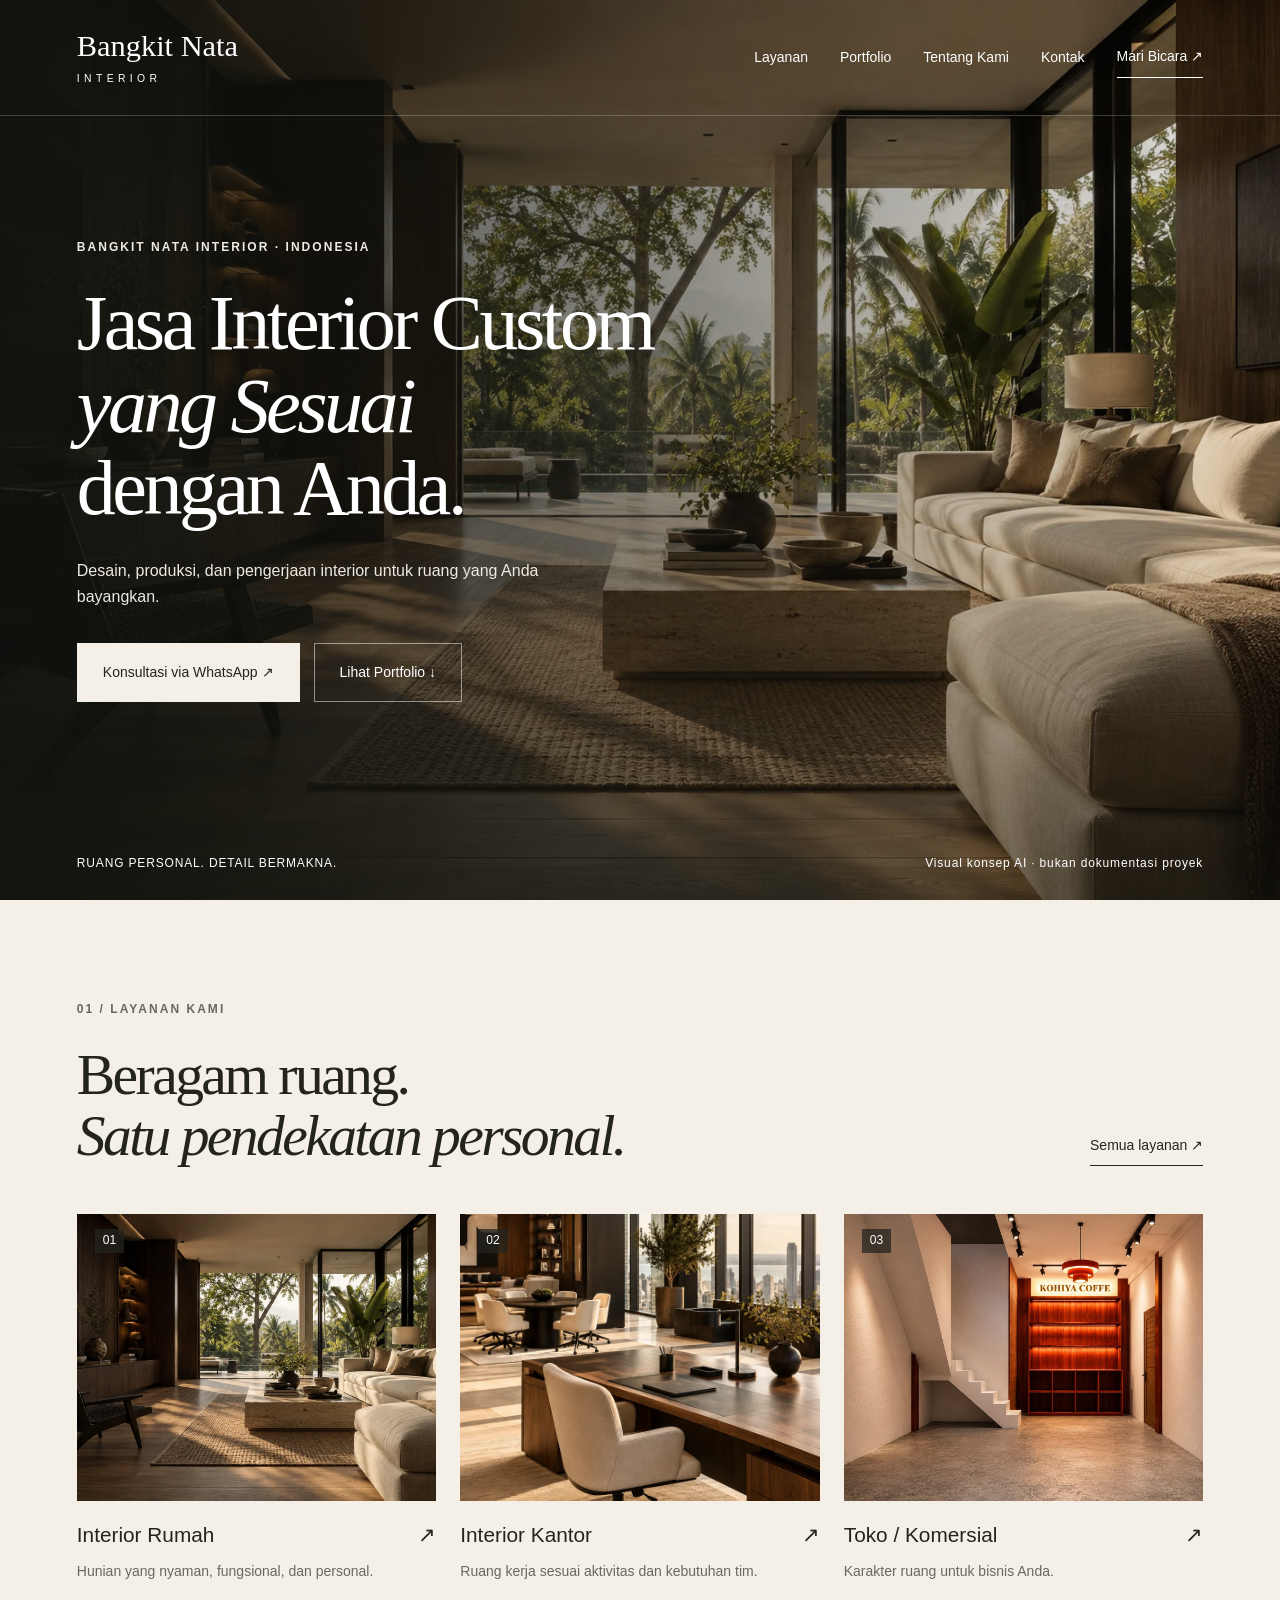
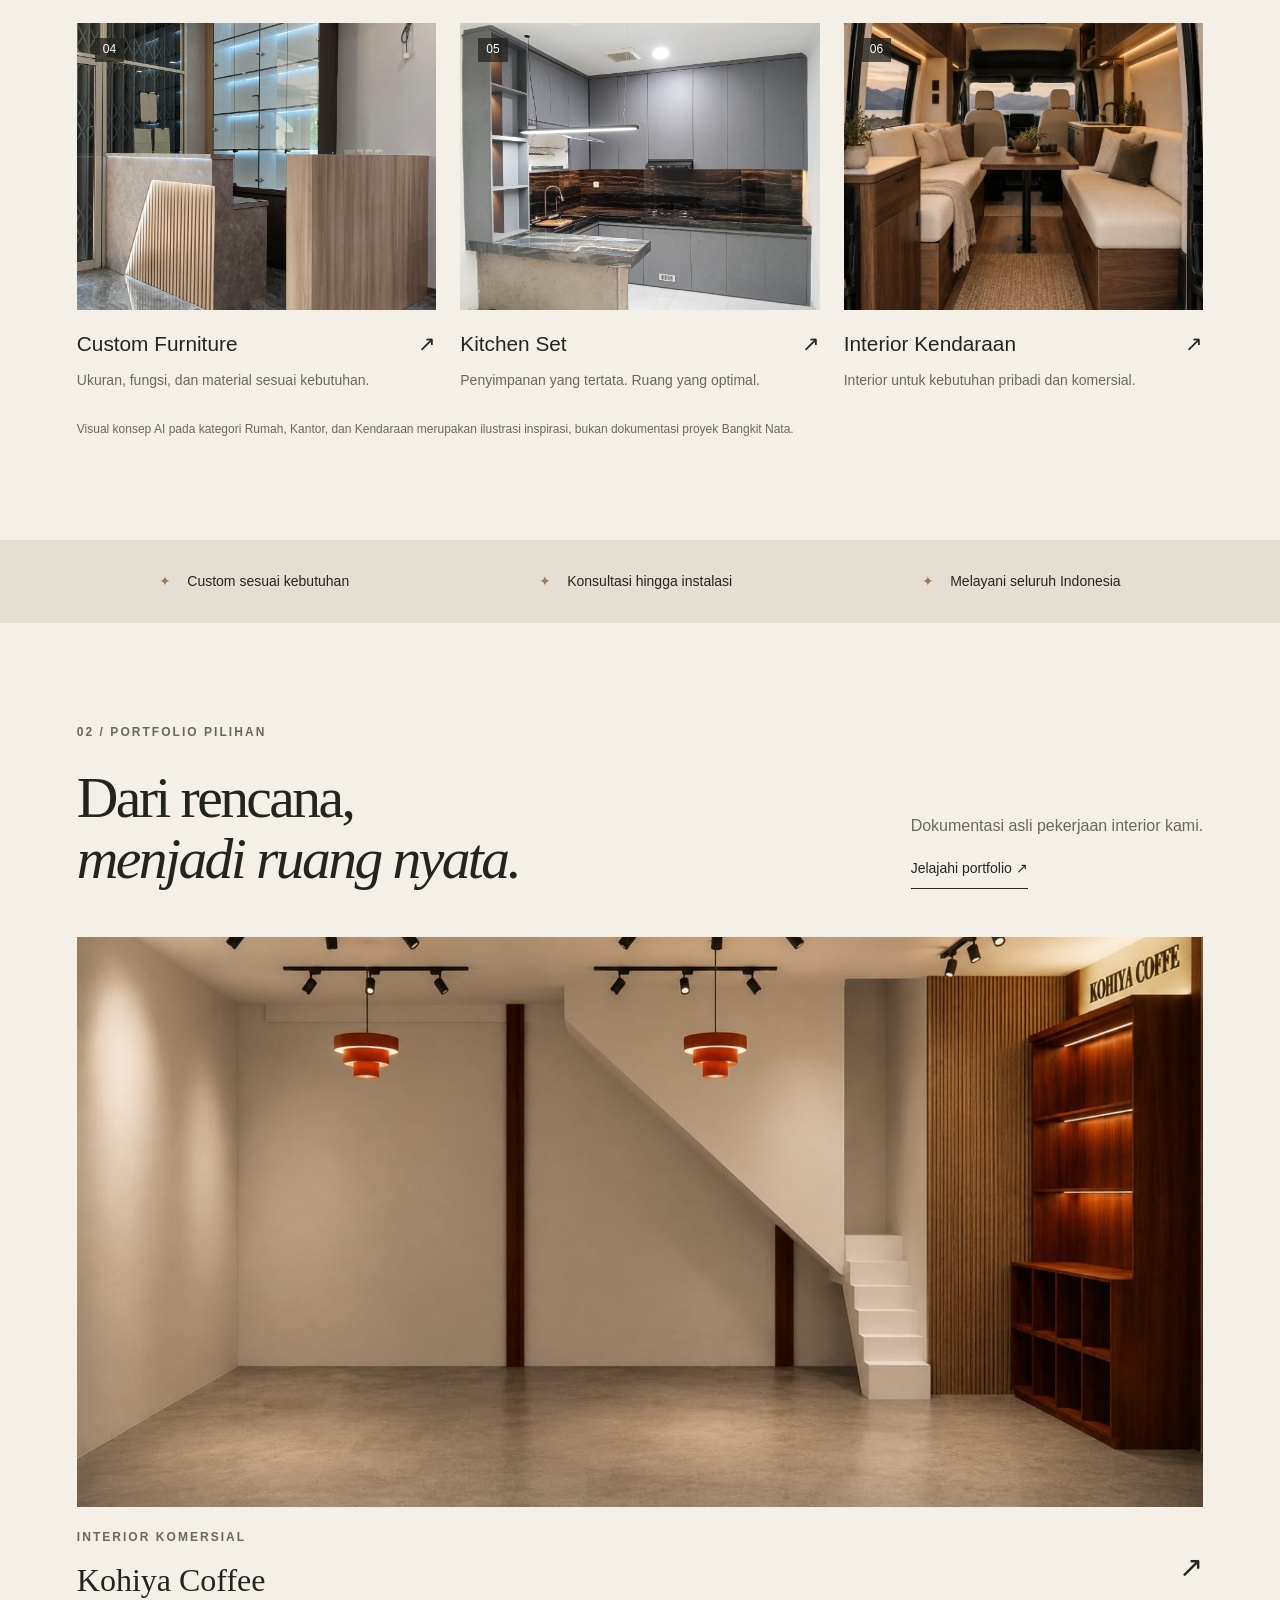
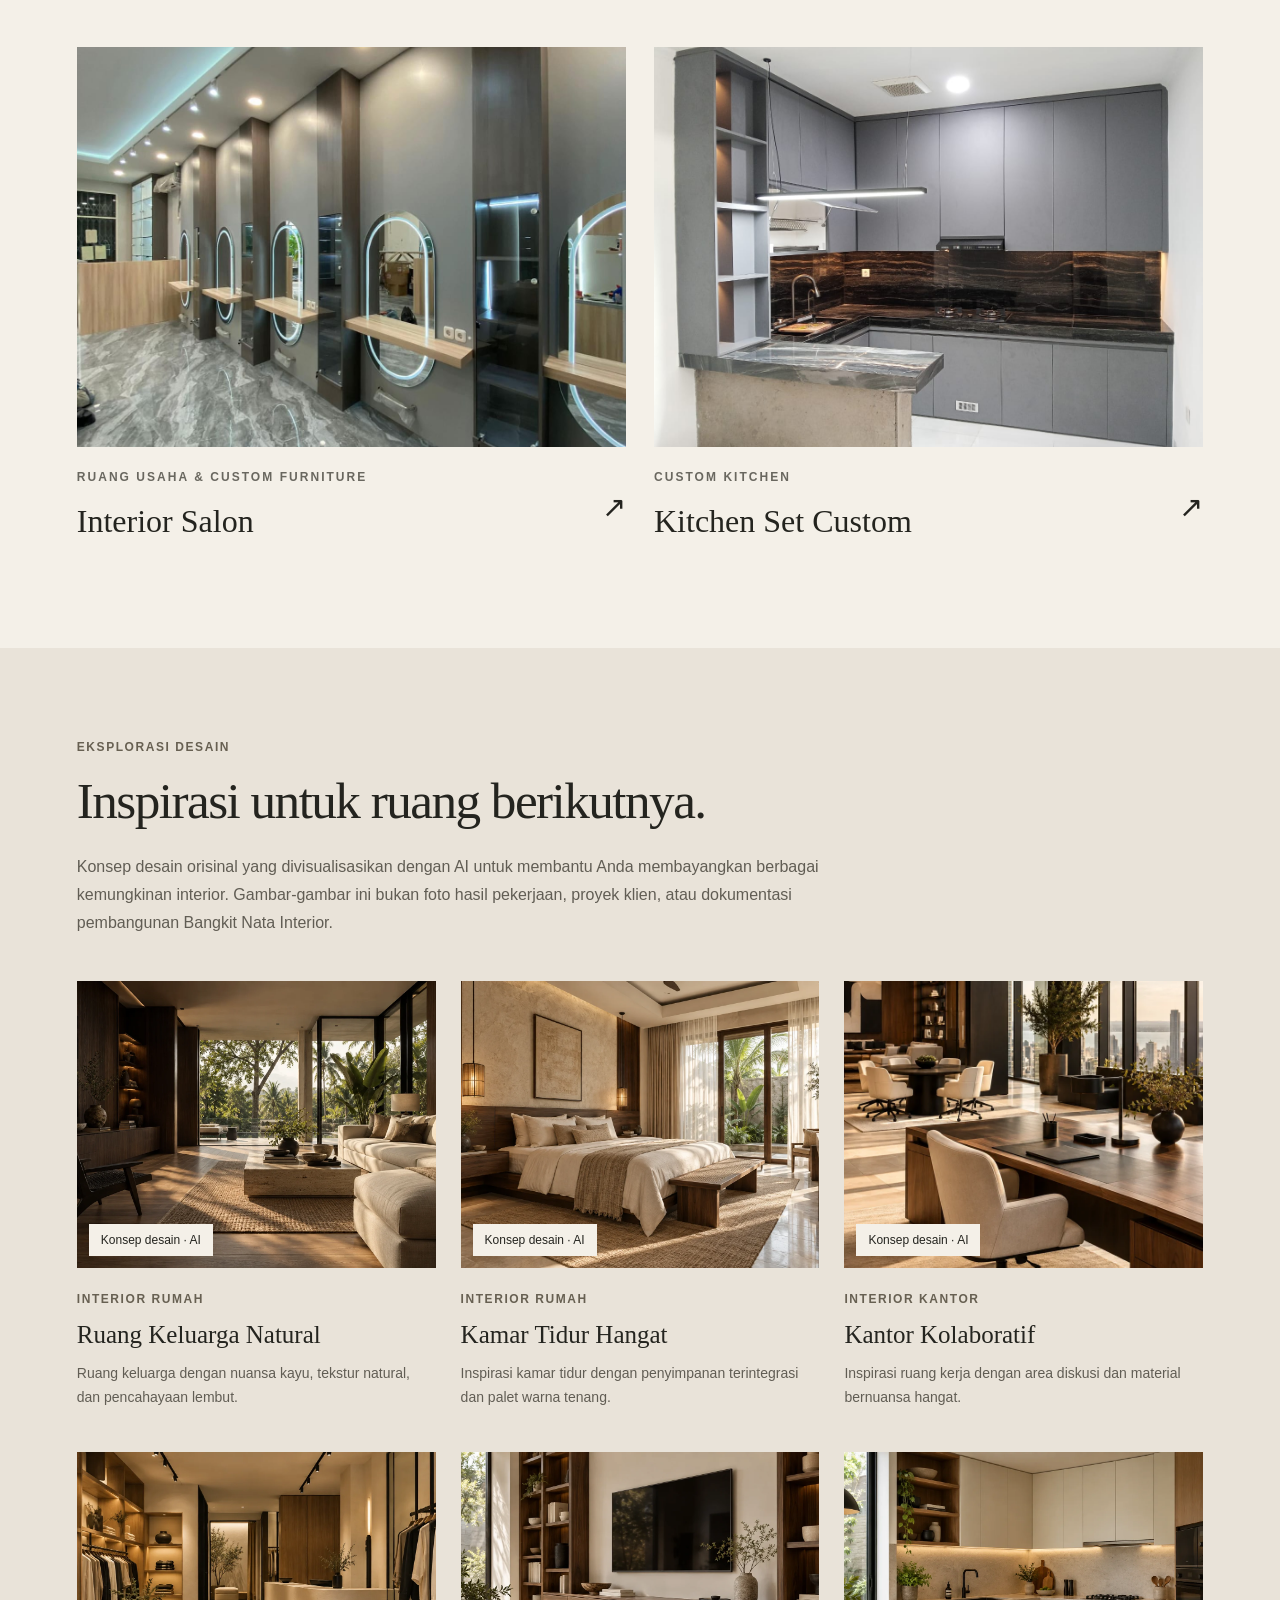
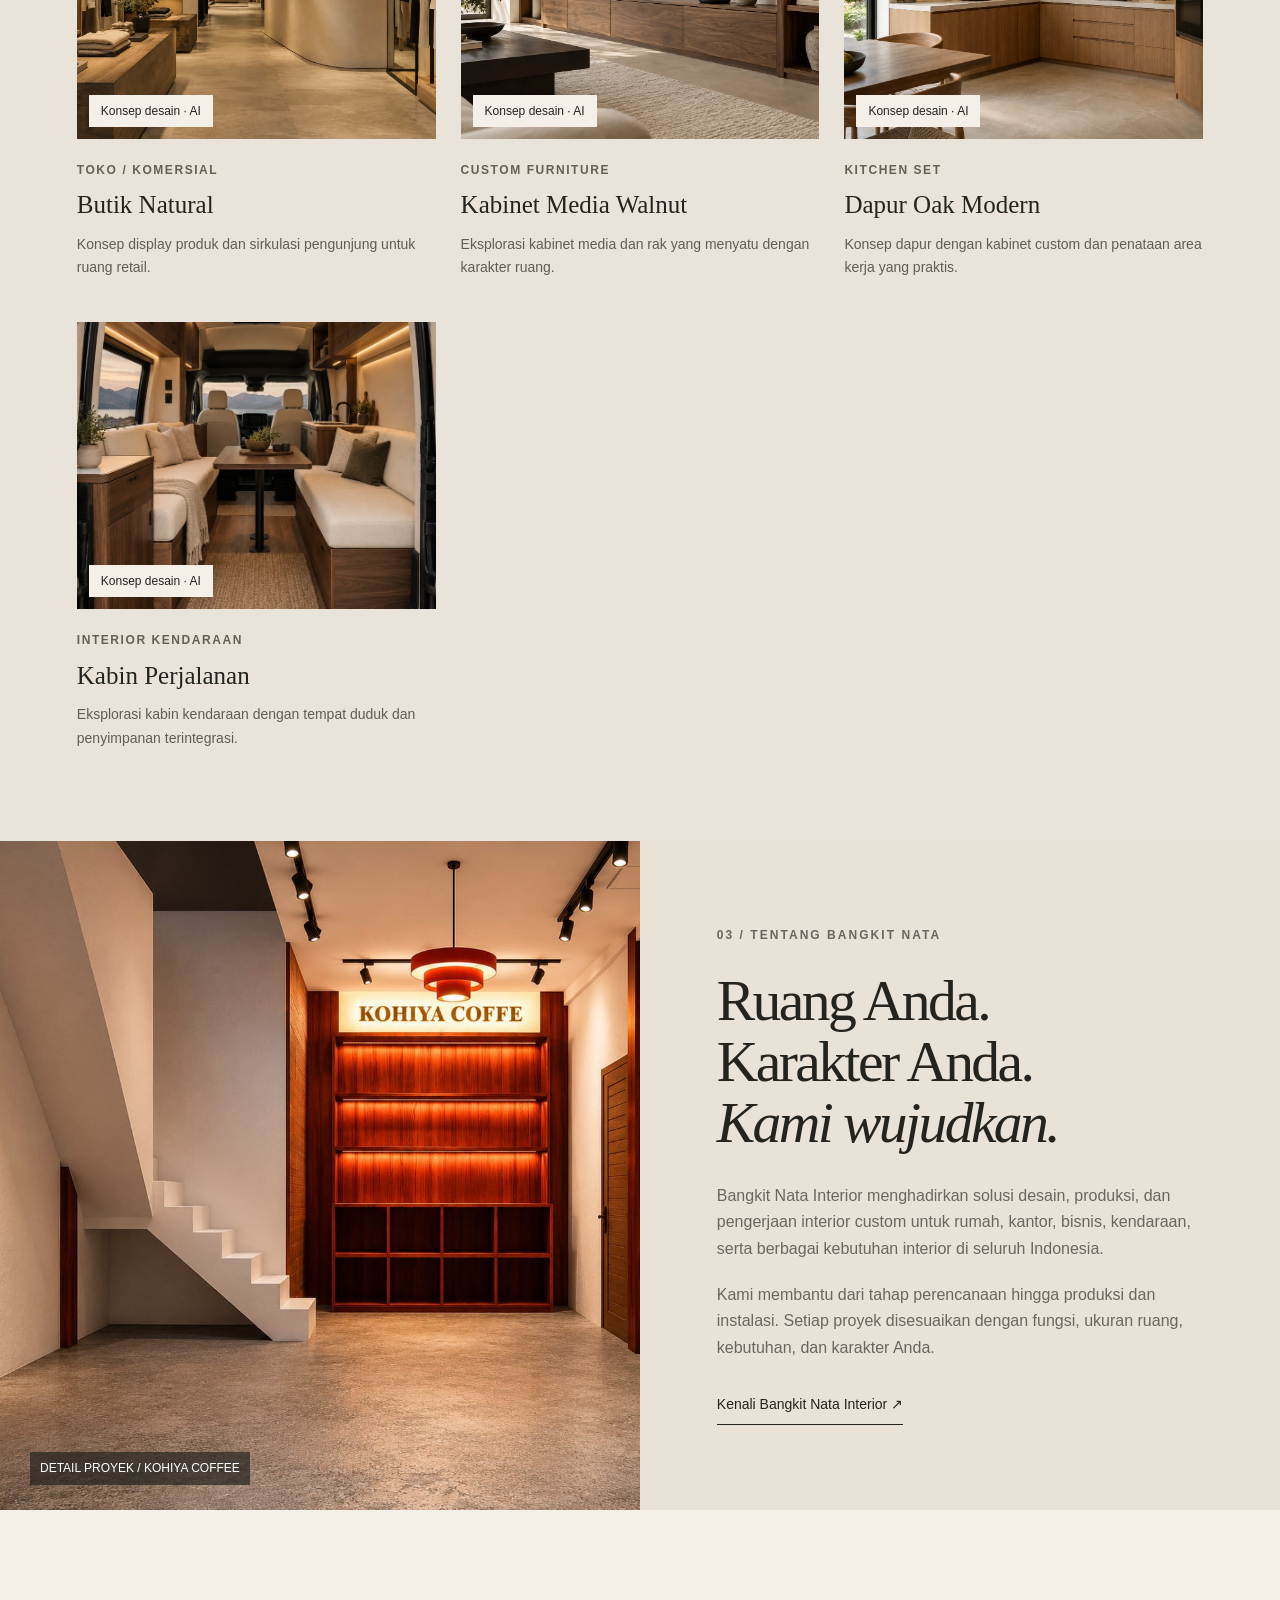
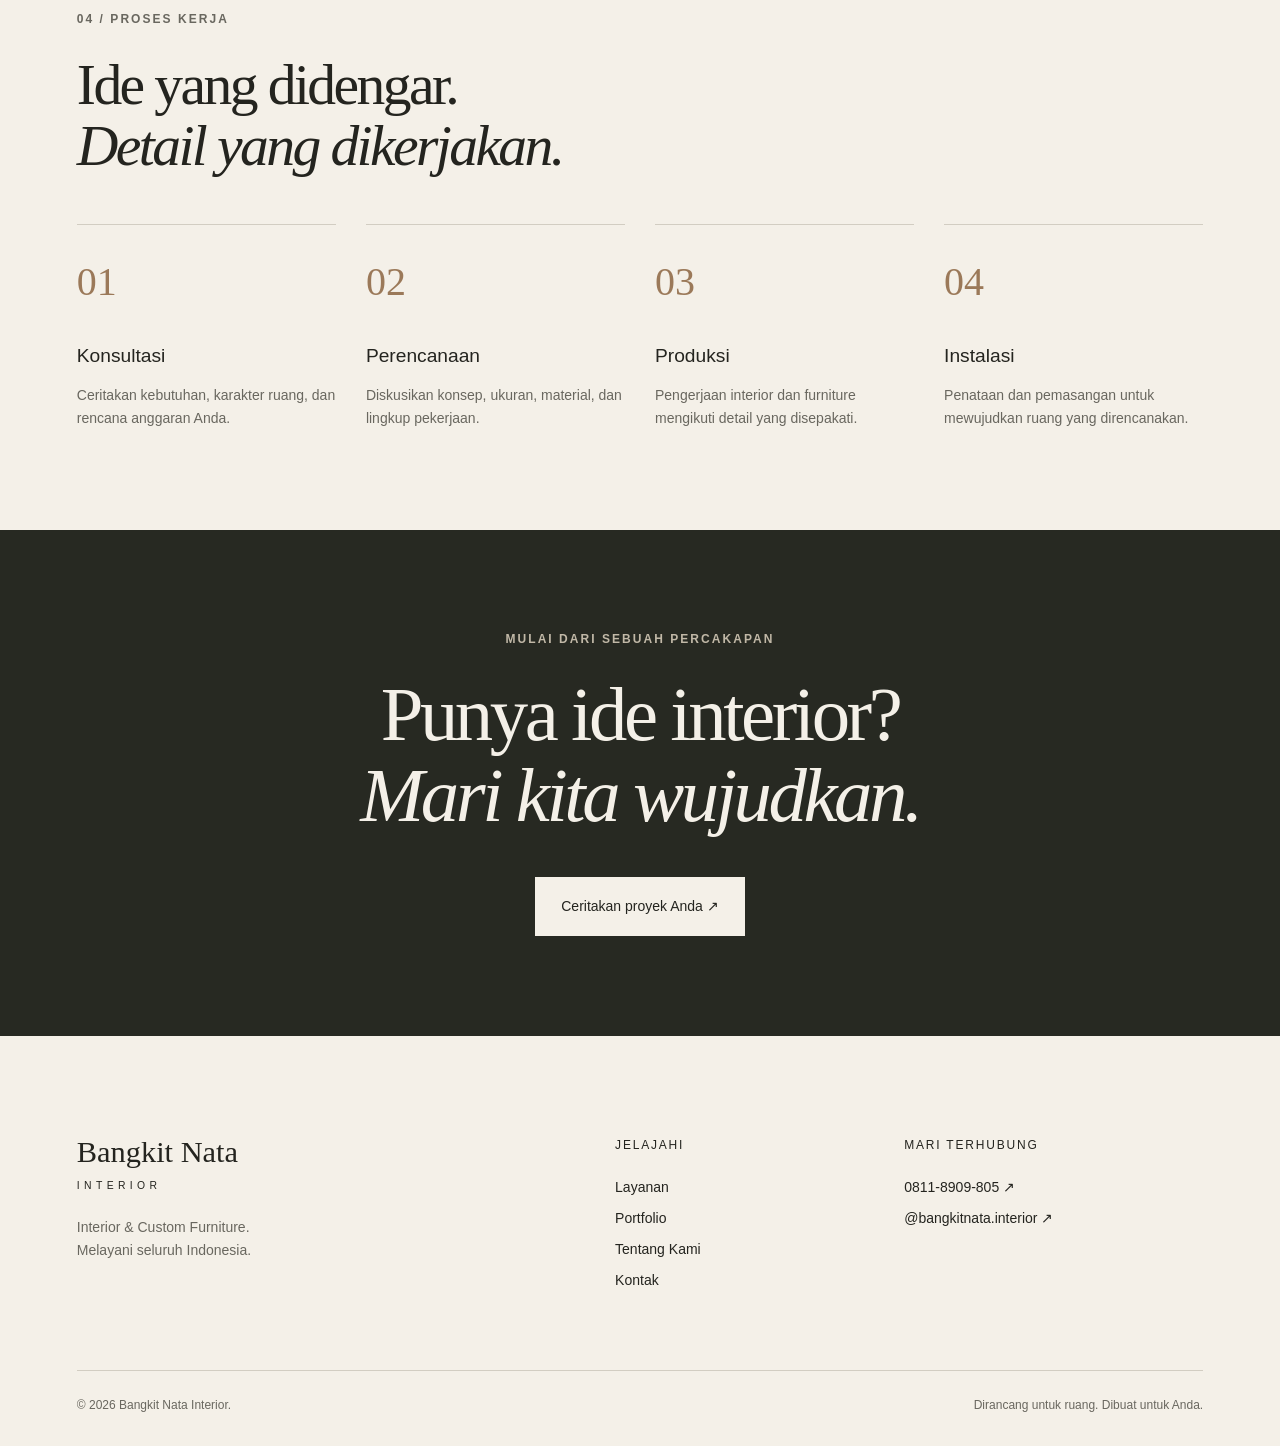
<file: index.html>
<!DOCTYPE html>
<html lang="id">
<head>
    <meta charset="UTF-8">
    <meta name="viewport" content="width=device-width, initial-scale=1.0">

    <title>Bangkit Nata Interior | Jasa Interior Custom Seluruh Indonesia</title>

    <meta name="description" content="Bangkit Nata Interior melayani jasa interior custom untuk rumah, kantor, toko, furniture, kitchen set, kendaraan dan kebutuhan interior lainnya di seluruh Indonesia.">

    <meta name="robots" content="index, follow">
    <meta name="author" content="Bangkit Nata Interior">

    <meta property="og:title" content="Bangkit Nata Interior">
    <meta property="og:description" content="Jasa interior custom untuk rumah, bisnis, furniture dan kendaraan di seluruh Indonesia.">
    <meta property="og:type" content="website">


    <link rel="canonical" href="https://bangkitnatainterior.com/">
<meta property="og:url" content="https://bangkitnatainterior.com/">
<meta property="og:image" content="https://bangkitnatainterior.com/assets/images/portfolio/salon-interior-03.jpeg">
<meta property="og:image:alt" content="Interior salon custom karya Bangkit Nata Interior">
<meta name="twitter:image" content="https://bangkitnatainterior.com/assets/images/portfolio/salon-interior-03.jpeg">
<meta property="og:site_name" content="Bangkit Nata Interior">
<meta property="og:locale" content="id_ID">
<meta name="twitter:card" content="summary_large_image">
<script type="application/ld+json">
{
  "@context": "https://schema.org",
  "@type": "HomeAndConstructionBusiness",
  "name": "Bangkit Nata Interior",
  "url": "https://bangkitnatainterior.com/",
  "description": "Jasa interior custom untuk rumah, kantor, toko, kitchen set, custom furniture, dan interior kendaraan dengan layanan proyek di seluruh Indonesia.",
  "telephone": "+628118909805",
  "areaServed": {
    "@type": "Country",
    "name": "Indonesia"
  },
  "sameAs": [
    "https://www.instagram.com/bangkitnata.interior/"
  ]
}
</script>
    <link rel="stylesheet" href="assets/css/home-v2.css">
<link rel="stylesheet" href="assets/css/concepts.css">
</head>

<body><a class="skip" href="#main">Lewati ke konten</a>
<header><a class="brand" href="index.html">Bangkit Nata<span>INTERIOR</span></a><button class="menu" aria-expanded="false" aria-controls="navigation">Menu <span>＋</span></button><nav id="navigation" aria-label="Navigasi utama"><a href="layanan.html">Layanan</a><a href="portfolio.html">Portfolio</a><a href="tentang.html">Tentang Kami</a><a href="kontak.html">Kontak</a><a class="nav-contact" href="https://wa.me/628118909805?text=Halo%20Bangkit%20Nata%20Interior%2C%20saya%20ingin%20konsultasi%20interior." target="_blank" rel="noopener">Mari Bicara ↗</a></nav></header>
<main id="main"><section class="hero"><img class="hero-image" src="assets/images/concept/hero.webp" alt="Ilustrasi konsep AI ruang keluarga bernuansa kayu dan cream" fetchpriority="high" width="1536" height="1024"><div class="hero-shade"></div><div class="hero-copy"><p class="eyebrow">BANGKIT NATA INTERIOR · INDONESIA</p><h1>Jasa Interior Custom<br><em>yang Sesuai</em><br>dengan Anda.</h1><p>Desain, produksi, dan pengerjaan interior untuk ruang yang Anda bayangkan.</p><div class="buttons"><a class="button light" href="https://wa.me/628118909805?text=Halo%20Bangkit%20Nata%20Interior%2C%20saya%20ingin%20konsultasi%20interior." target="_blank" rel="noopener">Konsultasi via WhatsApp ↗</a><a class="button outline" href="#portfolio">Lihat Portfolio ↓</a></div></div><div class="hero-bottom"><span>RUANG PERSONAL. DETAIL BERMAKNA.</span><span>Visual konsep AI · bukan dokumentasi proyek</span></div></section>
<section class="services wrap"><div class="heading"><div><p class="eyebrow">01 / LAYANAN KAMI</p><h2>Beragam ruang.<br><em>Satu pendekatan personal.</em></h2></div><a class="text-link" href="layanan.html">Semua layanan ↗</a></div><div class="service-grid"><a class="service" href="layanan/interior-rumah.html"><div class="service-photo"><img src="assets/images/concept/hero.webp" alt="Interior Rumah: ilustrasi suasana dan material, dibuat dengan AI" loading="lazy" width="640" height="720"><span>01</span></div><h3>Interior Rumah <span>↗</span></h3><p>Hunian yang nyaman, fungsional, dan personal.</p></a><a class="service" href="layanan/interior-kantor.html"><div class="service-photo"><img src="assets/images/concept/office.webp" alt="Interior Kantor: ilustrasi suasana dan material, dibuat dengan AI" loading="lazy" width="640" height="720"><span>02</span></div><h3>Interior Kantor <span>↗</span></h3><p>Ruang kerja sesuai aktivitas dan kebutuhan tim.</p></a><a class="service" href="layanan/interior-toko.html"><div class="service-photo"><img src="assets/images/portfolio/kohiya-02.jpeg" alt="Toko / Komersial: detail dokumentasi interior" loading="lazy" width="640" height="720"><span>03</span></div><h3>Toko / Komersial <span>↗</span></h3><p>Karakter ruang untuk bisnis Anda.</p></a><a class="service" href="layanan/custom-furniture.html"><div class="service-photo"><img src="assets/images/portfolio/salon-interior-02.jpeg" alt="Custom Furniture: detail dokumentasi interior" loading="lazy" width="640" height="720"><span>04</span></div><h3>Custom Furniture <span>↗</span></h3><p>Ukuran, fungsi, dan material sesuai kebutuhan.</p></a><a class="service" href="layanan/kitchen-set.html"><div class="service-photo"><img src="assets/images/portfolio/kitchen-set-03.jpeg" alt="Kitchen Set: detail dokumentasi interior" loading="lazy" width="640" height="720"><span>05</span></div><h3>Kitchen Set <span>↗</span></h3><p>Penyimpanan yang tertata. Ruang yang optimal.</p></a><a class="service" href="layanan/interior-kendaraan.html"><div class="service-photo"><img src="assets/images/concept/vehicle.webp" alt="Interior Kendaraan: ilustrasi suasana dan material, dibuat dengan AI" loading="lazy" width="640" height="720"><span>06</span></div><h3>Interior Kendaraan <span>↗</span></h3><p>Interior untuk kebutuhan pribadi dan komersial.</p></a></div><p class="image-note">Visual konsep AI pada kategori Rumah, Kantor, dan Kendaraan merupakan ilustrasi inspirasi, bukan dokumentasi proyek Bangkit Nata.</p></section>
<section class="trust"><span>Custom sesuai kebutuhan</span><span>Konsultasi hingga instalasi</span><span>Melayani seluruh Indonesia</span></section>
<section class="portfolio wrap" id="portfolio"><div class="heading"><div><p class="eyebrow">02 / PORTFOLIO PILIHAN</p><h2>Dari rencana,<br><em>menjadi ruang nyata.</em></h2></div><div><p>Dokumentasi asli pekerjaan interior kami.</p><a class="text-link" href="portfolio.html">Jelajahi portfolio ↗</a></div></div><div class="projects"><a class="project" href="portfolio.html"><img src="assets/images/portfolio/kohiya-01.jpeg" alt="Dokumentasi asli Kohiya Coffee" loading="lazy" width="1200" height="900"><div><div><p class="eyebrow">INTERIOR KOMERSIAL</p><h3>Kohiya Coffee</h3></div><span aria-hidden="true">↗</span></div></a><a class="project" href="portfolio.html"><img src="assets/images/portfolio/salon-interior-03.jpeg" alt="Dokumentasi asli Interior Salon" loading="lazy" width="1200" height="900"><div><div><p class="eyebrow">RUANG USAHA & CUSTOM FURNITURE</p><h3>Interior Salon</h3></div><span aria-hidden="true">↗</span></div></a><a class="project" href="portfolio.html"><img src="assets/images/portfolio/kitchen-set-03.jpeg" alt="Dokumentasi asli Kitchen Set Custom" loading="lazy" width="1200" height="900"><div><div><p class="eyebrow">CUSTOM KITCHEN</p><h3>Kitchen Set Custom</h3></div><span aria-hidden="true">↗</span></div></a></div></section><section class="concept-gallery" id="konsep"><div class="concept-heading"><p class="concept-eyebrow">EKSPLORASI DESAIN</p><h2>Inspirasi untuk ruang berikutnya.</h2><p>Konsep desain orisinal yang divisualisasikan dengan AI untuk membantu Anda membayangkan berbagai kemungkinan interior. Gambar-gambar ini bukan foto hasil pekerjaan, proyek klien, atau dokumentasi pembangunan Bangkit Nata Interior.</p></div><div class="concept-grid"><article class="concept-card"><div class="concept-image"><img src="assets/images/concept/hero.webp" alt="Visualisasi AI — konsep Ruang Keluarga Natural, bukan proyek yang sudah dikerjakan" loading="lazy" width="1200" height="800"><span>Konsep desain · AI</span></div><p class="concept-eyebrow">Interior Rumah</p><h3>Ruang Keluarga Natural</h3><p>Ruang keluarga dengan nuansa kayu, tekstur natural, dan pencahayaan lembut.</p></article><article class="concept-card"><div class="concept-image"><img src="assets/images/concept/bedroom.webp" alt="Visualisasi AI — konsep Kamar Tidur Hangat, bukan proyek yang sudah dikerjakan" loading="lazy" width="1200" height="800"><span>Konsep desain · AI</span></div><p class="concept-eyebrow">Interior Rumah</p><h3>Kamar Tidur Hangat</h3><p>Inspirasi kamar tidur dengan penyimpanan terintegrasi dan palet warna tenang.</p></article><article class="concept-card"><div class="concept-image"><img src="assets/images/concept/office.webp" alt="Visualisasi AI — konsep Kantor Kolaboratif, bukan proyek yang sudah dikerjakan" loading="lazy" width="1200" height="800"><span>Konsep desain · AI</span></div><p class="concept-eyebrow">Interior Kantor</p><h3>Kantor Kolaboratif</h3><p>Inspirasi ruang kerja dengan area diskusi dan material bernuansa hangat.</p></article><article class="concept-card"><div class="concept-image"><img src="assets/images/concept/retail.webp" alt="Visualisasi AI — konsep Butik Natural, bukan proyek yang sudah dikerjakan" loading="lazy" width="1200" height="800"><span>Konsep desain · AI</span></div><p class="concept-eyebrow">Toko / Komersial</p><h3>Butik Natural</h3><p>Konsep display produk dan sirkulasi pengunjung untuk ruang retail.</p></article><article class="concept-card"><div class="concept-image"><img src="assets/images/concept/furniture.webp" alt="Visualisasi AI — konsep Kabinet Media Walnut, bukan proyek yang sudah dikerjakan" loading="lazy" width="1200" height="800"><span>Konsep desain · AI</span></div><p class="concept-eyebrow">Custom Furniture</p><h3>Kabinet Media Walnut</h3><p>Eksplorasi kabinet media dan rak yang menyatu dengan karakter ruang.</p></article><article class="concept-card"><div class="concept-image"><img src="assets/images/concept/kitchen.webp" alt="Visualisasi AI — konsep Dapur Oak Modern, bukan proyek yang sudah dikerjakan" loading="lazy" width="1200" height="800"><span>Konsep desain · AI</span></div><p class="concept-eyebrow">Kitchen Set</p><h3>Dapur Oak Modern</h3><p>Konsep dapur dengan kabinet custom dan penataan area kerja yang praktis.</p></article><article class="concept-card"><div class="concept-image"><img src="assets/images/concept/vehicle.webp" alt="Visualisasi AI — konsep Kabin Perjalanan, bukan proyek yang sudah dikerjakan" loading="lazy" width="1200" height="800"><span>Konsep desain · AI</span></div><p class="concept-eyebrow">Interior Kendaraan</p><h3>Kabin Perjalanan</h3><p>Eksplorasi kabin kendaraan dengan tempat duduk dan penyimpanan terintegrasi.</p></article></div></section><section class="about"><div class="about-photo"><img src="assets/images/portfolio/kohiya-02.jpeg" alt="Detail furniture kayu pada proyek Kohiya Coffee" loading="lazy" width="1000" height="1200"><span>DETAIL PROYEK / KOHIYA COFFEE</span></div><div class="about-copy"><p class="eyebrow">03 / TENTANG BANGKIT NATA</p><h2>Ruang Anda.<br>Karakter Anda.<br><em>Kami wujudkan.</em></h2><p>Bangkit Nata Interior menghadirkan solusi desain, produksi, dan pengerjaan interior custom untuk rumah, kantor, bisnis, kendaraan, serta berbagai kebutuhan interior di seluruh Indonesia.</p><p>Kami membantu dari tahap perencanaan hingga produksi dan instalasi. Setiap proyek disesuaikan dengan fungsi, ukuran ruang, kebutuhan, dan karakter Anda.</p><a class="text-link" href="tentang.html">Kenali Bangkit Nata Interior ↗</a></div></section>
<section class="process wrap"><div class="heading"><div><p class="eyebrow">04 / PROSES KERJA</p><h2>Ide yang didengar.<br><em>Detail yang dikerjakan.</em></h2></div></div><div class="steps"><div><span>01</span><h3>Konsultasi</h3><p>Ceritakan kebutuhan, karakter ruang, dan rencana anggaran Anda.</p></div><div><span>02</span><h3>Perencanaan</h3><p>Diskusikan konsep, ukuran, material, dan lingkup pekerjaan.</p></div><div><span>03</span><h3>Produksi</h3><p>Pengerjaan interior dan furniture mengikuti detail yang disepakati.</p></div><div><span>04</span><h3>Instalasi</h3><p>Penataan dan pemasangan untuk mewujudkan ruang yang direncanakan.</p></div></div></section><section class="cta"><p class="eyebrow">MULAI DARI SEBUAH PERCAKAPAN</p><h2>Punya ide interior?<br><em>Mari kita wujudkan.</em></h2><a class="button light" href="https://wa.me/628118909805?text=Halo%20Bangkit%20Nata%20Interior%2C%20saya%20ingin%20konsultasi%20interior." target="_blank" rel="noopener">Ceritakan proyek Anda ↗</a></section></main>
<footer class="wrap"><div class="footer-grid"><div><a class="brand" href="index.html">Bangkit Nata<span>INTERIOR</span></a><p>Interior & Custom Furniture.<br>Melayani seluruh Indonesia.</p></div><div><h3>Jelajahi</h3><a href="layanan.html">Layanan</a><a href="portfolio.html">Portfolio</a><a href="tentang.html">Tentang Kami</a><a href="kontak.html">Kontak</a></div><div><h3>Mari Terhubung</h3><a href="https://wa.me/628118909805?text=Halo%20Bangkit%20Nata%20Interior%2C%20saya%20ingin%20konsultasi%20interior." target="_blank" rel="noopener">0811-8909-805 ↗</a><a href="https://www.instagram.com/bangkitnata.interior/" target="_blank" rel="noopener">@bangkitnata.interior ↗</a></div></div><div class="footer-bottom"><span>© 2026 Bangkit Nata Interior.</span><span>Dirancang untuk ruang. Dibuat untuk Anda.</span></div></footer>
<script src="assets/js/home-v2.js"></script></body></html>
</file>
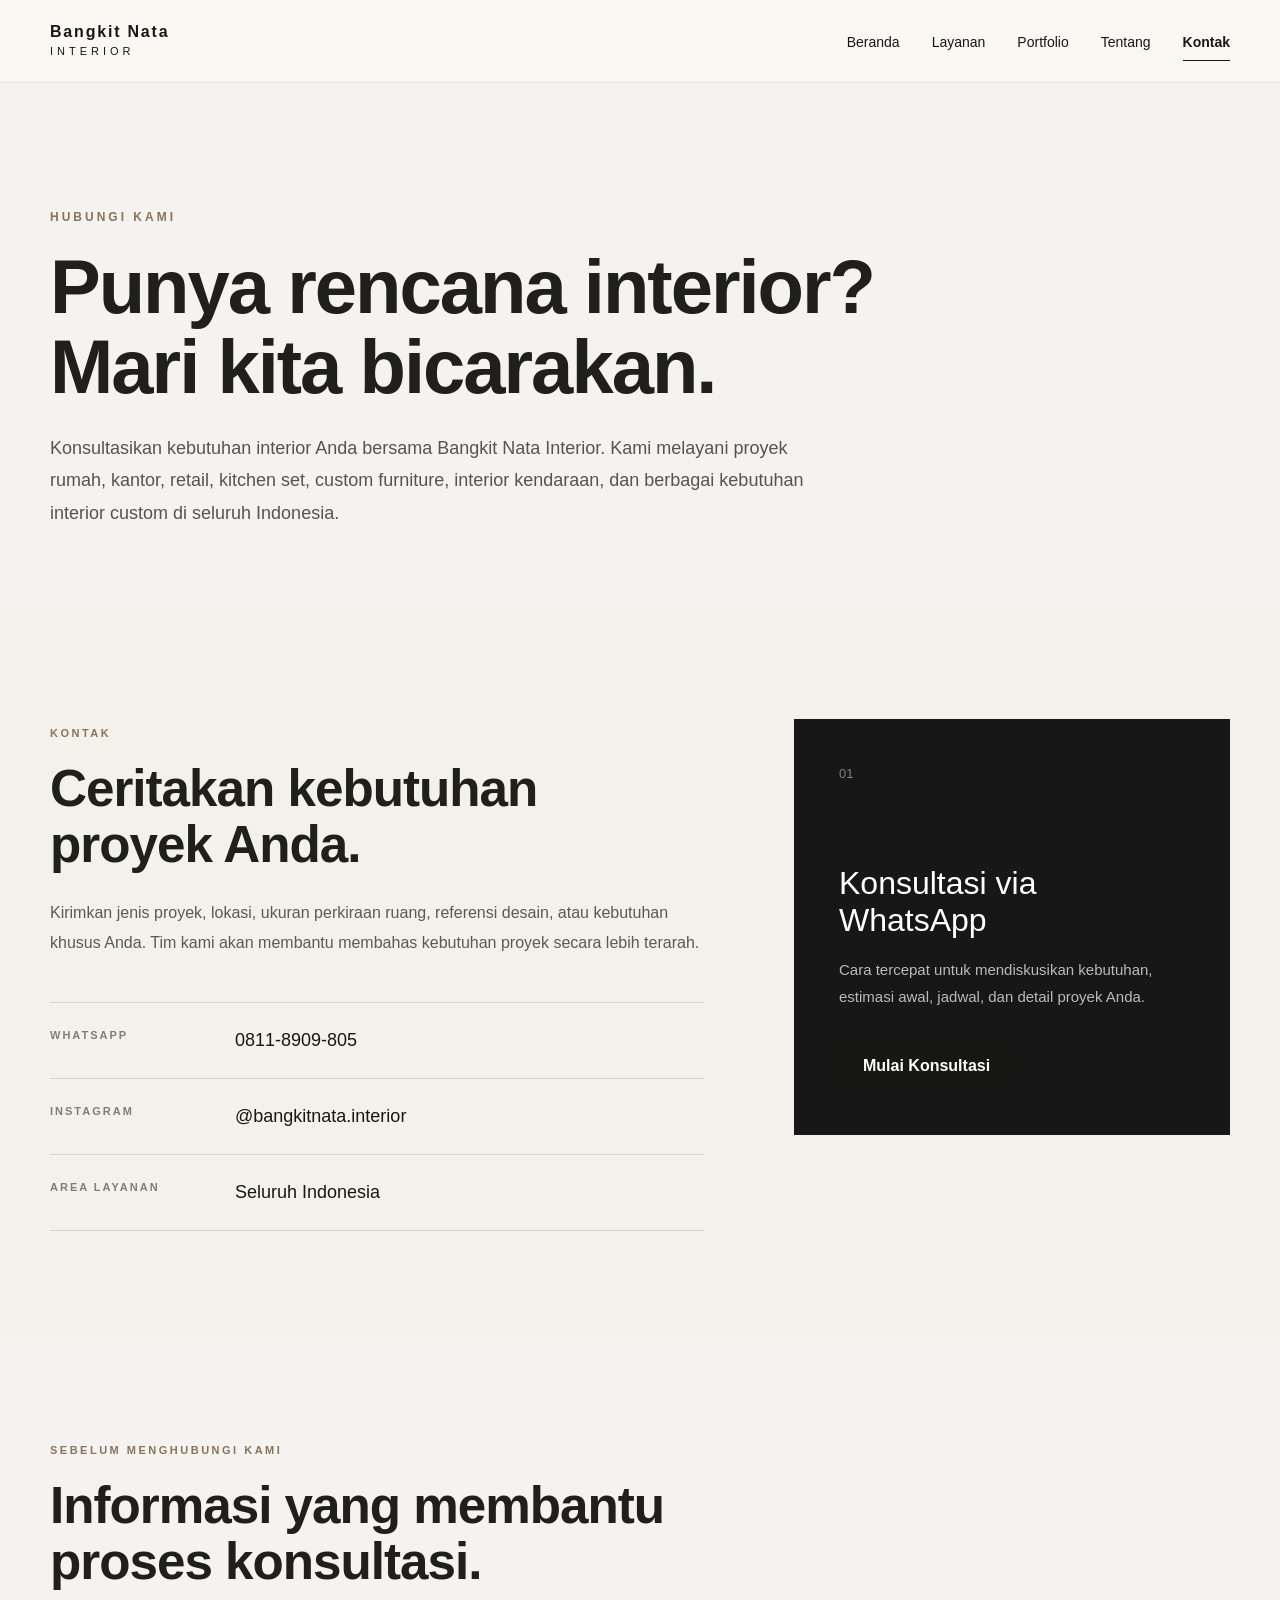
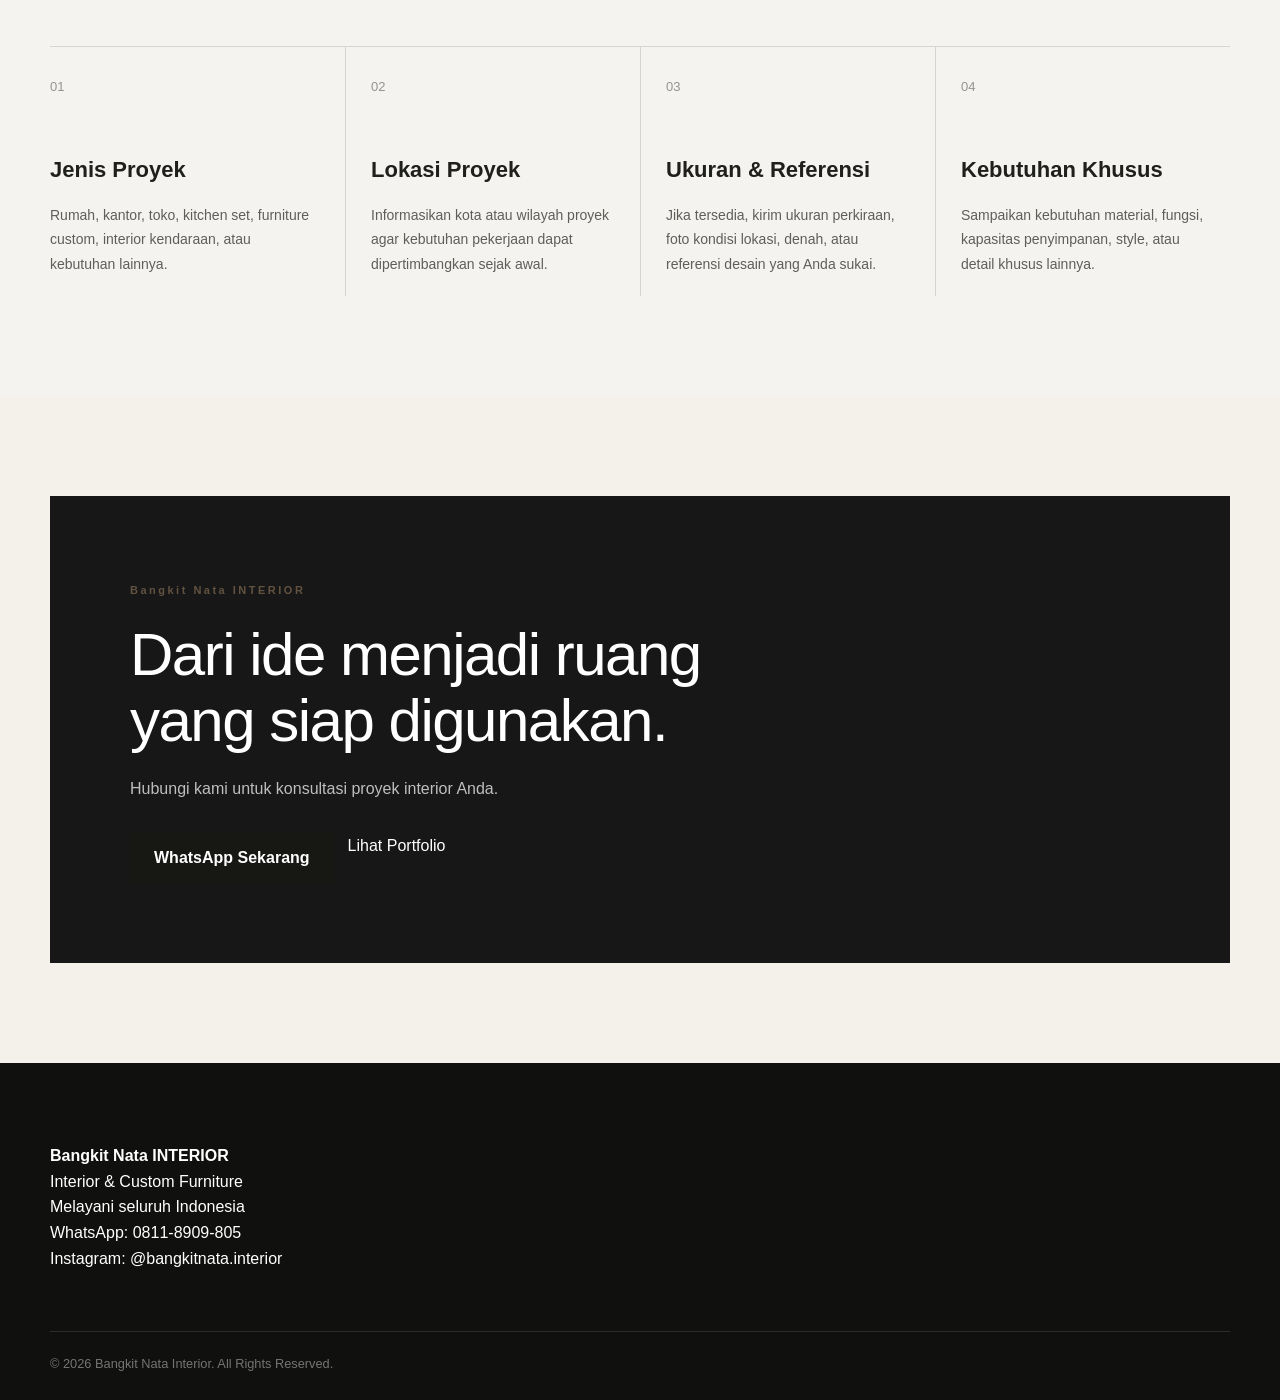
<file: kontak.html>
<!DOCTYPE html>
<html lang="id">
<head>
    <meta charset="UTF-8">
    <meta name="viewport" content="width=device-width, initial-scale=1.0">

    <title>Kontak Bangkit Nata Interior | Konsultasi Interior</title>

    <meta name="description"
          content="Hubungi Bangkit Nata Interior untuk konsultasi interior rumah, kantor, retail, kitchen set, custom furniture, interior kendaraan, dan kebutuhan interior lainnya di seluruh Indonesia.">

    <meta name="keywords"
          content="kontak jasa interior, konsultasi interior, interior Indonesia, kitchen set custom, custom furniture, interior rumah, interior kantor">

    <meta name="robots" content="index, follow">

    <link rel="canonical" href="https://bangkitnatainterior.com/kontak.html">
<meta property="og:url" content="https://bangkitnatainterior.com/kontak.html">
<meta property="og:site_name" content="Bangkit Nata Interior">
<meta property="og:locale" content="id_ID">
<meta name="twitter:card" content="summary_large_image">
<meta property="og:image" content="https://bangkitnatainterior.com/assets/images/portfolio/salon-interior-03.jpeg">
<meta property="og:image:alt" content="Bangkit Nata Interior — Jasa Interior Custom Indonesia">
<meta name="twitter:image" content="https://bangkitnatainterior.com/assets/images/portfolio/salon-interior-03.jpeg">

<script type="application/ld+json">
{
  "@context": "https://schema.org",
  "@type": "ContactPage",
  "name": "Kontak Bangkit Nata Interior",
  "url": "https://bangkitnatainterior.com/kontak.html",
  "description": "Hubungi Bangkit Nata Interior untuk konsultasi dan kebutuhan jasa interior custom di Indonesia.",
  "isPartOf": {
    "@type": "WebSite",
    "name": "Bangkit Nata Interior",
    "url": "https://bangkitnatainterior.com/"
  },
  "about": {
    "@type": "HomeAndConstructionBusiness",
    "name": "Bangkit Nata Interior",
    "url": "https://bangkitnatainterior.com/",
    "telephone": "+628118909805",
    "areaServed": {
      "@type": "Country",
      "name": "Indonesia"
    }
  }
}
</script>

    <link rel="stylesheet" href="assets/css/style.css">
</head>

<body>

    <!-- HEADER -->
    <header class="header">
        <div class="container nav-container">

            <a href="index.html" class="logo">
                Bangkit Nata
                <span>INTERIOR</span>
            </a>

            <nav class="nav">
                <a href="index.html">Beranda</a>
                <a href="layanan.html">Layanan</a>
                <a href="portfolio.html">Portfolio</a>
                <a href="tentang.html">Tentang</a>
                <a href="kontak.html" class="active">Kontak</a>
            </nav>

        </div>
    </header>


    <!-- HERO -->
    <section class="contact-hero">
        <div class="container">

            <span class="section-label">HUBUNGI KAMI</span>

            <h1>
                Punya rencana interior?
                <br>
                Mari kita bicarakan.
            </h1>

            <p>
                Konsultasikan kebutuhan interior Anda bersama Bangkit Nata Interior.
                Kami melayani proyek rumah, kantor, retail, kitchen set,
                custom furniture, interior kendaraan, dan berbagai kebutuhan
                interior custom di seluruh Indonesia.
            </p>

        </div>
    </section>


    <!-- CONTACT CONTENT -->
    <main class="contact-page">

        <section class="contact-section">
            <div class="container contact-grid">

                <!-- CONTACT INFO -->
                <div class="contact-info">

                    <span class="section-label">KONTAK</span>

                    <h2>
                        Ceritakan kebutuhan
                        <br>
                        proyek Anda.
                    </h2>

                    <p>
                        Kirimkan jenis proyek, lokasi, ukuran perkiraan ruang,
                        referensi desain, atau kebutuhan khusus Anda.
                        Tim kami akan membantu membahas kebutuhan proyek secara
                        lebih terarah.
                    </p>

                    <div class="contact-list">

                        <div class="contact-item">
                            <span class="contact-label">WHATSAPP</span>
                            <a
                                href="https://wa.me/628118909805?text=Halo%20Bangkit%20Nama%20Interior%2C%20saya%20ingin%20konsultasi%20mengenai%20kebutuhan%20interior."
                                target="_blank"
                                rel="noopener noreferrer">
                                0811-8909-805
                            </a>
                        </div>

                        <div class="contact-item">
                            <span class="contact-label">INSTAGRAM</span>
                            <a
                                href="https://www.instagram.com/bangkitnata.interior/"
                                target="_blank"
                                rel="noopener noreferrer">
                                @bangkitnata.interior
                            </a>
                        </div>

                        <div class="contact-item">
                            <span class="contact-label">AREA LAYANAN</span>
                            <p>Seluruh Indonesia</p>
                        </div>

                    </div>

                </div>


                <!-- QUICK CONTACT -->
                <div class="contact-card">

                    <span class="contact-card-number">01</span>

                    <h3>Konsultasi via WhatsApp</h3>

                    <p>
                        Cara tercepat untuk mendiskusikan kebutuhan,
                        estimasi awal, jadwal, dan detail proyek Anda.
                    </p>

                    <a
                        href="https://wa.me/628118909805?text=Halo%20Bangkit%20Nama%20Interior%2C%20saya%20ingin%20konsultasi%20mengenai%20kebutuhan%20interior."
                        target="_blank"
                        rel="noopener noreferrer"
                        class="btn btn-primary">
                        Mulai Konsultasi
                    </a>

                </div>

            </div>
        </section>


        <!-- PROCESS -->
        <section class="contact-process">
            <div class="container">

                <div class="contact-process-heading">
                    <span class="section-label">SEBELUM MENGHUBUNGI KAMI</span>

                    <h2>
                        Informasi yang membantu
                        <br>
                        proses konsultasi.
                    </h2>
                </div>

                <div class="contact-process-grid">

                    <div class="contact-process-item">
                        <span>01</span>
                        <h3>Jenis Proyek</h3>
                        <p>
                            Rumah, kantor, toko, kitchen set,
                            furniture custom, interior kendaraan,
                            atau kebutuhan lainnya.
                        </p>
                    </div>

                    <div class="contact-process-item">
                        <span>02</span>
                        <h3>Lokasi Proyek</h3>
                        <p>
                            Informasikan kota atau wilayah proyek
                            agar kebutuhan pekerjaan dapat
                            dipertimbangkan sejak awal.
                        </p>
                    </div>

                    <div class="contact-process-item">
                        <span>03</span>
                        <h3>Ukuran & Referensi</h3>
                        <p>
                            Jika tersedia, kirim ukuran perkiraan,
                            foto kondisi lokasi, denah, atau referensi
                            desain yang Anda sukai.
                        </p>
                    </div>

                    <div class="contact-process-item">
                        <span>04</span>
                        <h3>Kebutuhan Khusus</h3>
                        <p>
                            Sampaikan kebutuhan material, fungsi,
                            kapasitas penyimpanan, style, atau detail
                            khusus lainnya.
                        </p>
                    </div>

                </div>

            </div>
        </section>


        <!-- FINAL CTA -->
        <section class="contact-final">
            <div class="container">

                <div class="contact-final-box">

                    <span class="section-label">Bangkit Nata INTERIOR</span>

                    <h2>
                        Dari ide menjadi ruang
                        <br>
                        yang siap digunakan.
                    </h2>

                    <p>
                        Hubungi kami untuk konsultasi proyek interior Anda.
                    </p>

                    <div class="contact-final-actions">

                        <a
                            href="https://wa.me/628118909805?text=Halo%20Bangkit%20Nama%20Interior%2C%20saya%20ingin%20konsultasi%20mengenai%20kebutuhan%20interior."
                            target="_blank"
                            rel="noopener noreferrer"
                            class="btn btn-primary">
                            WhatsApp Sekarang
                        </a>

                        <a
                            href="portfolio.html"
                            class="btn btn-outline">
                            Lihat Portfolio
                        </a>

                    </div>

                </div>

            </div>
        </section>

    </main>


    <!-- FOOTER -->
    <footer class="footer">
        <div class="container footer-content">

            <div>
                <strong>Bangkit Nata INTERIOR</strong>

                <p>
                    Interior & Custom Furniture
                    <br>
                    Melayani seluruh Indonesia
                </p>
            </div>

            <div>
                <p>
                    WhatsApp:
                    <a href="https://wa.me/628118909805">
                        0811-8909-805
                    </a>
                </p>

                <p>
                    Instagram:
                    <a
                        href="https://www.instagram.com/bangkitnata.interior/"
                        target="_blank"
                        rel="noopener noreferrer">
                        @bangkitnata.interior
                    </a>
                </p>
            </div>

        </div>

        <div class="container footer-bottom">
            <p>
                © 2026 Bangkit Nata Interior. All Rights Reserved.
            </p>
        </div>
    </footer>


    <script src="assets/js/main.js"></script>

</body>
</html>
</file>
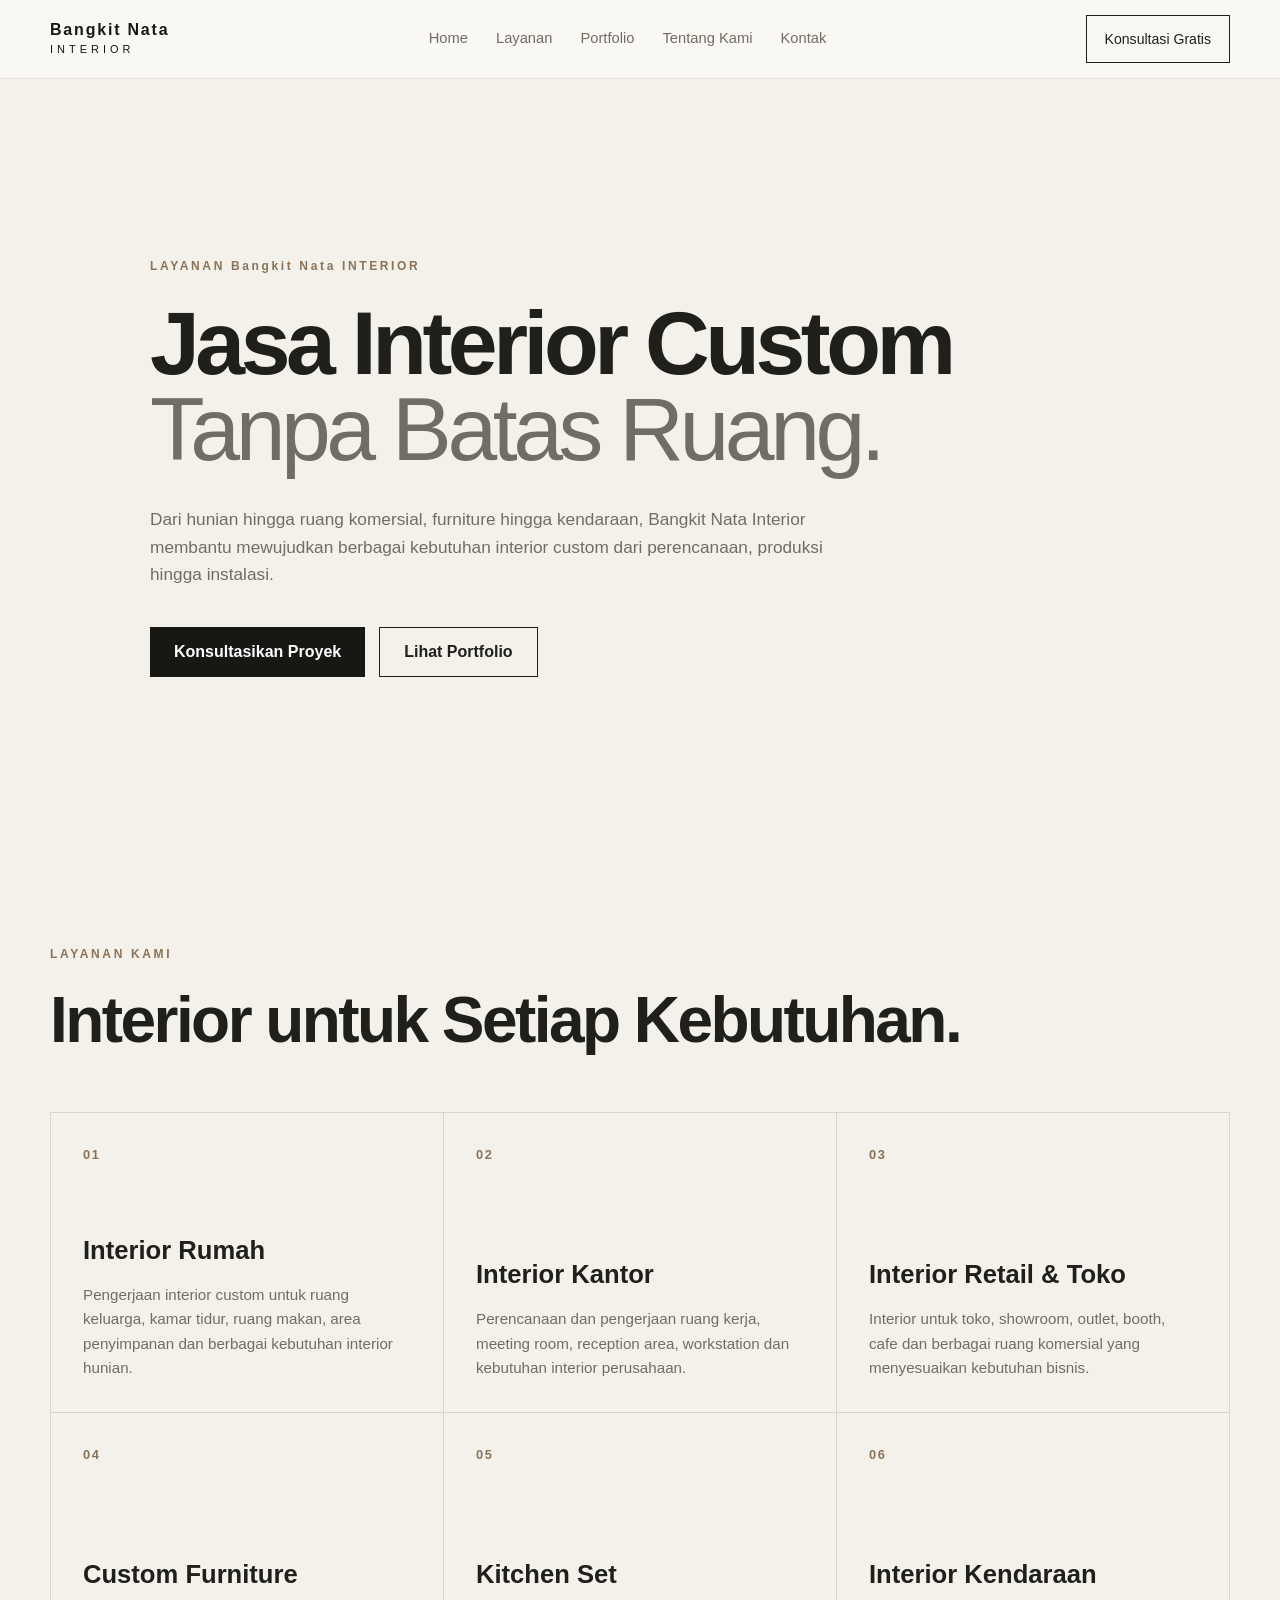
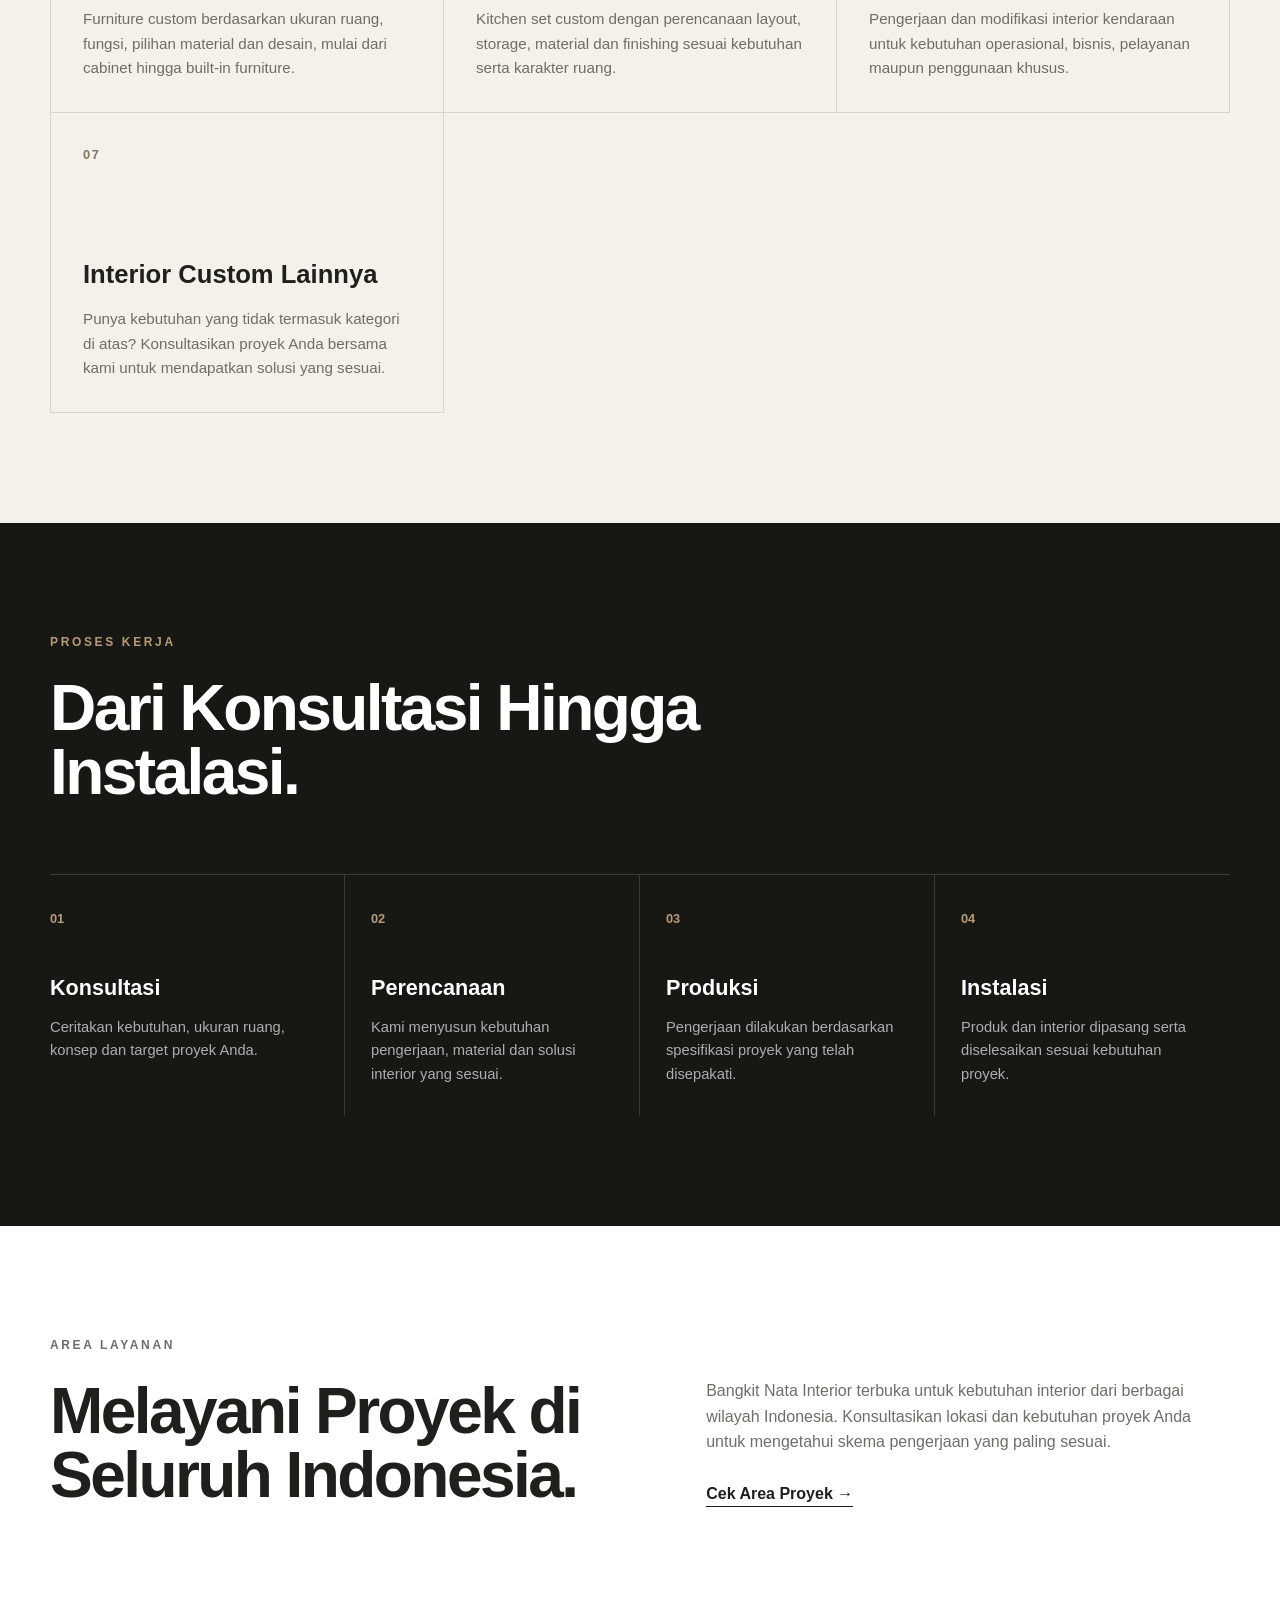
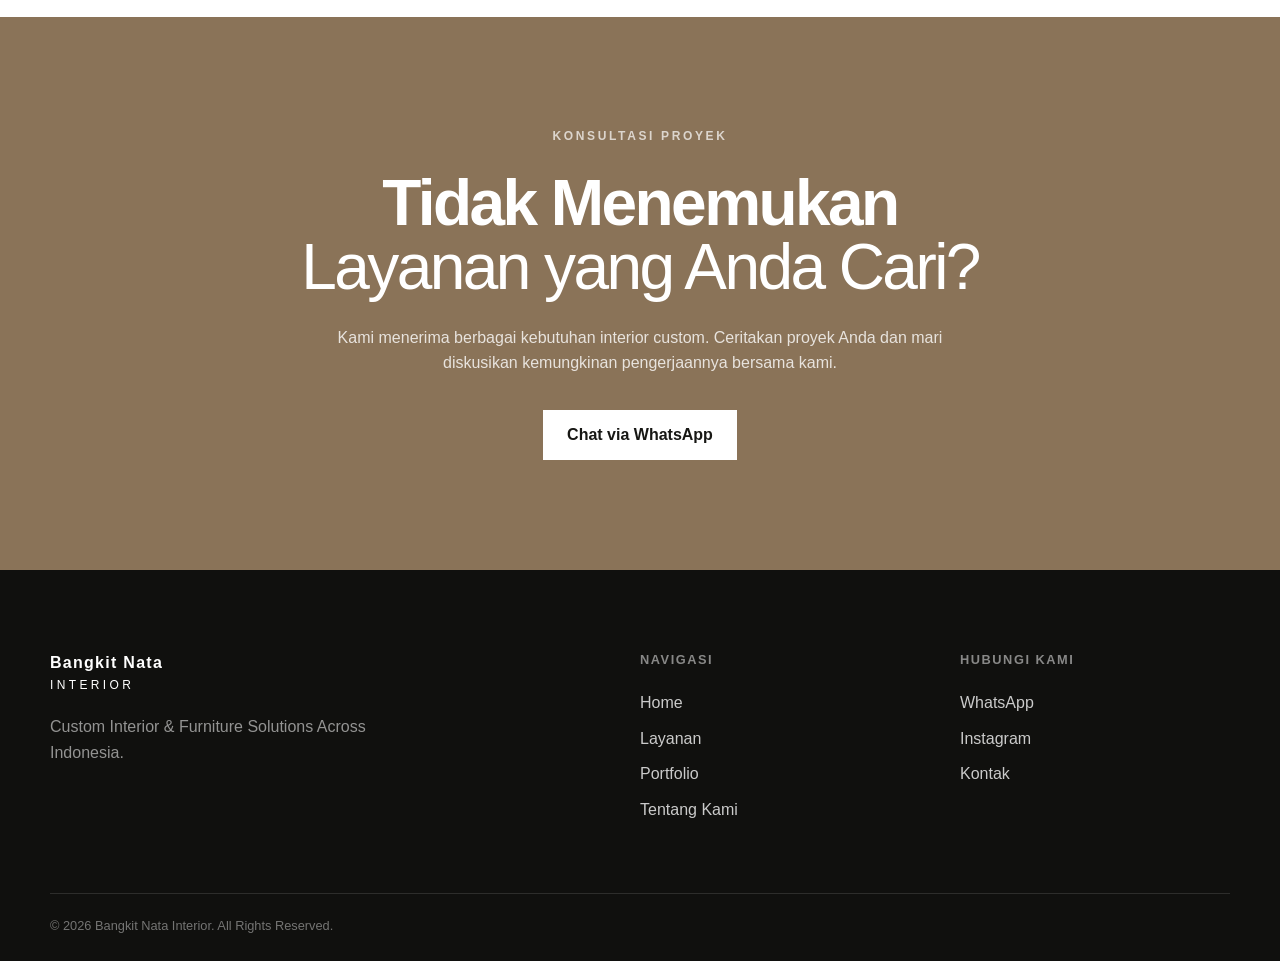
<file: layanan.html>
<!DOCTYPE html>
<html lang="id">
<head>
    <meta charset="UTF-8">
    <meta name="viewport" content="width=device-width, initial-scale=1.0">

    <title>Jasa Interior Custom Seluruh Indonesia | Bangkit Nata Interior</title>

    <meta name="description" content="Bangkit Nata Interior menyediakan jasa interior custom untuk rumah, kantor, toko, retail, kitchen set, custom furniture, interior kendaraan dan berbagai kebutuhan interior di seluruh Indonesia.">

    <meta name="robots" content="index, follow">
    <meta name="author" content="Bangkit Nata Interior">

    <meta property="og:title" content="Layanan Interior | Bangkit Nata Interior">
    <meta property="og:description" content="Solusi desain, produksi dan pengerjaan interior custom untuk berbagai kebutuhan di seluruh Indonesia.">
    <meta property="og:type" content="website">

    <link rel="canonical" href="https://bangkitnatainterior.com/layanan.html">
<meta property="og:url" content="https://bangkitnatainterior.com/layanan.html">
<meta property="og:site_name" content="Bangkit Nata Interior">
<meta property="og:locale" content="id_ID">
<meta name="twitter:card" content="summary_large_image">
<meta property="og:image" content="https://bangkitnatainterior.com/assets/images/portfolio/salon-interior-03.jpeg">
<meta property="og:image:alt" content="Portofolio interior custom Bangkit Nata Interior">
<meta name="twitter:image" content="https://bangkitnatainterior.com/assets/images/portfolio/salon-interior-03.jpeg">

<script type="application/ld+json">
{
  "@context": "https://schema.org",
  "@type": "Service",
  "name": "Jasa Interior Custom Bangkit Nata Interior",
  "description": "Jasa interior custom untuk rumah, kantor, toko, kitchen set, custom furniture, dan interior kendaraan di seluruh Indonesia.",
  "provider": {
    "@type": "HomeAndConstructionBusiness",
    "name": "Bangkit Nata Interior",
    "url": "https://bangkitnatainterior.com/"
  },
  "areaServed": {
    "@type": "Country",
    "name": "Indonesia"
  },
  "serviceType": [
    "Interior Rumah",
    "Interior Kantor",
    "Interior Toko",
    "Custom Furniture",
    "Kitchen Set",
    "Interior Kendaraan"
  ]
}
</script>

    <link rel="stylesheet" href="assets/css/style.css">
</head>

<body>

<header class="header">
    <div class="container navbar">

        <a href="index.html" class="logo">
            Bangkit Nata
            <span>INTERIOR</span>
        </a>

        <nav class="nav-menu">
            <a href="index.html">Home</a>
            <a href="layanan.html">Layanan</a>
            <a href="portfolio.html">Portfolio</a>
            <a href="tentang.html">Tentang Kami</a>
            <a href="kontak.html">Kontak</a>
        </nav>

        <a
            href="https://wa.me/628118909805?text=Halo%20Bangkit%20Nama%20Interior,%20saya%20ingin%20konsultasi%20mengenai%20kebutuhan%20interior."
            class="nav-cta"
            target="_blank"
            rel="noopener"
        >
            Konsultasi Gratis
        </a>

    </div>
</header>


<main>

    <!-- PAGE HERO -->
    <section class="hero">

        <div class="container hero-content">

            <p class="eyebrow">
                LAYANAN Bangkit Nata INTERIOR
            </p>

            <h1>
                Jasa Interior Custom
                <span>Tanpa Batas Ruang.</span>
            </h1>

            <p class="hero-description">
                Dari hunian hingga ruang komersial, furniture hingga
                kendaraan, Bangkit Nata Interior membantu mewujudkan
                berbagai kebutuhan interior custom dari perencanaan,
                produksi hingga instalasi.
            </p>

            <div class="hero-buttons">

                <a
                    href="https://wa.me/628118909805?text=Halo%20Bangkit%20Nama%20Interior,%20saya%20ingin%20konsultasi%20mengenai%20proyek%20interior."
                    class="btn-primary"
                    target="_blank"
                    rel="noopener"
                >
                    Konsultasikan Proyek
                </a>

                <a href="portfolio.html" class="btn-secondary">
                    Lihat Portfolio
                </a>

            </div>

        </div>

    </section>


    <!-- SERVICES -->
    <section class="services">

        <div class="container">

            <div class="section-heading">

                <div>
                    <p class="section-label">LAYANAN KAMI</p>
                    <h2>Interior untuk Setiap Kebutuhan.</h2>
                </div>

            </div>


            <div class="service-grid">

                <a href="layanan/interior-rumah.html" class="service-card">
                    <span>01</span>

                    <h3>Interior Rumah</h3>

                    <p>
                        Pengerjaan interior custom untuk ruang keluarga,
                        kamar tidur, ruang makan, area penyimpanan dan
                        berbagai kebutuhan interior hunian.
                    </p>
                </a>


                <a href="layanan/interior-kantor.html" class="service-card">
                    <span>02</span>

                    <h3>Interior Kantor</h3>

                    <p>
                        Perencanaan dan pengerjaan ruang kerja,
                        meeting room, reception area, workstation
                        dan kebutuhan interior perusahaan.
                    </p>
                </a>


                <a href="layanan/interior-toko.html" class="service-card">
                    <span>03</span>

                    <h3>Interior Retail & Toko</h3>

                    <p>
                        Interior untuk toko, showroom, outlet,
                        booth, cafe dan berbagai ruang komersial
                        yang menyesuaikan kebutuhan bisnis.
                    </p>
                </a>


                <a href="layanan/custom-furniture.html" class="service-card">
                    <span>04</span>

                    <h3>Custom Furniture</h3>

                    <p>
                        Furniture custom berdasarkan ukuran ruang,
                        fungsi, pilihan material dan desain,
                        mulai dari cabinet hingga built-in furniture.
                    </p>
                </a>


                <a href="layanan/kitchen-set.html" class="service-card">
                    <span>05</span>

                    <h3>Kitchen Set</h3>

                    <p>
                        Kitchen set custom dengan perencanaan layout,
                        storage, material dan finishing sesuai
                        kebutuhan serta karakter ruang.
                    </p>
                </a>


                <a href="layanan/interior-kendaraan.html" class="service-card">
                    <span>06</span>

                    <h3>Interior Kendaraan</h3>

                    <p>
                        Pengerjaan dan modifikasi interior kendaraan
                        untuk kebutuhan operasional, bisnis,
                        pelayanan maupun penggunaan khusus.
                    </p>
                </a>


                <a
                    href="https://wa.me/628118909805?text=Halo%20Bangkit%20Nama%20Interior,%20saya%20memiliki%20kebutuhan%20interior%20custom%20lainnya%20dan%20ingin%20berkonsultasi."
                    class="service-card"
                    target="_blank"
                    rel="noopener"
                >
                    <span>07</span>

                    <h3>Interior Custom Lainnya</h3>

                    <p>
                        Punya kebutuhan yang tidak termasuk kategori
                        di atas? Konsultasikan proyek Anda bersama kami
                        untuk mendapatkan solusi yang sesuai.
                    </p>
                </a>

            </div>

        </div>

    </section>


    <!-- PROCESS -->
    <section class="why-us">

        <div class="container">

            <p class="section-label">PROSES KERJA</p>

            <h2>
                Dari Konsultasi
                Hingga Instalasi.
            </h2>

            <div class="feature-grid">

                <div class="feature">
                    <strong>01</strong>
                    <h3>Konsultasi</h3>
                    <p>
                        Ceritakan kebutuhan, ukuran ruang,
                        konsep dan target proyek Anda.
                    </p>
                </div>


                <div class="feature">
                    <strong>02</strong>
                    <h3>Perencanaan</h3>
                    <p>
                        Kami menyusun kebutuhan pengerjaan,
                        material dan solusi interior yang sesuai.
                    </p>
                </div>


                <div class="feature">
                    <strong>03</strong>
                    <h3>Produksi</h3>
                    <p>
                        Pengerjaan dilakukan berdasarkan
                        spesifikasi proyek yang telah disepakati.
                    </p>
                </div>


                <div class="feature">
                    <strong>04</strong>
                    <h3>Instalasi</h3>
                    <p>
                        Produk dan interior dipasang serta
                        diselesaikan sesuai kebutuhan proyek.
                    </p>
                </div>

            </div>

        </div>

    </section>


    <!-- COVERAGE -->
    <section class="intro">

        <div class="container intro-grid">

            <div>
                <p class="section-label">AREA LAYANAN</p>

                <h2>
                    Melayani Proyek
                    di Seluruh Indonesia.
                </h2>
            </div>


            <div>

                <p>
                    Bangkit Nata Interior terbuka untuk kebutuhan
                    interior dari berbagai wilayah Indonesia.
                    Konsultasikan lokasi dan kebutuhan proyek Anda
                    untuk mengetahui skema pengerjaan yang paling sesuai.
                </p>

                <a
                    href="https://wa.me/628118909805?text=Halo%20Bangkit%20Nama%20Interior,%20saya%20ingin%20menanyakan%20layanan%20untuk%20proyek%20di%20kota%20saya."
                    class="text-link"
                    target="_blank"
                    rel="noopener"
                >
                    Cek Area Proyek →
                </a>

            </div>

        </div>

    </section>


    <!-- CTA -->
    <section class="cta-section">

        <div class="container">

            <p class="section-label">
                KONSULTASI PROYEK
            </p>

            <h2>
                Tidak Menemukan
                <span>Layanan yang Anda Cari?</span>
            </h2>

            <p>
                Kami menerima berbagai kebutuhan interior custom.
                Ceritakan proyek Anda dan mari diskusikan
                kemungkinan pengerjaannya bersama kami.
            </p>

            <a
                href="https://wa.me/628118909805?text=Halo%20Bangkit%20Nama%20Interior,%20saya%20ingin%20berkonsultasi%20mengenai%20proyek%20interior%20custom."
                class="btn-light"
                target="_blank"
                rel="noopener"
            >
                Chat via WhatsApp
            </a>

        </div>

    </section>

</main>


<footer>

    <div class="container footer-grid">

        <div>

            <a href="index.html" class="footer-logo">
                Bangkit Nata
                <span>INTERIOR</span>
            </a>

            <p>
                Custom Interior & Furniture Solutions
                Across Indonesia.
            </p>

        </div>


        <div>

            <h4>Navigasi</h4>

            <a href="index.html">Home</a>
            <a href="layanan.html">Layanan</a>
            <a href="portfolio.html">Portfolio</a>
            <a href="tentang.html">Tentang Kami</a>

        </div>


        <div>

            <h4>Hubungi Kami</h4>

            <a
                href="https://wa.me/628118909805"
                target="_blank"
                rel="noopener"
            >
                WhatsApp
            </a>

            <a
                href="https://instagram.com/bangkitnata.interior"
                target="_blank"
                rel="noopener"
            >
                Instagram
            </a>

            <a href="kontak.html">
                Kontak
            </a>

        </div>

    </div>


    <div class="container footer-bottom">

        <p>
            © 2026 Bangkit Nata Interior.
            All Rights Reserved.
        </p>

    </div>

</footer>


<script src="assets/js/main.js"></script>

</body>
</html>
</file>
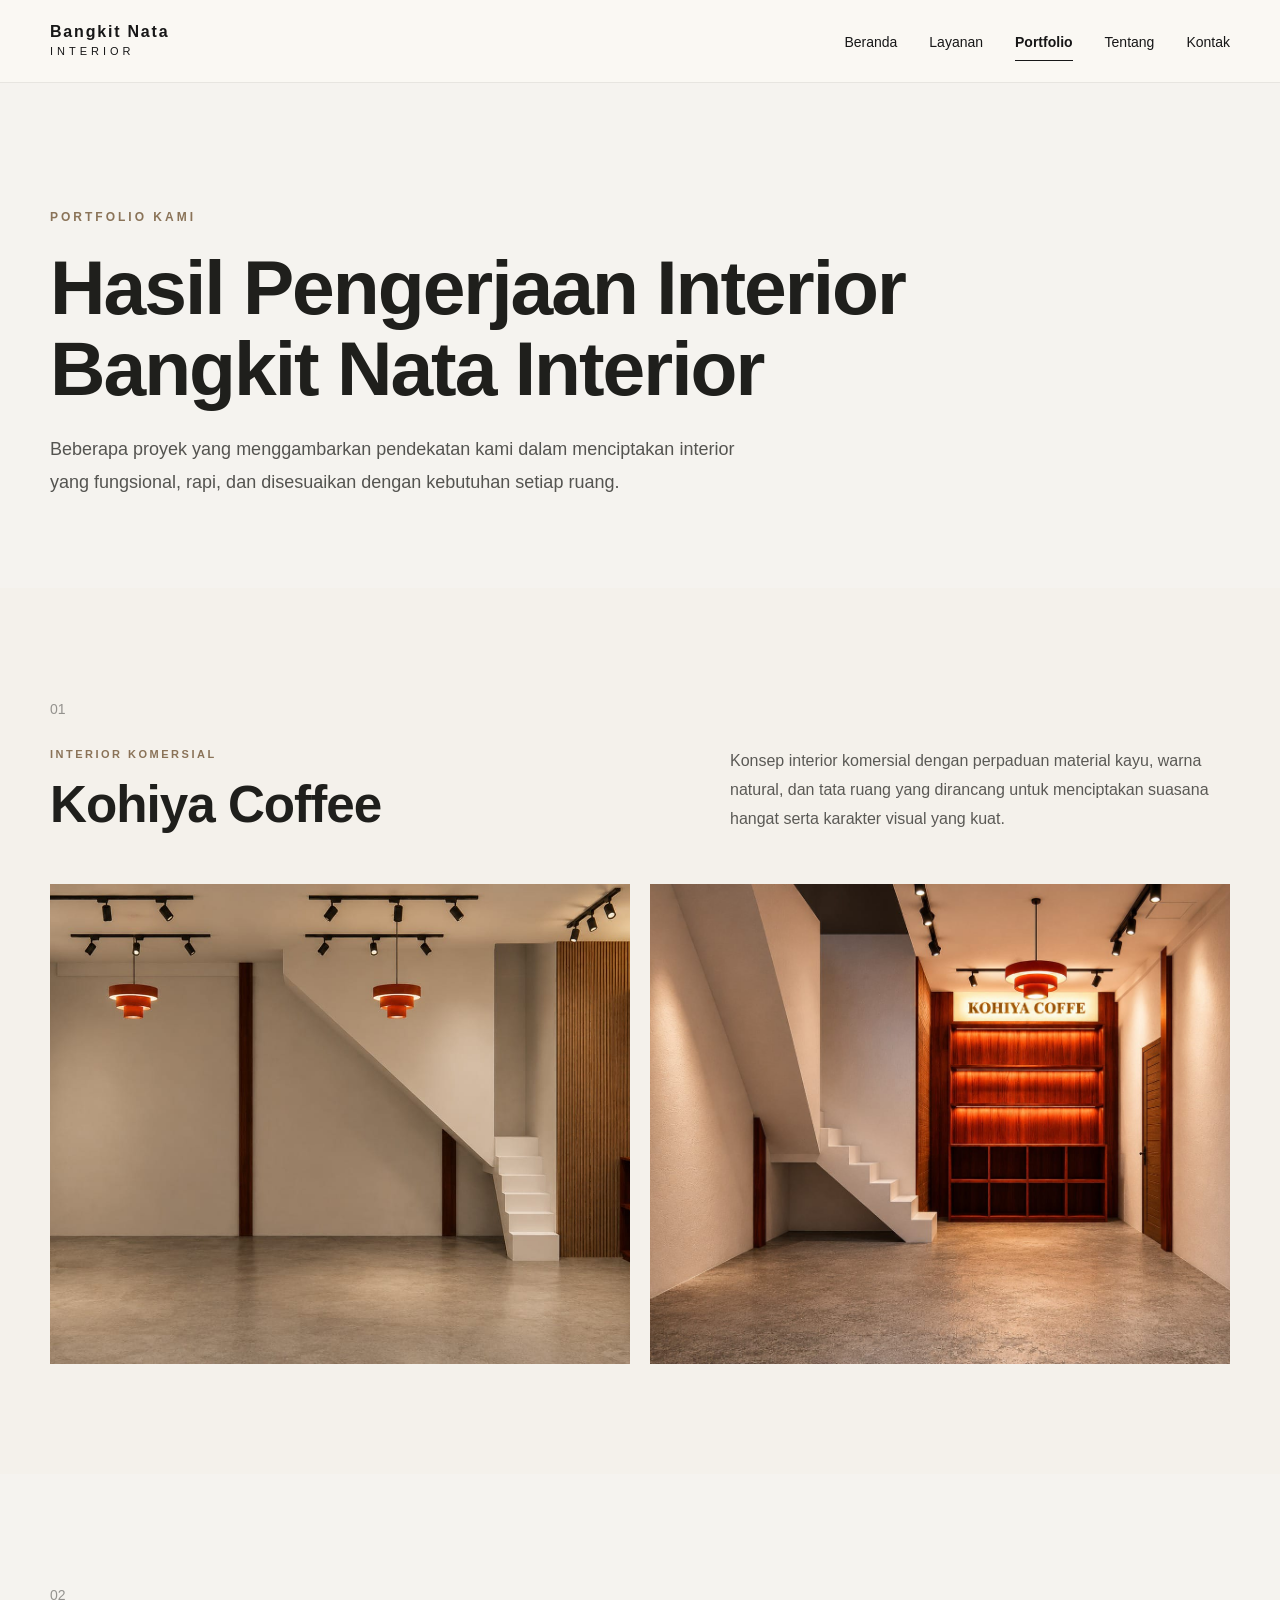
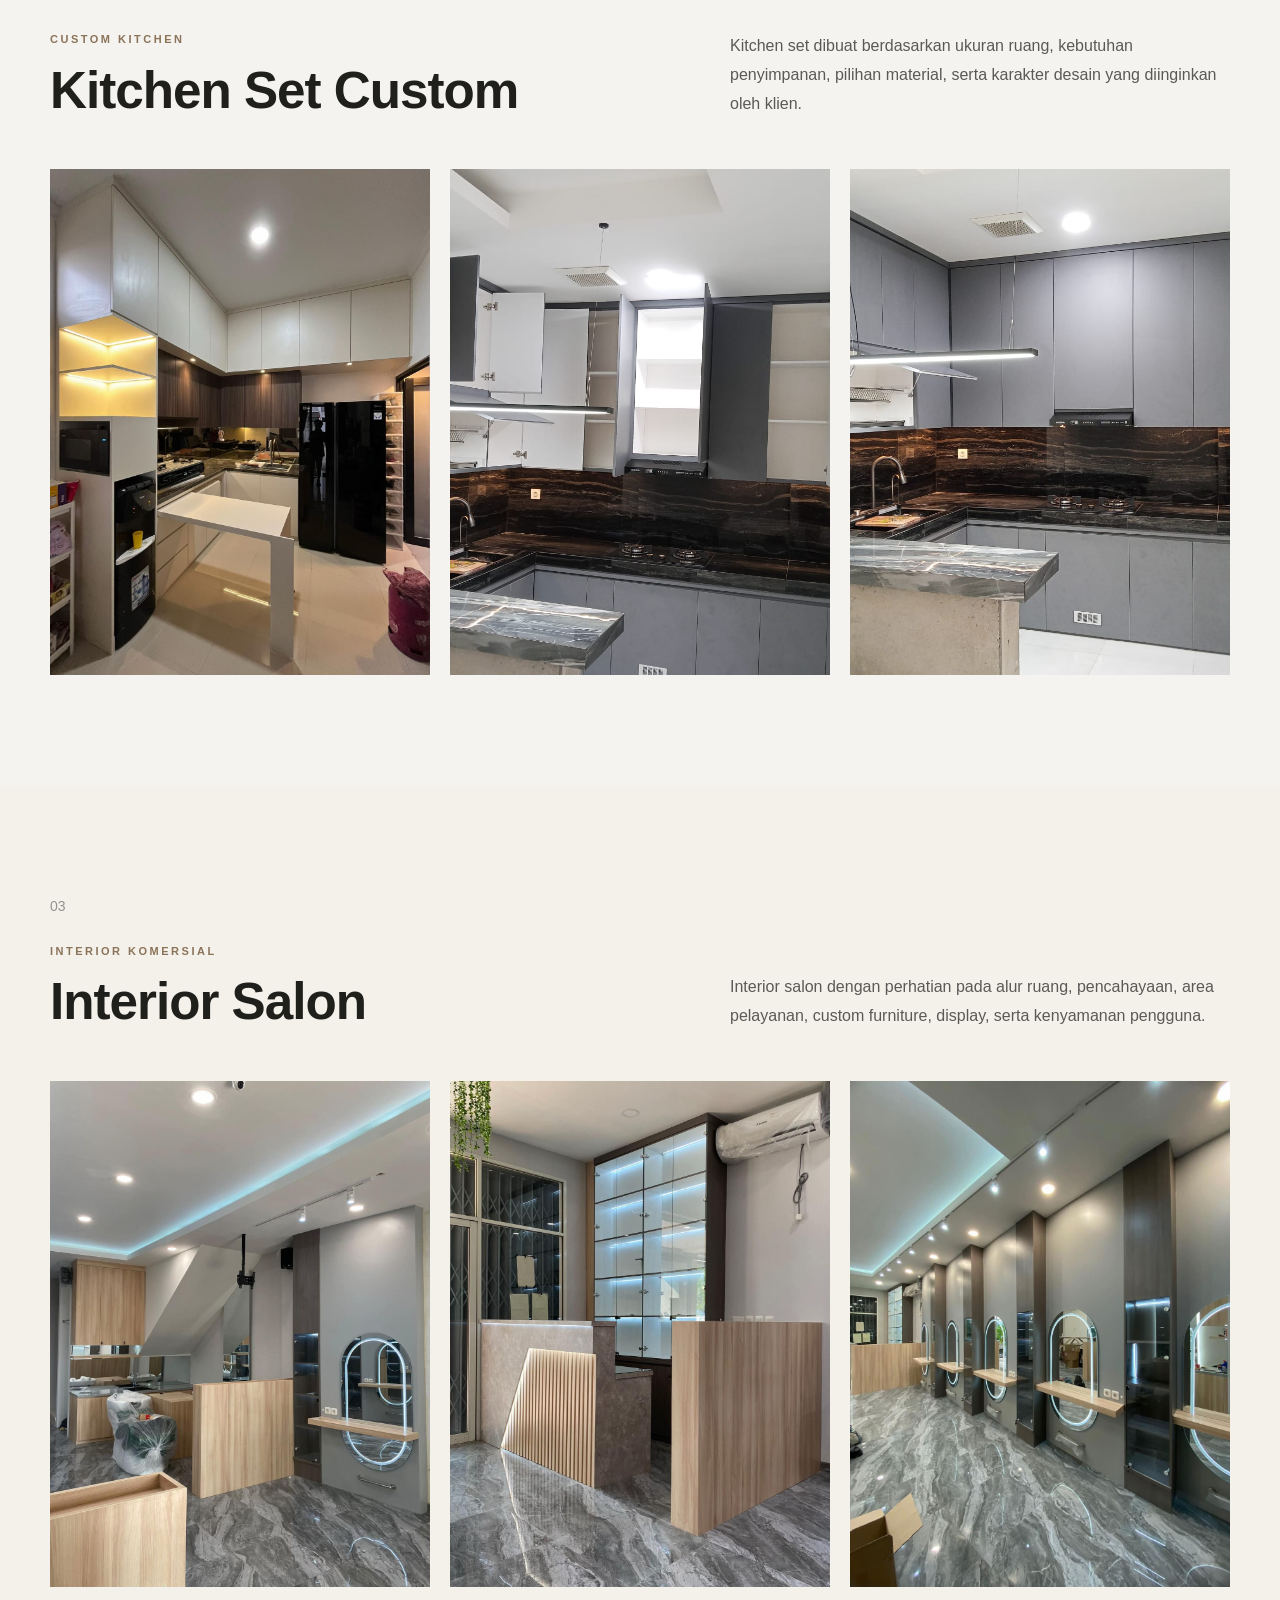
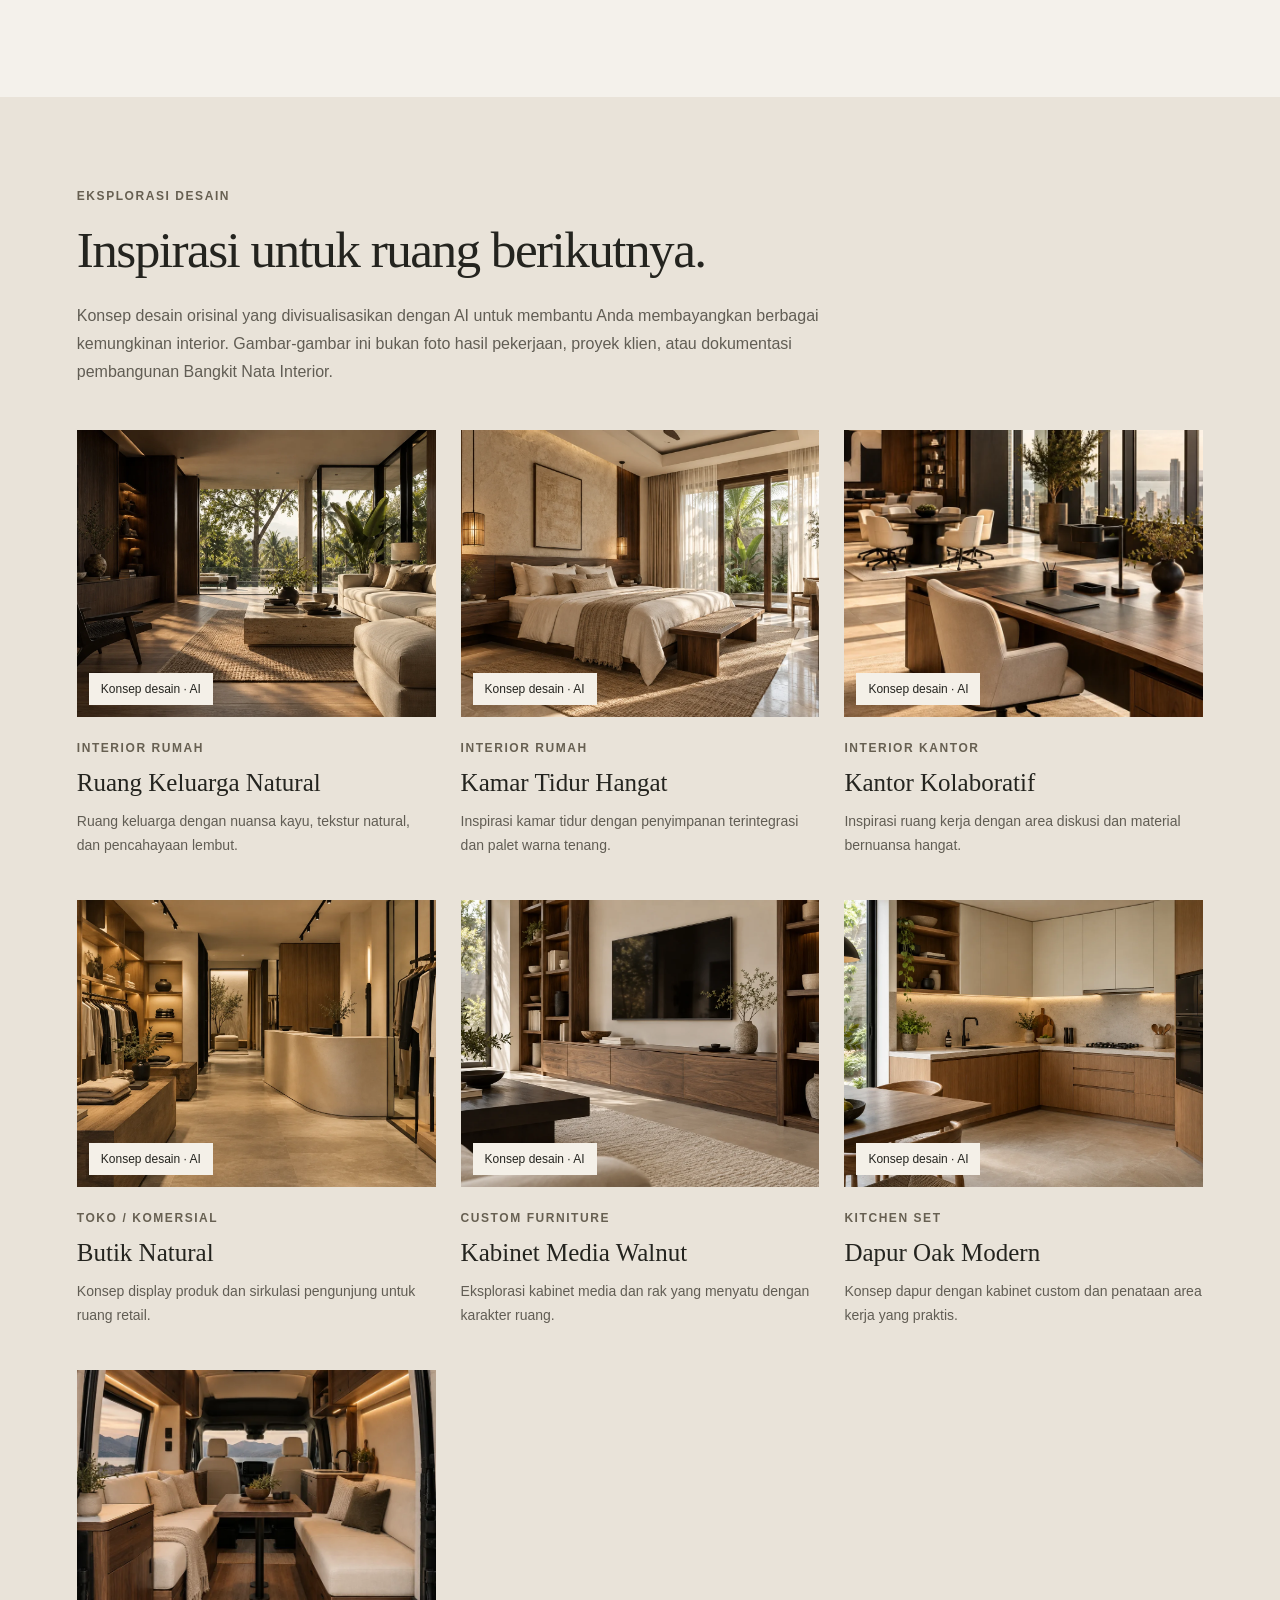
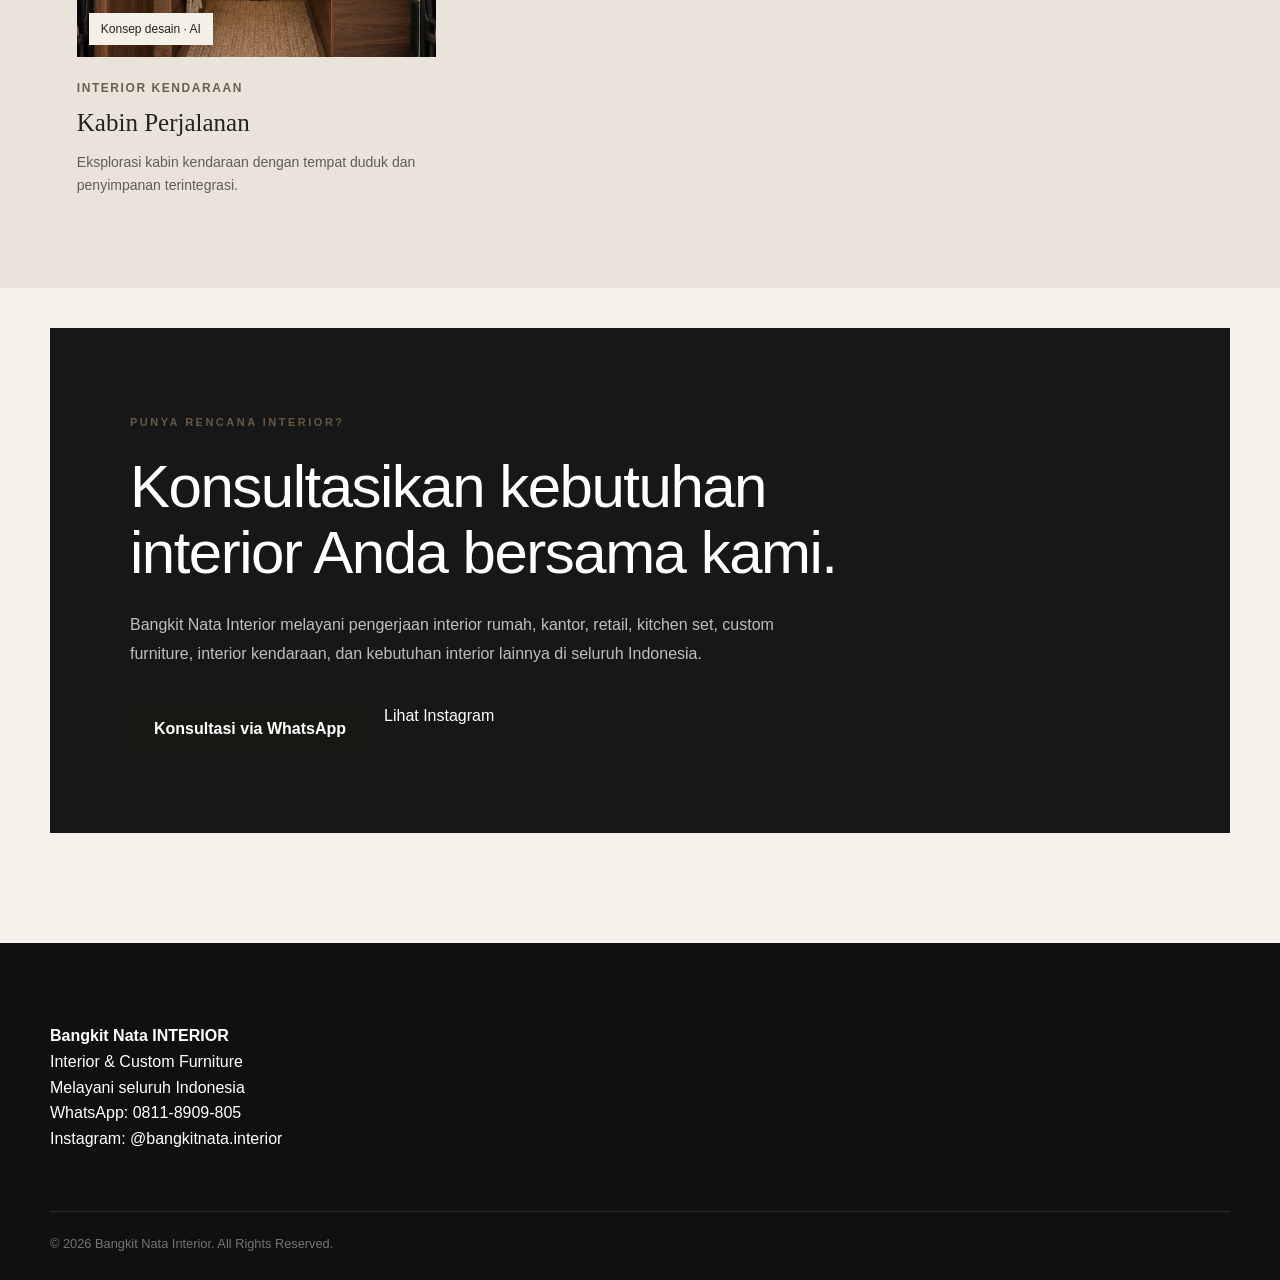
<file: portfolio.html>
<!DOCTYPE html>
<html lang="id">
<head>
    <meta charset="UTF-8">
    <meta name="viewport" content="width=device-width, initial-scale=1.0">

    <title>Portfolio Interior | Bangkit Nata Interior</title>

    <meta name="description"
          content="Lihat portfolio Bangkit Nata Interior untuk proyek interior komersial, kitchen set, salon, rumah, kantor, retail, custom furniture dan berbagai kebutuhan interior di seluruh Indonesia.">

    <meta name="keywords"
          content="portfolio interior, jasa interior, interior Indonesia, interior komersial, kitchen set custom, interior salon, custom furniture">

    <meta name="robots" content="index, follow">

    <link rel="canonical" href="https://bangkitnatainterior.com/portfolio.html">
<meta property="og:url" content="https://bangkitnatainterior.com/portfolio.html">
<meta property="og:site_name" content="Bangkit Nata Interior">
<meta property="og:locale" content="id_ID">
<meta name="twitter:card" content="summary_large_image">
<meta property="og:image" content="https://bangkitnatainterior.com/assets/images/portfolio/salon-interior-03.jpeg">
<meta property="og:image:alt" content="Portofolio interior custom Bangkit Nata Interior">
<meta name="twitter:image" content="https://bangkitnatainterior.com/assets/images/portfolio/salon-interior-03.jpeg">

<script type="application/ld+json">
{
  "@context": "https://schema.org",
  "@type": "CollectionPage",
  "name": "Portfolio Interior Bangkit Nata Interior",
  "url": "https://bangkitnatainterior.com/portfolio.html",
  "description": "Portfolio proyek interior custom Bangkit Nata Interior untuk hunian, bisnis, retail, custom furniture, kitchen set, dan kebutuhan interior lainnya di Indonesia.",
  "isPartOf": {
    "@type": "WebSite",
    "name": "Bangkit Nata Interior",
    "url": "https://bangkitnatainterior.com/"
  },
  "about": {
    "@type": "HomeAndConstructionBusiness",
    "name": "Bangkit Nata Interior",
    "url": "https://bangkitnatainterior.com/"
  }
}
</script>

    <link rel="stylesheet" href="assets/css/style.css">
<link rel="stylesheet" href="assets/css/concepts.css">
</head>

<body>

    <!-- HEADER -->
    <header class="header">
        <div class="container nav-container">

            <a href="index.html" class="logo">
                Bangkit Nata
                <span>INTERIOR</span>
            </a>

            <nav class="nav">
                <a href="index.html">Beranda</a>
                <a href="layanan.html">Layanan</a>
                <a href="portfolio.html" class="active">Portfolio</a>
                <a href="tentang.html">Tentang</a>
                <a href="kontak.html">Kontak</a>
            </nav>

        </div>
    </header>


    <!-- HERO -->
    <section class="portfolio-hero">
        <div class="container">

            <span class="section-label">PORTFOLIO KAMI</span>

            <h1>
                Hasil Pengerjaan Interior
                <br>
                Bangkit Nata Interior
            </h1>

            <p>
                Beberapa proyek yang menggambarkan pendekatan kami dalam
                menciptakan interior yang fungsional, rapi, dan disesuaikan
                dengan kebutuhan setiap ruang.
            </p>

        </div>
    </section>


    <!-- PORTFOLIO -->
    <main class="portfolio-page">

        <!-- KOHIYA COFFEE -->
        <section class="portfolio-project">
            <div class="container">

                <div class="portfolio-project-heading">

                    <div>
                        <span class="portfolio-number">01</span>
                        <span class="section-label">INTERIOR KOMERSIAL</span>

                        <h2>Kohiya Coffee</h2>
                    </div>

                    <p>
                        Konsep interior komersial dengan perpaduan material
                        kayu, warna natural, dan tata ruang yang dirancang
                        untuk menciptakan suasana hangat serta karakter visual
                        yang kuat.
                    </p>

                </div>

                <div class="portfolio-grid portfolio-grid-two">

                    <figure class="portfolio-item">
                        <img
                            src="assets/images/portfolio/kohiya-01.jpeg"
                            alt="Desain interior Kohiya Coffee dengan tangga dan custom furniture kayu"
                            loading="lazy">
                    </figure>

                    <figure class="portfolio-item">
                        <img
                            src="assets/images/portfolio/kohiya-02.jpeg"
                            alt="Interior komersial Kohiya Coffee dengan custom display dan finishing kayu"
                            loading="lazy">
                    </figure>

                </div>

            </div>
        </section>


        <!-- KITCHEN SET -->
        <section class="portfolio-project portfolio-project-alt">
            <div class="container">

                <div class="portfolio-project-heading">

                    <div>
                        <span class="portfolio-number">02</span>
                        <span class="section-label">CUSTOM KITCHEN</span>

                        <h2>Kitchen Set Custom</h2>
                    </div>

                    <p>
                        Kitchen set dibuat berdasarkan ukuran ruang,
                        kebutuhan penyimpanan, pilihan material, serta
                        karakter desain yang diinginkan oleh klien.
                    </p>

                </div>

                <div class="portfolio-grid portfolio-grid-three">

                    <figure class="portfolio-item">
                        <img
                            src="assets/images/portfolio/kitchen-set-01.jpeg"
                            alt="Kitchen set custom putih dan dark wood dengan kabinet penyimpanan"
                            loading="lazy">
                    </figure>

                    <figure class="portfolio-item">
                        <img
                            src="assets/images/portfolio/kitchen-set-02.jpeg"
                            alt="Kitchen set custom abu-abu dengan sistem kabinet dan penyimpanan"
                            loading="lazy">
                    </figure>

                    <figure class="portfolio-item">
                        <img
                            src="assets/images/portfolio/kitchen-set-03.jpeg"
                            alt="Kitchen set modern abu-abu dengan kabinet custom dan countertop motif marmer"
                            loading="lazy">
                    </figure>

                </div>

            </div>
        </section>


        <!-- SALON -->
        <section class="portfolio-project">
            <div class="container">

                <div class="portfolio-project-heading">

                    <div>
                        <span class="portfolio-number">03</span>
                        <span class="section-label">INTERIOR KOMERSIAL</span>

                        <h2>Interior Salon</h2>
                    </div>

                    <p>
                        Interior salon dengan perhatian pada alur ruang,
                        pencahayaan, area pelayanan, custom furniture,
                        display, serta kenyamanan pengguna.
                    </p>

                </div>

                <div class="portfolio-grid portfolio-grid-three">

                    <figure class="portfolio-item">
                        <img
                            src="assets/images/portfolio/salon-interior-01.jpeg"
                            alt="Interior salon dengan custom furniture dan area pelayanan"
                            loading="lazy">
                    </figure>

                    <figure class="portfolio-item">
                        <img
                            src="assets/images/portfolio/salon-interior-02.jpeg"
                            alt="Area reception salon dengan custom display cabinet dan pencahayaan"
                            loading="lazy">
                    </figure>

                    <figure class="portfolio-item">
                        <img
                            src="assets/images/portfolio/salon-interior-03.jpeg"
                            alt="Interior salon dengan deretan custom mirror station, kabinet dan pencahayaan"
                            loading="lazy">
                    </figure>

                </div>

            </div>
        </section>


<section class="concept-gallery" id="konsep"><div class="concept-heading"><p class="concept-eyebrow">EKSPLORASI DESAIN</p><h2>Inspirasi untuk ruang berikutnya.</h2><p>Konsep desain orisinal yang divisualisasikan dengan AI untuk membantu Anda membayangkan berbagai kemungkinan interior. Gambar-gambar ini bukan foto hasil pekerjaan, proyek klien, atau dokumentasi pembangunan Bangkit Nata Interior.</p></div><div class="concept-grid"><article class="concept-card"><div class="concept-image"><img src="assets/images/concept/hero.webp" alt="Visualisasi AI — konsep Ruang Keluarga Natural, bukan proyek yang sudah dikerjakan" loading="lazy" width="1200" height="800"><span>Konsep desain · AI</span></div><p class="concept-eyebrow">Interior Rumah</p><h3>Ruang Keluarga Natural</h3><p>Ruang keluarga dengan nuansa kayu, tekstur natural, dan pencahayaan lembut.</p></article><article class="concept-card"><div class="concept-image"><img src="assets/images/concept/bedroom.webp" alt="Visualisasi AI — konsep Kamar Tidur Hangat, bukan proyek yang sudah dikerjakan" loading="lazy" width="1200" height="800"><span>Konsep desain · AI</span></div><p class="concept-eyebrow">Interior Rumah</p><h3>Kamar Tidur Hangat</h3><p>Inspirasi kamar tidur dengan penyimpanan terintegrasi dan palet warna tenang.</p></article><article class="concept-card"><div class="concept-image"><img src="assets/images/concept/office.webp" alt="Visualisasi AI — konsep Kantor Kolaboratif, bukan proyek yang sudah dikerjakan" loading="lazy" width="1200" height="800"><span>Konsep desain · AI</span></div><p class="concept-eyebrow">Interior Kantor</p><h3>Kantor Kolaboratif</h3><p>Inspirasi ruang kerja dengan area diskusi dan material bernuansa hangat.</p></article><article class="concept-card"><div class="concept-image"><img src="assets/images/concept/retail.webp" alt="Visualisasi AI — konsep Butik Natural, bukan proyek yang sudah dikerjakan" loading="lazy" width="1200" height="800"><span>Konsep desain · AI</span></div><p class="concept-eyebrow">Toko / Komersial</p><h3>Butik Natural</h3><p>Konsep display produk dan sirkulasi pengunjung untuk ruang retail.</p></article><article class="concept-card"><div class="concept-image"><img src="assets/images/concept/furniture.webp" alt="Visualisasi AI — konsep Kabinet Media Walnut, bukan proyek yang sudah dikerjakan" loading="lazy" width="1200" height="800"><span>Konsep desain · AI</span></div><p class="concept-eyebrow">Custom Furniture</p><h3>Kabinet Media Walnut</h3><p>Eksplorasi kabinet media dan rak yang menyatu dengan karakter ruang.</p></article><article class="concept-card"><div class="concept-image"><img src="assets/images/concept/kitchen.webp" alt="Visualisasi AI — konsep Dapur Oak Modern, bukan proyek yang sudah dikerjakan" loading="lazy" width="1200" height="800"><span>Konsep desain · AI</span></div><p class="concept-eyebrow">Kitchen Set</p><h3>Dapur Oak Modern</h3><p>Konsep dapur dengan kabinet custom dan penataan area kerja yang praktis.</p></article><article class="concept-card"><div class="concept-image"><img src="assets/images/concept/vehicle.webp" alt="Visualisasi AI — konsep Kabin Perjalanan, bukan proyek yang sudah dikerjakan" loading="lazy" width="1200" height="800"><span>Konsep desain · AI</span></div><p class="concept-eyebrow">Interior Kendaraan</p><h3>Kabin Perjalanan</h3><p>Eksplorasi kabin kendaraan dengan tempat duduk dan penyimpanan terintegrasi.</p></article></div></section>
        <!-- CTA -->
        <section class="portfolio-cta">
            <div class="container">

                <div class="portfolio-cta-box">

                    <span class="section-label">PUNYA RENCANA INTERIOR?</span>

                    <h2>
                        Konsultasikan kebutuhan
                        <br>
                        interior Anda bersama kami.
                    </h2>

                    <p>
                        Bangkit Nata Interior melayani pengerjaan interior
                        rumah, kantor, retail, kitchen set, custom furniture,
                        interior kendaraan, dan kebutuhan interior lainnya
                        di seluruh Indonesia.
                    </p>

                    <div class="portfolio-cta-actions">

                        <a
                            href="https://wa.me/628118909805?text=Halo%20Bangkit%20Nama%20Interior%2C%20saya%20ingin%20konsultasi%20mengenai%20kebutuhan%20interior."
                            target="_blank"
                            rel="noopener noreferrer"
                            class="btn btn-primary">
                            Konsultasi via WhatsApp
                        </a>

                        <a
                            href="https://www.instagram.com/bangkitnata.interior/"
                            target="_blank"
                            rel="noopener noreferrer"
                            class="btn btn-outline">
                            Lihat Instagram
                        </a>

                    </div>

                </div>

            </div>
        </section>

    </main>


    <!-- FOOTER -->
    <footer class="footer">
        <div class="container footer-content">

            <div>
                <strong>Bangkit Nata INTERIOR</strong>

                <p>
                    Interior & Custom Furniture
                    <br>
                    Melayani seluruh Indonesia
                </p>
            </div>

            <div>
                <p>
                    WhatsApp:
                    <a href="https://wa.me/628118909805">
                        0811-8909-805
                    </a>
                </p>

                <p>
                    Instagram:
                    <a
                        href="https://www.instagram.com/bangkitnata.interior/"
                        target="_blank"
                        rel="noopener noreferrer">
                        @bangkitnata.interior
                    </a>
                </p>
            </div>

        </div>

        <div class="container footer-bottom">
            <p>
                © 2026 Bangkit Nata Interior. All Rights Reserved.
            </p>
        </div>
    </footer>


    <script src="assets/js/main.js"></script>

</body>
</html>
</file>
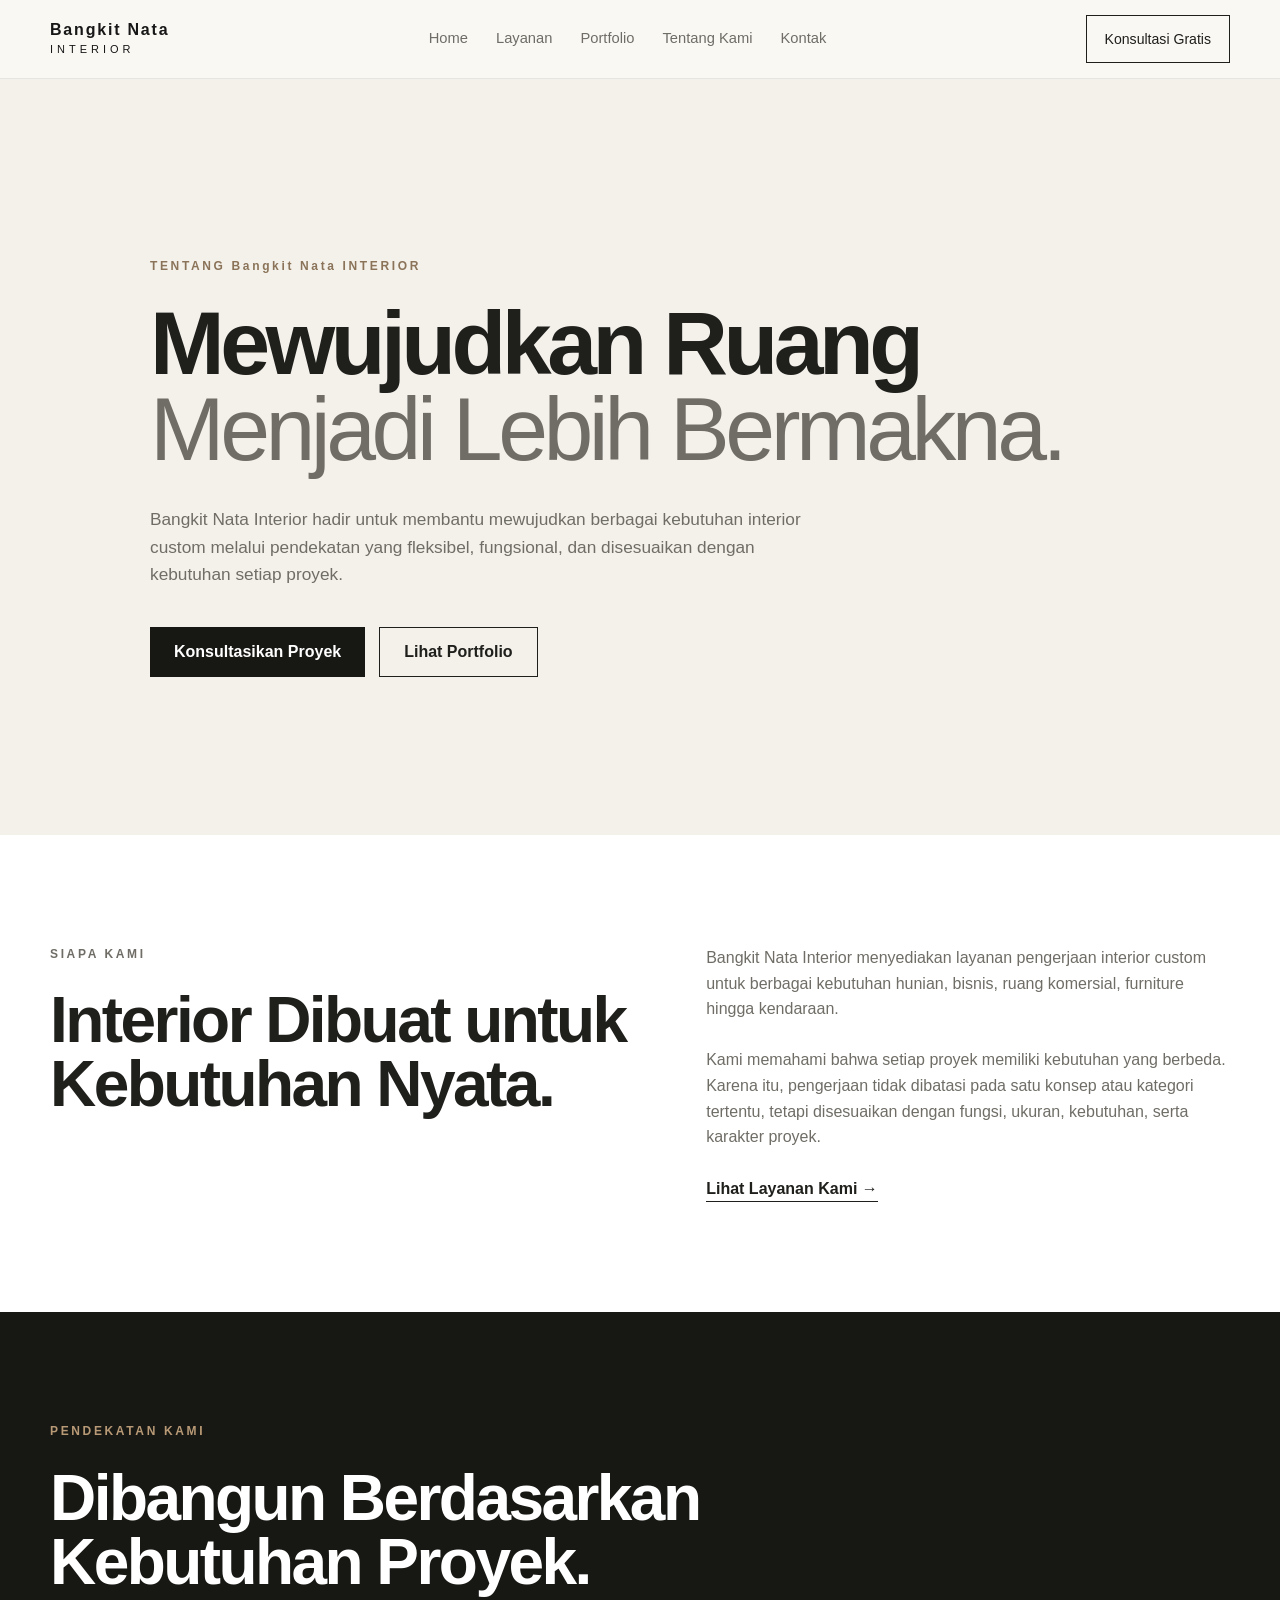
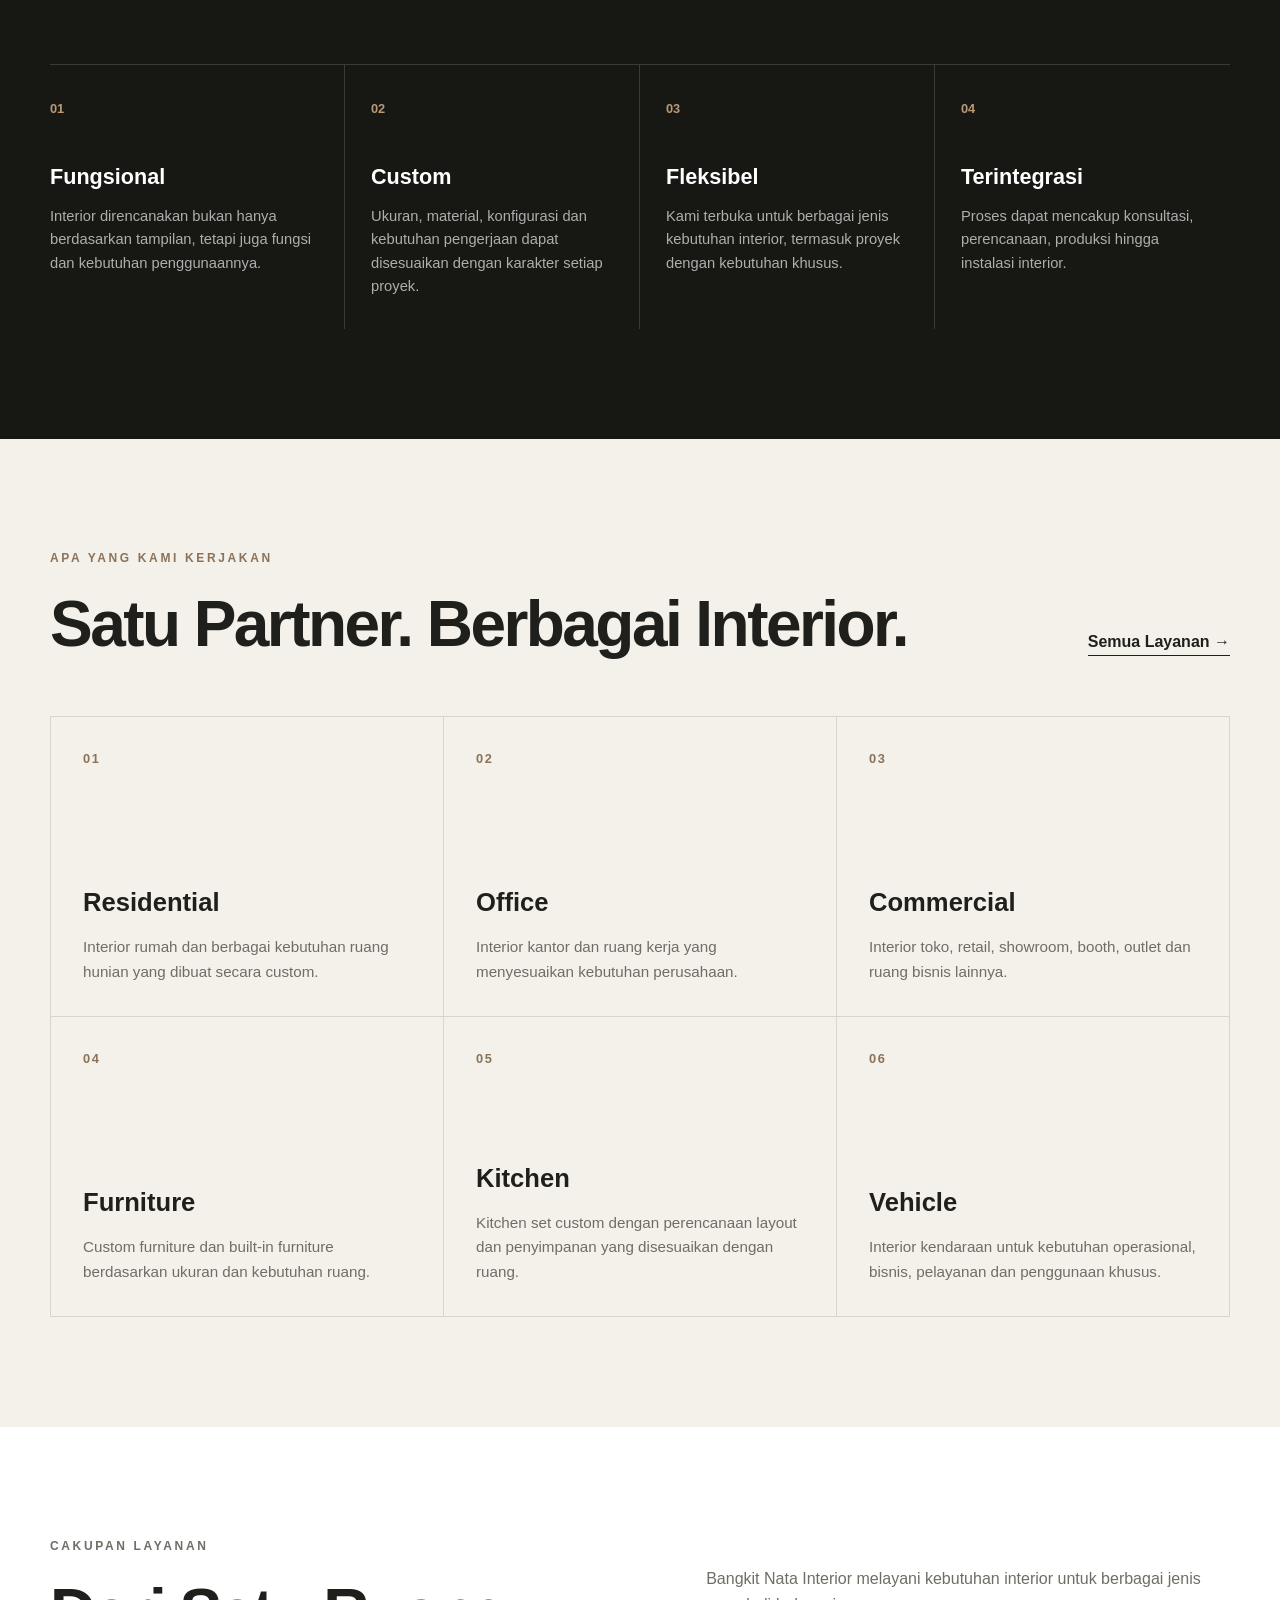
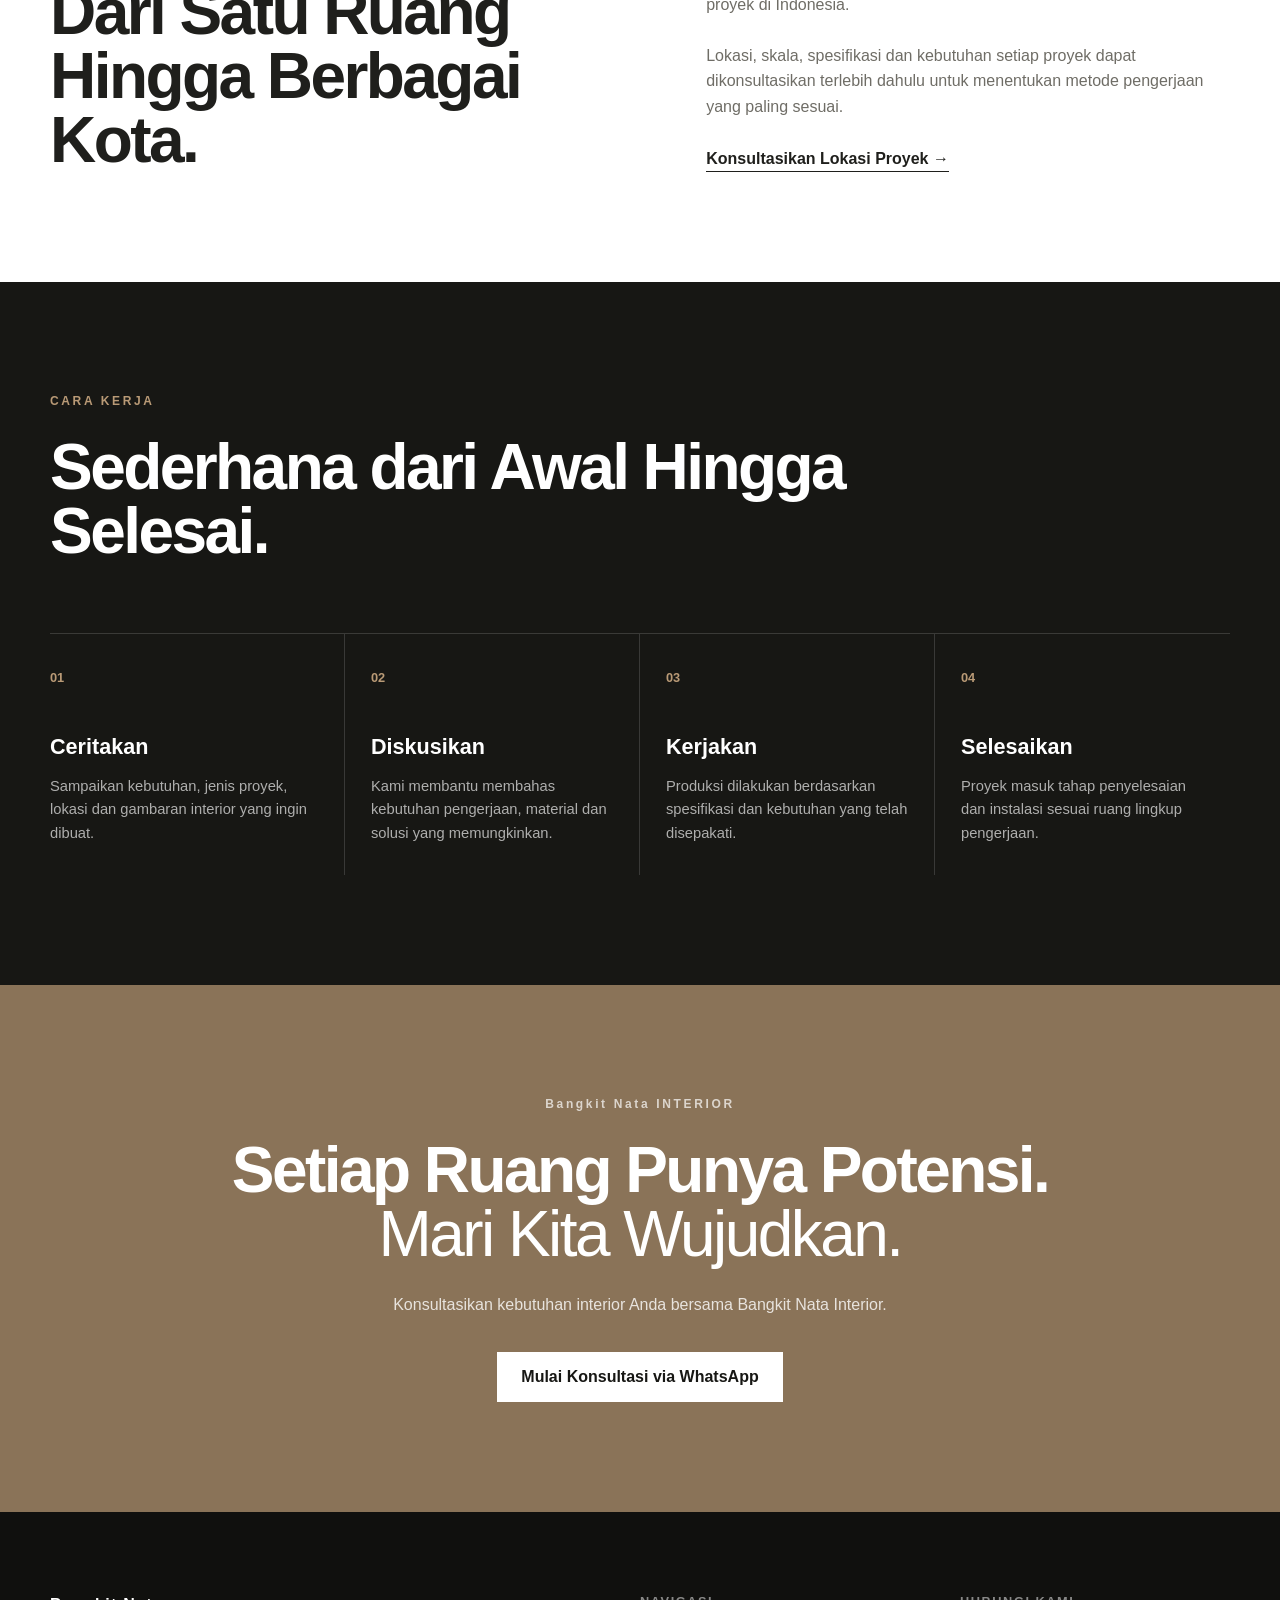
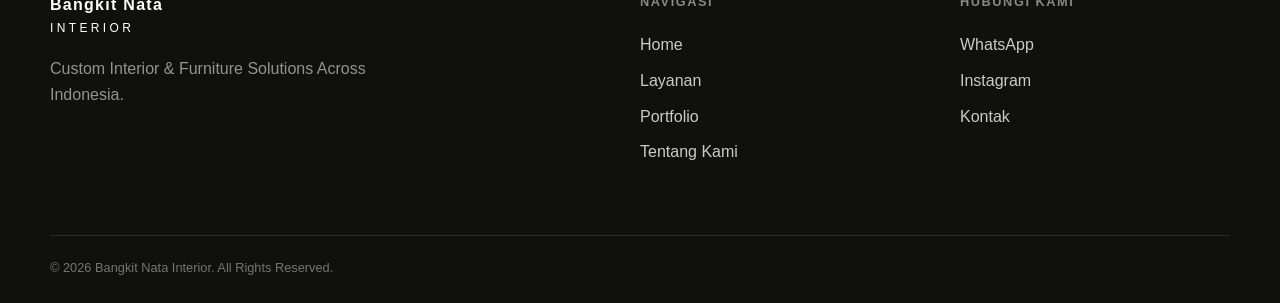
<file: tentang.html>
<!DOCTYPE html>
<html lang="id">
<head>
    <meta charset="UTF-8">
    <meta name="viewport" content="width=device-width, initial-scale=1.0">

    <title>Tentang Kami | Bangkit Nata Interior</title>

    <meta name="description" content="Kenali Bangkit Nata Interior, penyedia jasa interior custom untuk hunian, kantor, retail, furniture, kitchen set, kendaraan dan berbagai kebutuhan interior di seluruh Indonesia.">

    <meta name="robots" content="index, follow">
    <meta name="author" content="Bangkit Nata Interior">

    <meta property="og:title" content="Tentang Bangkit Nata Interior">
    <meta property="og:description" content="Solusi interior custom untuk berbagai kebutuhan, dari perencanaan hingga produksi dan instalasi.">
    <meta property="og:type" content="website">

    <link rel="canonical" href="https://bangkitnatainterior.com/tentang.html">
<meta property="og:url" content="https://bangkitnatainterior.com/tentang.html">
<meta property="og:site_name" content="Bangkit Nata Interior">
<meta property="og:locale" content="id_ID">
<meta name="twitter:card" content="summary_large_image">
<meta property="og:image" content="https://bangkitnatainterior.com/assets/images/portfolio/salon-interior-03.jpeg">
<meta property="og:image:alt" content="Bangkit Nata Interior - Jasa Interior Custom Indonesia">
<meta name="twitter:image" content="https://bangkitnatainterior.com/assets/images/portfolio/salon-interior-03.jpeg">

<script type="application/ld+json">
{
  "@context": "https://schema.org",
  "@type": "AboutPage",
  "name": "Tentang Bangkit Nata Interior",
  "url": "https://bangkitnatainterior.com/tentang.html",
  "description": "Tentang Bangkit Nata Interior, penyedia jasa interior custom untuk hunian, bisnis, retail, furniture, kitchen set, dan interior kendaraan di Indonesia.",
  "isPartOf": {
    "@type": "WebSite",
    "name": "Bangkit Nata Interior",
    "url": "https://bangkitnatainterior.com/"
  },
  "about": {
    "@type": "HomeAndConstructionBusiness",
    "name": "Bangkit Nata Interior",
    "url": "https://bangkitnatainterior.com/"
  }
}
</script>

    <link rel="stylesheet" href="assets/css/style.css">
</head>

<body>

<header class="header">
    <div class="container navbar">

        <a href="index.html" class="logo">
            Bangkit Nata
            <span>INTERIOR</span>
        </a>

        <nav class="nav-menu">
            <a href="index.html">Home</a>
            <a href="layanan.html">Layanan</a>
            <a href="portfolio.html">Portfolio</a>
            <a href="tentang.html">Tentang Kami</a>
            <a href="kontak.html">Kontak</a>
        </nav>

        <a
            href="https://wa.me/628118909805?text=Halo%20Bangkit%20Nama%20Interior,%20saya%20ingin%20berkonsultasi%20mengenai%20kebutuhan%20interior."
            class="nav-cta"
            target="_blank"
            rel="noopener"
        >
            Konsultasi Gratis
        </a>

    </div>
</header>


<main>

    <!-- HERO -->
    <section class="hero">

        <div class="container hero-content">

            <p class="eyebrow">
                TENTANG Bangkit Nata INTERIOR
            </p>

            <h1>
                Mewujudkan Ruang
                <span>Menjadi Lebih Bermakna.</span>
            </h1>

            <p class="hero-description">
                Bangkit Nata Interior hadir untuk membantu
                mewujudkan berbagai kebutuhan interior custom
                melalui pendekatan yang fleksibel, fungsional,
                dan disesuaikan dengan kebutuhan setiap proyek.
            </p>

            <div class="hero-buttons">

                <a
                    href="https://wa.me/628118909805?text=Halo%20Bangkit%20Nama%20Interior,%20saya%20ingin%20berkonsultasi%20mengenai%20proyek%20interior."
                    class="btn-primary"
                    target="_blank"
                    rel="noopener"
                >
                    Konsultasikan Proyek
                </a>

                <a href="portfolio.html" class="btn-secondary">
                    Lihat Portfolio
                </a>

            </div>

        </div>

    </section>


    <!-- WHO WE ARE -->
    <section class="intro">

        <div class="container intro-grid">

            <div>

                <p class="section-label">
                    SIAPA KAMI
                </p>

                <h2>
                    Interior Dibuat
                    untuk Kebutuhan Nyata.
                </h2>

            </div>


            <div>

                <p>
                    Bangkit Nata Interior menyediakan layanan
                    pengerjaan interior custom untuk berbagai
                    kebutuhan hunian, bisnis, ruang komersial,
                    furniture hingga kendaraan.
                </p>

                <br>

                <p>
                    Kami memahami bahwa setiap proyek memiliki
                    kebutuhan yang berbeda. Karena itu, pengerjaan
                    tidak dibatasi pada satu konsep atau kategori
                    tertentu, tetapi disesuaikan dengan fungsi,
                    ukuran, kebutuhan, serta karakter proyek.
                </p>

                <a href="layanan.html" class="text-link">
                    Lihat Layanan Kami →
                </a>

            </div>

        </div>

    </section>


    <!-- PRINCIPLES -->
    <section class="why-us">

        <div class="container">

            <p class="section-label">
                PENDEKATAN KAMI
            </p>

            <h2>
                Dibangun Berdasarkan
                Kebutuhan Proyek.
            </h2>

            <div class="feature-grid">

                <div class="feature">

                    <strong>01</strong>

                    <h3>Fungsional</h3>

                    <p>
                        Interior direncanakan bukan hanya
                        berdasarkan tampilan, tetapi juga
                        fungsi dan kebutuhan penggunaannya.
                    </p>

                </div>


                <div class="feature">

                    <strong>02</strong>

                    <h3>Custom</h3>

                    <p>
                        Ukuran, material, konfigurasi dan
                        kebutuhan pengerjaan dapat disesuaikan
                        dengan karakter setiap proyek.
                    </p>

                </div>


                <div class="feature">

                    <strong>03</strong>

                    <h3>Fleksibel</h3>

                    <p>
                        Kami terbuka untuk berbagai jenis
                        kebutuhan interior, termasuk proyek
                        dengan kebutuhan khusus.
                    </p>

                </div>


                <div class="feature">

                    <strong>04</strong>

                    <h3>Terintegrasi</h3>

                    <p>
                        Proses dapat mencakup konsultasi,
                        perencanaan, produksi hingga
                        instalasi interior.
                    </p>

                </div>

            </div>

        </div>

    </section>


    <!-- WHAT WE DO -->
    <section class="services">

        <div class="container">

            <div class="section-heading">

                <div>

                    <p class="section-label">
                        APA YANG KAMI KERJAKAN
                    </p>

                    <h2>
                        Satu Partner.
                        Berbagai Interior.
                    </h2>

                </div>

                <a href="layanan.html" class="text-link">
                    Semua Layanan →
                </a>

            </div>


            <div class="service-grid">

                <a href="layanan/interior-rumah.html" class="service-card">

                    <span>01</span>

                    <h3>Residential</h3>

                    <p>
                        Interior rumah dan berbagai kebutuhan
                        ruang hunian yang dibuat secara custom.
                    </p>

                </a>


                <a href="layanan/interior-kantor.html" class="service-card">

                    <span>02</span>

                    <h3>Office</h3>

                    <p>
                        Interior kantor dan ruang kerja
                        yang menyesuaikan kebutuhan perusahaan.
                    </p>

                </a>


                <a href="layanan/interior-toko.html" class="service-card">

                    <span>03</span>

                    <h3>Commercial</h3>

                    <p>
                        Interior toko, retail, showroom,
                        booth, outlet dan ruang bisnis lainnya.
                    </p>

                </a>


                <a href="layanan/custom-furniture.html" class="service-card">

                    <span>04</span>

                    <h3>Furniture</h3>

                    <p>
                        Custom furniture dan built-in
                        furniture berdasarkan ukuran
                        dan kebutuhan ruang.
                    </p>

                </a>


                <a href="layanan/kitchen-set.html" class="service-card">

                    <span>05</span>

                    <h3>Kitchen</h3>

                    <p>
                        Kitchen set custom dengan
                        perencanaan layout dan penyimpanan
                        yang disesuaikan dengan ruang.
                    </p>

                </a>


                <a href="layanan/interior-kendaraan.html" class="service-card">

                    <span>06</span>

                    <h3>Vehicle</h3>

                    <p>
                        Interior kendaraan untuk kebutuhan
                        operasional, bisnis, pelayanan
                        dan penggunaan khusus.
                    </p>

                </a>

            </div>

        </div>

    </section>


    <!-- COVERAGE -->
    <section class="intro">

        <div class="container intro-grid">

            <div>

                <p class="section-label">
                    CAKUPAN LAYANAN
                </p>

                <h2>
                    Dari Satu Ruang
                    Hingga Berbagai Kota.
                </h2>

            </div>


            <div>

                <p>
                    Bangkit Nata Interior melayani kebutuhan
                    interior untuk berbagai jenis proyek
                    di Indonesia.
                </p>

                <br>

                <p>
                    Lokasi, skala, spesifikasi dan kebutuhan
                    setiap proyek dapat dikonsultasikan terlebih
                    dahulu untuk menentukan metode pengerjaan
                    yang paling sesuai.
                </p>

                <a
                    href="https://wa.me/628118909805?text=Halo%20Bangkit%20Nama%20Interior,%20saya%20ingin%20menanyakan%20pengerjaan%20interior%20untuk%20lokasi%20saya."
                    class="text-link"
                    target="_blank"
                    rel="noopener"
                >
                    Konsultasikan Lokasi Proyek →
                </a>

            </div>

        </div>

    </section>


    <!-- PROCESS -->
    <section class="why-us">

        <div class="container">

            <p class="section-label">
                CARA KERJA
            </p>

            <h2>
                Sederhana dari Awal
                Hingga Selesai.
            </h2>

            <div class="feature-grid">

                <div class="feature">

                    <strong>01</strong>

                    <h3>Ceritakan</h3>

                    <p>
                        Sampaikan kebutuhan, jenis proyek,
                        lokasi dan gambaran interior
                        yang ingin dibuat.
                    </p>

                </div>


                <div class="feature">

                    <strong>02</strong>

                    <h3>Diskusikan</h3>

                    <p>
                        Kami membantu membahas kebutuhan
                        pengerjaan, material dan
                        solusi yang memungkinkan.
                    </p>

                </div>


                <div class="feature">

                    <strong>03</strong>

                    <h3>Kerjakan</h3>

                    <p>
                        Produksi dilakukan berdasarkan
                        spesifikasi dan kebutuhan
                        yang telah disepakati.
                    </p>

                </div>


                <div class="feature">

                    <strong>04</strong>

                    <h3>Selesaikan</h3>

                    <p>
                        Proyek masuk tahap penyelesaian
                        dan instalasi sesuai
                        ruang lingkup pengerjaan.
                    </p>

                </div>

            </div>

        </div>

    </section>


    <!-- CTA -->
    <section class="cta-section">

        <div class="container">

            <p class="section-label">
                Bangkit Nata INTERIOR
            </p>

            <h2>
                Setiap Ruang Punya Potensi.
                <span>Mari Kita Wujudkan.</span>
            </h2>

            <p>
                Konsultasikan kebutuhan interior Anda
                bersama Bangkit Nata Interior.
            </p>

            <a
                href="https://wa.me/628118909805?text=Halo%20Bangkit%20Nama%20Interior,%20saya%20ingin%20memulai%20konsultasi%20proyek%20interior."
                class="btn-light"
                target="_blank"
                rel="noopener"
            >
                Mulai Konsultasi via WhatsApp
            </a>

        </div>

    </section>

</main>


<footer>

    <div class="container footer-grid">

        <div>

            <a href="index.html" class="footer-logo">
                Bangkit Nata
                <span>INTERIOR</span>
            </a>

            <p>
                Custom Interior & Furniture Solutions
                Across Indonesia.
            </p>

        </div>


        <div>

            <h4>Navigasi</h4>

            <a href="index.html">Home</a>
            <a href="layanan.html">Layanan</a>
            <a href="portfolio.html">Portfolio</a>
            <a href="tentang.html">Tentang Kami</a>

        </div>


        <div>

            <h4>Hubungi Kami</h4>

            <a
                href="https://wa.me/628118909805"
                target="_blank"
                rel="noopener"
            >
                WhatsApp
            </a>

            <a
                href="https://instagram.com/bangkitnata.interior"
                target="_blank"
                rel="noopener"
            >
                Instagram
            </a>

            <a href="kontak.html">
                Kontak
            </a>

        </div>

    </div>


    <div class="container footer-bottom">

        <p>
            © 2026 Bangkit Nata Interior.
            All Rights Reserved.
        </p>

    </div>

</footer>


<script src="assets/js/main.js"></script>

</body>
</html>
</file>
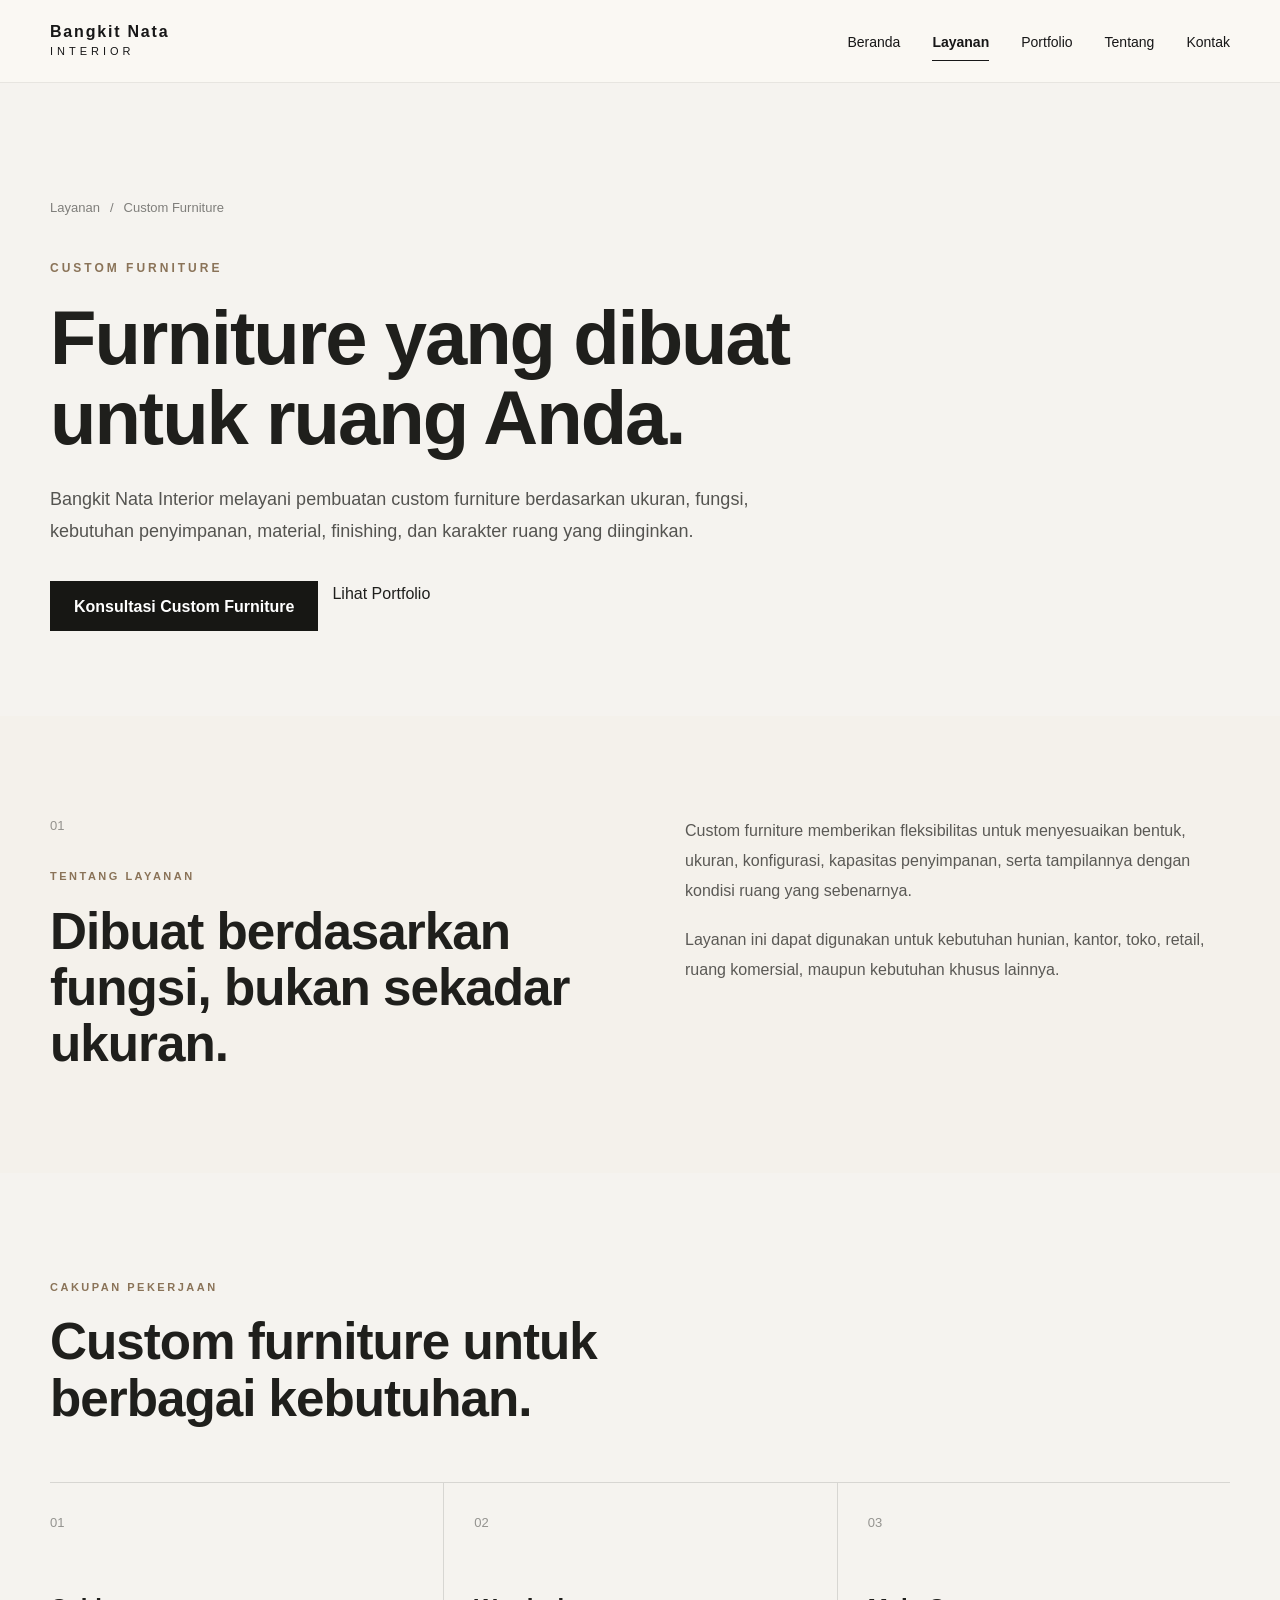
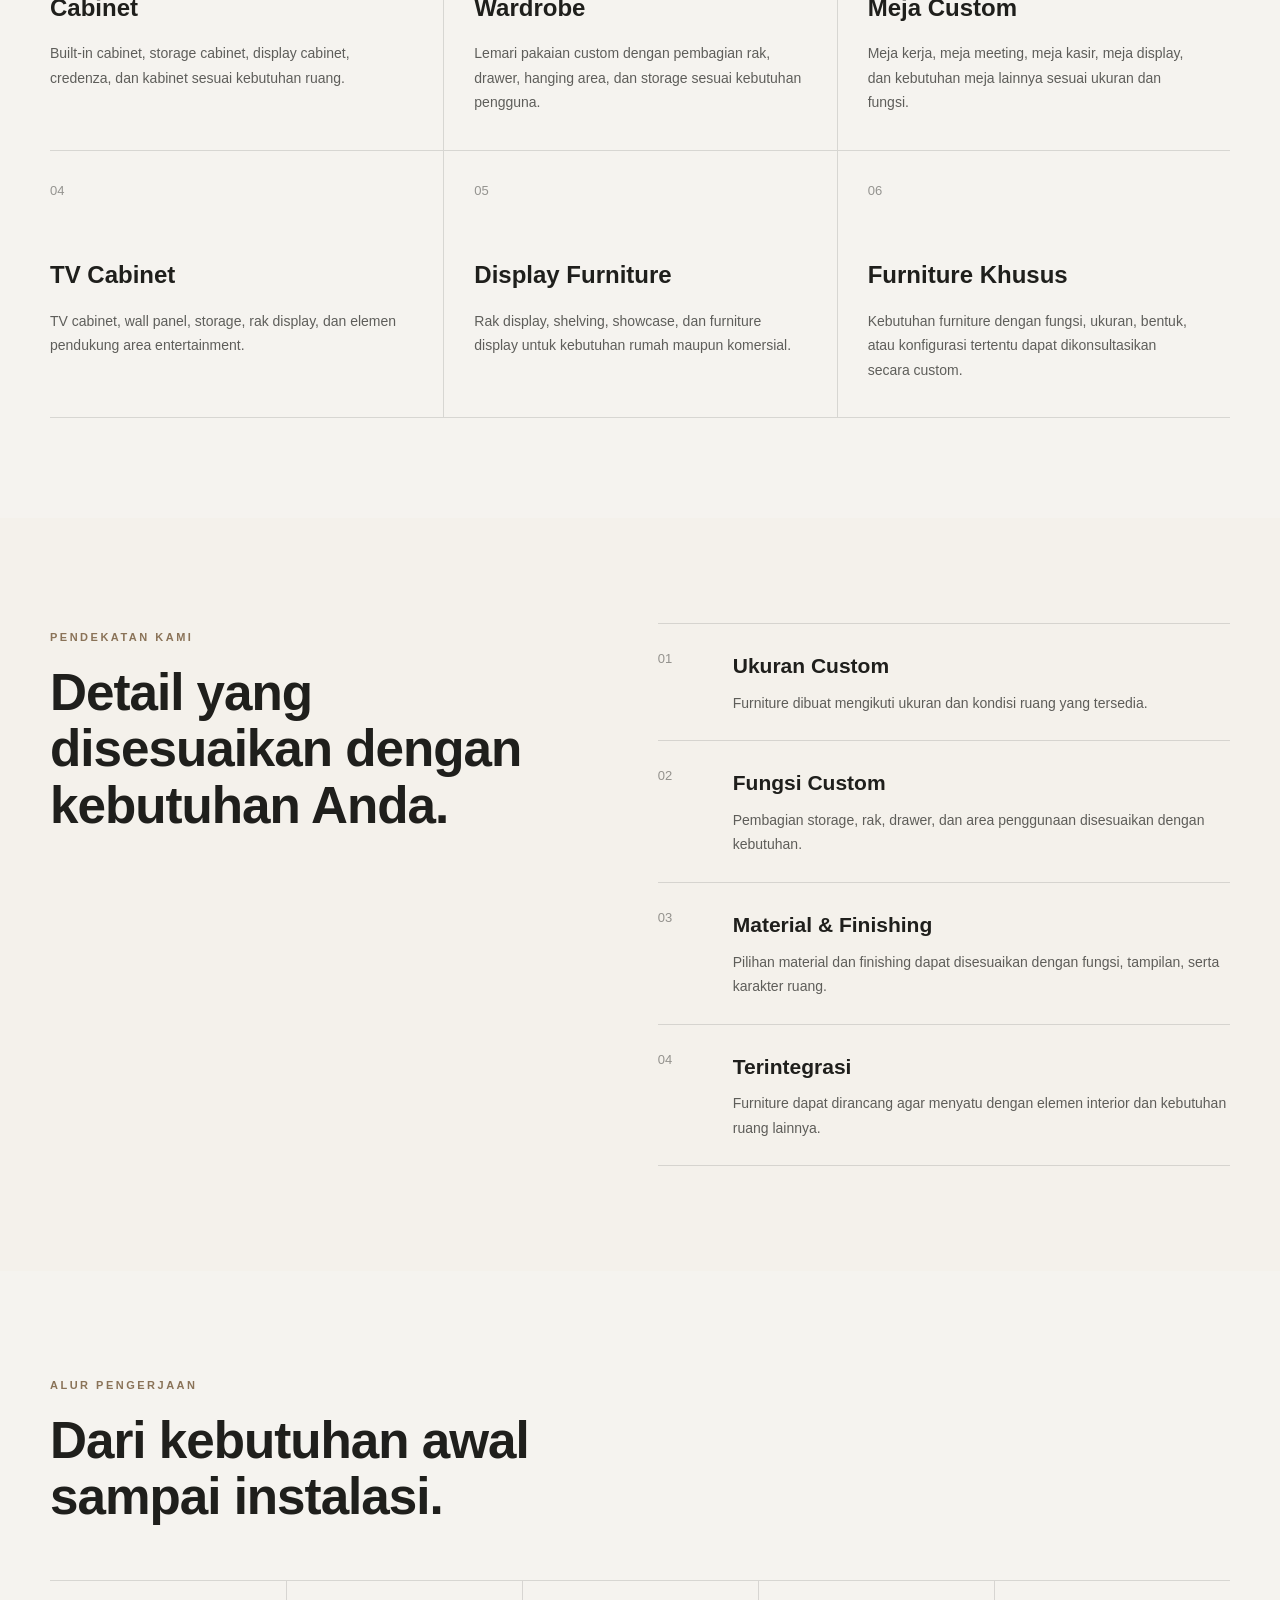
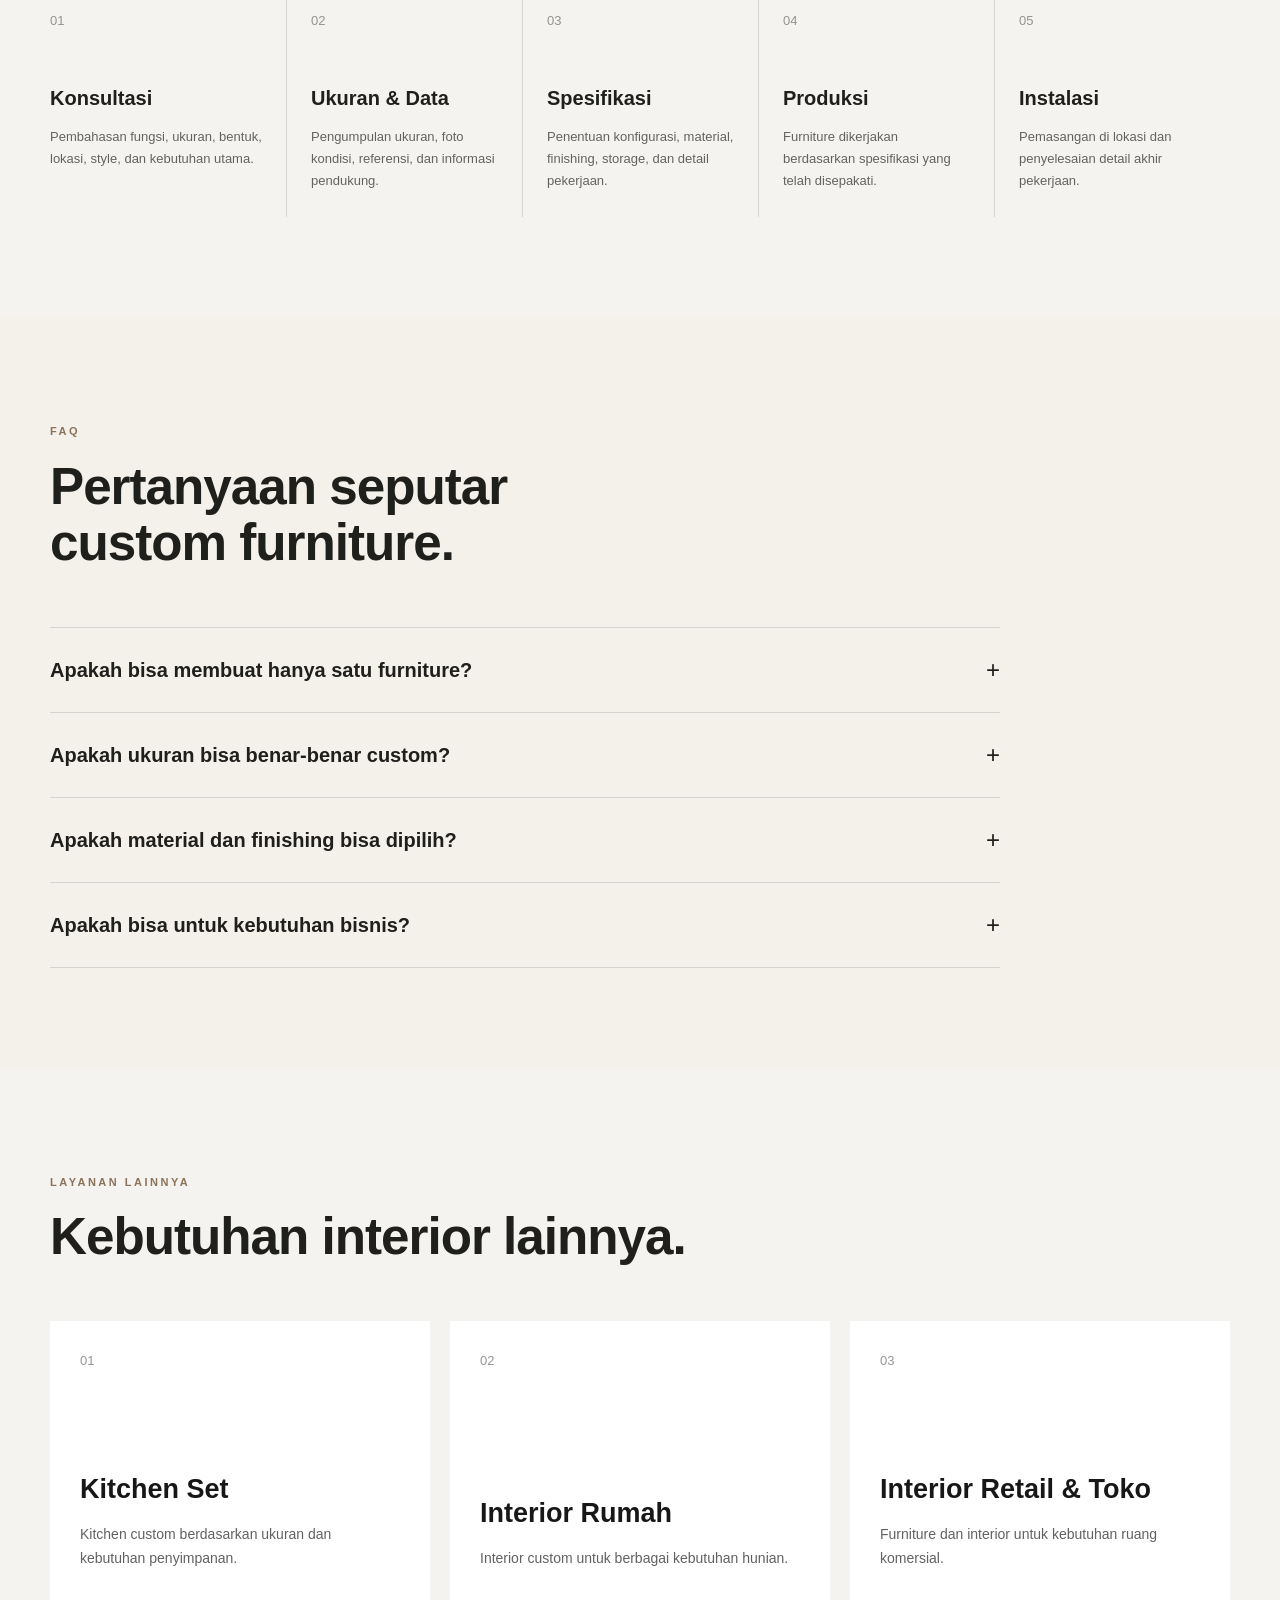
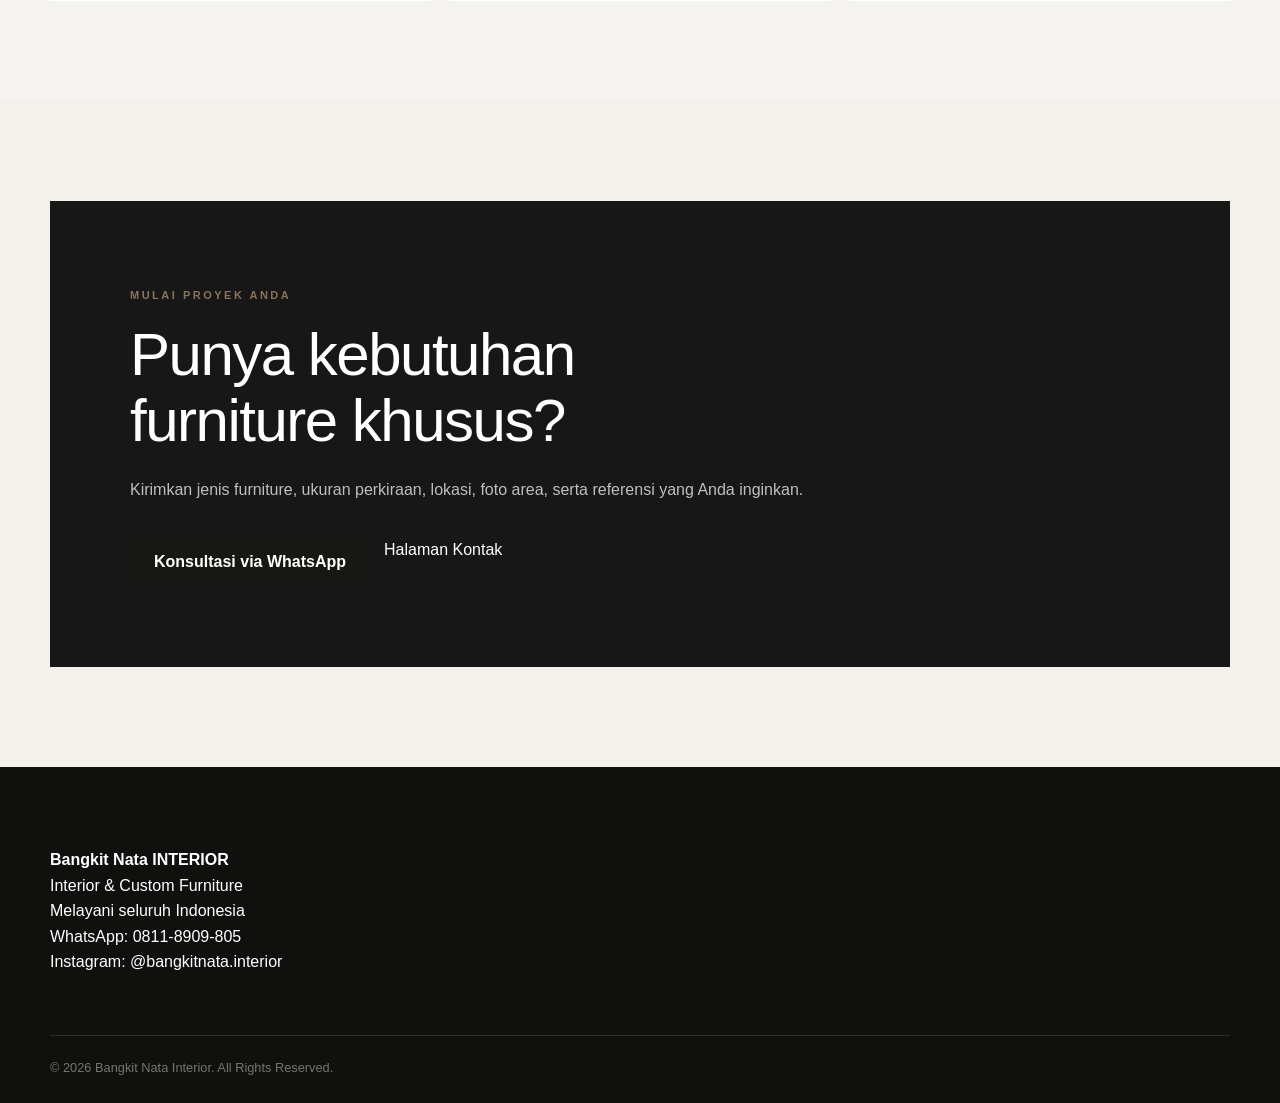
<file: layanan/custom-furniture.html>
<!DOCTYPE html>
<html lang="id">
<head>
    <meta charset="UTF-8">
    <meta name="viewport" content="width=device-width, initial-scale=1.0">

    <title>Jasa Custom Furniture | Bangkit Nata Interior</title>

    <meta name="description"
          content="Jasa custom furniture dari Bangkit Nata Interior untuk rumah, kantor, toko, retail, display, storage, cabinet, meja, wardrobe dan furniture sesuai ukuran di seluruh Indonesia.">

    <meta name="keywords"
          content="custom furniture, jasa furniture custom, furniture sesuai ukuran, custom cabinet, custom wardrobe, custom meja, interior furniture Indonesia">

    <meta name="robots" content="index, follow">

    <link rel="canonical" href="https://bangkitnatainterior.com/layanan/custom-furniture.html">

<meta property="og:type" content="website">
<meta property="og:url" content="https://bangkitnatainterior.com/layanan/custom-furniture.html">
<meta property="og:title" content="Jasa Custom Furniture | Bangkit Nata Interior">
<meta property="og:description" content="Jasa custom furniture dari Bangkit Nata Interior untuk rumah, kantor, toko, dan berbagai kebutuhan ruang. Dibuat sesuai ukuran, fungsi, dan kebutuhan proyek. Melayani seluruh Indonesia.">
<meta property="og:site_name" content="Bangkit Nata Interior">
<meta property="og:locale" content="id_ID">

<meta property="og:image" content="https://bangkitnatainterior.com/assets/images/portfolio/kitchen-set-02.jpeg">
<meta property="og:image:alt" content="Custom furniture oleh Bangkit Nata Interior">

<meta name="twitter:card" content="summary_large_image">
<meta name="twitter:title" content="Jasa Custom Furniture | Bangkit Nata Interior">
<meta name="twitter:description" content="Custom furniture sesuai ukuran, fungsi, desain, dan kebutuhan ruang untuk berbagai jenis proyek.">
<meta name="twitter:image" content="https://bangkitnatainterior.com/assets/images/portfolio/kitchen-set-02.jpeg">

<script type="application/ld+json">
{
  "@context": "https://schema.org",
  "@type": "Service",
  "name": "Jasa Custom Furniture",
  "description": "Jasa custom furniture dari Bangkit Nata Interior untuk pembuatan furniture sesuai ukuran, fungsi, desain, dan kebutuhan proyek.",
  "url": "https://bangkitnatainterior.com/layanan/custom-furniture.html",
  "serviceType": "Jasa Custom Furniture",
  "areaServed": {
    "@type": "Country",
    "name": "Indonesia"
  },
  "provider": {
    "@type": "HomeAndConstructionBusiness",
    "name": "Bangkit Nata Interior",
    "url": "https://bangkitnatainterior.com/",
    "telephone": "+628118909805"
  }
}
</script>

    <link rel="stylesheet" href="../assets/css/style.css">
</head>

<body>

    <header class="header">
        <div class="container nav-container">

            <a href="../index.html" class="logo">
                Bangkit Nata
                <span>INTERIOR</span>
            </a>

            <nav class="nav">
                <a href="../index.html">Beranda</a>
                <a href="../layanan.html" class="active">Layanan</a>
                <a href="../portfolio.html">Portfolio</a>
                <a href="../tentang.html">Tentang</a>
                <a href="../kontak.html">Kontak</a>
            </nav>

        </div>
    </header>


    <section class="service-detail-hero">
        <div class="container">

            <div class="service-breadcrumb">
                <a href="../layanan.html">Layanan</a>
                <span>/</span>
                <span>Custom Furniture</span>
            </div>

            <span class="section-label">CUSTOM FURNITURE</span>

            <h1>
                Furniture yang dibuat
                <br>
                untuk ruang Anda.
            </h1>

            <p>
                Bangkit Nata Interior melayani pembuatan custom furniture
                berdasarkan ukuran, fungsi, kebutuhan penyimpanan,
                material, finishing, dan karakter ruang yang diinginkan.
            </p>

            <div class="service-hero-actions">

                <a
                    href="https://wa.me/628118909805?text=Halo%20Bangkit%20Nama%20Interior%2C%20saya%20ingin%20konsultasi%20mengenai%20custom%20furniture."
                    target="_blank"
                    rel="noopener noreferrer"
                    class="btn btn-primary">
                    Konsultasi Custom Furniture
                </a>

                <a href="../portfolio.html" class="btn btn-outline">
                    Lihat Portfolio
                </a>

            </div>

        </div>
    </section>


    <main>

        <section class="service-intro">
            <div class="container service-intro-grid">

                <div>
                    <span class="service-number">01</span>
                    <span class="section-label">TENTANG LAYANAN</span>

                    <h2>
                        Dibuat berdasarkan fungsi,
                        bukan sekadar ukuran.
                    </h2>
                </div>

                <div class="service-intro-copy">
                    <p>
                        Custom furniture memberikan fleksibilitas untuk
                        menyesuaikan bentuk, ukuran, konfigurasi,
                        kapasitas penyimpanan, serta tampilannya dengan
                        kondisi ruang yang sebenarnya.
                    </p>

                    <p>
                        Layanan ini dapat digunakan untuk kebutuhan hunian,
                        kantor, toko, retail, ruang komersial,
                        maupun kebutuhan khusus lainnya.
                    </p>
                </div>

            </div>
        </section>


        <section class="service-scope">
            <div class="container">

                <div class="service-section-heading">
                    <span class="section-label">CAKUPAN PEKERJAAN</span>

                    <h2>
                        Custom furniture untuk
                        <br>
                        berbagai kebutuhan.
                    </h2>
                </div>

                <div class="service-scope-grid">

                    <article class="service-scope-item">
                        <span>01</span>
                        <h3>Cabinet</h3>
                        <p>
                            Built-in cabinet, storage cabinet,
                            display cabinet, credenza, dan kabinet
                            sesuai kebutuhan ruang.
                        </p>
                    </article>

                    <article class="service-scope-item">
                        <span>02</span>
                        <h3>Wardrobe</h3>
                        <p>
                            Lemari pakaian custom dengan pembagian
                            rak, drawer, hanging area, dan storage
                            sesuai kebutuhan pengguna.
                        </p>
                    </article>

                    <article class="service-scope-item">
                        <span>03</span>
                        <h3>Meja Custom</h3>
                        <p>
                            Meja kerja, meja meeting, meja kasir,
                            meja display, dan kebutuhan meja lainnya
                            sesuai ukuran dan fungsi.
                        </p>
                    </article>

                    <article class="service-scope-item">
                        <span>04</span>
                        <h3>TV Cabinet</h3>
                        <p>
                            TV cabinet, wall panel, storage,
                            rak display, dan elemen pendukung
                            area entertainment.
                        </p>
                    </article>

                    <article class="service-scope-item">
                        <span>05</span>
                        <h3>Display Furniture</h3>
                        <p>
                            Rak display, shelving, showcase,
                            dan furniture display untuk kebutuhan
                            rumah maupun komersial.
                        </p>
                    </article>

                    <article class="service-scope-item">
                        <span>06</span>
                        <h3>Furniture Khusus</h3>
                        <p>
                            Kebutuhan furniture dengan fungsi,
                            ukuran, bentuk, atau konfigurasi tertentu
                            dapat dikonsultasikan secara custom.
                        </p>
                    </article>

                </div>

            </div>
        </section>


        <section class="service-approach">
            <div class="container service-approach-grid">

                <div>
                    <span class="section-label">PENDEKATAN KAMI</span>

                    <h2>
                        Detail yang disesuaikan
                        dengan kebutuhan Anda.
                    </h2>
                </div>

                <div class="service-feature-list">

                    <div class="service-feature">
                        <span>01</span>
                        <div>
                            <h3>Ukuran Custom</h3>
                            <p>
                                Furniture dibuat mengikuti ukuran
                                dan kondisi ruang yang tersedia.
                            </p>
                        </div>
                    </div>

                    <div class="service-feature">
                        <span>02</span>
                        <div>
                            <h3>Fungsi Custom</h3>
                            <p>
                                Pembagian storage, rak, drawer,
                                dan area penggunaan disesuaikan
                                dengan kebutuhan.
                            </p>
                        </div>
                    </div>

                    <div class="service-feature">
                        <span>03</span>
                        <div>
                            <h3>Material & Finishing</h3>
                            <p>
                                Pilihan material dan finishing
                                dapat disesuaikan dengan fungsi,
                                tampilan, serta karakter ruang.
                            </p>
                        </div>
                    </div>

                    <div class="service-feature">
                        <span>04</span>
                        <div>
                            <h3>Terintegrasi</h3>
                            <p>
                                Furniture dapat dirancang agar
                                menyatu dengan elemen interior
                                dan kebutuhan ruang lainnya.
                            </p>
                        </div>
                    </div>

                </div>

            </div>
        </section>


        <section class="service-process">
            <div class="container">

                <div class="service-section-heading">
                    <span class="section-label">ALUR PENGERJAAN</span>

                    <h2>
                        Dari kebutuhan awal
                        <br>
                        sampai instalasi.
                    </h2>
                </div>

                <div class="service-process-grid">

                    <div class="service-process-item">
                        <span>01</span>
                        <h3>Konsultasi</h3>
                        <p>
                            Pembahasan fungsi, ukuran, bentuk,
                            lokasi, style, dan kebutuhan utama.
                        </p>
                    </div>

                    <div class="service-process-item">
                        <span>02</span>
                        <h3>Ukuran & Data</h3>
                        <p>
                            Pengumpulan ukuran, foto kondisi,
                            referensi, dan informasi pendukung.
                        </p>
                    </div>

                    <div class="service-process-item">
                        <span>03</span>
                        <h3>Spesifikasi</h3>
                        <p>
                            Penentuan konfigurasi, material,
                            finishing, storage, dan detail pekerjaan.
                        </p>
                    </div>

                    <div class="service-process-item">
                        <span>04</span>
                        <h3>Produksi</h3>
                        <p>
                            Furniture dikerjakan berdasarkan
                            spesifikasi yang telah disepakati.
                        </p>
                    </div>

                    <div class="service-process-item">
                        <span>05</span>
                        <h3>Instalasi</h3>
                        <p>
                            Pemasangan di lokasi dan penyelesaian
                            detail akhir pekerjaan.
                        </p>
                    </div>

                </div>

            </div>
        </section>


        <section class="service-faq">
            <div class="container">

                <div class="service-section-heading">
                    <span class="section-label">FAQ</span>

                    <h2>
                        Pertanyaan seputar
                        <br>
                        custom furniture.
                    </h2>
                </div>

                <div class="service-faq-list">

                    <details>
                        <summary>
                            Apakah bisa membuat hanya satu furniture?
                        </summary>
                        <p>
                            Bisa. Kebutuhan dapat dikonsultasikan
                            mulai dari satu item furniture hingga
                            beberapa furniture dalam satu proyek.
                        </p>
                    </details>

                    <details>
                        <summary>
                            Apakah ukuran bisa benar-benar custom?
                        </summary>
                        <p>
                            Ya. Ukuran dan konfigurasi dapat disesuaikan
                            dengan kondisi ruang dan kebutuhan pengguna.
                        </p>
                    </details>

                    <details>
                        <summary>
                            Apakah material dan finishing bisa dipilih?
                        </summary>
                        <p>
                            Pilihan material dan finishing dapat dibahas
                            sesuai kebutuhan fungsi, tampilan,
                            dan spesifikasi proyek.
                        </p>
                    </details>

                    <details>
                        <summary>
                            Apakah bisa untuk kebutuhan bisnis?
                        </summary>
                        <p>
                            Bisa. Custom furniture dapat digunakan
                            untuk kantor, toko, retail, showroom,
                            area pelayanan, dan berbagai ruang komersial.
                        </p>
                    </details>

                </div>

            </div>
        </section>


        <section class="service-related">
            <div class="container">

                <div class="service-section-heading">
                    <span class="section-label">LAYANAN LAINNYA</span>

                    <h2>
                        Kebutuhan interior lainnya.
                    </h2>
                </div>

                <div class="service-related-grid">

                    <a href="kitchen-set.html" class="service-related-card">
                        <span>01</span>
                        <h3>Kitchen Set</h3>
                        <p>
                            Kitchen custom berdasarkan
                            ukuran dan kebutuhan penyimpanan.
                        </p>
                    </a>

                    <a href="interior-rumah.html" class="service-related-card">
                        <span>02</span>
                        <h3>Interior Rumah</h3>
                        <p>
                            Interior custom untuk
                            berbagai kebutuhan hunian.
                        </p>
                    </a>

                    <a href="interior-toko.html" class="service-related-card">
                        <span>03</span>
                        <h3>Interior Retail & Toko</h3>
                        <p>
                            Furniture dan interior untuk
                            kebutuhan ruang komersial.
                        </p>
                    </a>

                </div>

            </div>
        </section>


        <section class="service-final">
            <div class="container">

                <div class="service-final-box">

                    <span class="section-label">MULAI PROYEK ANDA</span>

                    <h2>
                        Punya kebutuhan
                        <br>
                        furniture khusus?
                    </h2>

                    <p>
                        Kirimkan jenis furniture, ukuran perkiraan,
                        lokasi, foto area, serta referensi
                        yang Anda inginkan.
                    </p>

                    <div class="service-final-actions">

                        <a
                            href="https://wa.me/628118909805?text=Halo%20Bangkit%20Nama%20Interior%2C%20saya%20ingin%20konsultasi%20mengenai%20custom%20furniture."
                            target="_blank"
                            rel="noopener noreferrer"
                            class="btn btn-primary">
                            Konsultasi via WhatsApp
                        </a>

                        <a href="../kontak.html" class="btn btn-outline">
                            Halaman Kontak
                        </a>

                    </div>

                </div>

            </div>
        </section>

    </main>


    <footer class="footer">
        <div class="container footer-content">

            <div>
                <strong>Bangkit Nata INTERIOR</strong>
                <p>
                    Interior & Custom Furniture
                    <br>
                    Melayani seluruh Indonesia
                </p>
            </div>

            <div>
                <p>
                    WhatsApp:
                    <a href="https://wa.me/628118909805">
                        0811-8909-805
                    </a>
                </p>

                <p>
                    Instagram:
                    <a
                        href="https://www.instagram.com/bangkitnata.interior/"
                        target="_blank"
                        rel="noopener noreferrer">
                        @bangkitnata.interior
                    </a>
                </p>
            </div>

        </div>

        <div class="container footer-bottom">
            <p>© 2026 Bangkit Nata Interior. All Rights Reserved.</p>
        </div>
    </footer>


    <script src="../assets/js/main.js"></script>

</body>
</html>
</file>
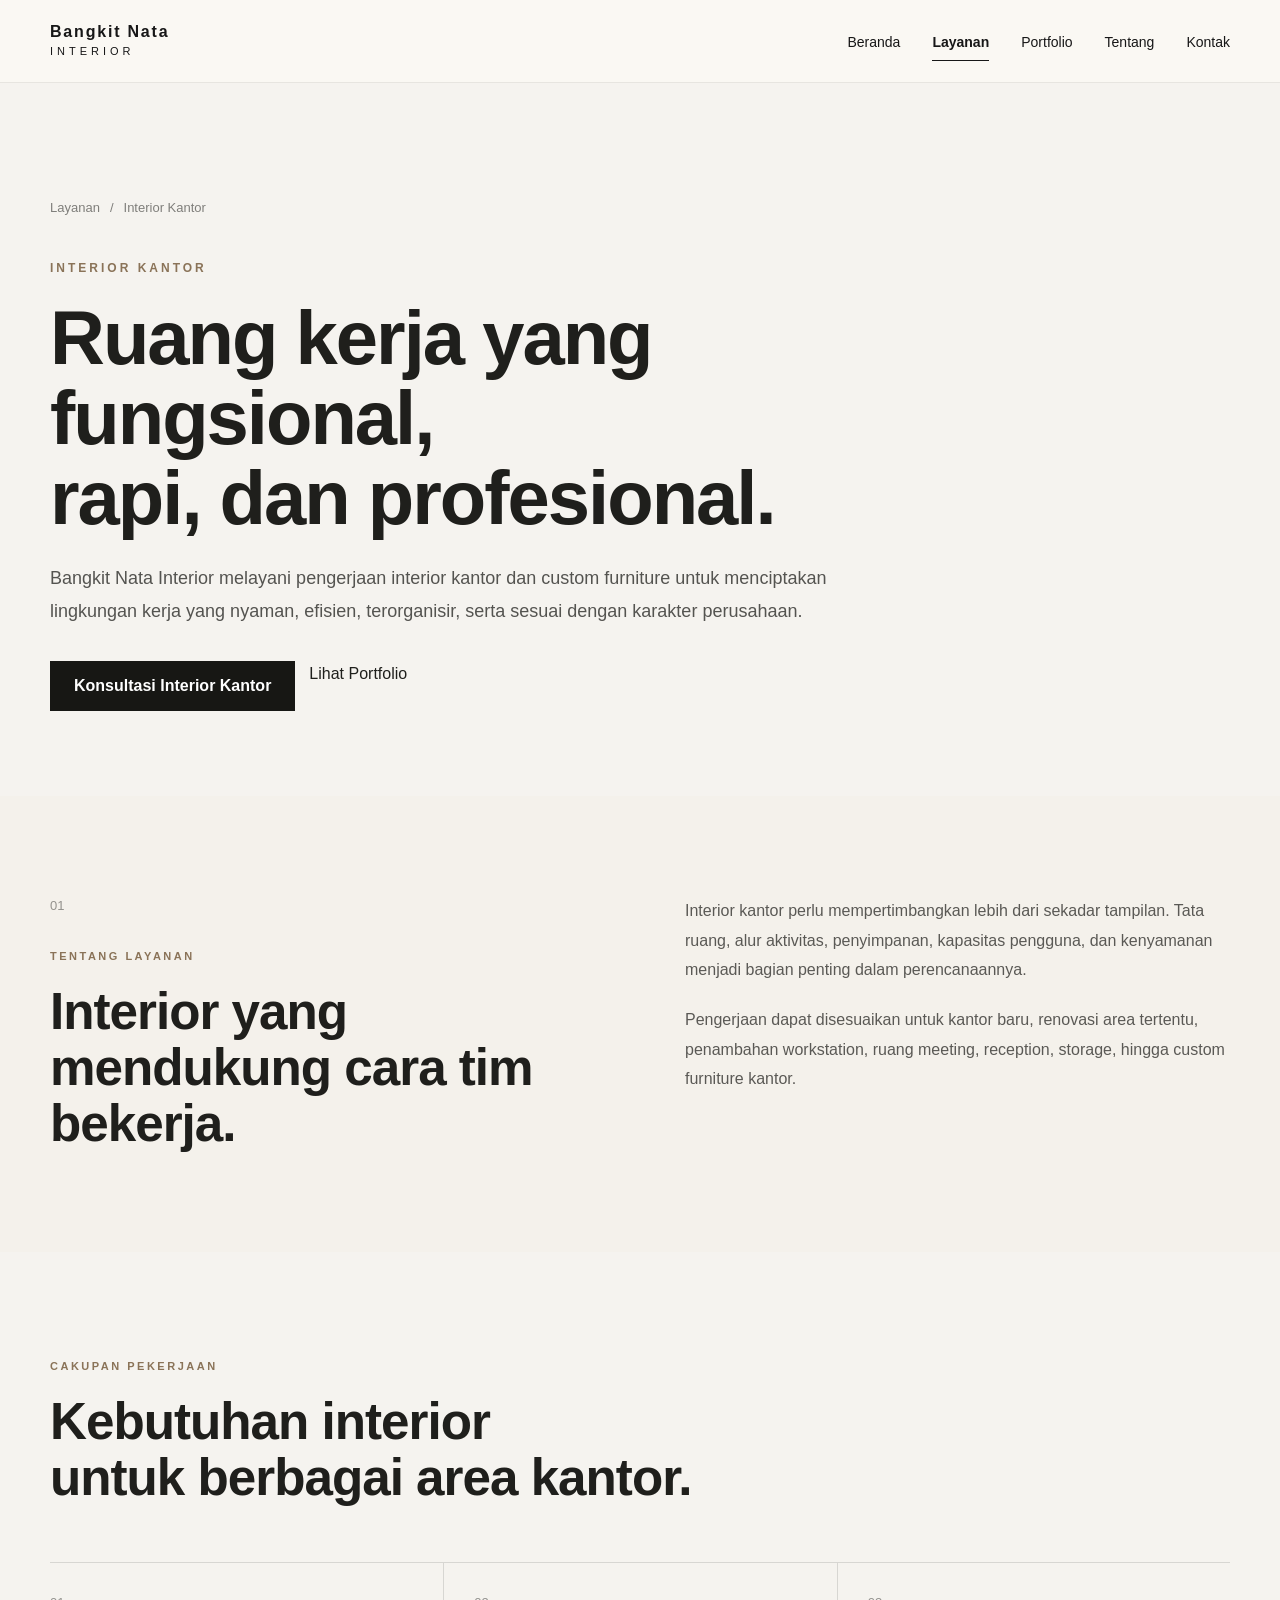
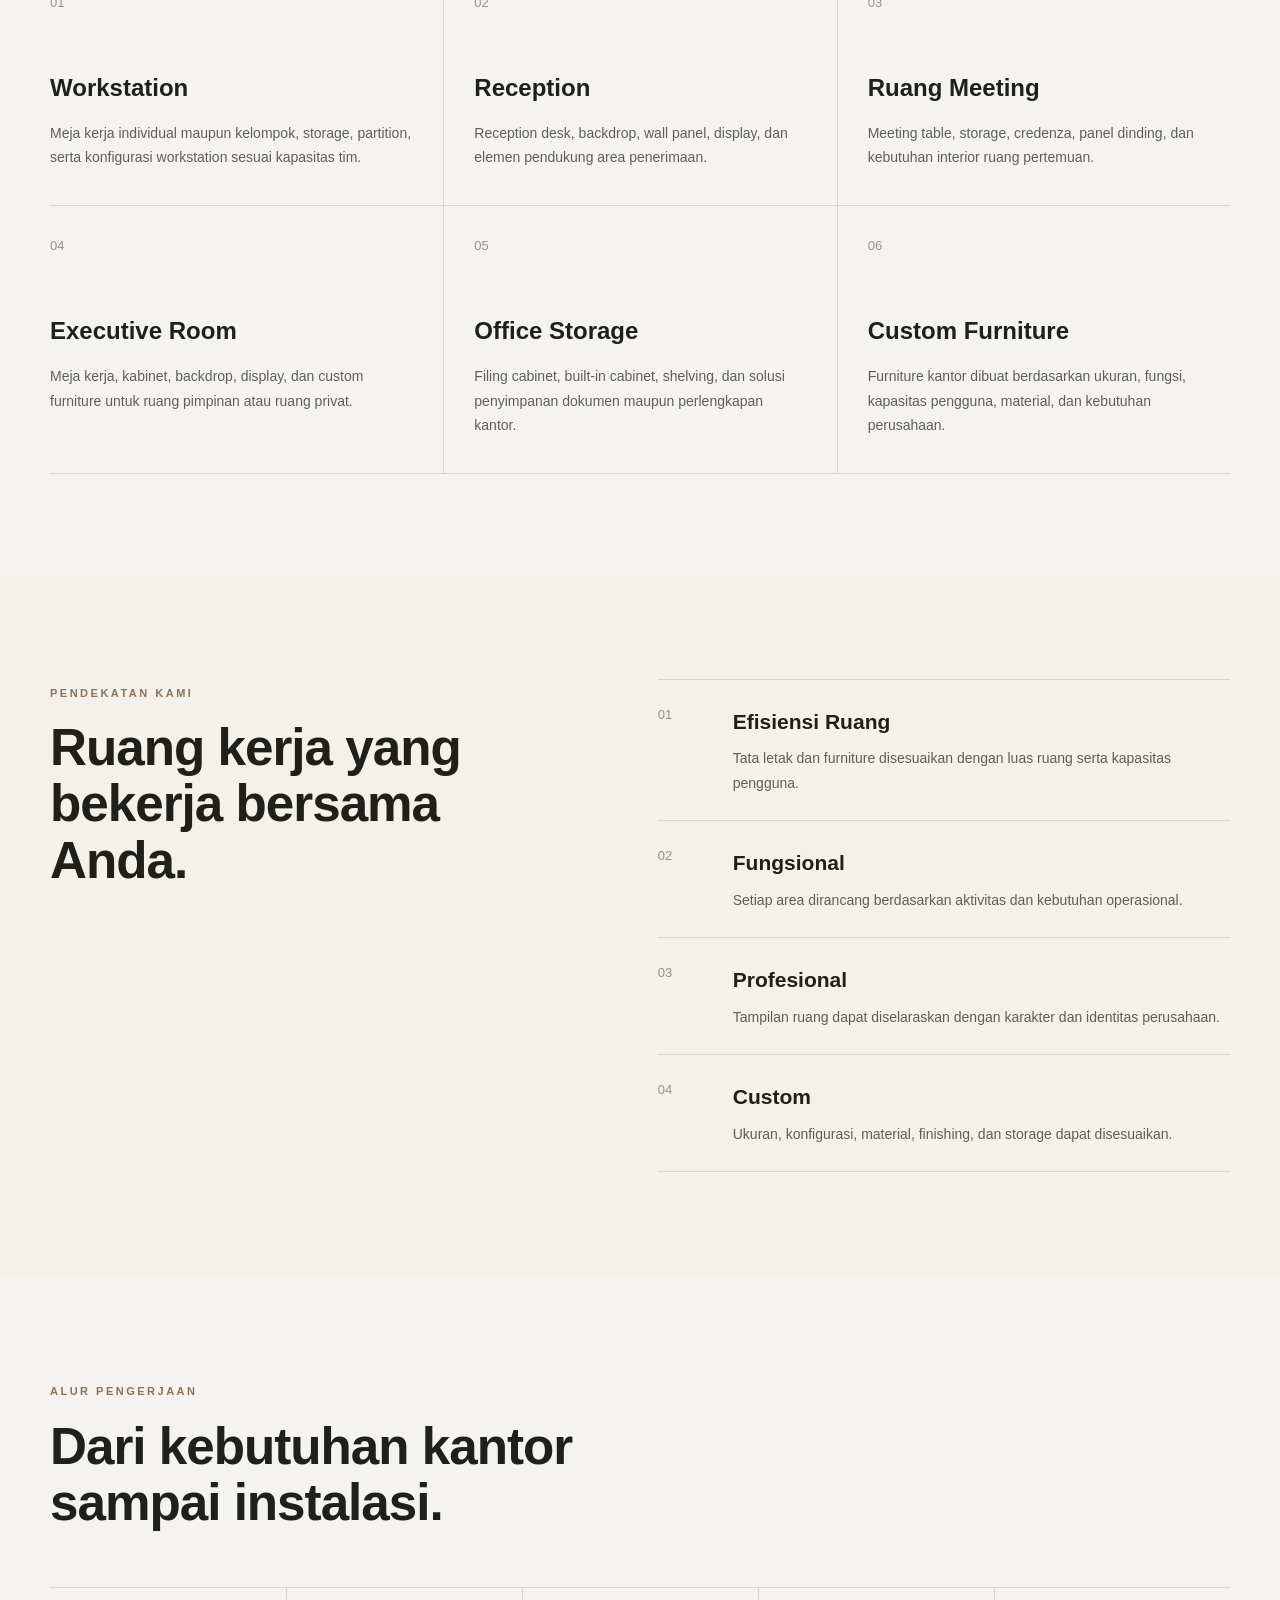
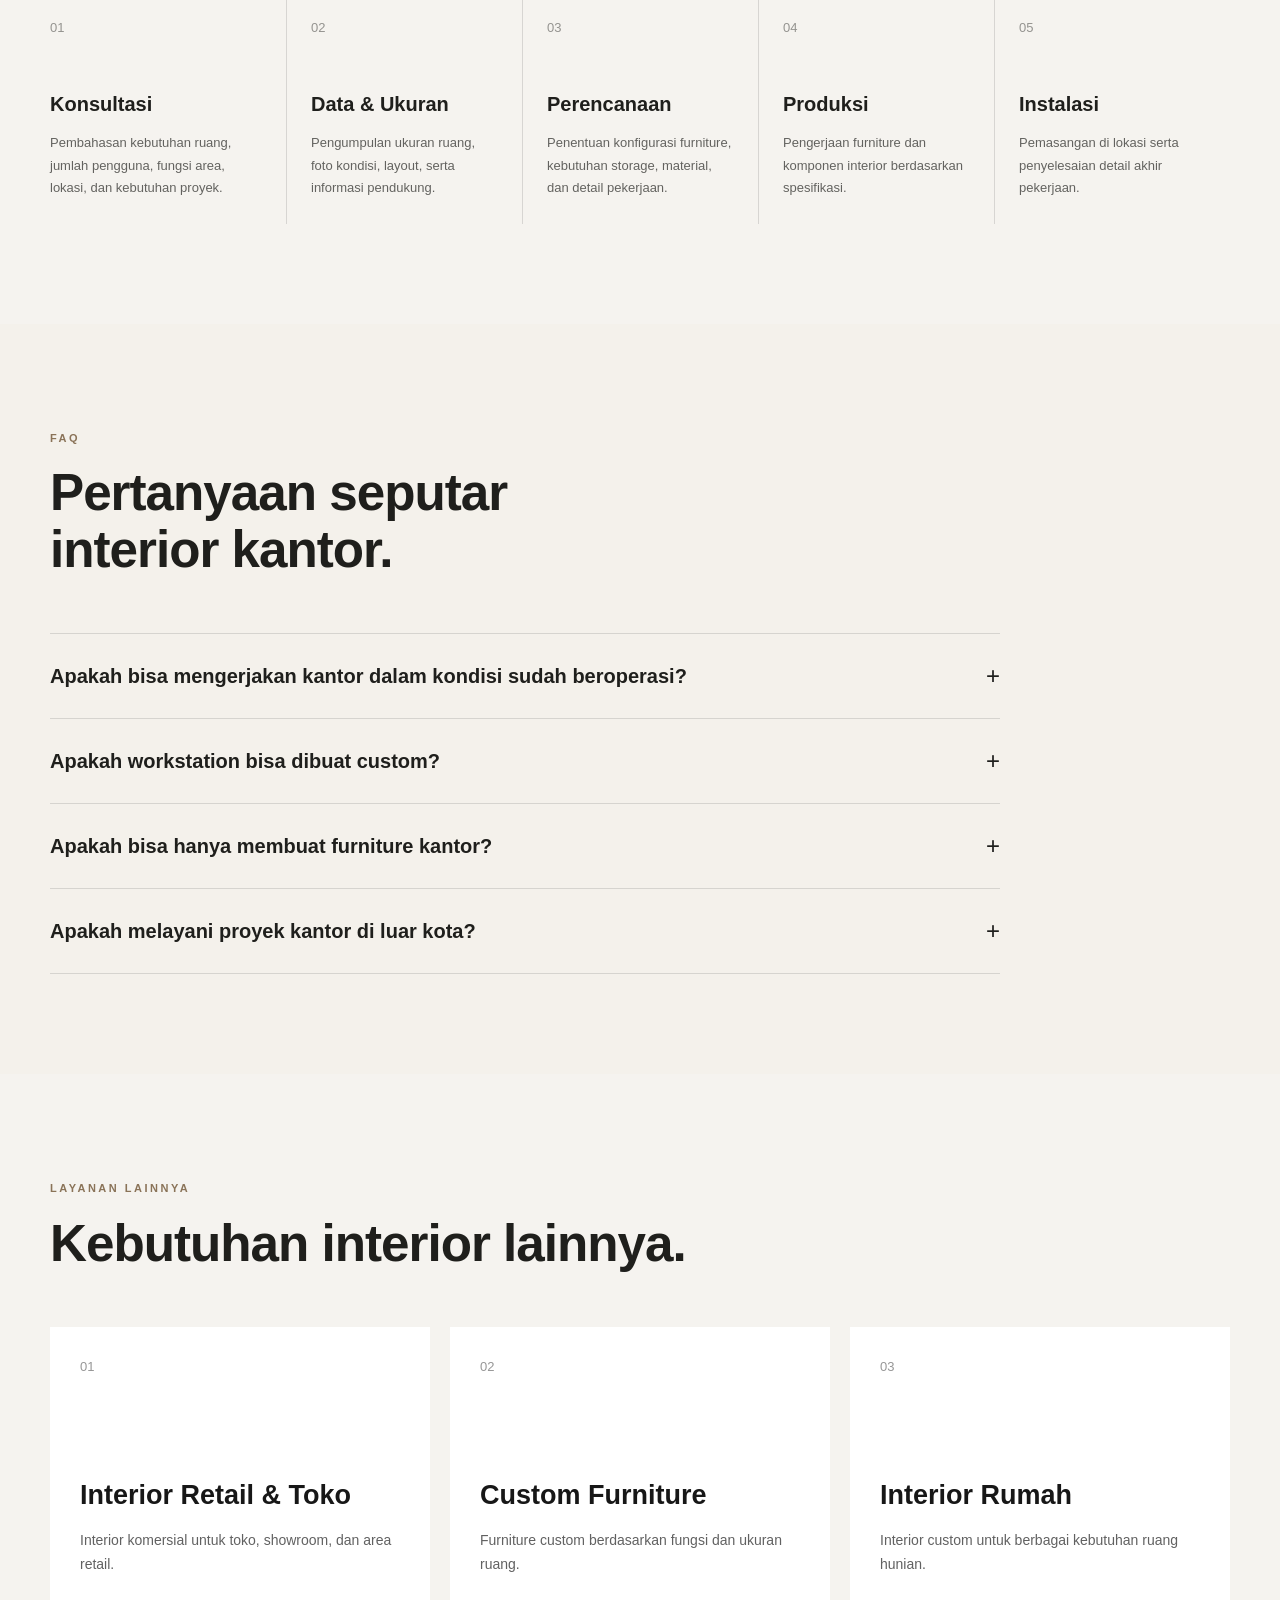
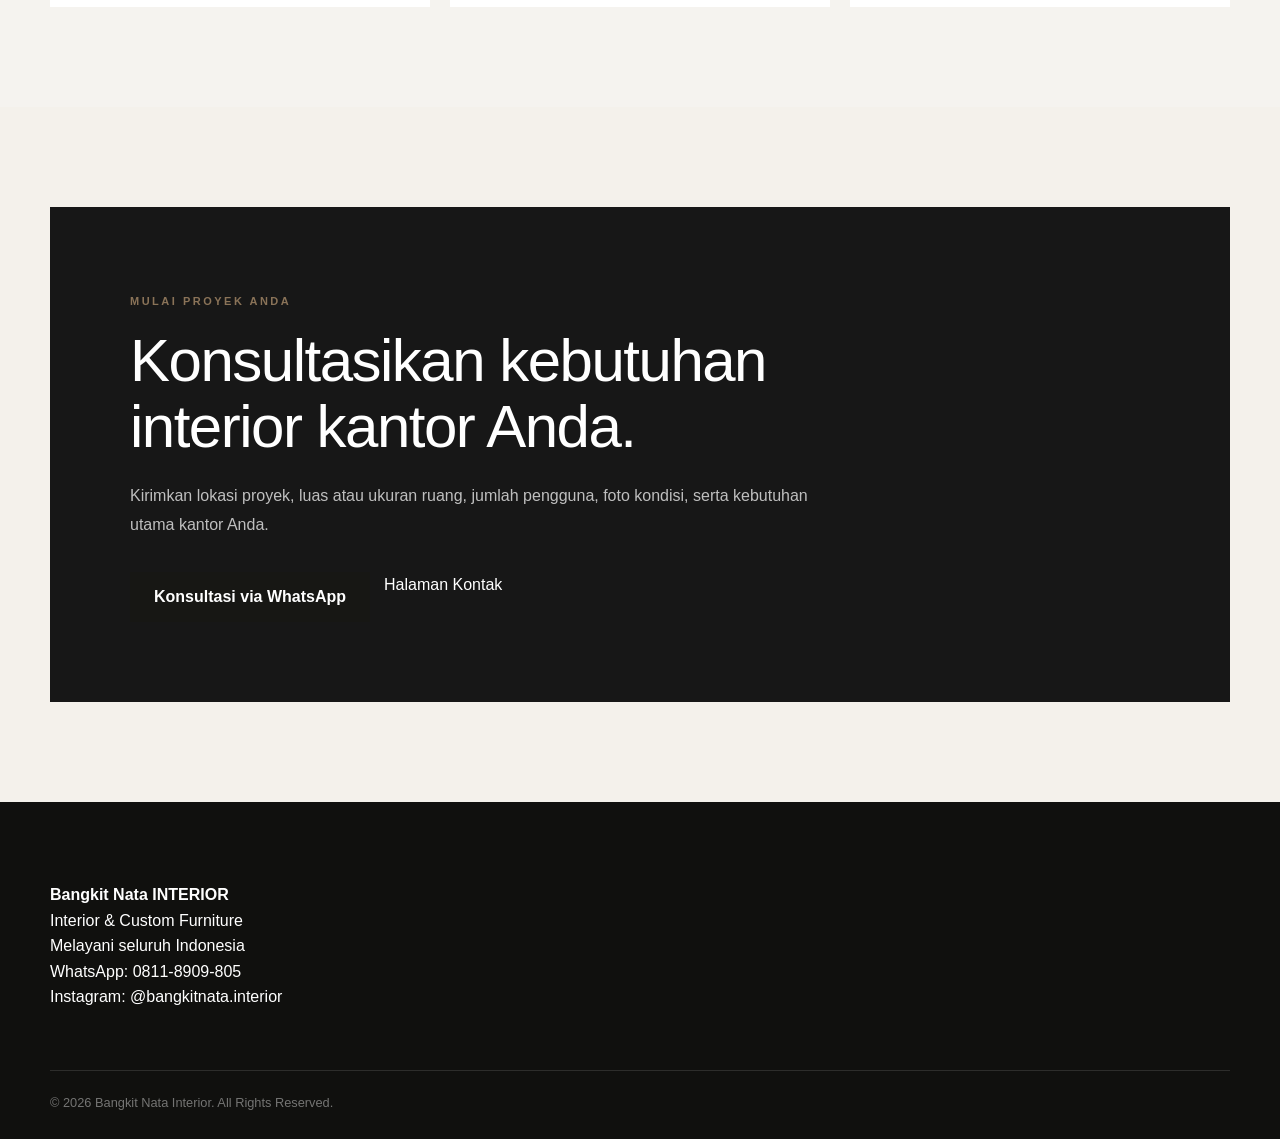
<file: layanan/interior-kantor.html>
<!DOCTYPE html>
<html lang="id">
<head>
    <meta charset="UTF-8">
    <meta name="viewport" content="width=device-width, initial-scale=1.0">

    <title>Jasa Interior Kantor Custom | Bangkit Nata Interior</title>

    <meta name="description"
          content="Jasa interior kantor custom dari Bangkit Nata Interior untuk workspace, ruang meeting, reception, storage, workstation, executive room dan custom furniture kantor di seluruh Indonesia.">

    <meta name="keywords"
          content="jasa interior kantor, interior kantor custom, interior office, custom furniture kantor, workstation custom, interior kantor Indonesia">

    <meta name="robots" content="index, follow">

    <link rel="canonical" href="https://bangkitnatainterior.com/layanan/interior-kantor.html">

<meta property="og:type" content="website">
<meta property="og:url" content="https://bangkitnatainterior.com/layanan/interior-kantor.html">
<meta property="og:title" content="Jasa Interior Kantor Custom | Bangkit Nata Interior">
<meta property="og:description" content="Jasa interior kantor custom dari Bangkit Nata Interior untuk menciptakan ruang kerja yang fungsional, nyaman, dan sesuai kebutuhan bisnis. Melayani seluruh Indonesia.">
<meta property="og:site_name" content="Bangkit Nata Interior">
<meta property="og:locale" content="id_ID">

<meta property="og:image" content="https://bangkitnatainterior.com/assets/images/portfolio/kohiya-01.jpeg">
<meta property="og:image:alt" content="Interior komersial dan ruang kerja custom oleh Bangkit Nata Interior">

<meta name="twitter:card" content="summary_large_image">
<meta name="twitter:title" content="Jasa Interior Kantor Custom | Bangkit Nata Interior">
<meta name="twitter:description" content="Jasa interior kantor custom untuk ruang kerja yang fungsional, nyaman, dan sesuai kebutuhan bisnis.">
<meta name="twitter:image" content="https://bangkitnatainterior.com/assets/images/portfolio/kohiya-01.jpeg">

<script type="application/ld+json">
{
  "@context": "https://schema.org",
  "@type": "Service",
  "name": "Jasa Interior Kantor Custom",
  "description": "Jasa interior kantor custom dari Bangkit Nata Interior untuk perencanaan, produksi, dan instalasi ruang kerja sesuai kebutuhan bisnis.",
  "url": "https://bangkitnatainterior.com/layanan/interior-kantor.html",
  "serviceType": "Jasa Interior Kantor",
  "areaServed": {
    "@type": "Country",
    "name": "Indonesia"
  },
  "provider": {
    "@type": "HomeAndConstructionBusiness",
    "name": "Bangkit Nata Interior",
    "url": "https://bangkitnatainterior.com/",
    "telephone": "+628118909805"
  }
}
</script>

    <link rel="stylesheet" href="../assets/css/style.css">
</head>

<body>

    <!-- HEADER -->
    <header class="header">
        <div class="container nav-container">

            <a href="../index.html" class="logo">
                Bangkit Nata
                <span>INTERIOR</span>
            </a>

            <nav class="nav">
                <a href="../index.html">Beranda</a>
                <a href="../layanan.html" class="active">Layanan</a>
                <a href="../portfolio.html">Portfolio</a>
                <a href="../tentang.html">Tentang</a>
                <a href="../kontak.html">Kontak</a>
            </nav>

        </div>
    </header>


    <!-- HERO -->
    <section class="service-detail-hero">
        <div class="container">

            <div class="service-breadcrumb">
                <a href="../layanan.html">Layanan</a>
                <span>/</span>
                <span>Interior Kantor</span>
            </div>

            <span class="section-label">INTERIOR KANTOR</span>

            <h1>
                Ruang kerja yang fungsional,
                <br>
                rapi, dan profesional.
            </h1>

            <p>
                Bangkit Nata Interior melayani pengerjaan interior kantor
                dan custom furniture untuk menciptakan lingkungan kerja
                yang nyaman, efisien, terorganisir, serta sesuai dengan
                karakter perusahaan.
            </p>

            <div class="service-hero-actions">

                <a
                    href="https://wa.me/628118909805?text=Halo%20Bangkit%20Nama%20Interior%2C%20saya%20ingin%20konsultasi%20mengenai%20interior%20kantor."
                    target="_blank"
                    rel="noopener noreferrer"
                    class="btn btn-primary">
                    Konsultasi Interior Kantor
                </a>

                <a href="../portfolio.html" class="btn btn-outline">
                    Lihat Portfolio
                </a>

            </div>

        </div>
    </section>


    <main>

        <!-- INTRO -->
        <section class="service-intro">
            <div class="container service-intro-grid">

                <div>
                    <span class="service-number">01</span>
                    <span class="section-label">TENTANG LAYANAN</span>

                    <h2>
                        Interior yang mendukung
                        cara tim bekerja.
                    </h2>
                </div>

                <div class="service-intro-copy">

                    <p>
                        Interior kantor perlu mempertimbangkan lebih dari
                        sekadar tampilan. Tata ruang, alur aktivitas,
                        penyimpanan, kapasitas pengguna, dan kenyamanan
                        menjadi bagian penting dalam perencanaannya.
                    </p>

                    <p>
                        Pengerjaan dapat disesuaikan untuk kantor baru,
                        renovasi area tertentu, penambahan workstation,
                        ruang meeting, reception, storage, hingga
                        custom furniture kantor.
                    </p>

                </div>

            </div>
        </section>


        <!-- SCOPE -->
        <section class="service-scope">
            <div class="container">

                <div class="service-section-heading">
                    <span class="section-label">CAKUPAN PEKERJAAN</span>

                    <h2>
                        Kebutuhan interior
                        <br>
                        untuk berbagai area kantor.
                    </h2>
                </div>

                <div class="service-scope-grid">

                    <article class="service-scope-item">
                        <span>01</span>
                        <h3>Workstation</h3>
                        <p>
                            Meja kerja individual maupun kelompok,
                            storage, partition, serta konfigurasi
                            workstation sesuai kapasitas tim.
                        </p>
                    </article>

                    <article class="service-scope-item">
                        <span>02</span>
                        <h3>Reception</h3>
                        <p>
                            Reception desk, backdrop, wall panel,
                            display, dan elemen pendukung area penerimaan.
                        </p>
                    </article>

                    <article class="service-scope-item">
                        <span>03</span>
                        <h3>Ruang Meeting</h3>
                        <p>
                            Meeting table, storage, credenza,
                            panel dinding, dan kebutuhan interior
                            ruang pertemuan.
                        </p>
                    </article>

                    <article class="service-scope-item">
                        <span>04</span>
                        <h3>Executive Room</h3>
                        <p>
                            Meja kerja, kabinet, backdrop,
                            display, dan custom furniture untuk
                            ruang pimpinan atau ruang privat.
                        </p>
                    </article>

                    <article class="service-scope-item">
                        <span>05</span>
                        <h3>Office Storage</h3>
                        <p>
                            Filing cabinet, built-in cabinet,
                            shelving, dan solusi penyimpanan
                            dokumen maupun perlengkapan kantor.
                        </p>
                    </article>

                    <article class="service-scope-item">
                        <span>06</span>
                        <h3>Custom Furniture</h3>
                        <p>
                            Furniture kantor dibuat berdasarkan
                            ukuran, fungsi, kapasitas pengguna,
                            material, dan kebutuhan perusahaan.
                        </p>
                    </article>

                </div>

            </div>
        </section>


        <!-- APPROACH -->
        <section class="service-approach">
            <div class="container service-approach-grid">

                <div>
                    <span class="section-label">PENDEKATAN KAMI</span>

                    <h2>
                        Ruang kerja yang
                        bekerja bersama Anda.
                    </h2>
                </div>

                <div class="service-feature-list">

                    <div class="service-feature">
                        <span>01</span>
                        <div>
                            <h3>Efisiensi Ruang</h3>
                            <p>
                                Tata letak dan furniture disesuaikan
                                dengan luas ruang serta kapasitas pengguna.
                            </p>
                        </div>
                    </div>

                    <div class="service-feature">
                        <span>02</span>
                        <div>
                            <h3>Fungsional</h3>
                            <p>
                                Setiap area dirancang berdasarkan
                                aktivitas dan kebutuhan operasional.
                            </p>
                        </div>
                    </div>

                    <div class="service-feature">
                        <span>03</span>
                        <div>
                            <h3>Profesional</h3>
                            <p>
                                Tampilan ruang dapat diselaraskan
                                dengan karakter dan identitas perusahaan.
                            </p>
                        </div>
                    </div>

                    <div class="service-feature">
                        <span>04</span>
                        <div>
                            <h3>Custom</h3>
                            <p>
                                Ukuran, konfigurasi, material,
                                finishing, dan storage dapat disesuaikan.
                            </p>
                        </div>
                    </div>

                </div>

            </div>
        </section>


        <!-- PROCESS -->
        <section class="service-process">
            <div class="container">

                <div class="service-section-heading">
                    <span class="section-label">ALUR PENGERJAAN</span>

                    <h2>
                        Dari kebutuhan kantor
                        <br>
                        sampai instalasi.
                    </h2>
                </div>

                <div class="service-process-grid">

                    <div class="service-process-item">
                        <span>01</span>
                        <h3>Konsultasi</h3>
                        <p>
                            Pembahasan kebutuhan ruang, jumlah pengguna,
                            fungsi area, lokasi, dan kebutuhan proyek.
                        </p>
                    </div>

                    <div class="service-process-item">
                        <span>02</span>
                        <h3>Data & Ukuran</h3>
                        <p>
                            Pengumpulan ukuran ruang, foto kondisi,
                            layout, serta informasi pendukung.
                        </p>
                    </div>

                    <div class="service-process-item">
                        <span>03</span>
                        <h3>Perencanaan</h3>
                        <p>
                            Penentuan konfigurasi furniture,
                            kebutuhan storage, material,
                            dan detail pekerjaan.
                        </p>
                    </div>

                    <div class="service-process-item">
                        <span>04</span>
                        <h3>Produksi</h3>
                        <p>
                            Pengerjaan furniture dan komponen
                            interior berdasarkan spesifikasi.
                        </p>
                    </div>

                    <div class="service-process-item">
                        <span>05</span>
                        <h3>Instalasi</h3>
                        <p>
                            Pemasangan di lokasi serta
                            penyelesaian detail akhir pekerjaan.
                        </p>
                    </div>

                </div>

            </div>
        </section>


        <!-- FAQ -->
        <section class="service-faq">
            <div class="container">

                <div class="service-section-heading">
                    <span class="section-label">FAQ</span>

                    <h2>
                        Pertanyaan seputar
                        <br>
                        interior kantor.
                    </h2>
                </div>

                <div class="service-faq-list">

                    <details>
                        <summary>
                            Apakah bisa mengerjakan kantor dalam kondisi sudah beroperasi?
                        </summary>
                        <p>
                            Kebutuhan pengerjaan dapat dibahas berdasarkan
                            kondisi lokasi, area yang dikerjakan,
                            serta jadwal operasional kantor.
                        </p>
                    </details>

                    <details>
                        <summary>
                            Apakah workstation bisa dibuat custom?
                        </summary>
                        <p>
                            Ya. Ukuran, jumlah pengguna, storage,
                            konfigurasi meja, material, dan finishing
                            dapat disesuaikan dengan kebutuhan.
                        </p>
                    </details>

                    <details>
                        <summary>
                            Apakah bisa hanya membuat furniture kantor?
                        </summary>
                        <p>
                            Bisa. Pengerjaan dapat berupa custom furniture
                            tertentu maupun kebutuhan interior yang
                            lebih menyeluruh.
                        </p>
                    </details>

                    <details>
                        <summary>
                            Apakah melayani proyek kantor di luar kota?
                        </summary>
                        <p>
                            Ya. Bangkit Nata Interior melayani kebutuhan
                            proyek di berbagai wilayah Indonesia dengan
                            pelaksanaan yang disesuaikan dengan lokasi proyek.
                        </p>
                    </details>

                </div>

            </div>
        </section>


        <!-- RELATED -->
        <section class="service-related">
            <div class="container">

                <div class="service-section-heading">
                    <span class="section-label">LAYANAN LAINNYA</span>

                    <h2>
                        Kebutuhan interior lainnya.
                    </h2>
                </div>

                <div class="service-related-grid">

                    <a href="interior-toko.html" class="service-related-card">
                        <span>01</span>
                        <h3>Interior Retail & Toko</h3>
                        <p>
                            Interior komersial untuk toko,
                            showroom, dan area retail.
                        </p>
                    </a>

                    <a href="custom-furniture.html" class="service-related-card">
                        <span>02</span>
                        <h3>Custom Furniture</h3>
                        <p>
                            Furniture custom berdasarkan
                            fungsi dan ukuran ruang.
                        </p>
                    </a>

                    <a href="interior-rumah.html" class="service-related-card">
                        <span>03</span>
                        <h3>Interior Rumah</h3>
                        <p>
                            Interior custom untuk berbagai
                            kebutuhan ruang hunian.
                        </p>
                    </a>

                </div>

            </div>
        </section>


        <!-- CTA -->
        <section class="service-final">
            <div class="container">

                <div class="service-final-box">

                    <span class="section-label">MULAI PROYEK ANDA</span>

                    <h2>
                        Konsultasikan kebutuhan
                        <br>
                        interior kantor Anda.
                    </h2>

                    <p>
                        Kirimkan lokasi proyek, luas atau ukuran ruang,
                        jumlah pengguna, foto kondisi, serta kebutuhan
                        utama kantor Anda.
                    </p>

                    <div class="service-final-actions">

                        <a
                            href="https://wa.me/628118909805?text=Halo%20Bangkit%20Nama%20Interior%2C%20saya%20ingin%20konsultasi%20mengenai%20interior%20kantor."
                            target="_blank"
                            rel="noopener noreferrer"
                            class="btn btn-primary">
                            Konsultasi via WhatsApp
                        </a>

                        <a href="../kontak.html" class="btn btn-outline">
                            Halaman Kontak
                        </a>

                    </div>

                </div>

            </div>
        </section>

    </main>


    <!-- FOOTER -->
    <footer class="footer">
        <div class="container footer-content">

            <div>
                <strong>Bangkit Nata INTERIOR</strong>
                <p>
                    Interior & Custom Furniture
                    <br>
                    Melayani seluruh Indonesia
                </p>
            </div>

            <div>
                <p>
                    WhatsApp:
                    <a href="https://wa.me/628118909805">
                        0811-8909-805
                    </a>
                </p>

                <p>
                    Instagram:
                    <a
                        href="https://www.instagram.com/bangkitnata.interior/"
                        target="_blank"
                        rel="noopener noreferrer">
                        @bangkitnata.interior
                    </a>
                </p>
            </div>

        </div>

        <div class="container footer-bottom">
            <p>© 2026 Bangkit Nata Interior. All Rights Reserved.</p>
        </div>
    </footer>


    <script src="../assets/js/main.js"></script>

</body>
</html>
</file>
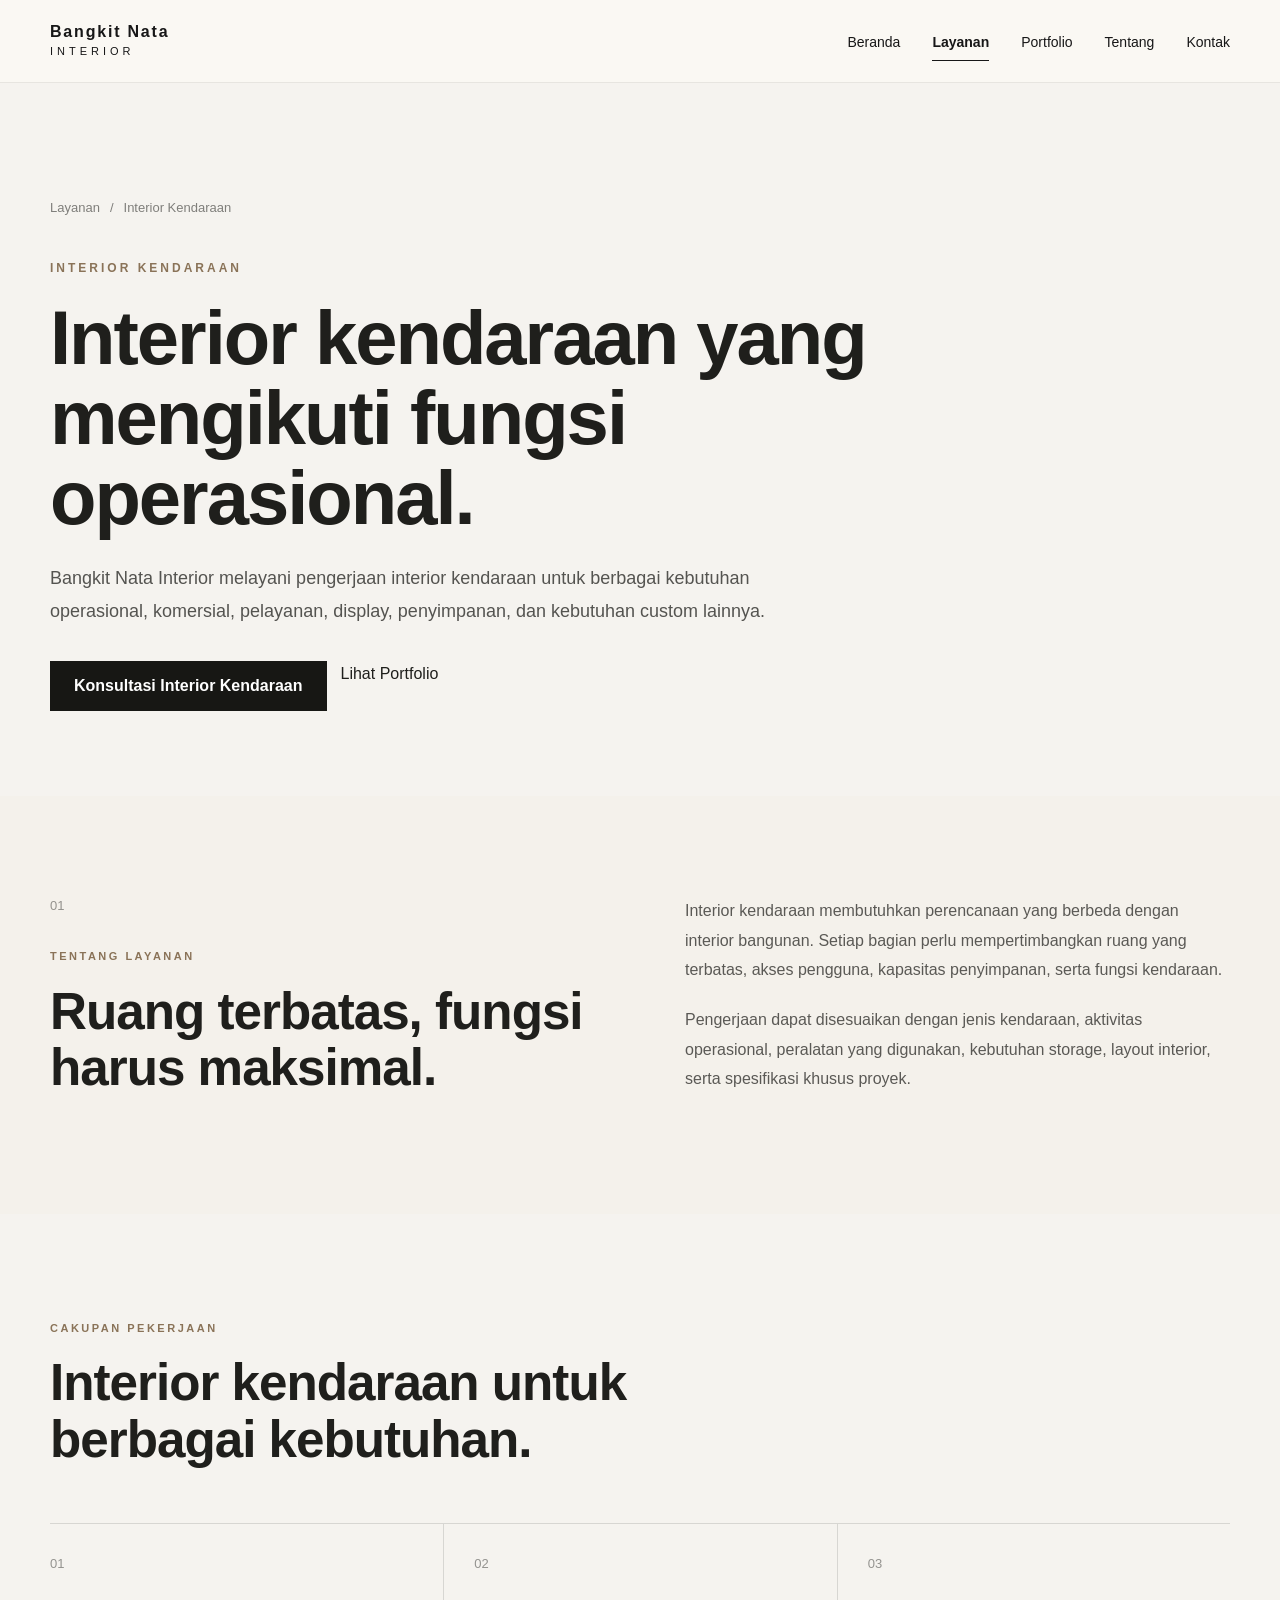
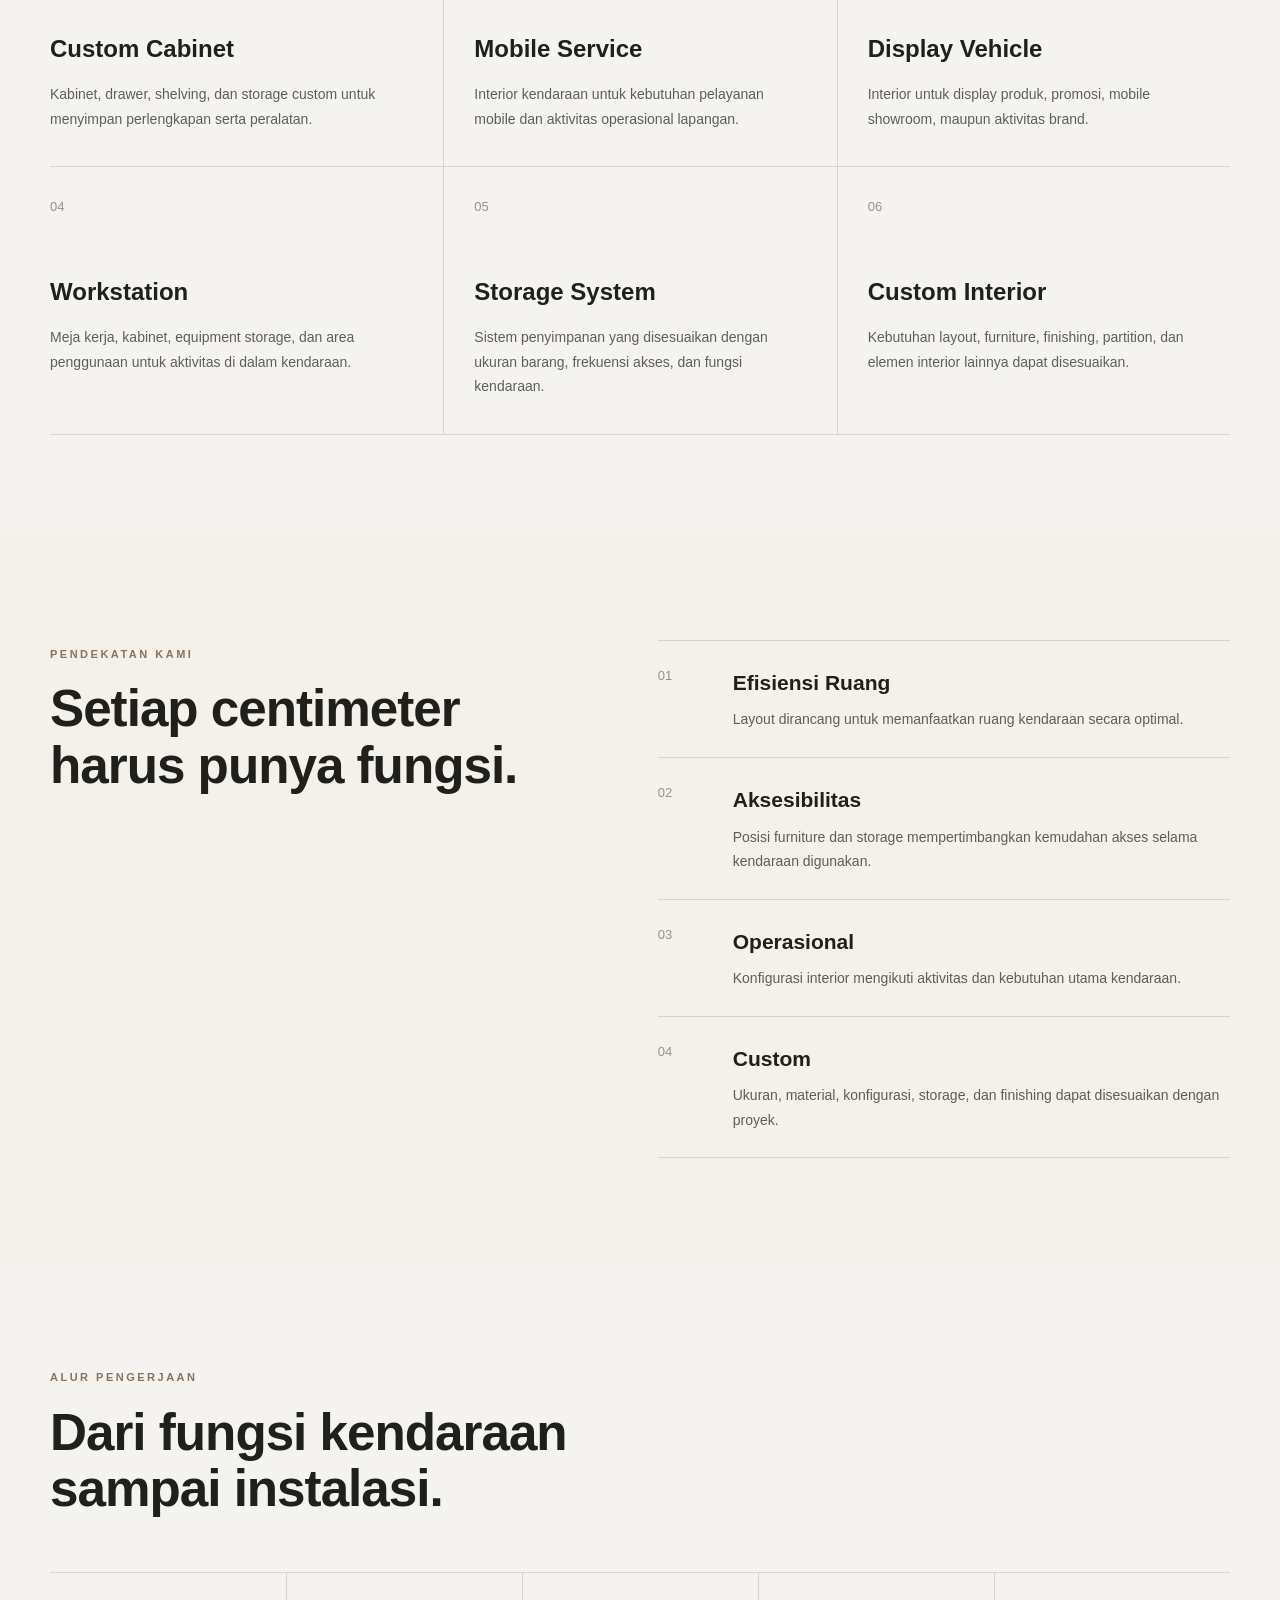
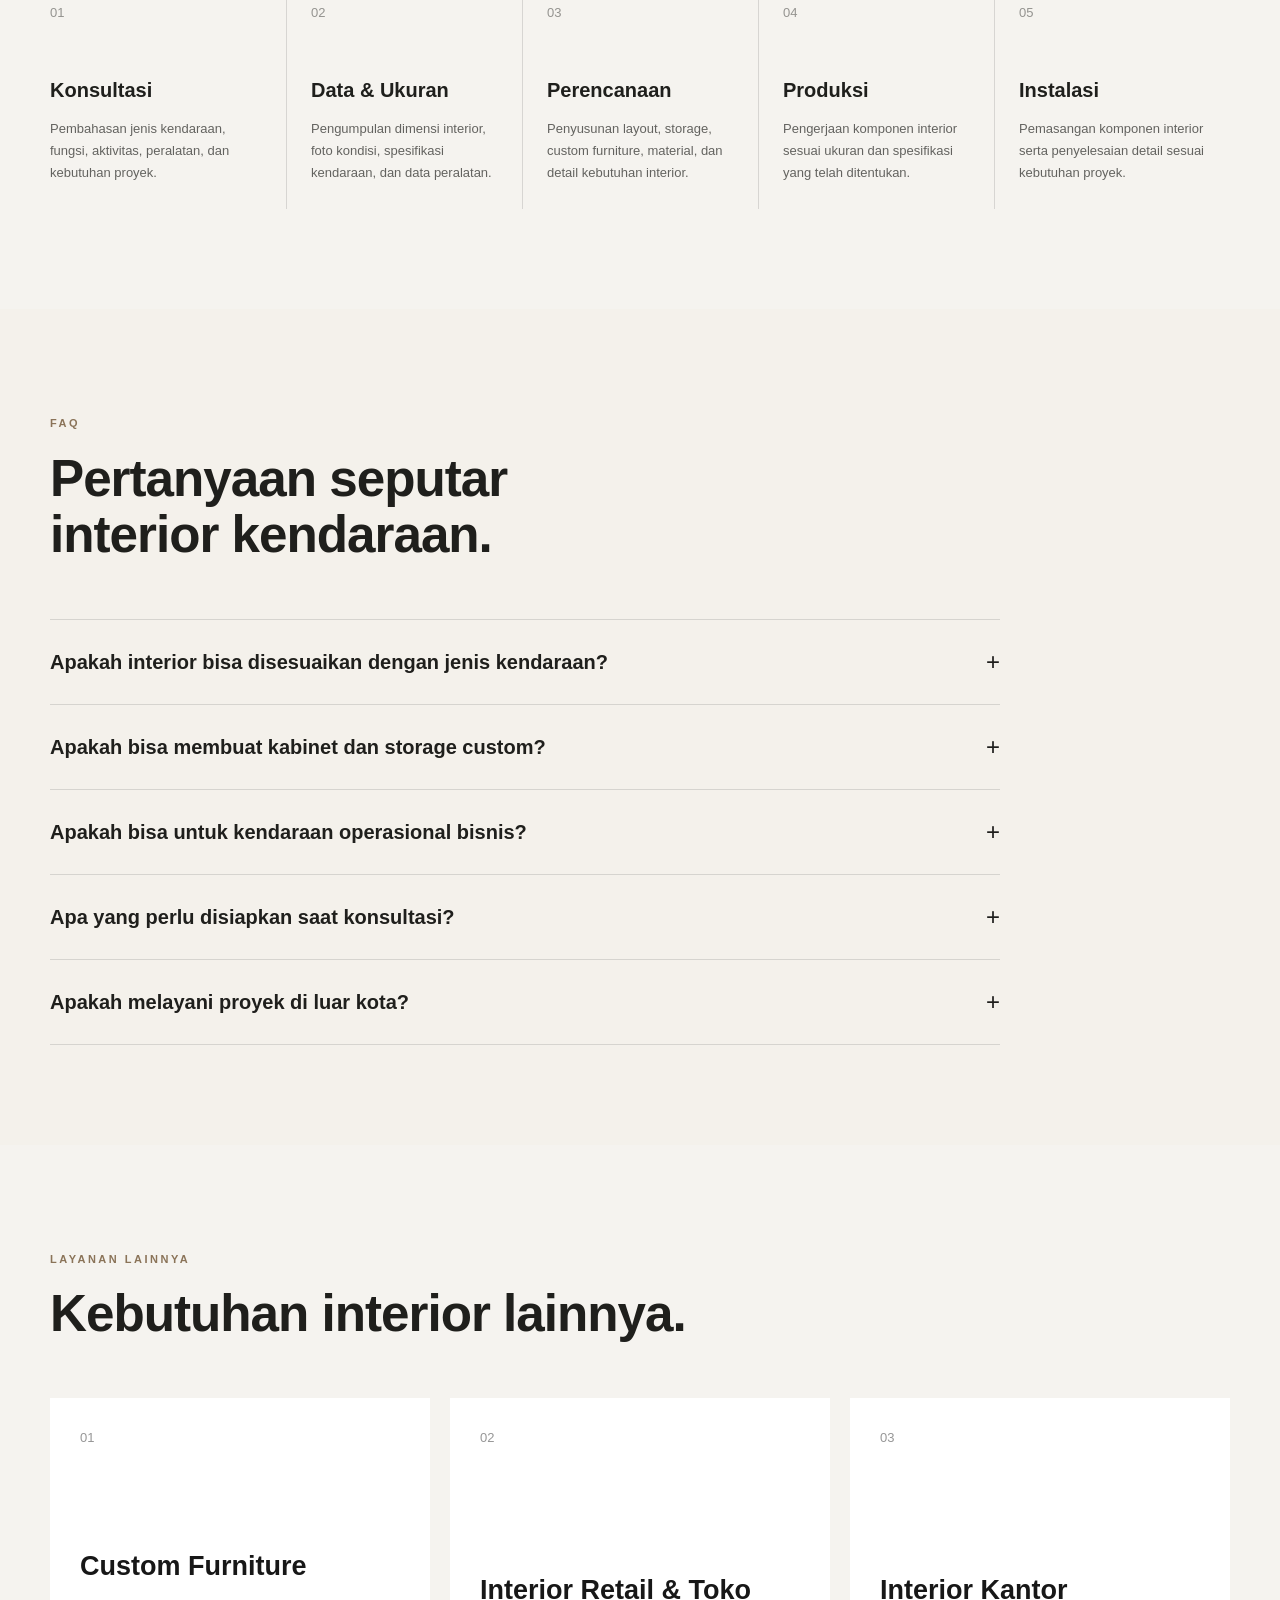
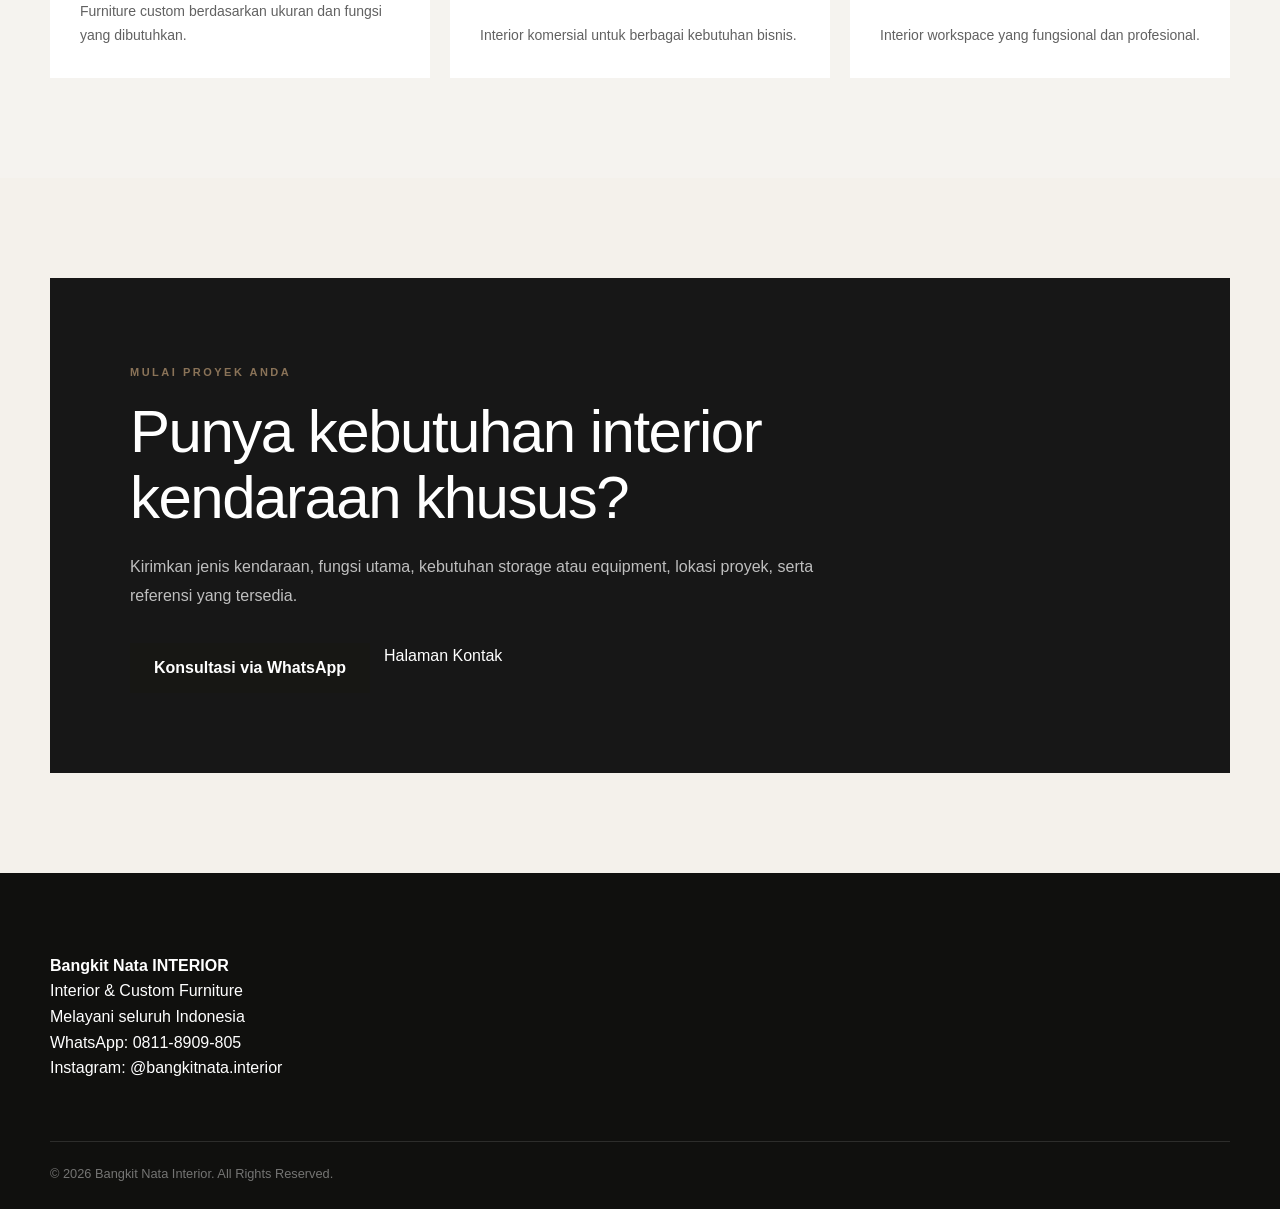
<file: layanan/interior-kendaraan.html>
<!DOCTYPE html>
<html lang="id">
<head>
    <meta charset="UTF-8">
    <meta name="viewport" content="width=device-width, initial-scale=1.0">

    <title>Jasa Interior Kendaraan Custom | Bangkit Nata Interior</title>

    <meta name="description"
          content="Jasa interior kendaraan custom dari Bangkit Nata Interior untuk kendaraan operasional, komersial, display, mobile service, storage, cabinet dan kebutuhan interior kendaraan lainnya di seluruh Indonesia.">

    <meta name="keywords"
          content="interior kendaraan custom, jasa interior kendaraan, interior mobil operasional, interior kendaraan komersial, custom cabinet kendaraan, interior mobil usaha">

    <meta name="robots" content="index, follow">

    <link rel="canonical" href="https://bangkitnatainterior.com/layanan/interior-kendaraan.html">

<meta property="og:type" content="website">
<meta property="og:url" content="https://bangkitnatainterior.com/layanan/interior-kendaraan.html">
<meta property="og:title" content="Jasa Interior Kendaraan Custom | Bangkit Nata Interior">
<meta property="og:description" content="Jasa interior kendaraan custom dari Bangkit Nata Interior untuk kendaraan operasional, bisnis, pelayanan, display, dan kebutuhan khusus. Melayani proyek di seluruh Indonesia.">
<meta property="og:site_name" content="Bangkit Nata Interior">
<meta property="og:locale" content="id_ID">

<meta property="og:image" content="https://bangkitnatainterior.com/assets/images/portfolio/salon-interior-03.jpeg">
<meta property="og:image:alt" content="Interior kendaraan custom oleh Bangkit Nata Interior">

<meta name="twitter:card" content="summary_large_image">
<meta name="twitter:title" content="Jasa Interior Kendaraan Custom | Bangkit Nata Interior">
<meta name="twitter:description" content="Interior kendaraan custom untuk kebutuhan operasional, bisnis, pelayanan, display, dan proyek khusus.">
<meta name="twitter:image" content="https://bangkitnatainterior.com/assets/images/portfolio/salon-interior-03.jpeg">

<script type="application/ld+json">
{
  "@context": "https://schema.org",
  "@type": "Service",
  "name": "Jasa Interior Kendaraan Custom",
  "description": "Jasa interior kendaraan custom dari Bangkit Nata Interior untuk kendaraan operasional, bisnis, pelayanan, display, dan berbagai kebutuhan khusus.",
  "url": "https://bangkitnatainterior.com/layanan/interior-kendaraan.html",
  "serviceType": "Jasa Interior Kendaraan Custom",
  "areaServed": {
    "@type": "Country",
    "name": "Indonesia"
  },
  "provider": {
    "@type": "HomeAndConstructionBusiness",
    "name": "Bangkit Nata Interior",
    "url": "https://bangkitnatainterior.com/",
    "telephone": "+628118909805"
  }
}
</script>

    <link rel="stylesheet" href="../assets/css/style.css">
</head>

<body>

    <!-- HEADER -->
    <header class="header">
        <div class="container nav-container">

            <a href="../index.html" class="logo">
                Bangkit Nata
                <span>INTERIOR</span>
            </a>

            <nav class="nav">
                <a href="../index.html">Beranda</a>
                <a href="../layanan.html" class="active">Layanan</a>
                <a href="../portfolio.html">Portfolio</a>
                <a href="../tentang.html">Tentang</a>
                <a href="../kontak.html">Kontak</a>
            </nav>

        </div>
    </header>


    <!-- HERO -->
    <section class="service-detail-hero">
        <div class="container">

            <div class="service-breadcrumb">
                <a href="../layanan.html">Layanan</a>
                <span>/</span>
                <span>Interior Kendaraan</span>
            </div>

            <span class="section-label">INTERIOR KENDARAAN</span>

            <h1>
                Interior kendaraan yang
                <br>
                mengikuti fungsi operasional.
            </h1>

            <p>
                Bangkit Nata Interior melayani pengerjaan interior kendaraan
                untuk berbagai kebutuhan operasional, komersial, pelayanan,
                display, penyimpanan, dan kebutuhan custom lainnya.
            </p>

            <div class="service-hero-actions">

                <a
                    href="https://wa.me/628118909805?text=Halo%20Bangkit%20Nama%20Interior%2C%20saya%20ingin%20konsultasi%20mengenai%20interior%20kendaraan."
                    target="_blank"
                    rel="noopener noreferrer"
                    class="btn btn-primary">
                    Konsultasi Interior Kendaraan
                </a>

                <a href="../portfolio.html" class="btn btn-outline">
                    Lihat Portfolio
                </a>

            </div>

        </div>
    </section>


    <main>

        <!-- INTRO -->
        <section class="service-intro">
            <div class="container service-intro-grid">

                <div>
                    <span class="service-number">01</span>
                    <span class="section-label">TENTANG LAYANAN</span>

                    <h2>
                        Ruang terbatas,
                        fungsi harus maksimal.
                    </h2>
                </div>

                <div class="service-intro-copy">

                    <p>
                        Interior kendaraan membutuhkan perencanaan yang
                        berbeda dengan interior bangunan. Setiap bagian
                        perlu mempertimbangkan ruang yang terbatas,
                        akses pengguna, kapasitas penyimpanan,
                        serta fungsi kendaraan.
                    </p>

                    <p>
                        Pengerjaan dapat disesuaikan dengan jenis kendaraan,
                        aktivitas operasional, peralatan yang digunakan,
                        kebutuhan storage, layout interior,
                        serta spesifikasi khusus proyek.
                    </p>

                </div>

            </div>
        </section>


        <!-- SCOPE -->
        <section class="service-scope">
            <div class="container">

                <div class="service-section-heading">
                    <span class="section-label">CAKUPAN PEKERJAAN</span>

                    <h2>
                        Interior kendaraan untuk
                        <br>
                        berbagai kebutuhan.
                    </h2>
                </div>

                <div class="service-scope-grid">

                    <article class="service-scope-item">
                        <span>01</span>
                        <h3>Custom Cabinet</h3>
                        <p>
                            Kabinet, drawer, shelving,
                            dan storage custom untuk menyimpan
                            perlengkapan serta peralatan.
                        </p>
                    </article>

                    <article class="service-scope-item">
                        <span>02</span>
                        <h3>Mobile Service</h3>
                        <p>
                            Interior kendaraan untuk kebutuhan
                            pelayanan mobile dan aktivitas
                            operasional lapangan.
                        </p>
                    </article>

                    <article class="service-scope-item">
                        <span>03</span>
                        <h3>Display Vehicle</h3>
                        <p>
                            Interior untuk display produk,
                            promosi, mobile showroom,
                            maupun aktivitas brand.
                        </p>
                    </article>

                    <article class="service-scope-item">
                        <span>04</span>
                        <h3>Workstation</h3>
                        <p>
                            Meja kerja, kabinet,
                            equipment storage, dan area penggunaan
                            untuk aktivitas di dalam kendaraan.
                        </p>
                    </article>

                    <article class="service-scope-item">
                        <span>05</span>
                        <h3>Storage System</h3>
                        <p>
                            Sistem penyimpanan yang disesuaikan
                            dengan ukuran barang, frekuensi akses,
                            dan fungsi kendaraan.
                        </p>
                    </article>

                    <article class="service-scope-item">
                        <span>06</span>
                        <h3>Custom Interior</h3>
                        <p>
                            Kebutuhan layout, furniture,
                            finishing, partition, dan elemen
                            interior lainnya dapat disesuaikan.
                        </p>
                    </article>

                </div>

            </div>
        </section>


        <!-- APPROACH -->
        <section class="service-approach">
            <div class="container service-approach-grid">

                <div>
                    <span class="section-label">PENDEKATAN KAMI</span>

                    <h2>
                        Setiap centimeter
                        harus punya fungsi.
                    </h2>
                </div>

                <div class="service-feature-list">

                    <div class="service-feature">
                        <span>01</span>
                        <div>
                            <h3>Efisiensi Ruang</h3>
                            <p>
                                Layout dirancang untuk memanfaatkan
                                ruang kendaraan secara optimal.
                            </p>
                        </div>
                    </div>

                    <div class="service-feature">
                        <span>02</span>
                        <div>
                            <h3>Aksesibilitas</h3>
                            <p>
                                Posisi furniture dan storage
                                mempertimbangkan kemudahan akses
                                selama kendaraan digunakan.
                            </p>
                        </div>
                    </div>

                    <div class="service-feature">
                        <span>03</span>
                        <div>
                            <h3>Operasional</h3>
                            <p>
                                Konfigurasi interior mengikuti
                                aktivitas dan kebutuhan utama
                                kendaraan.
                            </p>
                        </div>
                    </div>

                    <div class="service-feature">
                        <span>04</span>
                        <div>
                            <h3>Custom</h3>
                            <p>
                                Ukuran, material, konfigurasi,
                                storage, dan finishing dapat
                                disesuaikan dengan proyek.
                            </p>
                        </div>
                    </div>

                </div>

            </div>
        </section>


        <!-- PROCESS -->
        <section class="service-process">
            <div class="container">

                <div class="service-section-heading">
                    <span class="section-label">ALUR PENGERJAAN</span>

                    <h2>
                        Dari fungsi kendaraan
                        <br>
                        sampai instalasi.
                    </h2>
                </div>

                <div class="service-process-grid">

                    <div class="service-process-item">
                        <span>01</span>
                        <h3>Konsultasi</h3>
                        <p>
                            Pembahasan jenis kendaraan,
                            fungsi, aktivitas, peralatan,
                            dan kebutuhan proyek.
                        </p>
                    </div>

                    <div class="service-process-item">
                        <span>02</span>
                        <h3>Data & Ukuran</h3>
                        <p>
                            Pengumpulan dimensi interior,
                            foto kondisi, spesifikasi kendaraan,
                            dan data peralatan.
                        </p>
                    </div>

                    <div class="service-process-item">
                        <span>03</span>
                        <h3>Perencanaan</h3>
                        <p>
                            Penyusunan layout, storage,
                            custom furniture, material,
                            dan detail kebutuhan interior.
                        </p>
                    </div>

                    <div class="service-process-item">
                        <span>04</span>
                        <h3>Produksi</h3>
                        <p>
                            Pengerjaan komponen interior
                            sesuai ukuran dan spesifikasi
                            yang telah ditentukan.
                        </p>
                    </div>

                    <div class="service-process-item">
                        <span>05</span>
                        <h3>Instalasi</h3>
                        <p>
                            Pemasangan komponen interior
                            serta penyelesaian detail
                            sesuai kebutuhan proyek.
                        </p>
                    </div>

                </div>

            </div>
        </section>


        <!-- FAQ -->
        <section class="service-faq">
            <div class="container">

                <div class="service-section-heading">
                    <span class="section-label">FAQ</span>

                    <h2>
                        Pertanyaan seputar
                        <br>
                        interior kendaraan.
                    </h2>
                </div>

                <div class="service-faq-list">

                    <details>
                        <summary>
                            Apakah interior bisa disesuaikan dengan jenis kendaraan?
                        </summary>
                        <p>
                            Ya. Perencanaan perlu menyesuaikan
                            dimensi, bentuk interior, akses pintu,
                            serta fungsi kendaraan yang digunakan.
                        </p>
                    </details>

                    <details>
                        <summary>
                            Apakah bisa membuat kabinet dan storage custom?
                        </summary>
                        <p>
                            Bisa. Ukuran, jumlah, pembagian,
                            dan posisi penyimpanan dapat disesuaikan
                            dengan kebutuhan barang serta peralatan.
                        </p>
                    </details>

                    <details>
                        <summary>
                            Apakah bisa untuk kendaraan operasional bisnis?
                        </summary>
                        <p>
                            Bisa. Interior dapat disesuaikan untuk
                            kebutuhan pelayanan, operasional,
                            mobile workspace, display, maupun
                            kebutuhan komersial lainnya.
                        </p>
                    </details>

                    <details>
                        <summary>
                            Apa yang perlu disiapkan saat konsultasi?
                        </summary>
                        <p>
                            Informasi jenis kendaraan, fungsi utama,
                            kebutuhan peralatan, foto kondisi,
                            ukuran atau spesifikasi kendaraan,
                            serta referensi layout jika tersedia.
                        </p>
                    </details>

                    <details>
                        <summary>
                            Apakah melayani proyek di luar kota?
                        </summary>
                        <p>
                            Ya. Bangkit Nata Interior melayani
                            kebutuhan proyek di berbagai wilayah
                            Indonesia dengan pelaksanaan yang
                            disesuaikan dengan lokasi proyek.
                        </p>
                    </details>

                </div>

            </div>
        </section>


        <!-- RELATED -->
        <section class="service-related">
            <div class="container">

                <div class="service-section-heading">
                    <span class="section-label">LAYANAN LAINNYA</span>

                    <h2>
                        Kebutuhan interior lainnya.
                    </h2>
                </div>

                <div class="service-related-grid">

                    <a href="custom-furniture.html" class="service-related-card">
                        <span>01</span>
                        <h3>Custom Furniture</h3>
                        <p>
                            Furniture custom berdasarkan
                            ukuran dan fungsi yang dibutuhkan.
                        </p>
                    </a>

                    <a href="interior-toko.html" class="service-related-card">
                        <span>02</span>
                        <h3>Interior Retail & Toko</h3>
                        <p>
                            Interior komersial untuk
                            berbagai kebutuhan bisnis.
                        </p>
                    </a>

                    <a href="interior-kantor.html" class="service-related-card">
                        <span>03</span>
                        <h3>Interior Kantor</h3>
                        <p>
                            Interior workspace yang
                            fungsional dan profesional.
                        </p>
                    </a>

                </div>

            </div>
        </section>


        <!-- FINAL CTA -->
        <section class="service-final">
            <div class="container">

                <div class="service-final-box">

                    <span class="section-label">MULAI PROYEK ANDA</span>

                    <h2>
                        Punya kebutuhan interior
                        <br>
                        kendaraan khusus?
                    </h2>

                    <p>
                        Kirimkan jenis kendaraan, fungsi utama,
                        kebutuhan storage atau equipment,
                        lokasi proyek, serta referensi yang tersedia.
                    </p>

                    <div class="service-final-actions">

                        <a
                            href="https://wa.me/628118909805?text=Halo%20Bangkit%20Nama%20Interior%2C%20saya%20ingin%20konsultasi%20mengenai%20interior%20kendaraan."
                            target="_blank"
                            rel="noopener noreferrer"
                            class="btn btn-primary">
                            Konsultasi via WhatsApp
                        </a>

                        <a href="../kontak.html" class="btn btn-outline">
                            Halaman Kontak
                        </a>

                    </div>

                </div>

            </div>
        </section>

    </main>


    <!-- FOOTER -->
    <footer class="footer">
        <div class="container footer-content">

            <div>
                <strong>Bangkit Nata INTERIOR</strong>

                <p>
                    Interior & Custom Furniture
                    <br>
                    Melayani seluruh Indonesia
                </p>
            </div>

            <div>
                <p>
                    WhatsApp:
                    <a href="https://wa.me/628118909805">
                        0811-8909-805
                    </a>
                </p>

                <p>
                    Instagram:
                    <a
                        href="https://www.instagram.com/bangkitnata.interior/"
                        target="_blank"
                        rel="noopener noreferrer">
                        @bangkitnata.interior
                    </a>
                </p>
            </div>

        </div>

        <div class="container footer-bottom">
            <p>© 2026 Bangkit Nata Interior. All Rights Reserved.</p>
        </div>
    </footer>


    <script src="../assets/js/main.js"></script>

</body>
</html>
</file>
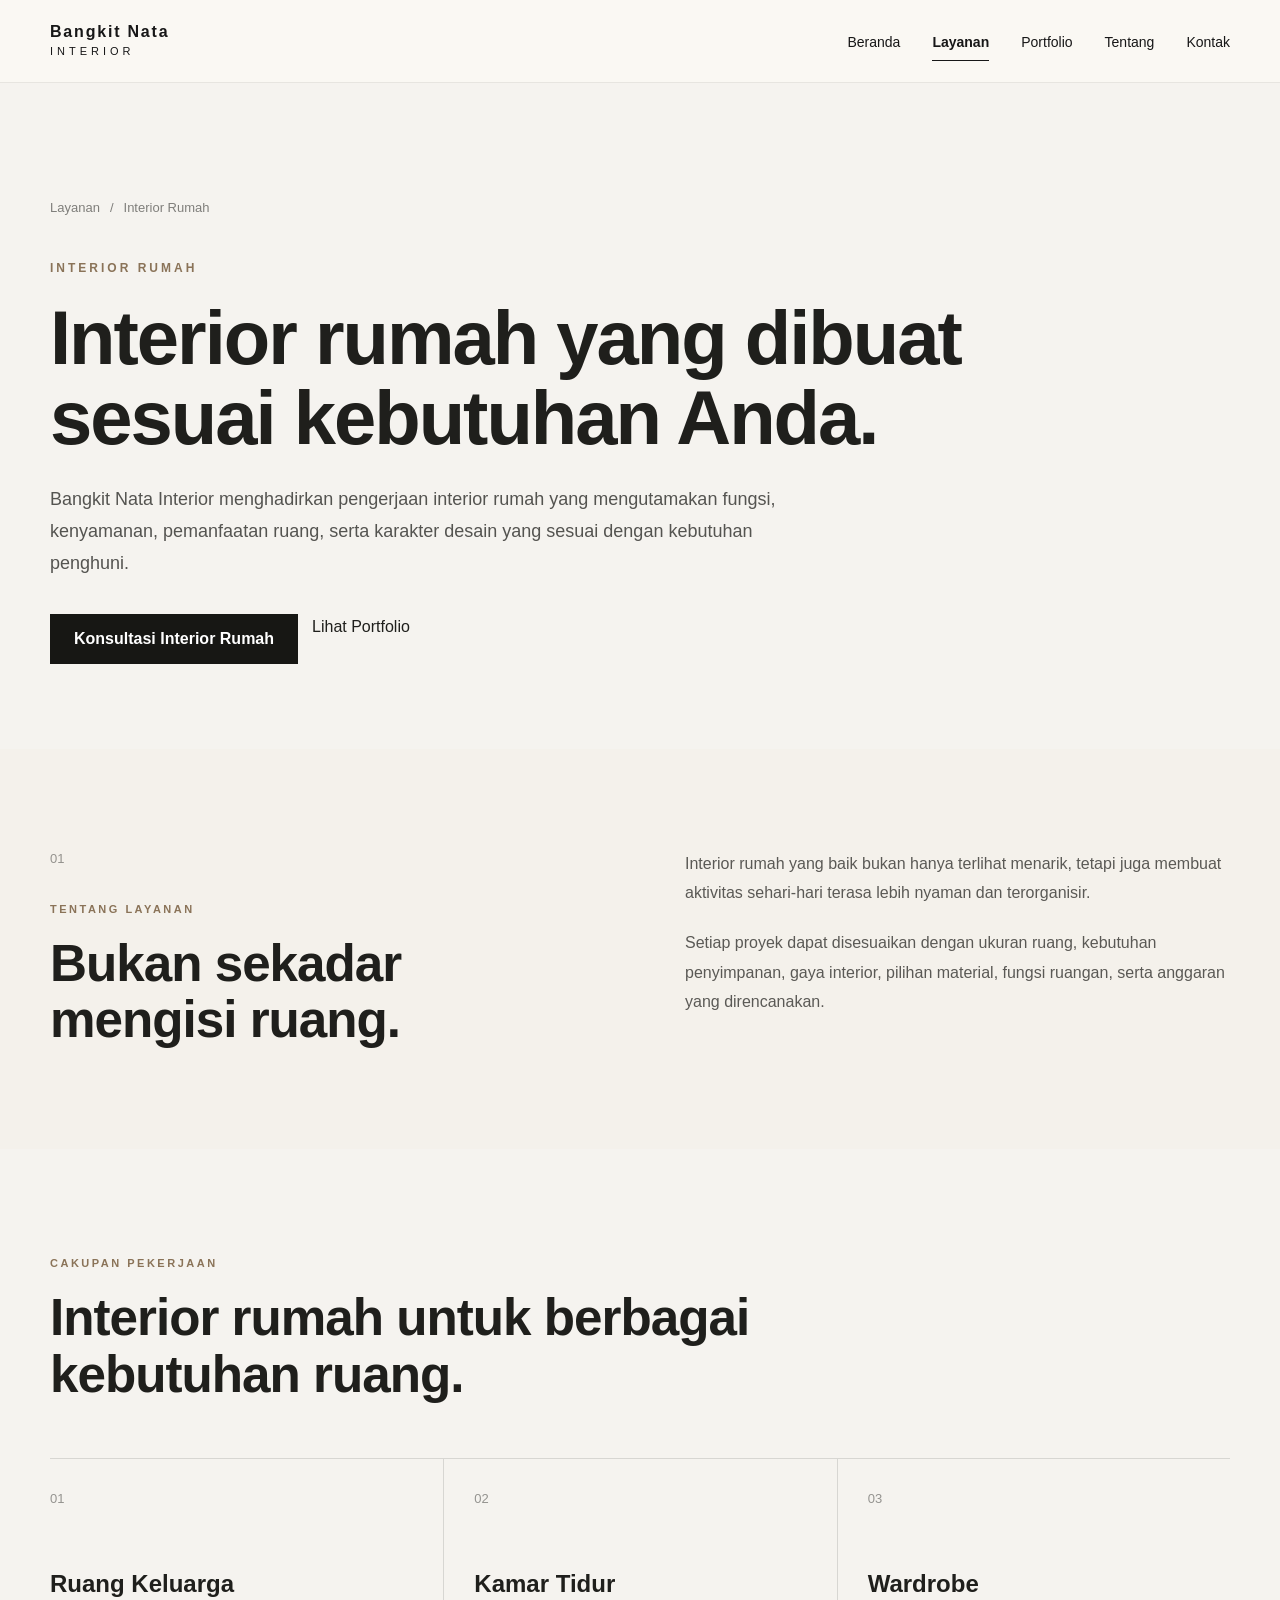
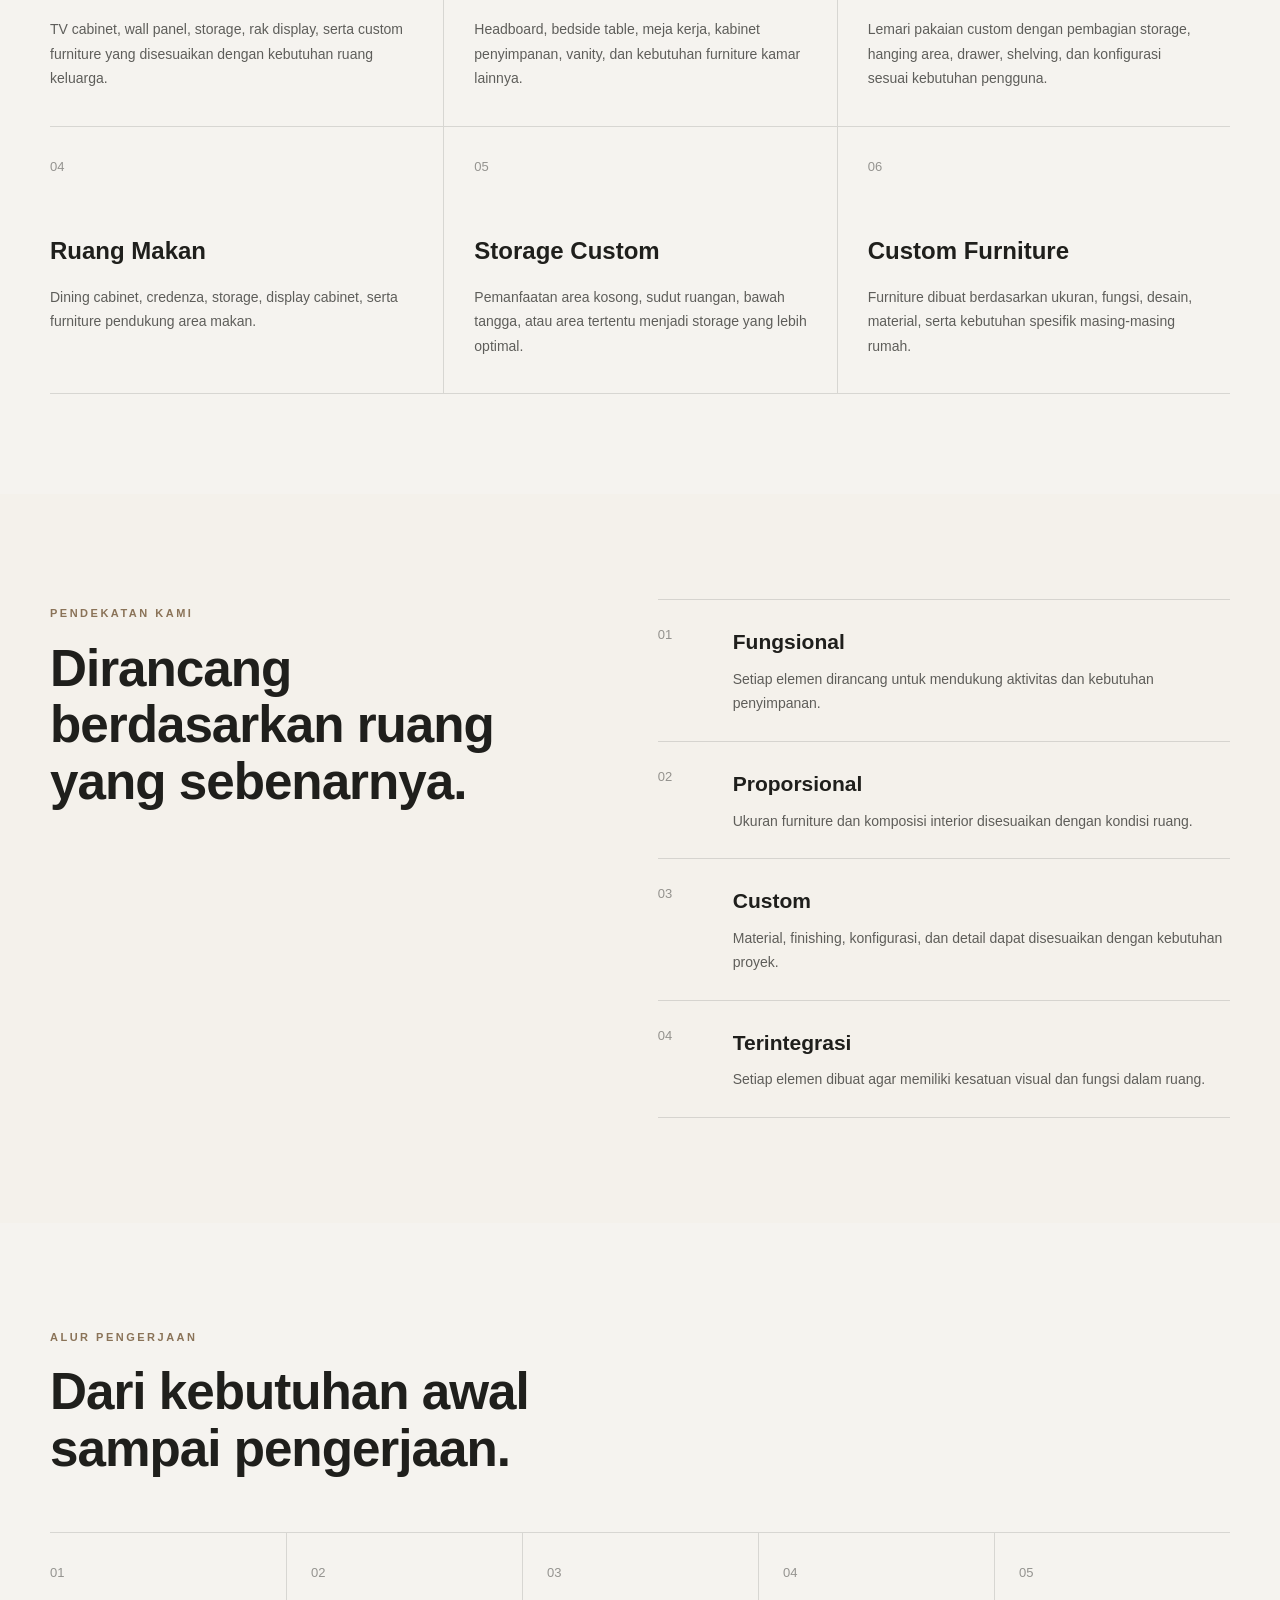
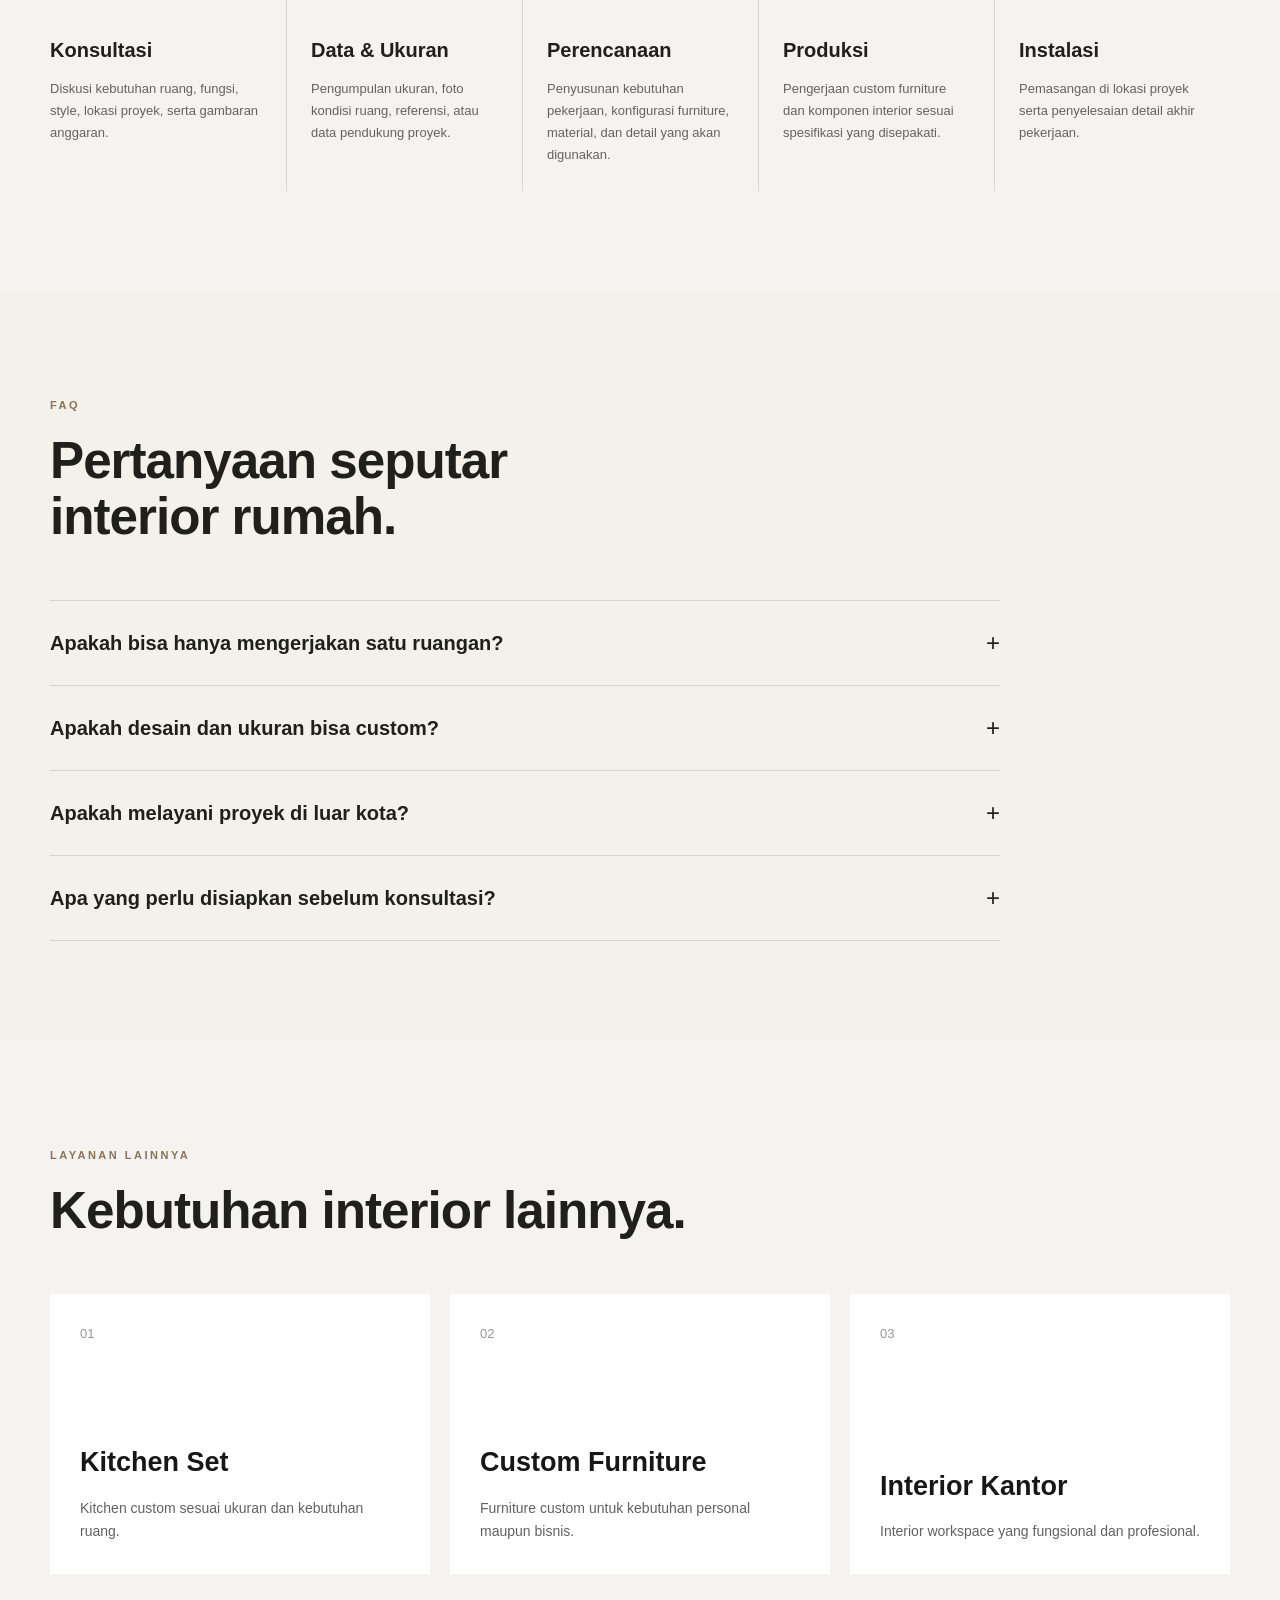
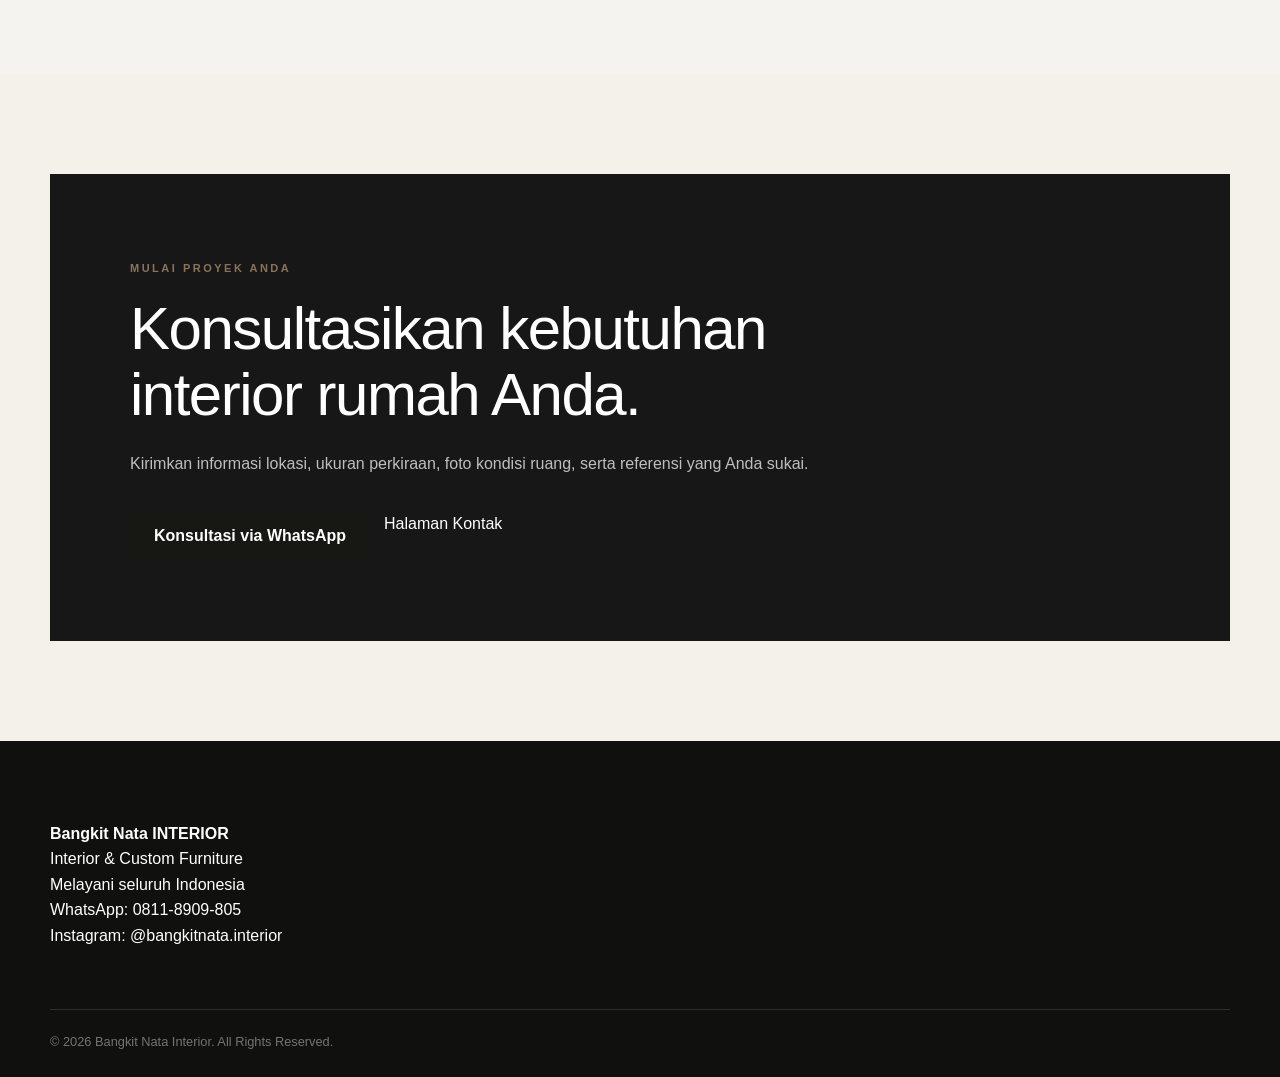
<file: layanan/interior-rumah.html>
<!DOCTYPE html>
<html lang="id">
<head>
    <meta charset="UTF-8">
    <meta name="viewport" content="width=device-width, initial-scale=1.0">

    <title>Jasa Interior Rumah Custom | Bangkit Nata Interior</title>

    <meta name="description"
          content="Jasa interior rumah custom dari Bangkit Nata Interior untuk ruang keluarga, kamar tidur, wardrobe, ruang makan, storage, custom furniture dan kebutuhan interior rumah lainnya di seluruh Indonesia.">

    <meta name="keywords"
          content="jasa interior rumah, interior rumah custom, desain interior rumah, custom furniture rumah, interior Indonesia, furniture custom">

    <meta name="robots" content="index, follow">

    <link rel="canonical" href="https://bangkitnatainterior.com/layanan/interior-rumah.html">

<meta property="og:type" content="website">
<meta property="og:url" content="https://bangkitnatainterior.com/layanan/interior-rumah.html">
<meta property="og:title" content="Jasa Interior Rumah Custom | Bangkit Nata Interior">
<meta property="og:description" content="Jasa interior rumah custom dari Bangkit Nata Interior untuk berbagai kebutuhan hunian. Melayani desain, produksi, dan instalasi interior di seluruh Indonesia.">
<meta property="og:site_name" content="Bangkit Nata Interior">
<meta property="og:locale" content="id_ID">

<meta property="og:image" content="https://bangkitnatainterior.com/assets/images/portfolio/kitchen-set-01.jpeg">
<meta property="og:image:alt" content="Interior rumah custom oleh Bangkit Nata Interior">

<meta name="twitter:card" content="summary_large_image">
<meta name="twitter:title" content="Jasa Interior Rumah Custom | Bangkit Nata Interior">
<meta name="twitter:description" content="Jasa interior rumah custom untuk berbagai kebutuhan hunian, dari perencanaan hingga produksi dan instalasi.">
<meta name="twitter:image" content="https://bangkitnatainterior.com/assets/images/portfolio/kitchen-set-01.jpeg">

<script type="application/ld+json">
{
  "@context": "https://schema.org",
  "@type": "Service",
  "name": "Jasa Interior Rumah Custom",
  "description": "Jasa interior rumah custom dari Bangkit Nata Interior untuk perencanaan, produksi, dan instalasi berbagai kebutuhan interior hunian.",
  "url": "https://bangkitnatainterior.com/layanan/interior-rumah.html",
  "serviceType": "Jasa Interior Rumah",
  "areaServed": {
    "@type": "Country",
    "name": "Indonesia"
  },
  "provider": {
    "@type": "HomeAndConstructionBusiness",
    "name": "Bangkit Nata Interior",
    "url": "https://bangkitnatainterior.com/",
    "telephone": "+628118909805"
  }
}
</script>

    <link rel="stylesheet" href="../assets/css/style.css">
</head>

<body>

    <!-- HEADER -->
    <header class="header">
        <div class="container nav-container">

            <a href="../index.html" class="logo">
                Bangkit Nata
                <span>INTERIOR</span>
            </a>

            <nav class="nav">
                <a href="../index.html">Beranda</a>
                <a href="../layanan.html" class="active">Layanan</a>
                <a href="../portfolio.html">Portfolio</a>
                <a href="../tentang.html">Tentang</a>
                <a href="../kontak.html">Kontak</a>
            </nav>

        </div>
    </header>


    <!-- HERO -->
    <section class="service-detail-hero">
        <div class="container">

            <div class="service-breadcrumb">
                <a href="../layanan.html">Layanan</a>
                <span>/</span>
                <span>Interior Rumah</span>
            </div>

            <span class="section-label">INTERIOR RUMAH</span>

            <h1>
                Interior rumah yang dibuat
                <br>
                sesuai kebutuhan Anda.
            </h1>

            <p>
                Bangkit Nata Interior menghadirkan pengerjaan interior rumah
                yang mengutamakan fungsi, kenyamanan, pemanfaatan ruang,
                serta karakter desain yang sesuai dengan kebutuhan penghuni.
            </p>

            <div class="service-hero-actions">

                <a
                    href="https://wa.me/628118909805?text=Halo%20Bangkit%20Nama%20Interior%2C%20saya%20ingin%20konsultasi%20mengenai%20interior%20rumah."
                    target="_blank"
                    rel="noopener noreferrer"
                    class="btn btn-primary">
                    Konsultasi Interior Rumah
                </a>

                <a href="../portfolio.html" class="btn btn-outline">
                    Lihat Portfolio
                </a>

            </div>

        </div>
    </section>


    <main>

        <!-- INTRO -->
        <section class="service-intro">
            <div class="container service-intro-grid">

                <div>
                    <span class="service-number">01</span>
                    <span class="section-label">TENTANG LAYANAN</span>

                    <h2>
                        Bukan sekadar mengisi ruang.
                    </h2>
                </div>

                <div class="service-intro-copy">
                    <p>
                        Interior rumah yang baik bukan hanya terlihat menarik,
                        tetapi juga membuat aktivitas sehari-hari terasa lebih
                        nyaman dan terorganisir.
                    </p>

                    <p>
                        Setiap proyek dapat disesuaikan dengan ukuran ruang,
                        kebutuhan penyimpanan, gaya interior, pilihan material,
                        fungsi ruangan, serta anggaran yang direncanakan.
                    </p>
                </div>

            </div>
        </section>


        <!-- SCOPE -->
        <section class="service-scope">
            <div class="container">

                <div class="service-section-heading">
                    <span class="section-label">CAKUPAN PEKERJAAN</span>

                    <h2>
                        Interior rumah untuk berbagai
                        <br>
                        kebutuhan ruang.
                    </h2>
                </div>

                <div class="service-scope-grid">

                    <article class="service-scope-item">
                        <span>01</span>
                        <h3>Ruang Keluarga</h3>
                        <p>
                            TV cabinet, wall panel, storage, rak display,
                            serta custom furniture yang disesuaikan dengan
                            kebutuhan ruang keluarga.
                        </p>
                    </article>

                    <article class="service-scope-item">
                        <span>02</span>
                        <h3>Kamar Tidur</h3>
                        <p>
                            Headboard, bedside table, meja kerja,
                            kabinet penyimpanan, vanity, dan kebutuhan
                            furniture kamar lainnya.
                        </p>
                    </article>

                    <article class="service-scope-item">
                        <span>03</span>
                        <h3>Wardrobe</h3>
                        <p>
                            Lemari pakaian custom dengan pembagian storage,
                            hanging area, drawer, shelving, dan konfigurasi
                            sesuai kebutuhan pengguna.
                        </p>
                    </article>

                    <article class="service-scope-item">
                        <span>04</span>
                        <h3>Ruang Makan</h3>
                        <p>
                            Dining cabinet, credenza, storage,
                            display cabinet, serta furniture pendukung
                            area makan.
                        </p>
                    </article>

                    <article class="service-scope-item">
                        <span>05</span>
                        <h3>Storage Custom</h3>
                        <p>
                            Pemanfaatan area kosong, sudut ruangan,
                            bawah tangga, atau area tertentu menjadi
                            storage yang lebih optimal.
                        </p>
                    </article>

                    <article class="service-scope-item">
                        <span>06</span>
                        <h3>Custom Furniture</h3>
                        <p>
                            Furniture dibuat berdasarkan ukuran,
                            fungsi, desain, material, serta kebutuhan
                            spesifik masing-masing rumah.
                        </p>
                    </article>

                </div>

            </div>
        </section>


        <!-- APPROACH -->
        <section class="service-approach">
            <div class="container service-approach-grid">

                <div>
                    <span class="section-label">PENDEKATAN KAMI</span>

                    <h2>
                        Dirancang berdasarkan
                        ruang yang sebenarnya.
                    </h2>
                </div>

                <div class="service-feature-list">

                    <div class="service-feature">
                        <span>01</span>
                        <div>
                            <h3>Fungsional</h3>
                            <p>
                                Setiap elemen dirancang untuk mendukung
                                aktivitas dan kebutuhan penyimpanan.
                            </p>
                        </div>
                    </div>

                    <div class="service-feature">
                        <span>02</span>
                        <div>
                            <h3>Proporsional</h3>
                            <p>
                                Ukuran furniture dan komposisi interior
                                disesuaikan dengan kondisi ruang.
                            </p>
                        </div>
                    </div>

                    <div class="service-feature">
                        <span>03</span>
                        <div>
                            <h3>Custom</h3>
                            <p>
                                Material, finishing, konfigurasi,
                                dan detail dapat disesuaikan dengan
                                kebutuhan proyek.
                            </p>
                        </div>
                    </div>

                    <div class="service-feature">
                        <span>04</span>
                        <div>
                            <h3>Terintegrasi</h3>
                            <p>
                                Setiap elemen dibuat agar memiliki
                                kesatuan visual dan fungsi dalam ruang.
                            </p>
                        </div>
                    </div>

                </div>

            </div>
        </section>


        <!-- PROCESS -->
        <section class="service-process">
            <div class="container">

                <div class="service-section-heading">
                    <span class="section-label">ALUR PENGERJAAN</span>

                    <h2>
                        Dari kebutuhan awal
                        <br>
                        sampai pengerjaan.
                    </h2>
                </div>

                <div class="service-process-grid">

                    <div class="service-process-item">
                        <span>01</span>
                        <h3>Konsultasi</h3>
                        <p>
                            Diskusi kebutuhan ruang, fungsi, style,
                            lokasi proyek, serta gambaran anggaran.
                        </p>
                    </div>

                    <div class="service-process-item">
                        <span>02</span>
                        <h3>Data & Ukuran</h3>
                        <p>
                            Pengumpulan ukuran, foto kondisi ruang,
                            referensi, atau data pendukung proyek.
                        </p>
                    </div>

                    <div class="service-process-item">
                        <span>03</span>
                        <h3>Perencanaan</h3>
                        <p>
                            Penyusunan kebutuhan pekerjaan,
                            konfigurasi furniture, material,
                            dan detail yang akan digunakan.
                        </p>
                    </div>

                    <div class="service-process-item">
                        <span>04</span>
                        <h3>Produksi</h3>
                        <p>
                            Pengerjaan custom furniture dan komponen
                            interior sesuai spesifikasi yang disepakati.
                        </p>
                    </div>

                    <div class="service-process-item">
                        <span>05</span>
                        <h3>Instalasi</h3>
                        <p>
                            Pemasangan di lokasi proyek serta
                            penyelesaian detail akhir pekerjaan.
                        </p>
                    </div>

                </div>

            </div>
        </section>


        <!-- FAQ -->
        <section class="service-faq">
            <div class="container">

                <div class="service-section-heading">
                    <span class="section-label">FAQ</span>

                    <h2>
                        Pertanyaan seputar
                        <br>
                        interior rumah.
                    </h2>
                </div>

                <div class="service-faq-list">

                    <details>
                        <summary>
                            Apakah bisa hanya mengerjakan satu ruangan?
                        </summary>
                        <p>
                            Bisa. Pengerjaan dapat disesuaikan mulai dari
                            satu area atau satu jenis furniture hingga
                            pengerjaan beberapa ruangan sekaligus.
                        </p>
                    </details>

                    <details>
                        <summary>
                            Apakah desain dan ukuran bisa custom?
                        </summary>
                        <p>
                            Ya. Ukuran, konfigurasi, material,
                            finishing, dan kebutuhan penyimpanan dapat
                            disesuaikan dengan kondisi ruang dan kebutuhan Anda.
                        </p>
                    </details>

                    <details>
                        <summary>
                            Apakah melayani proyek di luar kota?
                        </summary>
                        <p>
                            Ya. Bangkit Nata Interior melayani kebutuhan
                            proyek interior di berbagai wilayah Indonesia,
                            dengan pelaksanaan yang disesuaikan dengan
                            lokasi dan kebutuhan proyek.
                        </p>
                    </details>

                    <details>
                        <summary>
                            Apa yang perlu disiapkan sebelum konsultasi?
                        </summary>
                        <p>
                            Jika tersedia, siapkan foto kondisi lokasi,
                            perkiraan ukuran, referensi desain,
                            lokasi proyek, serta kebutuhan utama ruang.
                        </p>
                    </details>

                </div>

            </div>
        </section>


        <!-- RELATED SERVICES -->
        <section class="service-related">
            <div class="container">

                <div class="service-section-heading">
                    <span class="section-label">LAYANAN LAINNYA</span>

                    <h2>
                        Kebutuhan interior lainnya.
                    </h2>
                </div>

                <div class="service-related-grid">

                    <a href="kitchen-set.html" class="service-related-card">
                        <span>01</span>
                        <h3>Kitchen Set</h3>
                        <p>Kitchen custom sesuai ukuran dan kebutuhan ruang.</p>
                    </a>

                    <a href="custom-furniture.html" class="service-related-card">
                        <span>02</span>
                        <h3>Custom Furniture</h3>
                        <p>Furniture custom untuk kebutuhan personal maupun bisnis.</p>
                    </a>

                    <a href="interior-kantor.html" class="service-related-card">
                        <span>03</span>
                        <h3>Interior Kantor</h3>
                        <p>Interior workspace yang fungsional dan profesional.</p>
                    </a>

                </div>

            </div>
        </section>


        <!-- CTA -->
        <section class="service-final">
            <div class="container">

                <div class="service-final-box">

                    <span class="section-label">MULAI PROYEK ANDA</span>

                    <h2>
                        Konsultasikan kebutuhan
                        <br>
                        interior rumah Anda.
                    </h2>

                    <p>
                        Kirimkan informasi lokasi, ukuran perkiraan,
                        foto kondisi ruang, serta referensi yang Anda sukai.
                    </p>

                    <div class="service-final-actions">

                        <a
                            href="https://wa.me/628118909805?text=Halo%20Bangkit%20Nama%20Interior%2C%20saya%20ingin%20konsultasi%20mengenai%20interior%20rumah."
                            target="_blank"
                            rel="noopener noreferrer"
                            class="btn btn-primary">
                            Konsultasi via WhatsApp
                        </a>

                        <a href="../kontak.html" class="btn btn-outline">
                            Halaman Kontak
                        </a>

                    </div>

                </div>

            </div>
        </section>

    </main>


    <!-- FOOTER -->
    <footer class="footer">
        <div class="container footer-content">

            <div>
                <strong>Bangkit Nata INTERIOR</strong>

                <p>
                    Interior & Custom Furniture
                    <br>
                    Melayani seluruh Indonesia
                </p>
            </div>

            <div>
                <p>
                    WhatsApp:
                    <a href="https://wa.me/628118909805">
                        0811-8909-805
                    </a>
                </p>

                <p>
                    Instagram:
                    <a
                        href="https://www.instagram.com/bangkitnata.interior/"
                        target="_blank"
                        rel="noopener noreferrer">
                        @bangkitnata.interior
                    </a>
                </p>
            </div>

        </div>

        <div class="container footer-bottom">
            <p>© 2026 Bangkit Nata Interior. All Rights Reserved.</p>
        </div>
    </footer>


    <script src="../assets/js/main.js"></script>

</body>
</html>
</file>
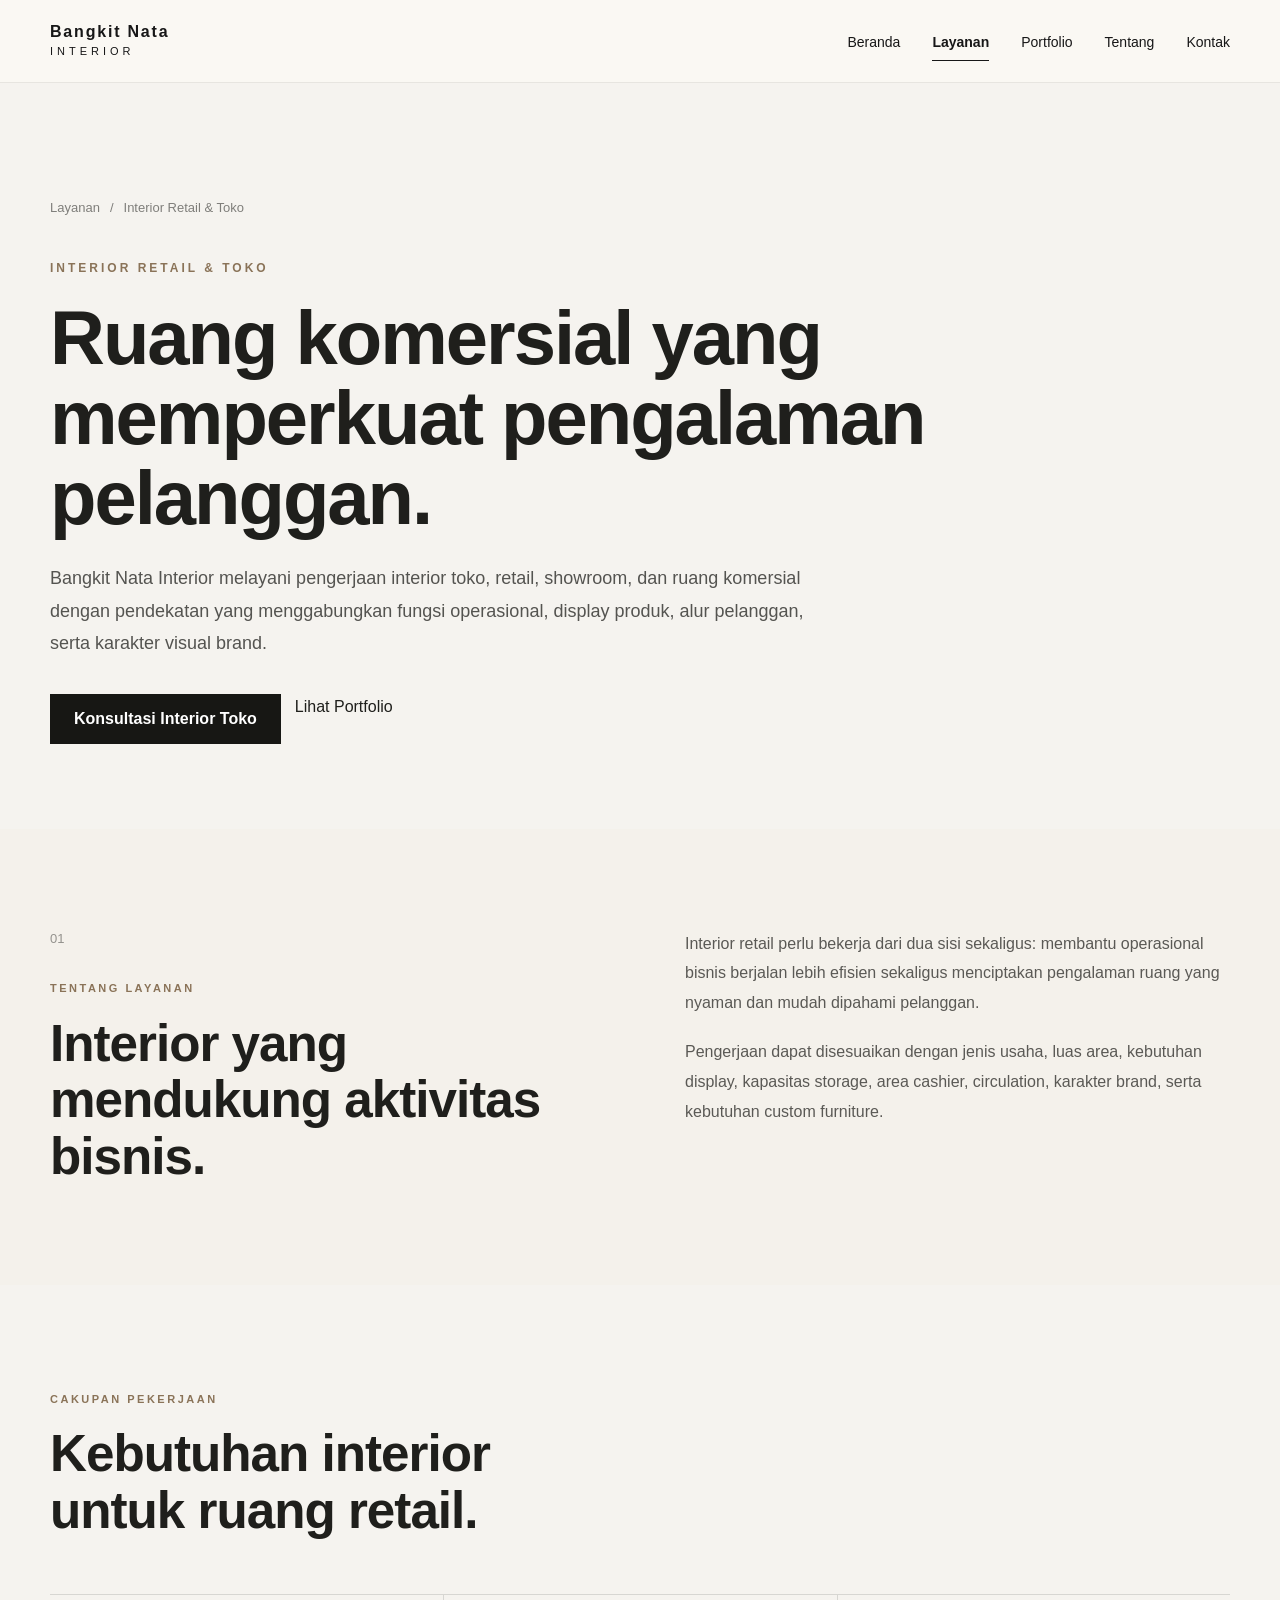
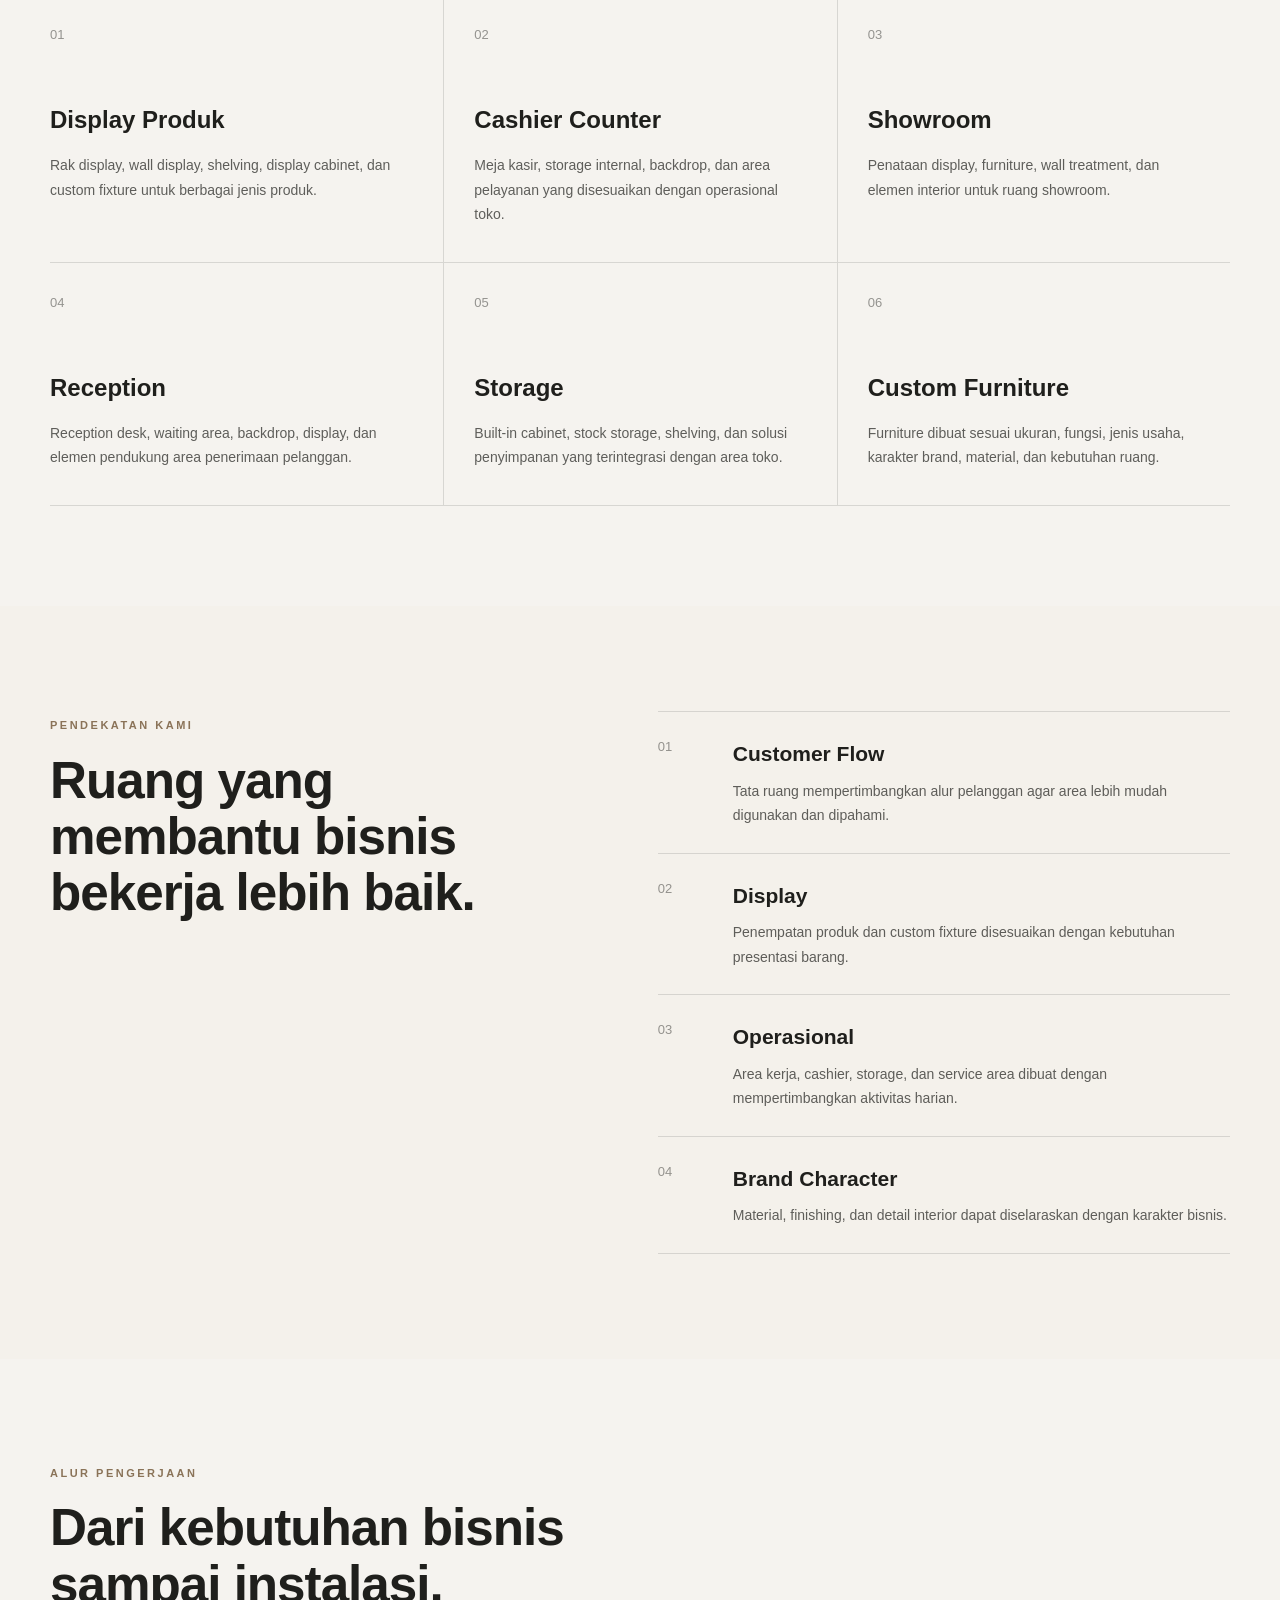
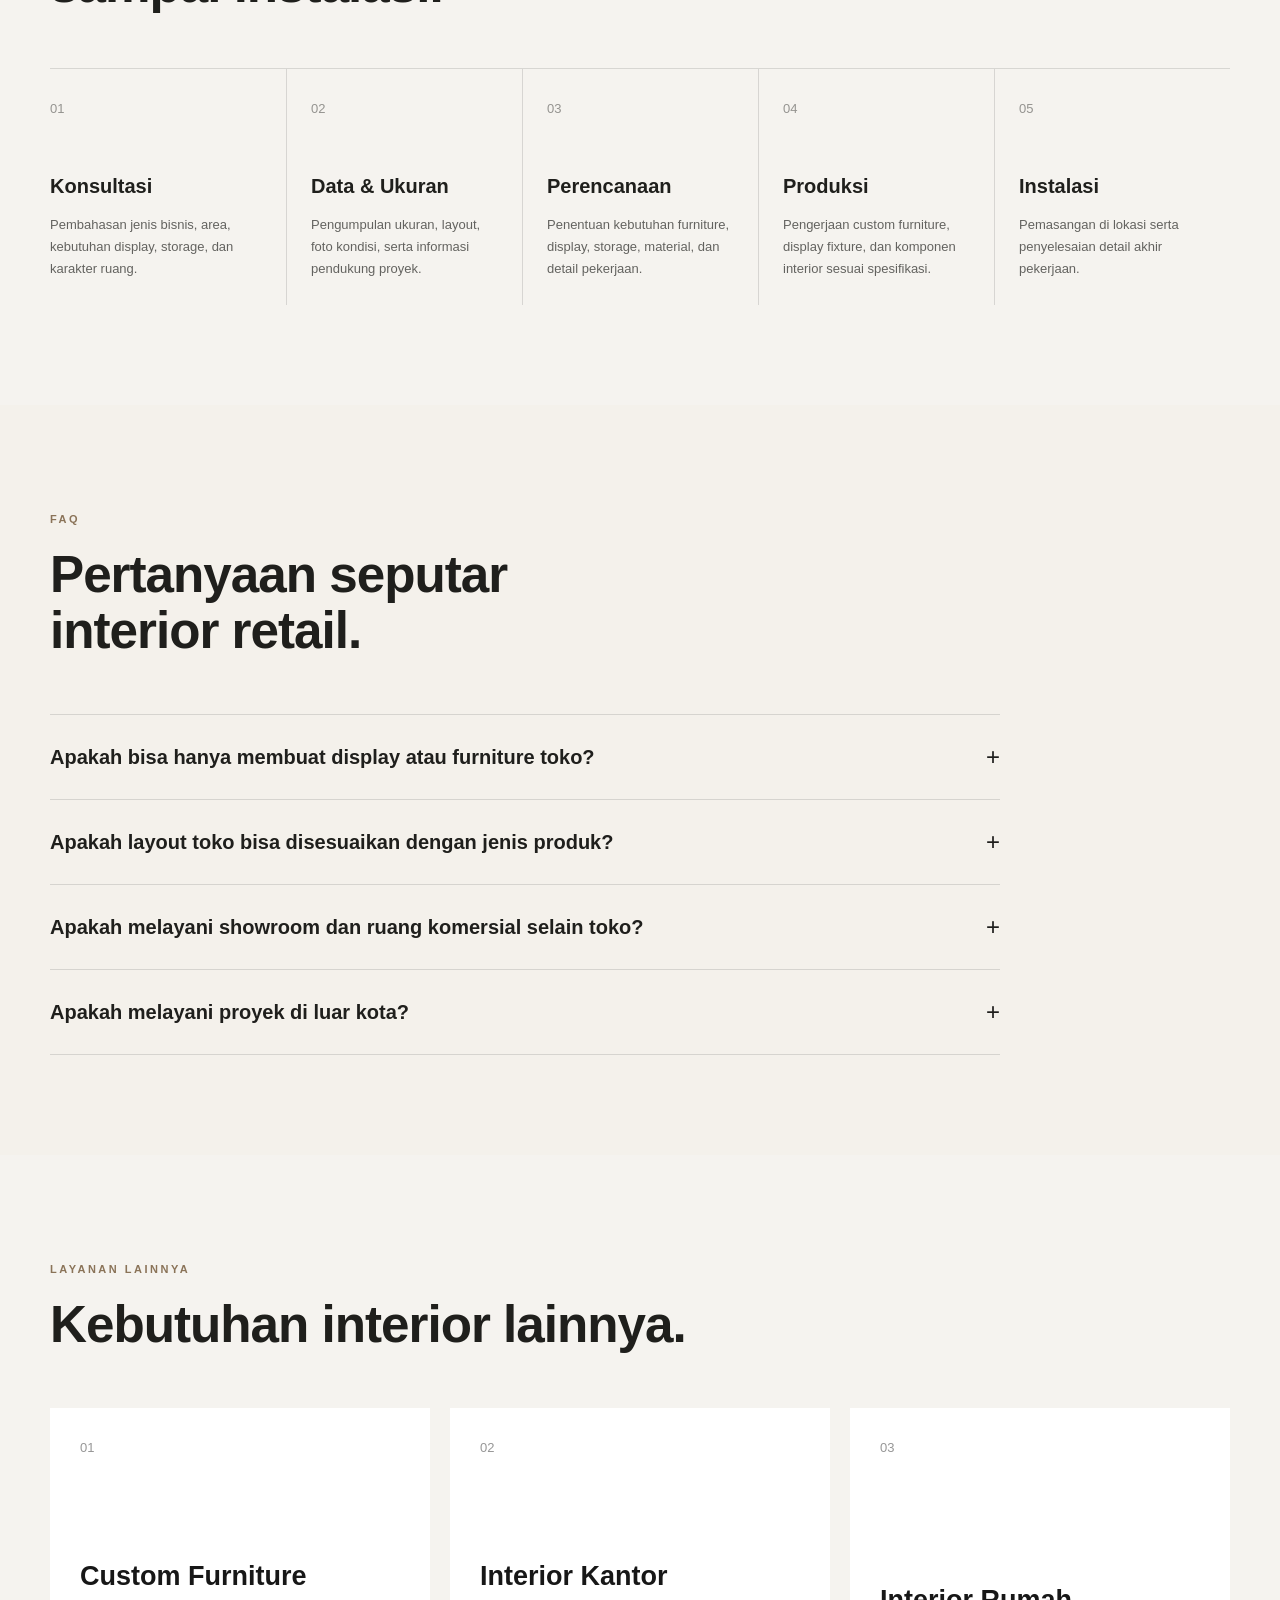
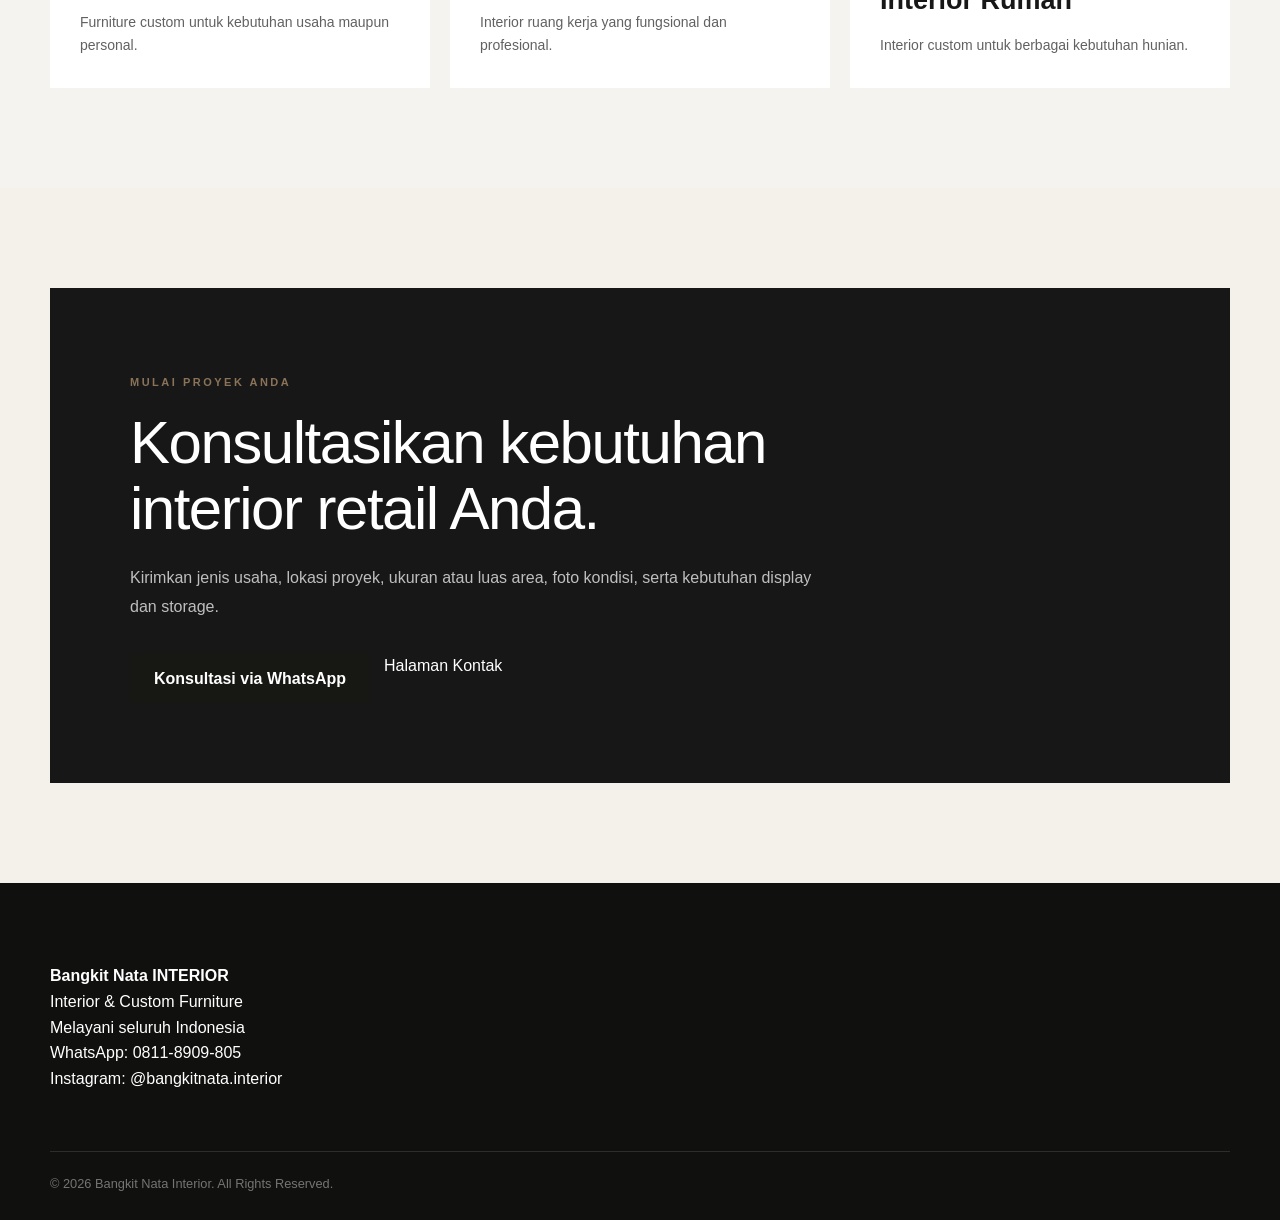
<file: layanan/interior-toko.html>
<!DOCTYPE html>
<html lang="id">
<head>
    <meta charset="UTF-8">
    <meta name="viewport" content="width=device-width, initial-scale=1.0">

    <title>Jasa Interior Toko & Retail | Bangkit Nata Interior</title>

    <meta name="description"
          content="Jasa interior toko dan retail custom dari Bangkit Nata Interior untuk store, showroom, display, reception, cashier, storage, custom furniture dan kebutuhan interior komersial di seluruh Indonesia.">

    <meta name="keywords"
          content="jasa interior toko, interior retail, interior showroom, interior store, custom display, custom furniture toko, interior komersial Indonesia">

    <meta name="robots" content="index, follow">

    <link rel="canonical" href="https://bangkitnatainterior.com/layanan/interior-toko.html">

<meta property="og:type" content="website">
<meta property="og:url" content="https://bangkitnatainterior.com/layanan/interior-toko.html">
<meta property="og:title" content="Jasa Interior Toko & Retail Custom | Bangkit Nata Interior">
<meta property="og:description" content="Jasa interior toko dan retail custom dari Bangkit Nata Interior untuk menciptakan ruang komersial yang fungsional, menarik, dan sesuai karakter bisnis. Melayani seluruh Indonesia.">
<meta property="og:site_name" content="Bangkit Nata Interior">
<meta property="og:locale" content="id_ID">

<meta property="og:image" content="https://bangkitnatainterior.com/assets/images/portfolio/kohiya-01.jpeg">
<meta property="og:image:alt" content="Interior toko dan retail custom oleh Bangkit Nata Interior">

<meta name="twitter:card" content="summary_large_image">
<meta name="twitter:title" content="Jasa Interior Toko & Retail Custom | Bangkit Nata Interior">
<meta name="twitter:description" content="Jasa interior toko dan retail custom untuk ruang komersial yang fungsional dan sesuai karakter bisnis.">
<meta name="twitter:image" content="https://bangkitnatainterior.com/assets/images/portfolio/kohiya-01.jpeg">

<script type="application/ld+json">
{
  "@context": "https://schema.org",
  "@type": "Service",
  "name": "Jasa Interior Toko dan Retail Custom",
  "description": "Jasa interior toko dan retail custom dari Bangkit Nata Interior untuk perencanaan, produksi, dan instalasi ruang komersial sesuai kebutuhan bisnis.",
  "url": "https://bangkitnatainterior.com/layanan/interior-toko.html",
  "serviceType": "Jasa Interior Toko dan Retail",
  "areaServed": {
    "@type": "Country",
    "name": "Indonesia"
  },
  "provider": {
    "@type": "HomeAndConstructionBusiness",
    "name": "Bangkit Nata Interior",
    "url": "https://bangkitnatainterior.com/",
    "telephone": "+628118909805"
  }
}
</script>

    <link rel="stylesheet" href="../assets/css/style.css">
</head>

<body>

    <!-- HEADER -->
    <header class="header">
        <div class="container nav-container">

            <a href="../index.html" class="logo">
                Bangkit Nata
                <span>INTERIOR</span>
            </a>

            <nav class="nav">
                <a href="../index.html">Beranda</a>
                <a href="../layanan.html" class="active">Layanan</a>
                <a href="../portfolio.html">Portfolio</a>
                <a href="../tentang.html">Tentang</a>
                <a href="../kontak.html">Kontak</a>
            </nav>

        </div>
    </header>


    <!-- HERO -->
    <section class="service-detail-hero">
        <div class="container">

            <div class="service-breadcrumb">
                <a href="../layanan.html">Layanan</a>
                <span>/</span>
                <span>Interior Retail & Toko</span>
            </div>

            <span class="section-label">INTERIOR RETAIL & TOKO</span>

            <h1>
                Ruang komersial yang
                <br>
                memperkuat pengalaman pelanggan.
            </h1>

            <p>
                Bangkit Nata Interior melayani pengerjaan interior toko,
                retail, showroom, dan ruang komersial dengan pendekatan
                yang menggabungkan fungsi operasional, display produk,
                alur pelanggan, serta karakter visual brand.
            </p>

            <div class="service-hero-actions">

                <a
                    href="https://wa.me/628118909805?text=Halo%20Bangkit%20Nama%20Interior%2C%20saya%20ingin%20konsultasi%20mengenai%20interior%20toko%20atau%20retail."
                    target="_blank"
                    rel="noopener noreferrer"
                    class="btn btn-primary">
                    Konsultasi Interior Toko
                </a>

                <a href="../portfolio.html" class="btn btn-outline">
                    Lihat Portfolio
                </a>

            </div>

        </div>
    </section>


    <main>

        <!-- INTRO -->
        <section class="service-intro">
            <div class="container service-intro-grid">

                <div>
                    <span class="service-number">01</span>
                    <span class="section-label">TENTANG LAYANAN</span>

                    <h2>
                        Interior yang mendukung
                        aktivitas bisnis.
                    </h2>
                </div>

                <div class="service-intro-copy">

                    <p>
                        Interior retail perlu bekerja dari dua sisi sekaligus:
                        membantu operasional bisnis berjalan lebih efisien
                        sekaligus menciptakan pengalaman ruang yang nyaman
                        dan mudah dipahami pelanggan.
                    </p>

                    <p>
                        Pengerjaan dapat disesuaikan dengan jenis usaha,
                        luas area, kebutuhan display, kapasitas storage,
                        area cashier, circulation, karakter brand,
                        serta kebutuhan custom furniture.
                    </p>

                </div>

            </div>
        </section>


        <!-- SCOPE -->
        <section class="service-scope">
            <div class="container">

                <div class="service-section-heading">
                    <span class="section-label">CAKUPAN PEKERJAAN</span>

                    <h2>
                        Kebutuhan interior
                        <br>
                        untuk ruang retail.
                    </h2>
                </div>

                <div class="service-scope-grid">

                    <article class="service-scope-item">
                        <span>01</span>
                        <h3>Display Produk</h3>
                        <p>
                            Rak display, wall display, shelving,
                            display cabinet, dan custom fixture
                            untuk berbagai jenis produk.
                        </p>
                    </article>

                    <article class="service-scope-item">
                        <span>02</span>
                        <h3>Cashier Counter</h3>
                        <p>
                            Meja kasir, storage internal,
                            backdrop, dan area pelayanan
                            yang disesuaikan dengan operasional toko.
                        </p>
                    </article>

                    <article class="service-scope-item">
                        <span>03</span>
                        <h3>Showroom</h3>
                        <p>
                            Penataan display, furniture,
                            wall treatment, dan elemen interior
                            untuk ruang showroom.
                        </p>
                    </article>

                    <article class="service-scope-item">
                        <span>04</span>
                        <h3>Reception</h3>
                        <p>
                            Reception desk, waiting area,
                            backdrop, display, dan elemen pendukung
                            area penerimaan pelanggan.
                        </p>
                    </article>

                    <article class="service-scope-item">
                        <span>05</span>
                        <h3>Storage</h3>
                        <p>
                            Built-in cabinet, stock storage,
                            shelving, dan solusi penyimpanan
                            yang terintegrasi dengan area toko.
                        </p>
                    </article>

                    <article class="service-scope-item">
                        <span>06</span>
                        <h3>Custom Furniture</h3>
                        <p>
                            Furniture dibuat sesuai ukuran,
                            fungsi, jenis usaha, karakter brand,
                            material, dan kebutuhan ruang.
                        </p>
                    </article>

                </div>

            </div>
        </section>


        <!-- APPROACH -->
        <section class="service-approach">
            <div class="container service-approach-grid">

                <div>
                    <span class="section-label">PENDEKATAN KAMI</span>

                    <h2>
                        Ruang yang membantu
                        bisnis bekerja lebih baik.
                    </h2>
                </div>

                <div class="service-feature-list">

                    <div class="service-feature">
                        <span>01</span>
                        <div>
                            <h3>Customer Flow</h3>
                            <p>
                                Tata ruang mempertimbangkan alur pelanggan
                                agar area lebih mudah digunakan dan dipahami.
                            </p>
                        </div>
                    </div>

                    <div class="service-feature">
                        <span>02</span>
                        <div>
                            <h3>Display</h3>
                            <p>
                                Penempatan produk dan custom fixture
                                disesuaikan dengan kebutuhan presentasi barang.
                            </p>
                        </div>
                    </div>

                    <div class="service-feature">
                        <span>03</span>
                        <div>
                            <h3>Operasional</h3>
                            <p>
                                Area kerja, cashier, storage,
                                dan service area dibuat dengan
                                mempertimbangkan aktivitas harian.
                            </p>
                        </div>
                    </div>

                    <div class="service-feature">
                        <span>04</span>
                        <div>
                            <h3>Brand Character</h3>
                            <p>
                                Material, finishing, dan detail interior
                                dapat diselaraskan dengan karakter bisnis.
                            </p>
                        </div>
                    </div>

                </div>

            </div>
        </section>


        <!-- PROCESS -->
        <section class="service-process">
            <div class="container">

                <div class="service-section-heading">
                    <span class="section-label">ALUR PENGERJAAN</span>

                    <h2>
                        Dari kebutuhan bisnis
                        <br>
                        sampai instalasi.
                    </h2>
                </div>

                <div class="service-process-grid">

                    <div class="service-process-item">
                        <span>01</span>
                        <h3>Konsultasi</h3>
                        <p>
                            Pembahasan jenis bisnis, area,
                            kebutuhan display, storage,
                            dan karakter ruang.
                        </p>
                    </div>

                    <div class="service-process-item">
                        <span>02</span>
                        <h3>Data & Ukuran</h3>
                        <p>
                            Pengumpulan ukuran, layout,
                            foto kondisi, serta informasi
                            pendukung proyek.
                        </p>
                    </div>

                    <div class="service-process-item">
                        <span>03</span>
                        <h3>Perencanaan</h3>
                        <p>
                            Penentuan kebutuhan furniture,
                            display, storage, material,
                            dan detail pekerjaan.
                        </p>
                    </div>

                    <div class="service-process-item">
                        <span>04</span>
                        <h3>Produksi</h3>
                        <p>
                            Pengerjaan custom furniture,
                            display fixture, dan komponen
                            interior sesuai spesifikasi.
                        </p>
                    </div>

                    <div class="service-process-item">
                        <span>05</span>
                        <h3>Instalasi</h3>
                        <p>
                            Pemasangan di lokasi serta
                            penyelesaian detail akhir pekerjaan.
                        </p>
                    </div>

                </div>

            </div>
        </section>


        <!-- FAQ -->
        <section class="service-faq">
            <div class="container">

                <div class="service-section-heading">
                    <span class="section-label">FAQ</span>

                    <h2>
                        Pertanyaan seputar
                        <br>
                        interior retail.
                    </h2>
                </div>

                <div class="service-faq-list">

                    <details>
                        <summary>
                            Apakah bisa hanya membuat display atau furniture toko?
                        </summary>
                        <p>
                            Bisa. Pengerjaan dapat berupa satu jenis
                            custom furniture, display fixture,
                            atau kebutuhan interior yang lebih menyeluruh.
                        </p>
                    </details>

                    <details>
                        <summary>
                            Apakah layout toko bisa disesuaikan dengan jenis produk?
                        </summary>
                        <p>
                            Ya. Kebutuhan display, storage,
                            alur pelanggan, dan area pelayanan
                            dapat disesuaikan dengan karakter produk
                            serta jenis bisnis.
                        </p>
                    </details>

                    <details>
                        <summary>
                            Apakah melayani showroom dan ruang komersial selain toko?
                        </summary>
                        <p>
                            Ya. Kebutuhan showroom, reception,
                            area pelayanan, dan berbagai ruang komersial
                            lainnya dapat dikonsultasikan.
                        </p>
                    </details>

                    <details>
                        <summary>
                            Apakah melayani proyek di luar kota?
                        </summary>
                        <p>
                            Ya. Bangkit Nata Interior melayani
                            berbagai wilayah Indonesia dengan
                            pelaksanaan yang disesuaikan dengan
                            kondisi dan lokasi proyek.
                        </p>
                    </details>

                </div>

            </div>
        </section>


        <!-- RELATED -->
        <section class="service-related">
            <div class="container">

                <div class="service-section-heading">
                    <span class="section-label">LAYANAN LAINNYA</span>

                    <h2>
                        Kebutuhan interior lainnya.
                    </h2>
                </div>

                <div class="service-related-grid">

                    <a href="custom-furniture.html" class="service-related-card">
                        <span>01</span>
                        <h3>Custom Furniture</h3>
                        <p>
                            Furniture custom untuk kebutuhan
                            usaha maupun personal.
                        </p>
                    </a>

                    <a href="interior-kantor.html" class="service-related-card">
                        <span>02</span>
                        <h3>Interior Kantor</h3>
                        <p>
                            Interior ruang kerja yang
                            fungsional dan profesional.
                        </p>
                    </a>

                    <a href="interior-rumah.html" class="service-related-card">
                        <span>03</span>
                        <h3>Interior Rumah</h3>
                        <p>
                            Interior custom untuk
                            berbagai kebutuhan hunian.
                        </p>
                    </a>

                </div>

            </div>
        </section>


        <!-- CTA -->
        <section class="service-final">
            <div class="container">

                <div class="service-final-box">

                    <span class="section-label">MULAI PROYEK ANDA</span>

                    <h2>
                        Konsultasikan kebutuhan
                        <br>
                        interior retail Anda.
                    </h2>

                    <p>
                        Kirimkan jenis usaha, lokasi proyek,
                        ukuran atau luas area, foto kondisi,
                        serta kebutuhan display dan storage.
                    </p>

                    <div class="service-final-actions">

                        <a
                            href="https://wa.me/628118909805?text=Halo%20Bangkit%20Nama%20Interior%2C%20saya%20ingin%20konsultasi%20mengenai%20interior%20toko%20atau%20retail."
                            target="_blank"
                            rel="noopener noreferrer"
                            class="btn btn-primary">
                            Konsultasi via WhatsApp
                        </a>

                        <a href="../kontak.html" class="btn btn-outline">
                            Halaman Kontak
                        </a>

                    </div>

                </div>

            </div>
        </section>

    </main>


    <!-- FOOTER -->
    <footer class="footer">
        <div class="container footer-content">

            <div>
                <strong>Bangkit Nata INTERIOR</strong>

                <p>
                    Interior & Custom Furniture
                    <br>
                    Melayani seluruh Indonesia
                </p>
            </div>

            <div>
                <p>
                    WhatsApp:
                    <a href="https://wa.me/628118909805">
                        0811-8909-805
                    </a>
                </p>

                <p>
                    Instagram:
                    <a
                        href="https://www.instagram.com/bangkitnata.interior/"
                        target="_blank"
                        rel="noopener noreferrer">
                        @bangkitnata.interior
                    </a>
                </p>
            </div>

        </div>

        <div class="container footer-bottom">
            <p>© 2026 Bangkit Nata Interior. All Rights Reserved.</p>
        </div>
    </footer>


    <script src="../assets/js/main.js"></script>

</body>
</html>
</file>
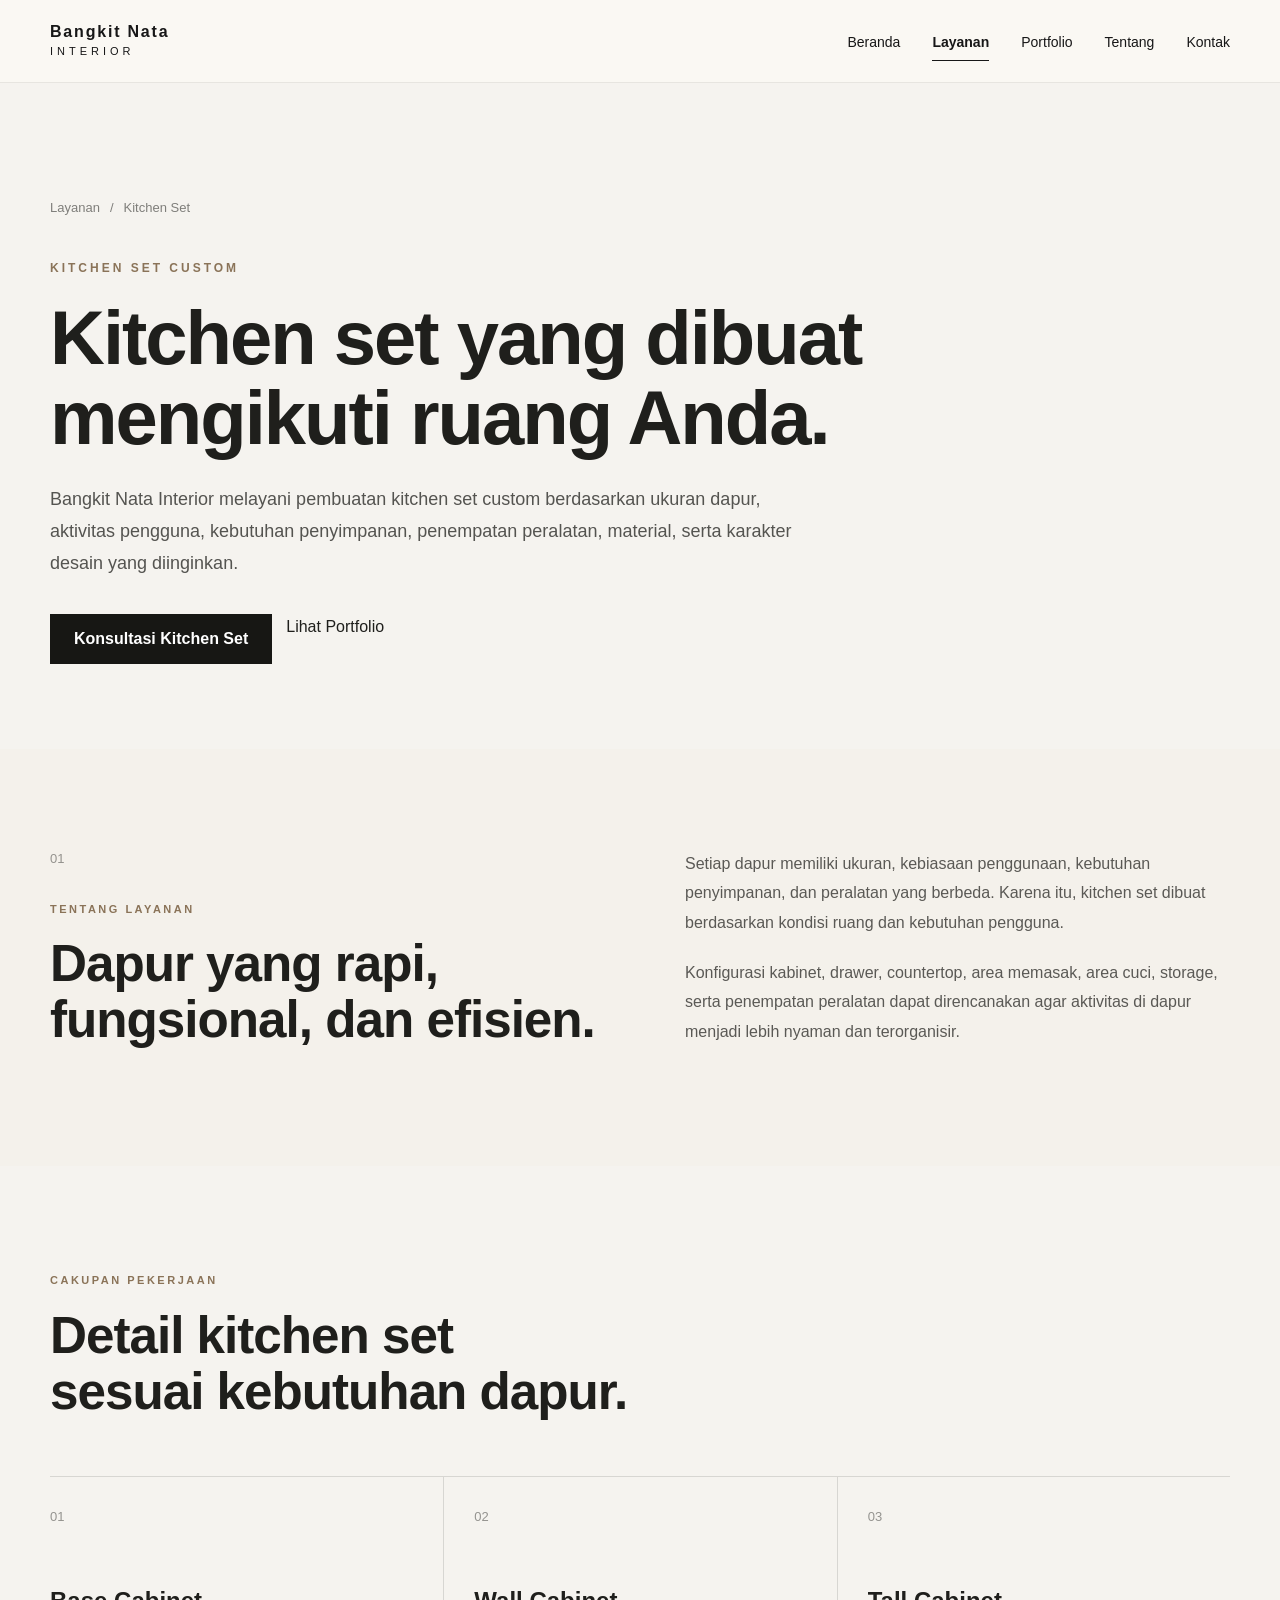
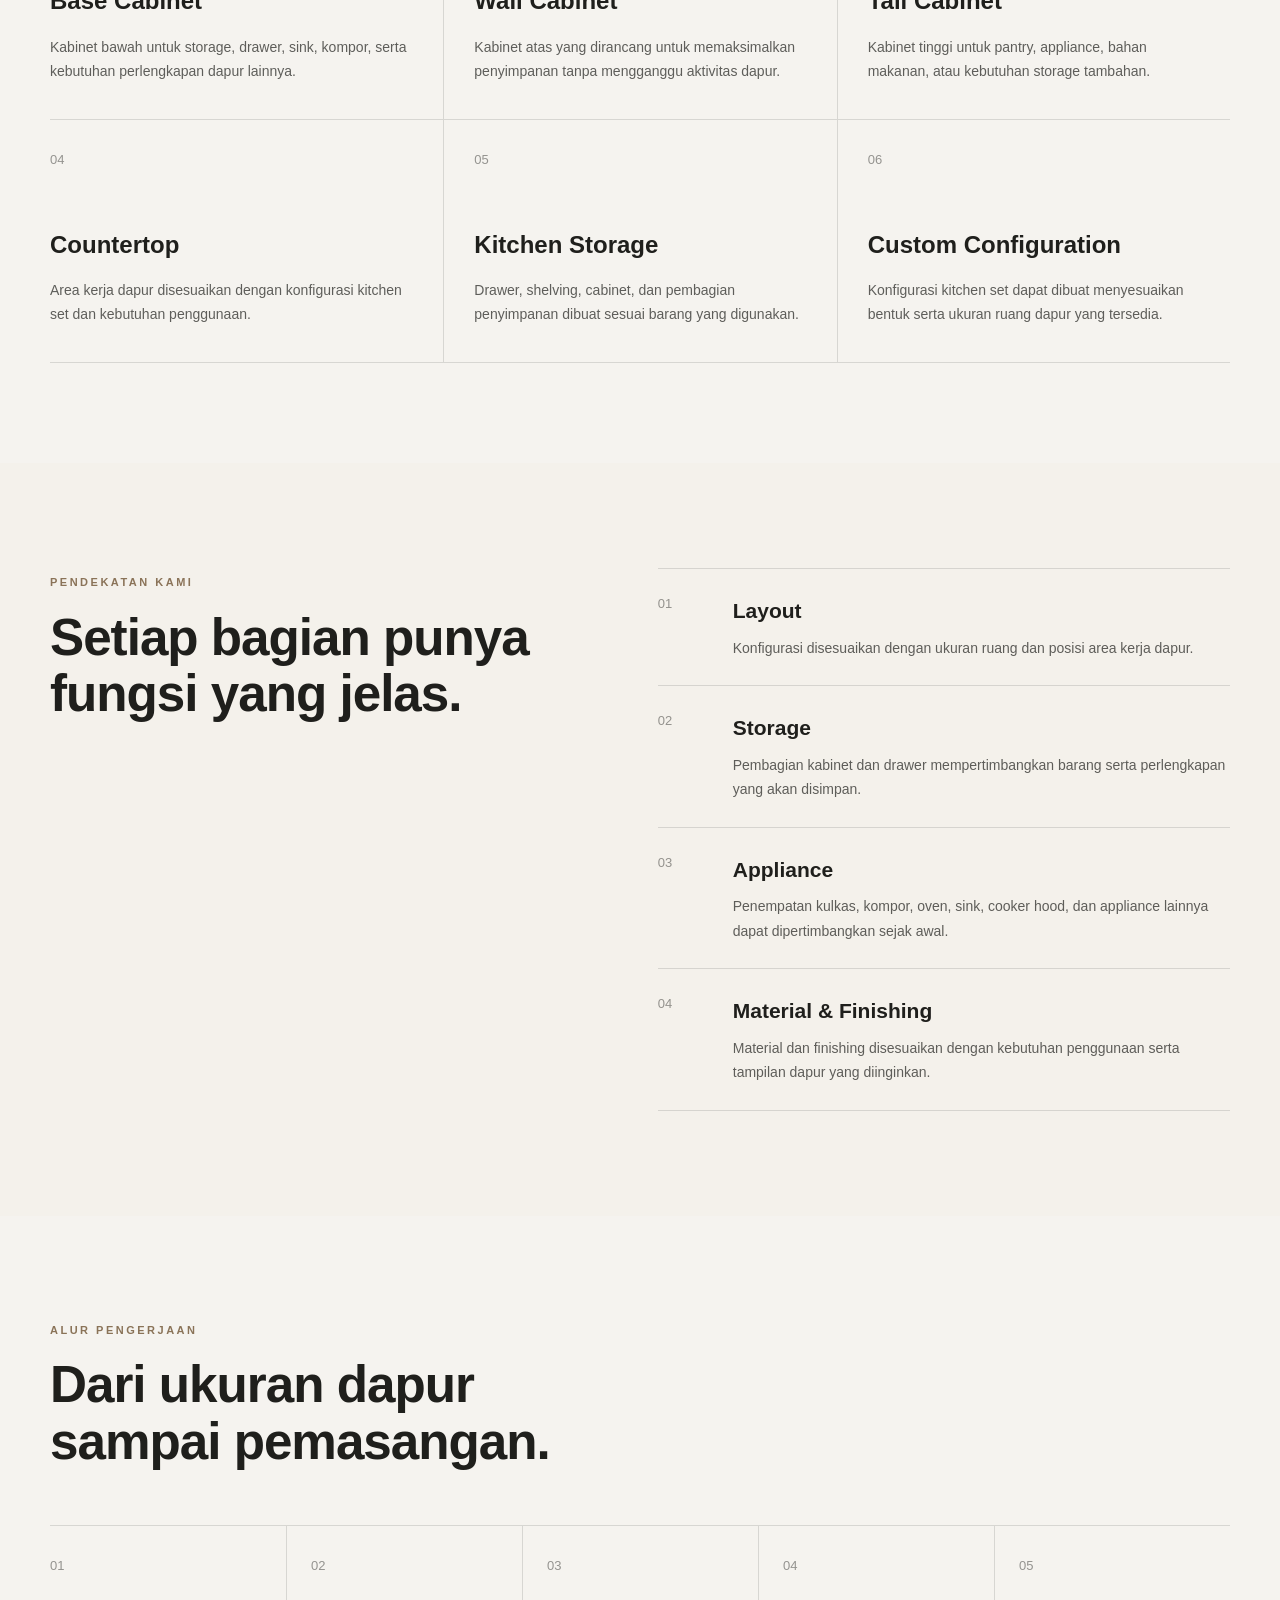
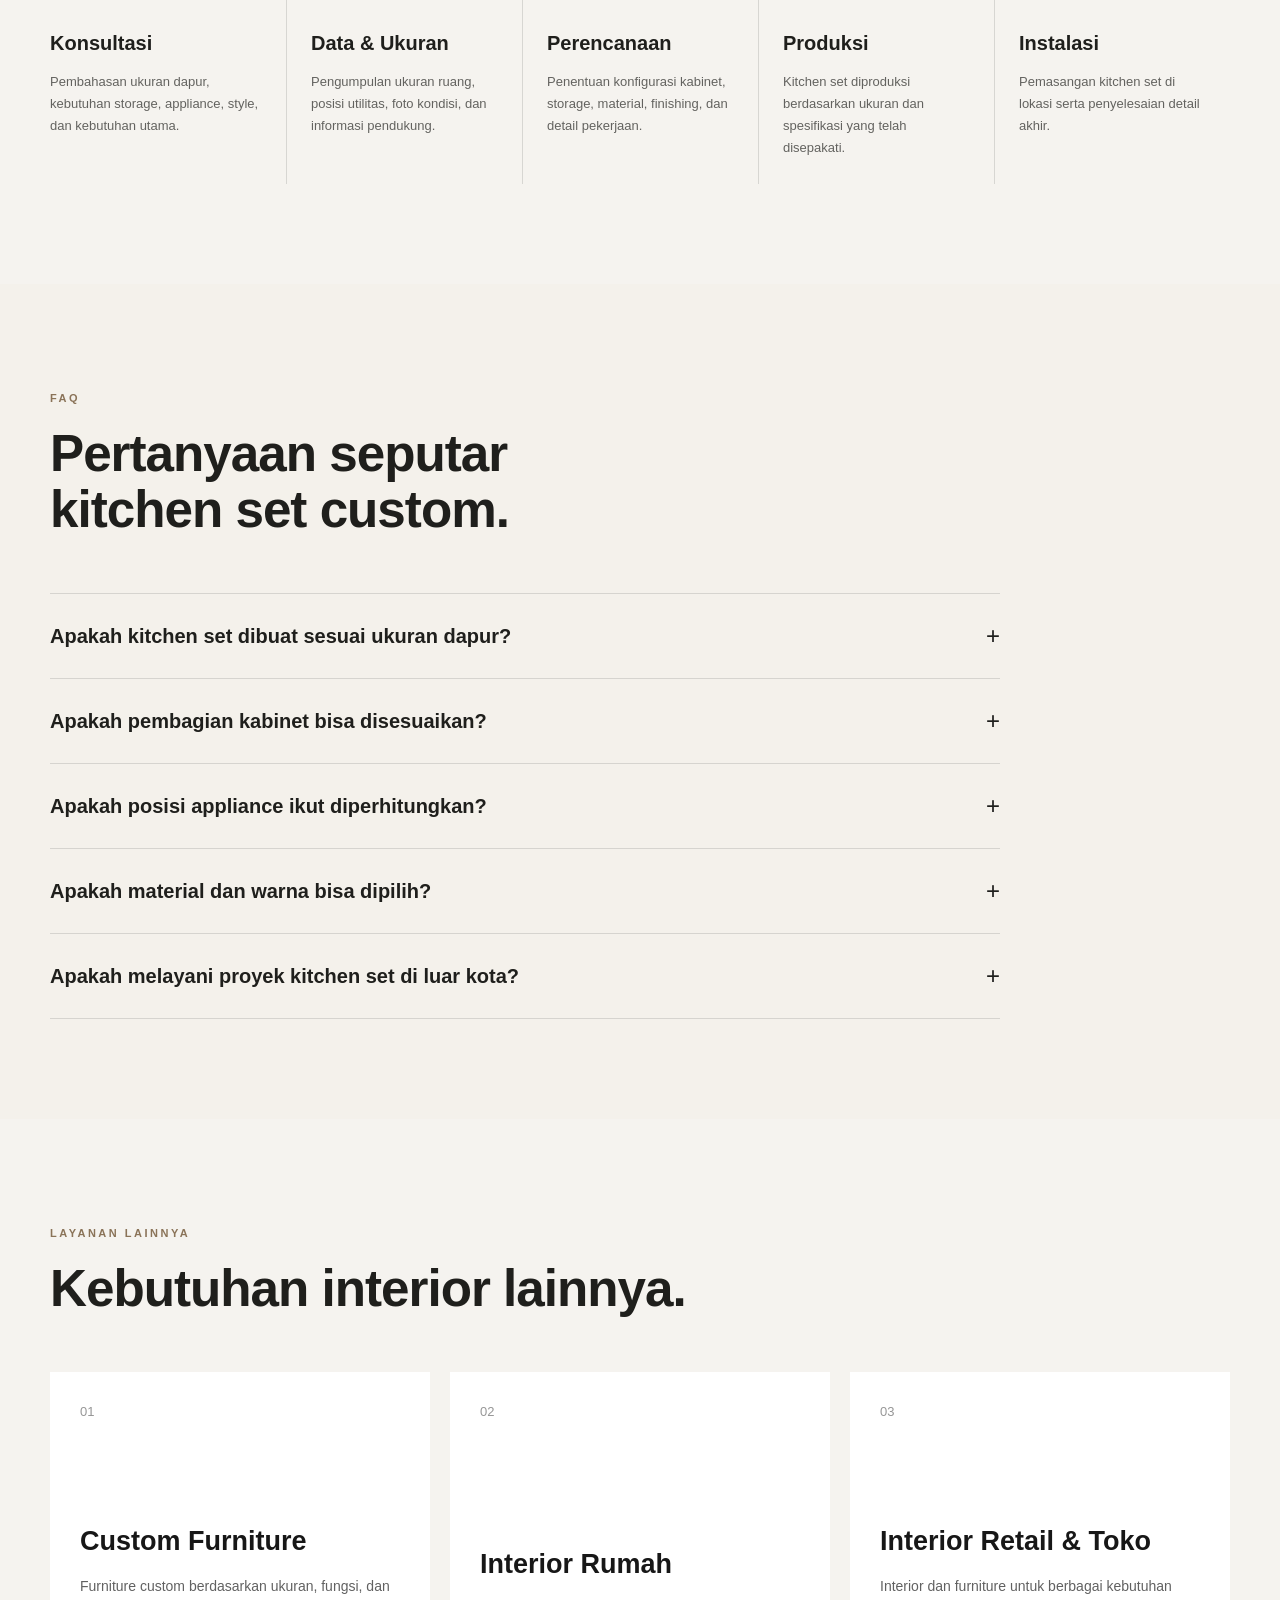
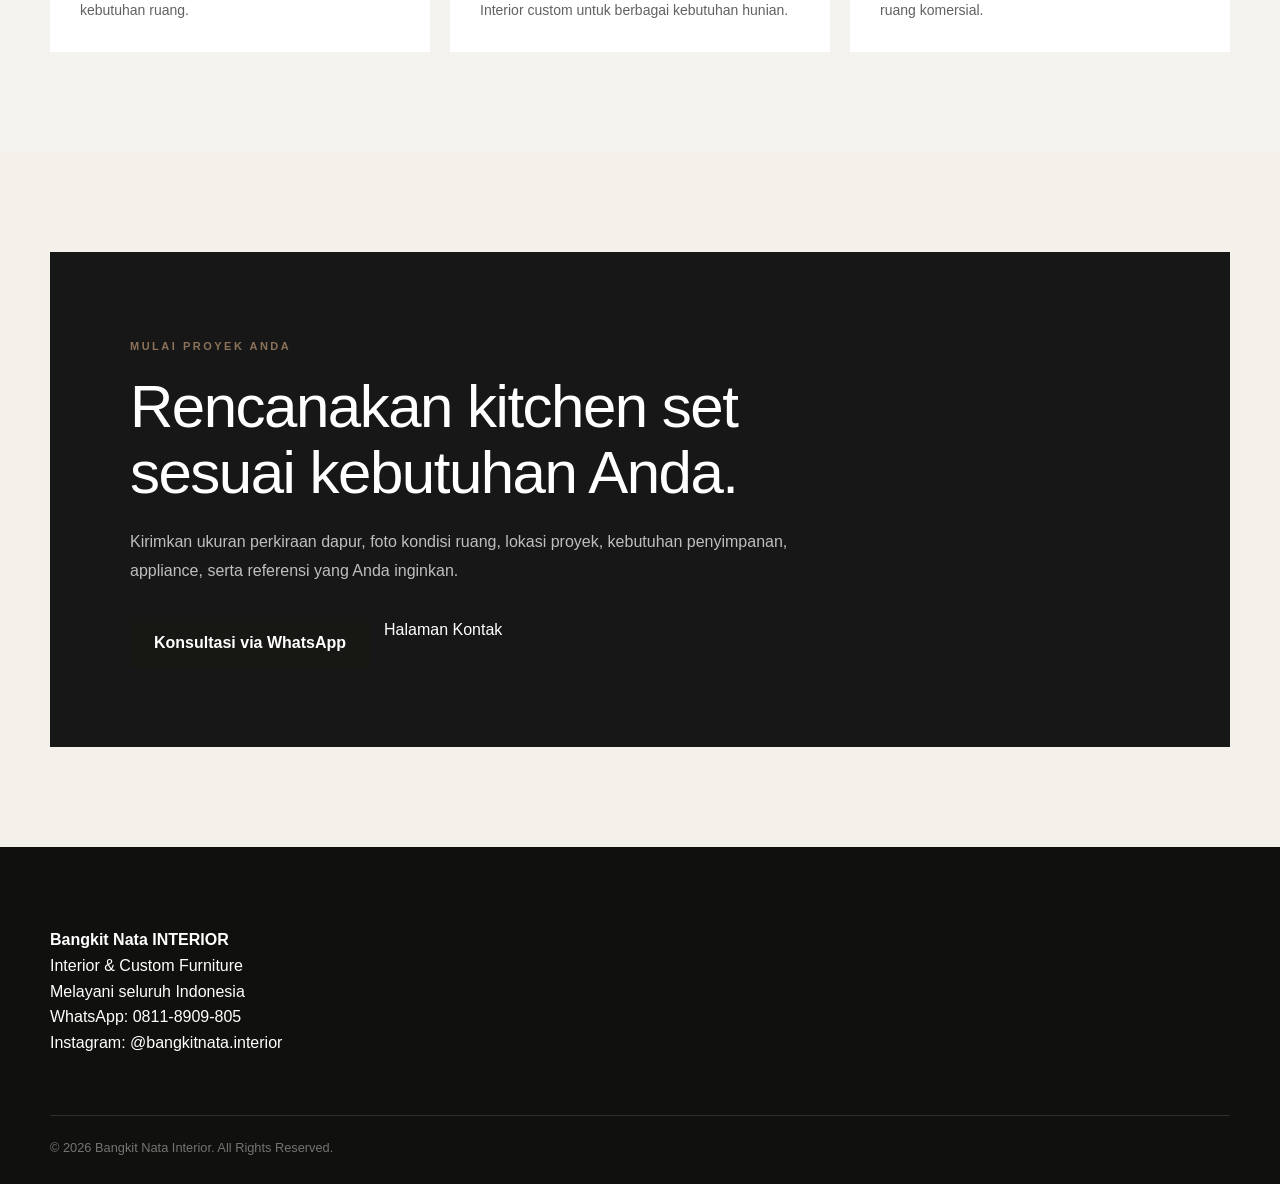
<file: layanan/kitchen-set.html>
<!DOCTYPE html>
<html lang="id">
<head>
    <meta charset="UTF-8">
    <meta name="viewport" content="width=device-width, initial-scale=1.0">

    <title>Jasa Kitchen Set Custom | Bangkit Nata Interior</title>

    <meta name="description"
          content="Jasa kitchen set custom dari Bangkit Nata Interior. Pembuatan kabinet dapur, storage, kitchen cabinet dan furniture dapur sesuai ukuran dan kebutuhan di seluruh Indonesia.">

    <meta name="keywords"
          content="kitchen set custom, jasa kitchen set, kitchen cabinet custom, kabinet dapur, furniture dapur, kitchen set minimalis, kitchen set Indonesia">

    <meta name="robots" content="index, follow">

    <link rel="canonical" href="https://bangkitnatainterior.com/layanan/kitchen-set.html">

<meta property="og:type" content="website">
<meta property="og:url" content="https://bangkitnatainterior.com/layanan/kitchen-set.html">
<meta property="og:title" content="Jasa Kitchen Set Custom | Bangkit Nata Interior">
<meta property="og:description" content="Jasa kitchen set custom dari Bangkit Nata Interior yang dibuat sesuai ukuran ruang, kebutuhan penyimpanan, fungsi, dan konsep interior. Melayani seluruh Indonesia.">
<meta property="og:site_name" content="Bangkit Nata Interior">
<meta property="og:locale" content="id_ID">

<meta property="og:image" content="https://bangkitnatainterior.com/assets/images/portfolio/kitchen-set-01.jpeg">
<meta property="og:image:alt" content="Kitchen set custom oleh Bangkit Nata Interior">

<meta name="twitter:card" content="summary_large_image">
<meta name="twitter:title" content="Jasa Kitchen Set Custom | Bangkit Nata Interior">
<meta name="twitter:description" content="Kitchen set custom sesuai ukuran ruang, kebutuhan penyimpanan, fungsi, dan konsep interior.">
<meta name="twitter:image" content="https://bangkitnatainterior.com/assets/images/portfolio/kitchen-set-01.jpeg">

<script type="application/ld+json">
{
  "@context": "https://schema.org",
  "@type": "Service",
  "name": "Jasa Kitchen Set Custom",
  "description": "Jasa kitchen set custom dari Bangkit Nata Interior untuk pembuatan kitchen set sesuai ukuran ruang, fungsi, kebutuhan penyimpanan, dan konsep interior.",
  "url": "https://bangkitnatainterior.com/layanan/kitchen-set.html",
  "serviceType": "Jasa Kitchen Set Custom",
  "areaServed": {
    "@type": "Country",
    "name": "Indonesia"
  },
  "provider": {
    "@type": "HomeAndConstructionBusiness",
    "name": "Bangkit Nata Interior",
    "url": "https://bangkitnatainterior.com/",
    "telephone": "+628118909805"
  }
}
</script>

    <link rel="stylesheet" href="../assets/css/style.css">
</head>

<body>

    <!-- HEADER -->
    <header class="header">
        <div class="container nav-container">

            <a href="../index.html" class="logo">
                Bangkit Nata
                <span>INTERIOR</span>
            </a>

            <nav class="nav">
                <a href="../index.html">Beranda</a>
                <a href="../layanan.html" class="active">Layanan</a>
                <a href="../portfolio.html">Portfolio</a>
                <a href="../tentang.html">Tentang</a>
                <a href="../kontak.html">Kontak</a>
            </nav>

        </div>
    </header>


    <!-- HERO -->
    <section class="service-detail-hero">
        <div class="container">

            <div class="service-breadcrumb">
                <a href="../layanan.html">Layanan</a>
                <span>/</span>
                <span>Kitchen Set</span>
            </div>

            <span class="section-label">KITCHEN SET CUSTOM</span>

            <h1>
                Kitchen set yang dibuat
                <br>
                mengikuti ruang Anda.
            </h1>

            <p>
                Bangkit Nata Interior melayani pembuatan kitchen set custom
                berdasarkan ukuran dapur, aktivitas pengguna, kebutuhan
                penyimpanan, penempatan peralatan, material, serta
                karakter desain yang diinginkan.
            </p>

            <div class="service-hero-actions">

                <a
                    href="https://wa.me/628118909805?text=Halo%20Bangkit%20Nama%20Interior%2C%20saya%20ingin%20konsultasi%20mengenai%20kitchen%20set%20custom."
                    target="_blank"
                    rel="noopener noreferrer"
                    class="btn btn-primary">
                    Konsultasi Kitchen Set
                </a>

                <a href="../portfolio.html" class="btn btn-outline">
                    Lihat Portfolio
                </a>

            </div>

        </div>
    </section>


    <main>

        <!-- INTRO -->
        <section class="service-intro">
            <div class="container service-intro-grid">

                <div>
                    <span class="service-number">01</span>
                    <span class="section-label">TENTANG LAYANAN</span>

                    <h2>
                        Dapur yang rapi,
                        fungsional, dan efisien.
                    </h2>
                </div>

                <div class="service-intro-copy">

                    <p>
                        Setiap dapur memiliki ukuran, kebiasaan penggunaan,
                        kebutuhan penyimpanan, dan peralatan yang berbeda.
                        Karena itu, kitchen set dibuat berdasarkan kondisi
                        ruang dan kebutuhan pengguna.
                    </p>

                    <p>
                        Konfigurasi kabinet, drawer, countertop,
                        area memasak, area cuci, storage, serta penempatan
                        peralatan dapat direncanakan agar aktivitas
                        di dapur menjadi lebih nyaman dan terorganisir.
                    </p>

                </div>

            </div>
        </section>


        <!-- SCOPE -->
        <section class="service-scope">
            <div class="container">

                <div class="service-section-heading">
                    <span class="section-label">CAKUPAN PEKERJAAN</span>

                    <h2>
                        Detail kitchen set
                        <br>
                        sesuai kebutuhan dapur.
                    </h2>
                </div>

                <div class="service-scope-grid">

                    <article class="service-scope-item">
                        <span>01</span>
                        <h3>Base Cabinet</h3>
                        <p>
                            Kabinet bawah untuk storage,
                            drawer, sink, kompor, serta kebutuhan
                            perlengkapan dapur lainnya.
                        </p>
                    </article>

                    <article class="service-scope-item">
                        <span>02</span>
                        <h3>Wall Cabinet</h3>
                        <p>
                            Kabinet atas yang dirancang untuk
                            memaksimalkan penyimpanan tanpa
                            mengganggu aktivitas dapur.
                        </p>
                    </article>

                    <article class="service-scope-item">
                        <span>03</span>
                        <h3>Tall Cabinet</h3>
                        <p>
                            Kabinet tinggi untuk pantry,
                            appliance, bahan makanan,
                            atau kebutuhan storage tambahan.
                        </p>
                    </article>

                    <article class="service-scope-item">
                        <span>04</span>
                        <h3>Countertop</h3>
                        <p>
                            Area kerja dapur disesuaikan
                            dengan konfigurasi kitchen set
                            dan kebutuhan penggunaan.
                        </p>
                    </article>

                    <article class="service-scope-item">
                        <span>05</span>
                        <h3>Kitchen Storage</h3>
                        <p>
                            Drawer, shelving, cabinet,
                            dan pembagian penyimpanan dibuat
                            sesuai barang yang digunakan.
                        </p>
                    </article>

                    <article class="service-scope-item">
                        <span>06</span>
                        <h3>Custom Configuration</h3>
                        <p>
                            Konfigurasi kitchen set dapat dibuat
                            menyesuaikan bentuk serta ukuran
                            ruang dapur yang tersedia.
                        </p>
                    </article>

                </div>

            </div>
        </section>


        <!-- APPROACH -->
        <section class="service-approach">
            <div class="container service-approach-grid">

                <div>
                    <span class="section-label">PENDEKATAN KAMI</span>

                    <h2>
                        Setiap bagian punya
                        fungsi yang jelas.
                    </h2>
                </div>

                <div class="service-feature-list">

                    <div class="service-feature">
                        <span>01</span>
                        <div>
                            <h3>Layout</h3>
                            <p>
                                Konfigurasi disesuaikan dengan ukuran
                                ruang dan posisi area kerja dapur.
                            </p>
                        </div>
                    </div>

                    <div class="service-feature">
                        <span>02</span>
                        <div>
                            <h3>Storage</h3>
                            <p>
                                Pembagian kabinet dan drawer
                                mempertimbangkan barang serta
                                perlengkapan yang akan disimpan.
                            </p>
                        </div>
                    </div>

                    <div class="service-feature">
                        <span>03</span>
                        <div>
                            <h3>Appliance</h3>
                            <p>
                                Penempatan kulkas, kompor, oven,
                                sink, cooker hood, dan appliance
                                lainnya dapat dipertimbangkan sejak awal.
                            </p>
                        </div>
                    </div>

                    <div class="service-feature">
                        <span>04</span>
                        <div>
                            <h3>Material & Finishing</h3>
                            <p>
                                Material dan finishing disesuaikan
                                dengan kebutuhan penggunaan serta
                                tampilan dapur yang diinginkan.
                            </p>
                        </div>
                    </div>

                </div>

            </div>
        </section>


        <!-- PROCESS -->
        <section class="service-process">
            <div class="container">

                <div class="service-section-heading">
                    <span class="section-label">ALUR PENGERJAAN</span>

                    <h2>
                        Dari ukuran dapur
                        <br>
                        sampai pemasangan.
                    </h2>
                </div>

                <div class="service-process-grid">

                    <div class="service-process-item">
                        <span>01</span>
                        <h3>Konsultasi</h3>
                        <p>
                            Pembahasan ukuran dapur,
                            kebutuhan storage, appliance,
                            style, dan kebutuhan utama.
                        </p>
                    </div>

                    <div class="service-process-item">
                        <span>02</span>
                        <h3>Data & Ukuran</h3>
                        <p>
                            Pengumpulan ukuran ruang,
                            posisi utilitas, foto kondisi,
                            dan informasi pendukung.
                        </p>
                    </div>

                    <div class="service-process-item">
                        <span>03</span>
                        <h3>Perencanaan</h3>
                        <p>
                            Penentuan konfigurasi kabinet,
                            storage, material, finishing,
                            dan detail pekerjaan.
                        </p>
                    </div>

                    <div class="service-process-item">
                        <span>04</span>
                        <h3>Produksi</h3>
                        <p>
                            Kitchen set diproduksi berdasarkan
                            ukuran dan spesifikasi yang
                            telah disepakati.
                        </p>
                    </div>

                    <div class="service-process-item">
                        <span>05</span>
                        <h3>Instalasi</h3>
                        <p>
                            Pemasangan kitchen set di lokasi
                            serta penyelesaian detail akhir.
                        </p>
                    </div>

                </div>

            </div>
        </section>


        <!-- FAQ -->
        <section class="service-faq">
            <div class="container">

                <div class="service-section-heading">
                    <span class="section-label">FAQ</span>

                    <h2>
                        Pertanyaan seputar
                        <br>
                        kitchen set custom.
                    </h2>
                </div>

                <div class="service-faq-list">

                    <details>
                        <summary>
                            Apakah kitchen set dibuat sesuai ukuran dapur?
                        </summary>
                        <p>
                            Ya. Ukuran dan konfigurasi kitchen set
                            disesuaikan dengan kondisi serta ukuran
                            ruang dapur yang tersedia.
                        </p>
                    </details>

                    <details>
                        <summary>
                            Apakah pembagian kabinet bisa disesuaikan?
                        </summary>
                        <p>
                            Bisa. Jumlah drawer, shelving,
                            kabinet, dan area penyimpanan
                            dapat disesuaikan dengan kebutuhan pengguna.
                        </p>
                    </details>

                    <details>
                        <summary>
                            Apakah posisi appliance ikut diperhitungkan?
                        </summary>
                        <p>
                            Ya. Informasi ukuran dan posisi appliance
                            seperti kulkas, kompor, oven, sink,
                            dan cooker hood sebaiknya disiapkan
                            sejak tahap perencanaan.
                        </p>
                    </details>

                    <details>
                        <summary>
                            Apakah material dan warna bisa dipilih?
                        </summary>
                        <p>
                            Pilihan material, finishing, dan warna
                            dapat dibahas berdasarkan kebutuhan,
                            karakter desain, serta spesifikasi proyek.
                        </p>
                    </details>

                    <details>
                        <summary>
                            Apakah melayani proyek kitchen set di luar kota?
                        </summary>
                        <p>
                            Ya. Bangkit Nata Interior melayani
                            kebutuhan proyek di berbagai wilayah
                            Indonesia dengan pelaksanaan yang
                            disesuaikan dengan lokasi proyek.
                        </p>
                    </details>

                </div>

            </div>
        </section>


        <!-- RELATED SERVICES -->
        <section class="service-related">
            <div class="container">

                <div class="service-section-heading">
                    <span class="section-label">LAYANAN LAINNYA</span>

                    <h2>
                        Kebutuhan interior lainnya.
                    </h2>
                </div>

                <div class="service-related-grid">

                    <a href="custom-furniture.html" class="service-related-card">
                        <span>01</span>
                        <h3>Custom Furniture</h3>
                        <p>
                            Furniture custom berdasarkan
                            ukuran, fungsi, dan kebutuhan ruang.
                        </p>
                    </a>

                    <a href="interior-rumah.html" class="service-related-card">
                        <span>02</span>
                        <h3>Interior Rumah</h3>
                        <p>
                            Interior custom untuk
                            berbagai kebutuhan hunian.
                        </p>
                    </a>

                    <a href="interior-toko.html" class="service-related-card">
                        <span>03</span>
                        <h3>Interior Retail & Toko</h3>
                        <p>
                            Interior dan furniture untuk
                            berbagai kebutuhan ruang komersial.
                        </p>
                    </a>

                </div>

            </div>
        </section>


        <!-- FINAL CTA -->
        <section class="service-final">
            <div class="container">

                <div class="service-final-box">

                    <span class="section-label">MULAI PROYEK ANDA</span>

                    <h2>
                        Rencanakan kitchen set
                        <br>
                        sesuai kebutuhan Anda.
                    </h2>

                    <p>
                        Kirimkan ukuran perkiraan dapur,
                        foto kondisi ruang, lokasi proyek,
                        kebutuhan penyimpanan, appliance,
                        serta referensi yang Anda inginkan.
                    </p>

                    <div class="service-final-actions">

                        <a
                            href="https://wa.me/628118909805?text=Halo%20Bangkit%20Nama%20Interior%2C%20saya%20ingin%20konsultasi%20mengenai%20kitchen%20set%20custom."
                            target="_blank"
                            rel="noopener noreferrer"
                            class="btn btn-primary">
                            Konsultasi via WhatsApp
                        </a>

                        <a href="../kontak.html" class="btn btn-outline">
                            Halaman Kontak
                        </a>

                    </div>

                </div>

            </div>
        </section>

    </main>


    <!-- FOOTER -->
    <footer class="footer">
        <div class="container footer-content">

            <div>
                <strong>Bangkit Nata INTERIOR</strong>

                <p>
                    Interior & Custom Furniture
                    <br>
                    Melayani seluruh Indonesia
                </p>
            </div>

            <div>
                <p>
                    WhatsApp:
                    <a href="https://wa.me/628118909805">
                        0811-8909-805
                    </a>
                </p>

                <p>
                    Instagram:
                    <a
                        href="https://www.instagram.com/bangkitnata.interior/"
                        target="_blank"
                        rel="noopener noreferrer">
                        @bangkitnata.interior
                    </a>
                </p>
            </div>

        </div>

        <div class="container footer-bottom">
            <p>© 2026 Bangkit Nata Interior. All Rights Reserved.</p>
        </div>
    </footer>


    <script src="../assets/js/main.js"></script>

</body>
</html>
</file>
<file: assets/css/home-v2.css>
:root{--paper:#f4f0e8;--ink:#24241f;--muted:#69675f;--line:#d2cdc2;--wood:#9b7959}*{box-sizing:border-box}html{scroll-behavior:smooth;scroll-padding-top:2rem}body{margin:0;background:var(--paper);color:var(--ink);font-family:Arial,Helvetica,sans-serif;font-size:16px;line-height:1.65}a{color:inherit;text-decoration:none}button{font:inherit}img{display:block;width:100%;object-fit:cover}h1,h2,h3,p{margin:0}h1,h2{font-family:Georgia,'Times New Roman',serif;font-weight:400;line-height:1.06;letter-spacing:-.045em}h2{font-size:clamp(2.5rem,4.5vw,4.5rem)}em{font-weight:400;color:inherit}h3{font-weight:400}p{color:var(--muted)}.wrap{padding:100px 6vw}.eyebrow{font-size:.75rem;letter-spacing:.17em;font-weight:600;margin-bottom:24px}.brand{font-family:Georgia,serif;font-size:1.9rem;line-height:1.1;white-space:nowrap}.brand span{display:block;font-family:Arial,sans-serif;font-size:.65rem;letter-spacing:.42em;margin-top:10px}header{position:absolute;top:0;z-index:5;color:white;display:flex;align-items:center;justify-content:space-between;width:100%;padding:30px 6vw;border-bottom:1px solid #ffffff35}nav{display:flex;align-items:center;gap:32px;font-size:.875rem}.nav-contact{border-bottom:1px solid white;padding:9px 0}.menu{display:none}.hero{position:relative;min-height:780px;height:100svh;max-height:1100px;color:white;display:flex;align-items:center}.hero-image,.hero-shade{position:absolute;inset:0;height:100%}.hero-image{object-position:center}.hero-shade{background:linear-gradient(90deg,#10130fe0 0%,#15161080 50%,#15161010),linear-gradient(0deg,#14161080,transparent 35%)}.hero-copy{position:relative;padding:150px 6vw 110px;width:100%}.hero h1{font-size:clamp(3.5rem,6.1vw,6.4rem);max-width:950px}.hero p{color:#eee9e1}.hero-copy>p:not(.eyebrow){max-width:470px;margin:28px 0 32px}.buttons{display:flex;gap:14px;flex-wrap:wrap}.button{display:inline-flex;align-items:center;justify-content:center;padding:17px 25px;font-size:.875rem;min-height:54px;border:1px solid transparent;transition:background .2s}.light{background:var(--paper);color:var(--ink)}.light:hover{background:#dbceba}.outline{border-color:#ffffff80;color:white}.outline:hover{background:#ffffff20}.hero-bottom{position:absolute;bottom:26px;left:6vw;right:6vw;display:flex;justify-content:space-between;gap:20px;font-size:.75rem;letter-spacing:.07em}.heading{display:flex;justify-content:space-between;align-items:flex-end;gap:40px;margin-bottom:48px}.heading>div>p:not(.eyebrow){margin-bottom:15px}.text-link{display:inline-block;border-bottom:1px solid var(--ink);padding-bottom:8px;font-size:.875rem;white-space:nowrap}.service-grid{display:grid;grid-template-columns:repeat(3,1fr);gap:40px 24px}.service-photo{position:relative;overflow:hidden}.service-photo img{aspect-ratio:1.25;height:auto;transition:transform .5s}.service:hover img{transform:scale(1.04)}.service-photo>span{position:absolute;top:15px;left:18px;color:white;background:#24241fbb;padding:2px 8px;font-size:.75rem}.service h3{font-size:1.3rem;display:flex;justify-content:space-between;margin:17px 0 7px}.service p{font-size:.875rem}.image-note{font-size:.75rem;margin-top:28px}.trust{display:flex;justify-content:space-around;gap:25px;background:#e5dfd3;padding:30px 6vw;font-size:.875rem}.trust span:before{content:'✦';color:var(--wood);margin-right:16px}.projects{display:grid;grid-template-columns:1fr 1fr;gap:40px 28px}.project:first-child{grid-column:1/-1}.project img{height:400px}.project:first-child img{height:570px;object-position:center 55%}.project>div{display:flex;justify-content:space-between;align-items:center;padding-top:21px}.project .eyebrow{font-size:.75rem;margin-bottom:7px}.project h3{font-family:Georgia,serif;font-size:2rem}.project>div>span{font-size:1.8rem}.about{display:grid;grid-template-columns:1fr 1fr;background:#e8e2d7}.about-photo{position:relative;min-height:650px}.about-photo img{height:100%;position:absolute}.about-photo span{position:absolute;bottom:25px;left:30px;color:white;font-size:.75rem;background:#24241fb0;padding:7px 10px}.about-copy{padding:85px 12%}.about-copy h2{margin-bottom:30px}.about-copy>p:not(.eyebrow){margin-bottom:20px}.about-copy .text-link{margin-top:12px}.steps{display:grid;grid-template-columns:repeat(4,1fr);gap:30px}.steps>div{border-top:1px solid var(--line);padding-top:24px}.steps span{font-family:Georgia,serif;font-size:2.5rem;color:var(--wood)}.steps h3{font-size:1.2rem;margin:25px 0 12px}.steps p{font-size:.875rem}.cta{padding:100px 6vw;background:#272922;color:var(--paper);text-align:center}.cta p{color:#c1b8a7}.cta h2{font-size:clamp(3rem,6vw,6rem);margin-bottom:40px}.footer-grid{display:grid;grid-template-columns:2fr 1fr 1.2fr;gap:40px}.footer-grid p{font-size:.875rem;margin-top:24px}.footer-grid h3{font-size:.75rem;text-transform:uppercase;letter-spacing:.15em;margin-bottom:20px}.footer-grid>div>a:not(.brand){display:block;font-size:.875rem;margin:8px 0}.footer-bottom{display:flex;justify-content:space-between;gap:25px;border-top:1px solid var(--line);padding-top:25px;margin-top:70px;font-size:.75rem;color:var(--muted)}footer.wrap{padding-bottom:30px}.skip{position:fixed;top:-100px;left:15px;z-index:20;background:white;padding:12px}.skip:focus{top:12px}:focus-visible{outline:3px solid #bb8c56;outline-offset:6px}a:hover.text-link{color:#785b40}
@media(min-width:1600px){.wrap{padding-left:max(6vw,calc((100vw - 1500px)/2));padding-right:max(6vw,calc((100vw - 1500px)/2))}}@media(max-width:900px){nav{gap:18px}.hero{min-height:740px}.hero h1{font-size:4.5rem}.about-copy{padding:60px 9%}.steps{grid-template-columns:1fr 1fr}.footer-grid{grid-template-columns:1.4fr 1fr 1.2fr;gap:25px}.project:first-child img{height:420px}}
@media(max-width:680px){.wrap{padding:64px 6vw}header{padding:24px 6vw}.brand{font-size:1.6rem}.menu{display:flex;gap:18px;align-items:center;background:none;border:0;color:white;min-height:44px}.menu span{font-size:1.5rem}nav{display:none;position:absolute;top:100%;left:0;right:0;background:#272922;padding:24px 6vw;align-items:stretch}nav.open{display:flex;flex-direction:column;gap:0}nav a{padding:12px 0}.hero{min-height:760px;height:100svh;max-height:none}.hero-copy{padding:150px 6vw 110px}.hero h1{font-size:clamp(2.85rem,9.2vw,4.2rem)}.hero-image{object-position:62% center}.hero-copy>p:not(.eyebrow){font-size:.9375rem;max-width:310px}.eyebrow{font-size:.75rem;letter-spacing:.1em}.hero-bottom{flex-direction:column;gap:8px;font-size:.75rem;bottom:22px}.buttons{gap:10px}.button{padding:15px 18px}.heading{flex-direction:column;align-items:flex-start;gap:25px;margin-bottom:32px}h2{font-size:2.7rem}.service-grid{grid-template-columns:1fr 1fr;gap:30px 16px}.service-photo img{aspect-ratio:.8}.service h3{font-size:1.05rem;line-height:1.4;gap:7px}.service p{font-size:.875rem}.trust{flex-direction:column;padding:28px 6vw;gap:16px}.projects{grid-template-columns:1fr;gap:32px}.project:first-child{grid-column:auto}.project img,.project:first-child img{height:330px}.project h3{font-size:1.7rem}.about{grid-template-columns:1fr}.about-photo{min-height:430px}.about-copy{padding:55px 6vw}.steps{gap:30px 22px}.steps h3{margin-top:15px}.cta{padding:70px 6vw}.cta h2{font-size:3rem}.footer-grid{grid-template-columns:1fr 1fr;gap:36px 20px}.footer-grid>div:first-child{grid-column:1/-1}.footer-grid>div:last-child{overflow-wrap:anywhere}.footer-bottom{flex-direction:column;gap:10px;margin-top:40px}footer.wrap{padding-bottom:25px}}@media(prefers-reduced-motion:reduce){html{scroll-behavior:auto}*{transition:none!important}}
</file>
<file: assets/css/concepts.css>
.concept-gallery{background:#e9e3d9;padding:90px 6vw;color:#24241f;font-family:Arial,Helvetica,sans-serif}.concept-heading{max-width:780px;margin-bottom:44px}.concept-eyebrow{font-size:12px!important;letter-spacing:.13em;text-transform:uppercase;color:#676052;margin:0 0 15px!important;font-weight:600}.concept-heading h2{font-family:Georgia,serif;font-weight:400;font-size:clamp(2.3rem,4vw,3.8rem);line-height:1.1;letter-spacing:-.03em;margin:0 0 24px}.concept-heading>p:last-child{font-size:16px;line-height:1.75;color:#615d54}.concept-grid{display:grid;grid-template-columns:repeat(3,minmax(0,1fr));gap:42px 25px}.concept-image{position:relative;margin-bottom:22px;overflow:hidden}.concept-image img{display:block;width:100%;height:auto;aspect-ratio:1.25;object-fit:cover}.concept-image span{position:absolute;bottom:12px;left:12px;background:#f4f0e8;color:#24241f;padding:7px 12px;font-size:12px;line-height:1.5}.concept-card h3{font-family:Georgia,serif;font-size:25px;line-height:1.25;font-weight:400;margin:0 0 12px}.concept-card>p:last-child{font-size:14px;line-height:1.7;color:#615d54;margin:0}.concept-card .concept-eyebrow{margin-bottom:9px!important}@media(max-width:900px){.concept-grid{grid-template-columns:repeat(2,minmax(0,1fr))}}@media(max-width:540px){.concept-gallery{padding:60px 6vw}.concept-grid{grid-template-columns:1fr;gap:34px}.concept-heading{margin-bottom:30px}}
</file>
<file: assets/css/style.css>
:root {
    --bg: #f4f1eb;
    --surface: #ffffff;
    --text: #1f1f1c;
    --muted: #6f6d66;
    --line: #d9d5cc;
    --dark: #171714;
    --accent: #8a7358;
    --max-width: 1180px;
}

* {
    margin: 0;
    padding: 0;
    box-sizing: border-box;
}

html {
    scroll-behavior: smooth;
}

body {
    font-family: Arial, Helvetica, sans-serif;
    background: var(--bg);
    color: var(--text);
    line-height: 1.6;
}

a {
    color: inherit;
    text-decoration: none;
}

img {
    max-width: 100%;
    display: block;
}

.container {
    width: min(calc(100% - 40px), var(--max-width));
    margin: 0 auto;
}

.header {
    position: sticky;
    top: 0;
    z-index: 1000;
    background: rgba(244, 241, 235, 0.94);
    backdrop-filter: blur(14px);
    border-bottom: 1px solid var(--line);
}

.navbar {
    min-height: 78px;
    display: flex;
    align-items: center;
    justify-content: space-between;
    gap: 24px;
}

.logo,
.footer-logo {
    font-weight: 800;
    letter-spacing: 0.08em;
    line-height: 1.05;
}

.logo span,
.footer-logo span {
    display: block;
    font-size: 0.75rem;
    font-weight: 500;
    letter-spacing: 0.28em;
    margin-top: 4px;
}

.nav-menu {
    display: flex;
    gap: 28px;
    align-items: center;
}

.nav-menu a {
    font-size: 0.92rem;
    color: var(--muted);
    transition: 0.25s ease;
}

.nav-menu a:hover {
    color: var(--text);
}

.nav-cta {
    border: 1px solid var(--text);
    padding: 12px 18px;
    font-size: 0.88rem;
    transition: 0.25s ease;
}

.nav-cta:hover {
    background: var(--text);
    color: white;
}

.hero {
    min-height: 84vh;
    display: flex;
    align-items: center;
    padding: 110px 0 90px;
}

.hero-content {
    max-width: 980px;
}

.eyebrow,
.section-label {
    font-size: 0.75rem;
    font-weight: 700;
    letter-spacing: 0.22em;
    color: var(--accent);
    margin-bottom: 24px;
}

.hero h1 {
    font-size: clamp(3rem, 7vw, 6.8rem);
    line-height: 0.96;
    letter-spacing: -0.05em;
    font-weight: 700;
    max-width: 1000px;
}

.hero h1 span {
    display: block;
    color: var(--muted);
    font-weight: 400;
}

.hero-description {
    max-width: 680px;
    margin-top: 34px;
    font-size: 1.08rem;
    color: var(--muted);
}

.hero-buttons {
    display: flex;
    flex-wrap: wrap;
    gap: 14px;
    margin-top: 38px;
}

.btn-primary,
.btn-secondary,
.btn-light {
    display: inline-flex;
    align-items: center;
    justify-content: center;
    min-height: 50px;
    padding: 0 24px;
    font-weight: 600;
    transition: 0.25s ease;
}

.btn-primary {
    background: var(--dark);
    color: white;
}

.btn-primary:hover {
    transform: translateY(-2px);
}

.btn-secondary {
    border: 1px solid var(--text);
}

.btn-secondary:hover {
    background: white;
}

.intro,
.services,
.why-us,
.portfolio-preview,
.cta-section {
    padding: 110px 0;
}

.intro {
    background: var(--surface);
}

.intro-grid {
    display: grid;
    grid-template-columns: 1.1fr 1fr;
    gap: 80px;
}

.intro h2,
.section-heading h2,
.why-us h2,
.cta-section h2 {
    font-size: clamp(2.4rem, 5vw, 4.8rem);
    line-height: 1;
    letter-spacing: -0.04em;
    font-weight: 600;
}

.intro-grid > div:last-child {
    max-width: 560px;
    align-self: end;
}

.intro-grid p {
    color: var(--muted);
}

.text-link {
    display: inline-block;
    margin-top: 26px;
    font-weight: 600;
    border-bottom: 1px solid currentColor;
}

.section-heading {
    display: flex;
    justify-content: space-between;
    align-items: end;
    gap: 30px;
    margin-bottom: 60px;
}

.service-grid {
    display: grid;
    grid-template-columns: repeat(3, 1fr);
    border-top: 1px solid var(--line);
    border-left: 1px solid var(--line);
}

.service-card {
    min-height: 300px;
    padding: 32px;
    border-right: 1px solid var(--line);
    border-bottom: 1px solid var(--line);
    display: flex;
    flex-direction: column;
    transition: 0.25s ease;
}

.service-card:hover {
    background: var(--surface);
    transform: translateY(-3px);
}

.service-card span {
    color: var(--accent);
    font-size: 0.8rem;
    font-weight: 700;
    letter-spacing: 0.12em;
}

.service-card h3 {
    font-size: 1.6rem;
    margin-top: auto;
    margin-bottom: 12px;
}

.service-card p {
    color: var(--muted);
    font-size: 0.95rem;
}

.why-us {
    background: var(--dark);
    color: white;
}

.why-us .section-label {
    color: #b99a76;
}

.why-us h2 {
    max-width: 800px;
}

.feature-grid {
    display: grid;
    grid-template-columns: repeat(4, 1fr);
    gap: 0;
    margin-top: 70px;
    border-top: 1px solid rgba(255,255,255,0.15);
}

.feature {
    padding: 30px 26px 30px 0;
    border-right: 1px solid rgba(255,255,255,0.15);
}

.feature:not(:first-child) {
    padding-left: 26px;
}

.feature:last-child {
    border-right: 0;
}

.feature strong {
    font-size: 0.8rem;
    color: #b99a76;
}

.feature h3 {
    margin-top: 40px;
    font-size: 1.35rem;
}

.feature p {
    margin-top: 10px;
    color: rgba(255,255,255,0.65);
    font-size: 0.92rem;
}

.portfolio-preview {
    background: var(--surface);
}

.portfolio-grid {
    display: grid;
    grid-template-columns: 2fr 1fr 1fr;
    gap: 18px;
}

.portfolio-placeholder {
    min-height: 470px;
    background:
        linear-gradient(
            135deg,
            #d6d0c6 0%,
            #aaa194 100%
        );
    position: relative;
    overflow: hidden;
}

.portfolio-placeholder:nth-child(2),
.portfolio-placeholder:nth-child(3) {
    min-height: 470px;
}

.portfolio-placeholder span {
    position: absolute;
    left: 22px;
    bottom: 20px;
    color: white;
    font-weight: 700;
    letter-spacing: 0.12em;
    font-size: 0.75rem;
}

.cta-section {
    background: #8a7358;
    color: white;
    text-align: center;
}

.cta-section .section-label {
    color: rgba(255,255,255,0.7);
}

.cta-section h2 {
    max-width: 900px;
    margin: 0 auto;
}

.cta-section h2 span {
    display: block;
    font-weight: 300;
}

.cta-section > .container > p:not(.section-label) {
    max-width: 620px;
    margin: 26px auto 0;
    color: rgba(255,255,255,0.8);
}

.btn-light {
    background: white;
    color: var(--dark);
    margin-top: 34px;
}

.btn-light:hover {
    transform: translateY(-2px);
}

footer {
    background: #10100e;
    color: white;
    padding: 80px 0 25px;
}

.footer-grid {
    display: grid;
    grid-template-columns: 2fr 1fr 1fr;
    gap: 50px;
}

.footer-grid > div:first-child p {
    color: rgba(255,255,255,0.55);
    max-width: 340px;
    margin-top: 22px;
}

.footer-grid h4 {
    font-size: 0.8rem;
    letter-spacing: 0.12em;
    text-transform: uppercase;
    margin-bottom: 20px;
    color: rgba(255,255,255,0.5);
}

.footer-grid > div:not(:first-child) a {
    display: block;
    margin-bottom: 10px;
    color: rgba(255,255,255,0.78);
}

.footer-grid > div:not(:first-child) a:hover {
    color: white;
}

.footer-bottom {
    border-top: 1px solid rgba(255,255,255,0.12);
    margin-top: 60px;
    padding-top: 22px;
    font-size: 0.8rem;
    color: rgba(255,255,255,0.42);
}

@media (max-width: 900px) {
    .nav-menu {
        display: none;
    }

    .nav-cta {
        padding: 10px 14px;
    }

    .hero {
        min-height: auto;
        padding: 90px 0 80px;
    }

    .intro-grid,
    .footer-grid {
        grid-template-columns: 1fr;
        gap: 40px;
    }

    .service-grid {
        grid-template-columns: repeat(2, 1fr);
    }

    .feature-grid {
        grid-template-columns: repeat(2, 1fr);
    }

    .feature:nth-child(2) {
        border-right: 0;
    }

    .portfolio-grid {
        grid-template-columns: 1fr 1fr;
    }

    .portfolio-placeholder:first-child {
        grid-column: 1 / -1;
    }
}

@media (max-width: 600px) {
    .container {
        width: min(calc(100% - 28px), var(--max-width));
    }

    .logo {
        font-size: 0.85rem;
    }

    .nav-cta {
        font-size: 0.74rem;
    }

    .hero h1 {
        font-size: 3.2rem;
    }

    .hero-description {
        font-size: 1rem;
    }

    .hero-buttons {
        flex-direction: column;
    }

    .btn-primary,
    .btn-secondary {
        width: 100%;
    }

    .intro,
    .services,
    .why-us,
    .portfolio-preview,
    .cta-section {
        padding: 80px 0;
    }

    .section-heading {
        display: block;
    }

    .section-heading .text-link {
        margin-top: 20px;
    }

    .service-grid {
        grid-template-columns: 1fr;
    }

    .feature-grid {
        grid-template-columns: 1fr;
    }

    .feature {
        border-right: 0;
        border-bottom: 1px solid rgba(255,255,255,0.15);
        padding-left: 0 !important;
    }

    .portfolio-grid {
        grid-template-columns: 1fr;
    }

    .portfolio-placeholder:first-child {
        grid-column: auto;
    }

    .portfolio-placeholder,
    .portfolio-placeholder:nth-child(2),
    .portfolio-placeholder:nth-child(3) {
        min-height: 360px;
    }


}

/* =========================================================
   PORTFOLIO PAGE
   Bangkit Nata Interior
   ========================================================= */

.portfolio-hero {
    padding: 140px 0 90px;
    background: #f5f3ef;
}

.portfolio-hero .section-label {
    display: inline-block;
    margin-bottom: 20px;
    font-size: 12px;
    font-weight: 700;
    letter-spacing: 3px;
    text-transform: uppercase;
}

.portfolio-hero h1 {
    max-width: 900px;
    margin: 0 0 25px;
    font-size: clamp(42px, 6vw, 78px);
    line-height: 1.05;
    font-weight: 600;
    letter-spacing: -2px;
}

.portfolio-hero p {
    max-width: 700px;
    margin: 0;
    font-size: 18px;
    line-height: 1.8;
    opacity: 0.75;
}


/* PROJECT SECTION */

.portfolio-project {
    padding: 110px 0;
}

.portfolio-project-alt {
    background: #f5f3ef;
}

.portfolio-project-heading {
    display: grid;
    grid-template-columns: 1.2fr 1fr;
    gap: 80px;
    align-items: end;
    margin-bottom: 50px;
}

.portfolio-project-heading > div {
    position: relative;
}

.portfolio-number {
    display: block;
    margin-bottom: 25px;
    font-size: 14px;
    opacity: 0.45;
}

.portfolio-project-heading .section-label {
    display: block;
    margin-bottom: 14px;
    font-size: 11px;
    font-weight: 700;
    letter-spacing: 2.5px;
}

.portfolio-project-heading h2 {
    margin: 0;
    font-size: clamp(34px, 4vw, 56px);
    line-height: 1.1;
    font-weight: 600;
    letter-spacing: -1px;
}

.portfolio-project-heading > p {
    max-width: 520px;
    margin: 0;
    font-size: 16px;
    line-height: 1.8;
    opacity: 0.72;
}


/* IMAGE GRID */

.portfolio-grid {
    display: grid;
    gap: 20px;
}

.portfolio-grid-two {
    grid-template-columns: repeat(2, minmax(0, 1fr));
}

.portfolio-grid-three {
    grid-template-columns: repeat(3, minmax(0, 1fr));
}

.portfolio-item {
    position: relative;
    margin: 0;
    overflow: hidden;
    background: #ececec;
}

.portfolio-item img {
    display: block;
    width: 100%;
    height: 100%;
    min-height: 480px;
    object-fit: cover;
    transition: transform 0.6s ease;
}

.portfolio-grid-two .portfolio-item img {
    aspect-ratio: 4 / 3;
}

.portfolio-grid-three .portfolio-item img {
    aspect-ratio: 3 / 4;
}

.portfolio-item:hover img {
    transform: scale(1.035);
}


/* CTA */

.portfolio-cta {
    padding: 40px 0 110px;
}

.portfolio-cta-box {
    padding: 80px;
    background: #171717;
    color: #ffffff;
}

.portfolio-cta-box .section-label {
    display: inline-block;
    margin-bottom: 22px;
    font-size: 11px;
    font-weight: 700;
    letter-spacing: 2.5px;
    opacity: 0.7;
}

.portfolio-cta-box h2 {
    max-width: 800px;
    margin: 0 0 25px;
    font-size: clamp(36px, 5vw, 60px);
    line-height: 1.1;
    font-weight: 500;
    letter-spacing: -1.5px;
}

.portfolio-cta-box > p {
    max-width: 700px;
    margin: 0 0 35px;
    font-size: 16px;
    line-height: 1.8;
    opacity: 0.72;
}

.portfolio-cta-actions {
    display: flex;
    flex-wrap: wrap;
    gap: 14px;
}

.portfolio-cta .btn-outline {
    border-color: rgba(255, 255, 255, 0.5);
    color: #ffffff;
}

.portfolio-cta .btn-outline:hover {
    border-color: #ffffff;
}


/* RESPONSIVE PORTFOLIO */

@media (max-width: 900px) {

    .portfolio-hero {
        padding: 110px 0 70px;
    }

    .portfolio-project {
        padding: 80px 0;
    }

    .portfolio-project-heading {
        grid-template-columns: 1fr;
        gap: 25px;
        margin-bottom: 35px;
    }

    .portfolio-grid-three {
        grid-template-columns: repeat(2, minmax(0, 1fr));
    }

    .portfolio-grid-three .portfolio-item:last-child {
        grid-column: 1 / -1;
    }

    .portfolio-cta-box {
        padding: 60px 40px;
    }
}


@media (max-width: 600px) {

    .portfolio-hero {
        padding: 90px 0 55px;
    }

    .portfolio-hero h1 {
        font-size: 42px;
        letter-spacing: -1px;
    }

    .portfolio-hero p {
        font-size: 16px;
    }

    .portfolio-project {
        padding: 65px 0;
    }

    .portfolio-grid-two,
    .portfolio-grid-three {
        grid-template-columns: 1fr;
        gap: 12px;
    }

    .portfolio-grid-three .portfolio-item:last-child {
        grid-column: auto;
    }

    .portfolio-item img {
        min-height: 0;
        aspect-ratio: 4 / 5;
    }

    .portfolio-grid-two .portfolio-item img,
    .portfolio-grid-three .portfolio-item img {
        aspect-ratio: 4 / 5;
    }

    .portfolio-cta {
        padding: 20px 0 70px;
    }

    .portfolio-cta-box {
        padding: 45px 25px;
    }

    .portfolio-cta-box h2 {
        font-size: 36px;
    }

    .portfolio-cta-actions {
        flex-direction: column;
    }

    .portfolio-cta-actions .btn {
        width: 100%;
        text-align: center;
    }
}

/* =========================================================
   HEADER / NAVIGATION REFINEMENT
   ========================================================= */

.header {
    position: sticky;
    top: 0;
    z-index: 1000;
    background: rgba(250, 248, 244, 0.94);
    backdrop-filter: blur(14px);
    -webkit-backdrop-filter: blur(14px);
    border-bottom: 1px solid rgba(0, 0, 0, 0.08);
}

.nav-container {
    min-height: 82px;
    display: flex;
    align-items: center;
    justify-content: space-between;
    gap: 40px;
}

.logo {
    display: inline-flex;
    flex-direction: column;
    text-decoration: none;
    color: #171717;
    font-size: 16px;
    font-weight: 800;
    line-height: 1.05;
    letter-spacing: 1.8px;
}

.logo span {
    margin-top: 5px;
    font-size: 11px;
    font-weight: 500;
    letter-spacing: 4px;
}

.nav {
    display: flex;
    align-items: center;
    gap: 32px;
}

.nav a {
    position: relative;
    padding: 30px 0 28px;
    color: #171717;
    text-decoration: none;
    font-size: 14px;
    font-weight: 500;
    transition: opacity 0.25s ease;
}

.nav a:hover {
    opacity: 0.55;
}

.nav a::after {
    content: "";
    position: absolute;
    left: 0;
    bottom: 20px;
    width: 0;
    height: 1px;
    background: #171717;
    transition: width 0.3s ease;
}

.nav a:hover::after,
.nav a.active::after {
    width: 100%;
}

.nav a.active {
    font-weight: 700;
}


/* OFFSET FOR STICKY HEADER */

.portfolio-hero {
    padding-top: 120px;
}


/* TABLET */

@media (max-width: 900px) {

    .nav-container {
        min-height: 74px;
        gap: 20px;
    }

    .nav {
        gap: 20px;
    }

    .nav a {
        font-size: 13px;
    }
}


/* MOBILE */

@media (max-width: 700px) {

    .nav-container {
        align-items: flex-start;
        flex-direction: column;
        padding-top: 18px;
        padding-bottom: 14px;
        gap: 14px;
    }

    .nav {
        width: 100%;
        gap: 18px;
        overflow-x: auto;
        padding-bottom: 4px;
        scrollbar-width: none;
    }

    .nav::-webkit-scrollbar {
        display: none;
    }

    .nav a {
        flex: 0 0 auto;
        padding: 8px 0 10px;
        white-space: nowrap;
    }

    .nav a::after {
        bottom: 2px;
    }

    .portfolio-hero {
        padding-top: 75px;
    }
}

/* =========================================================
   CONTACT PAGE
   ========================================================= */

.contact-hero {
    padding: 120px 0 85px;
    background: #f5f3ef;
}

.contact-hero .section-label {
    display: inline-block;
    margin-bottom: 20px;
    font-size: 12px;
    font-weight: 700;
    letter-spacing: 3px;
}

.contact-hero h1 {
    max-width: 900px;
    margin: 0 0 25px;
    font-size: clamp(44px, 6vw, 76px);
    line-height: 1.05;
    font-weight: 600;
    letter-spacing: -2px;
}

.contact-hero p {
    max-width: 760px;
    margin: 0;
    font-size: 18px;
    line-height: 1.8;
    opacity: 0.75;
}


/* CONTACT MAIN */

.contact-section {
    padding: 105px 0;
}

.contact-grid {
    display: grid;
    grid-template-columns: 1.2fr 0.8fr;
    gap: 90px;
    align-items: start;
}

.contact-info .section-label {
    display: inline-block;
    margin-bottom: 18px;
    font-size: 11px;
    font-weight: 700;
    letter-spacing: 2.5px;
}

.contact-info h2 {
    margin: 0 0 25px;
    font-size: clamp(36px, 4vw, 56px);
    line-height: 1.1;
    font-weight: 600;
    letter-spacing: -1px;
}

.contact-info > p {
    max-width: 650px;
    margin: 0 0 45px;
    font-size: 16px;
    line-height: 1.85;
    opacity: 0.72;
}

.contact-list {
    border-top: 1px solid rgba(0, 0, 0, 0.12);
}

.contact-item {
    display: grid;
    grid-template-columns: 160px 1fr;
    gap: 25px;
    padding: 24px 0;
    border-bottom: 1px solid rgba(0, 0, 0, 0.12);
}

.contact-label {
    font-size: 11px;
    font-weight: 700;
    letter-spacing: 2px;
    opacity: 0.55;
}

.contact-item a,
.contact-item p {
    margin: 0;
    color: #171717;
    text-decoration: none;
    font-size: 18px;
    line-height: 1.5;
}

.contact-item a:hover {
    text-decoration: underline;
}


/* CONTACT CARD */

.contact-card {
    position: sticky;
    top: 120px;
    padding: 45px;
    background: #171717;
    color: #ffffff;
}

.contact-card-number {
    display: block;
    margin-bottom: 80px;
    font-size: 13px;
    opacity: 0.45;
}

.contact-card h3 {
    margin: 0 0 18px;
    font-size: 32px;
    line-height: 1.15;
    font-weight: 500;
}

.contact-card p {
    margin: 0 0 30px;
    font-size: 15px;
    line-height: 1.8;
    opacity: 0.7;
}


/* PROCESS */

.contact-process {
    padding: 100px 0;
    background: #f5f3ef;
}

.contact-process-heading {
    margin-bottom: 55px;
}

.contact-process-heading .section-label {
    display: inline-block;
    margin-bottom: 18px;
    font-size: 11px;
    font-weight: 700;
    letter-spacing: 2.5px;
}

.contact-process-heading h2 {
    max-width: 850px;
    margin: 0;
    font-size: clamp(36px, 4vw, 56px);
    line-height: 1.1;
    font-weight: 600;
    letter-spacing: -1px;
}

.contact-process-grid {
    display: grid;
    grid-template-columns: repeat(4, minmax(0, 1fr));
    border-top: 1px solid rgba(0, 0, 0, 0.13);
}

.contact-process-item {
    padding: 30px 25px 20px 0;
}

.contact-process-item + .contact-process-item {
    padding-left: 25px;
    border-left: 1px solid rgba(0, 0, 0, 0.13);
}

.contact-process-item > span {
    display: block;
    margin-bottom: 55px;
    font-size: 13px;
    opacity: 0.45;
}

.contact-process-item h3 {
    margin: 0 0 15px;
    font-size: 22px;
}

.contact-process-item p {
    margin: 0;
    font-size: 14px;
    line-height: 1.75;
    opacity: 0.7;
}


/* FINAL CTA */

.contact-final {
    padding: 100px 0;
}

.contact-final-box {
    padding: 80px;
    background: #171717;
    color: #ffffff;
}

.contact-final-box .section-label {
    display: inline-block;
    margin-bottom: 22px;
    font-size: 11px;
    font-weight: 700;
    letter-spacing: 2.5px;
    opacity: 0.65;
}

.contact-final-box h2 {
    max-width: 850px;
    margin: 0 0 22px;
    font-size: clamp(38px, 5vw, 60px);
    line-height: 1.1;
    font-weight: 500;
    letter-spacing: -1.5px;
}

.contact-final-box > p {
    margin: 0 0 32px;
    font-size: 16px;
    opacity: 0.72;
}

.contact-final-actions {
    display: flex;
    flex-wrap: wrap;
    gap: 14px;
}

.contact-final .btn-outline {
    border-color: rgba(255, 255, 255, 0.5);
    color: #ffffff;
}


/* RESPONSIVE CONTACT */

@media (max-width: 900px) {

    .contact-grid {
        grid-template-columns: 1fr;
        gap: 55px;
    }

    .contact-card {
        position: static;
    }

    .contact-process-grid {
        grid-template-columns: repeat(2, minmax(0, 1fr));
    }

    .contact-process-item:nth-child(3) {
        border-left: none;
    }

    .contact-final-box {
        padding: 60px 40px;
    }
}


@media (max-width: 600px) {

    .contact-hero {
        padding: 75px 0 55px;
    }

    .contact-hero h1 {
        font-size: 42px;
        letter-spacing: -1px;
    }

    .contact-hero p {
        font-size: 16px;
    }

    .contact-section {
        padding: 70px 0;
    }

    .contact-item {
        grid-template-columns: 1fr;
        gap: 8px;
    }

    .contact-card {
        padding: 35px 25px;
    }

    .contact-card-number {
        margin-bottom: 50px;
    }

    .contact-process {
        padding: 70px 0;
    }

    .contact-process-grid {
        grid-template-columns: 1fr;
    }

    .contact-process-item,
    .contact-process-item + .contact-process-item {
        padding: 28px 0;
        border-left: none;
        border-bottom: 1px solid rgba(0, 0, 0, 0.13);
    }

    .contact-process-item > span {
        margin-bottom: 30px;
    }

    .contact-final {
        padding: 70px 0;
    }

    .contact-final-box {
        padding: 45px 25px;
    }

    .contact-final-actions {
        flex-direction: column;
    }

    .contact-final-actions .btn {
        width: 100%;
        text-align: center;
    }
}

/* =========================================================
   SERVICE DETAIL PAGES
   ========================================================= */

.service-detail-hero {
    padding: 115px 0 85px;
    background: #f5f3ef;
}

.service-breadcrumb {
    display: flex;
    gap: 10px;
    margin-bottom: 35px;
    font-size: 13px;
    opacity: 0.55;
}

.service-breadcrumb a {
    color: inherit;
    text-decoration: none;
}

.service-detail-hero .section-label {
    display: inline-block;
    margin-bottom: 20px;
    font-size: 12px;
    font-weight: 700;
    letter-spacing: 3px;
}

.service-detail-hero h1 {
    max-width: 950px;
    margin: 0 0 25px;
    font-size: clamp(44px, 6vw, 76px);
    line-height: 1.05;
    font-weight: 600;
    letter-spacing: -2px;
}

.service-detail-hero p {
    max-width: 780px;
    margin: 0;
    font-size: 18px;
    line-height: 1.8;
    opacity: 0.75;
}

.service-hero-actions {
    display: flex;
    flex-wrap: wrap;
    gap: 14px;
    margin-top: 34px;
}


/* INTRO */

.service-intro {
    padding: 100px 0;
}

.service-intro-grid {
    display: grid;
    grid-template-columns: 1fr 1fr;
    gap: 90px;
    align-items: start;
}

.service-number {
    display: block;
    margin-bottom: 25px;
    font-size: 13px;
    opacity: 0.45;
}

.service-intro .section-label,
.service-section-heading .section-label,
.service-approach .section-label,
.service-final .section-label {
    display: inline-block;
    margin-bottom: 18px;
    font-size: 11px;
    font-weight: 700;
    letter-spacing: 2.5px;
}

.service-intro h2,
.service-section-heading h2,
.service-approach h2 {
    margin: 0;
    font-size: clamp(36px, 4vw, 56px);
    line-height: 1.1;
    font-weight: 600;
    letter-spacing: -1px;
}

.service-intro-copy p {
    margin: 0 0 20px;
    font-size: 16px;
    line-height: 1.85;
    opacity: 0.72;
}


/* SCOPE */

.service-scope {
    padding: 100px 0;
    background: #f5f3ef;
}

.service-section-heading {
    margin-bottom: 55px;
}

.service-scope-grid {
    display: grid;
    grid-template-columns: repeat(3, minmax(0, 1fr));
    border-top: 1px solid rgba(0, 0, 0, 0.12);
}

.service-scope-item {
    padding: 30px 30px 35px 0;
    border-bottom: 1px solid rgba(0, 0, 0, 0.12);
}

.service-scope-item:nth-child(3n + 2),
.service-scope-item:nth-child(3n + 3) {
    padding-left: 30px;
    border-left: 1px solid rgba(0, 0, 0, 0.12);
}

.service-scope-item > span {
    display: block;
    margin-bottom: 55px;
    font-size: 13px;
    opacity: 0.45;
}

.service-scope-item h3 {
    margin: 0 0 14px;
    font-size: 24px;
}

.service-scope-item p {
    margin: 0;
    font-size: 14px;
    line-height: 1.75;
    opacity: 0.7;
}


/* APPROACH */

.service-approach {
    padding: 105px 0;
}

.service-approach-grid {
    display: grid;
    grid-template-columns: 0.95fr 1.05fr;
    gap: 90px;
}

.service-feature-list {
    border-top: 1px solid rgba(0, 0, 0, 0.12);
}

.service-feature {
    display: grid;
    grid-template-columns: 55px 1fr;
    gap: 20px;
    padding: 25px 0;
    border-bottom: 1px solid rgba(0, 0, 0, 0.12);
}

.service-feature > span {
    font-size: 13px;
    opacity: 0.45;
}

.service-feature h3 {
    margin: 0 0 8px;
    font-size: 21px;
}

.service-feature p {
    max-width: 560px;
    margin: 0;
    font-size: 14px;
    line-height: 1.75;
    opacity: 0.7;
}


/* PROCESS */

.service-process {
    padding: 100px 0;
    background: #f5f3ef;
}

.service-process-grid {
    display: grid;
    grid-template-columns: repeat(5, minmax(0, 1fr));
    border-top: 1px solid rgba(0, 0, 0, 0.12);
}

.service-process-item {
    padding: 30px 24px 25px 0;
}

.service-process-item + .service-process-item {
    padding-left: 24px;
    border-left: 1px solid rgba(0, 0, 0, 0.12);
}

.service-process-item > span {
    display: block;
    margin-bottom: 50px;
    font-size: 13px;
    opacity: 0.45;
}

.service-process-item h3 {
    margin: 0 0 12px;
    font-size: 20px;
}

.service-process-item p {
    margin: 0;
    font-size: 13px;
    line-height: 1.7;
    opacity: 0.68;
}


/* FAQ */

.service-faq {
    padding: 100px 0;
}

.service-faq-list {
    max-width: 950px;
    border-top: 1px solid rgba(0, 0, 0, 0.12);
}

.service-faq details {
    border-bottom: 1px solid rgba(0, 0, 0, 0.12);
}

.service-faq summary {
    position: relative;
    padding: 26px 45px 26px 0;
    cursor: pointer;
    list-style: none;
    font-size: 20px;
    font-weight: 600;
}

.service-faq summary::-webkit-details-marker {
    display: none;
}

.service-faq summary::after {
    content: "+";
    position: absolute;
    right: 0;
    top: 50%;
    transform: translateY(-50%);
    font-size: 24px;
    font-weight: 400;
}

.service-faq details[open] summary::after {
    content: "−";
}

.service-faq details p {
    max-width: 780px;
    margin: -5px 0 25px;
    font-size: 15px;
    line-height: 1.8;
    opacity: 0.7;
}


/* RELATED SERVICES */

.service-related {
    padding: 100px 0;
    background: #f5f3ef;
}

.service-related-grid {
    display: grid;
    grid-template-columns: repeat(3, minmax(0, 1fr));
    gap: 20px;
}

.service-related-card {
    min-height: 280px;
    padding: 30px;
    display: flex;
    flex-direction: column;
    justify-content: flex-end;
    background: #ffffff;
    color: #171717;
    text-decoration: none;
    transition: transform 0.3s ease;
}

.service-related-card:hover {
    transform: translateY(-4px);
}

.service-related-card > span {
    margin-bottom: auto;
    font-size: 13px;
    opacity: 0.45;
}

.service-related-card h3 {
    margin: 0 0 12px;
    font-size: 27px;
}

.service-related-card p {
    margin: 0;
    font-size: 14px;
    line-height: 1.7;
    opacity: 0.68;
}


/* FINAL CTA */

.service-final {
    padding: 100px 0;
}

.service-final-box {
    padding: 80px;
    background: #171717;
    color: #ffffff;
}

.service-final-box h2 {
    max-width: 850px;
    margin: 0 0 22px;
    font-size: clamp(38px, 5vw, 60px);
    line-height: 1.1;
    font-weight: 500;
    letter-spacing: -1.5px;
}

.service-final-box > p {
    max-width: 700px;
    margin: 0 0 32px;
    font-size: 16px;
    line-height: 1.8;
    opacity: 0.72;
}

.service-final-actions {
    display: flex;
    flex-wrap: wrap;
    gap: 14px;
}

.service-final .btn-outline {
    border-color: rgba(255, 255, 255, 0.5);
    color: #ffffff;
}


/* RESPONSIVE SERVICE DETAIL */

@media (max-width: 1000px) {

    .service-intro-grid,
    .service-approach-grid {
        grid-template-columns: 1fr;
        gap: 45px;
    }

    .service-scope-grid {
        grid-template-columns: repeat(2, minmax(0, 1fr));
    }

    .service-scope-item:nth-child(3n + 2),
    .service-scope-item:nth-child(3n + 3) {
        padding-left: 0;
        border-left: none;
    }

    .service-scope-item:nth-child(even) {
        padding-left: 30px;
        border-left: 1px solid rgba(0, 0, 0, 0.12);
    }

    .service-process-grid {
        grid-template-columns: repeat(2, minmax(0, 1fr));
    }

    .service-process-item {
        border-bottom: 1px solid rgba(0, 0, 0, 0.12);
    }

    .service-process-item:nth-child(odd) {
        border-left: none;
    }

    .service-related-grid {
        grid-template-columns: 1fr 1fr;
    }
}


@media (max-width: 600px) {

    .service-detail-hero {
        padding: 75px 0 55px;
    }

    .service-detail-hero h1 {
        font-size: 42px;
        letter-spacing: -1px;
    }

    .service-detail-hero p {
        font-size: 16px;
    }

    .service-intro,
    .service-scope,
    .service-approach,
    .service-process,
    .service-faq,
    .service-related,
    .service-final {
        padding: 70px 0;
    }

    .service-scope-grid,
    .service-process-grid,
    .service-related-grid {
        grid-template-columns: 1fr;
    }

    .service-scope-item,
    .service-scope-item:nth-child(even),
    .service-scope-item:nth-child(3n + 2),
    .service-scope-item:nth-child(3n + 3) {
        padding: 28px 0;
        border-left: none;
    }

    .service-scope-item > span,
    .service-process-item > span {
        margin-bottom: 28px;
    }

    .service-process-item,
    .service-process-item + .service-process-item {
        padding: 28px 0;
        border-left: none;
    }

    .service-related-card {
        min-height: 230px;
    }

    .service-final-box {
        padding: 45px 25px;
    }

    .service-hero-actions,
    .service-final-actions {
        flex-direction: column;
    }

    .service-hero-actions .btn,
    .service-final-actions .btn {
        width: 100%;
        text-align: center;
    }
}
</file>
